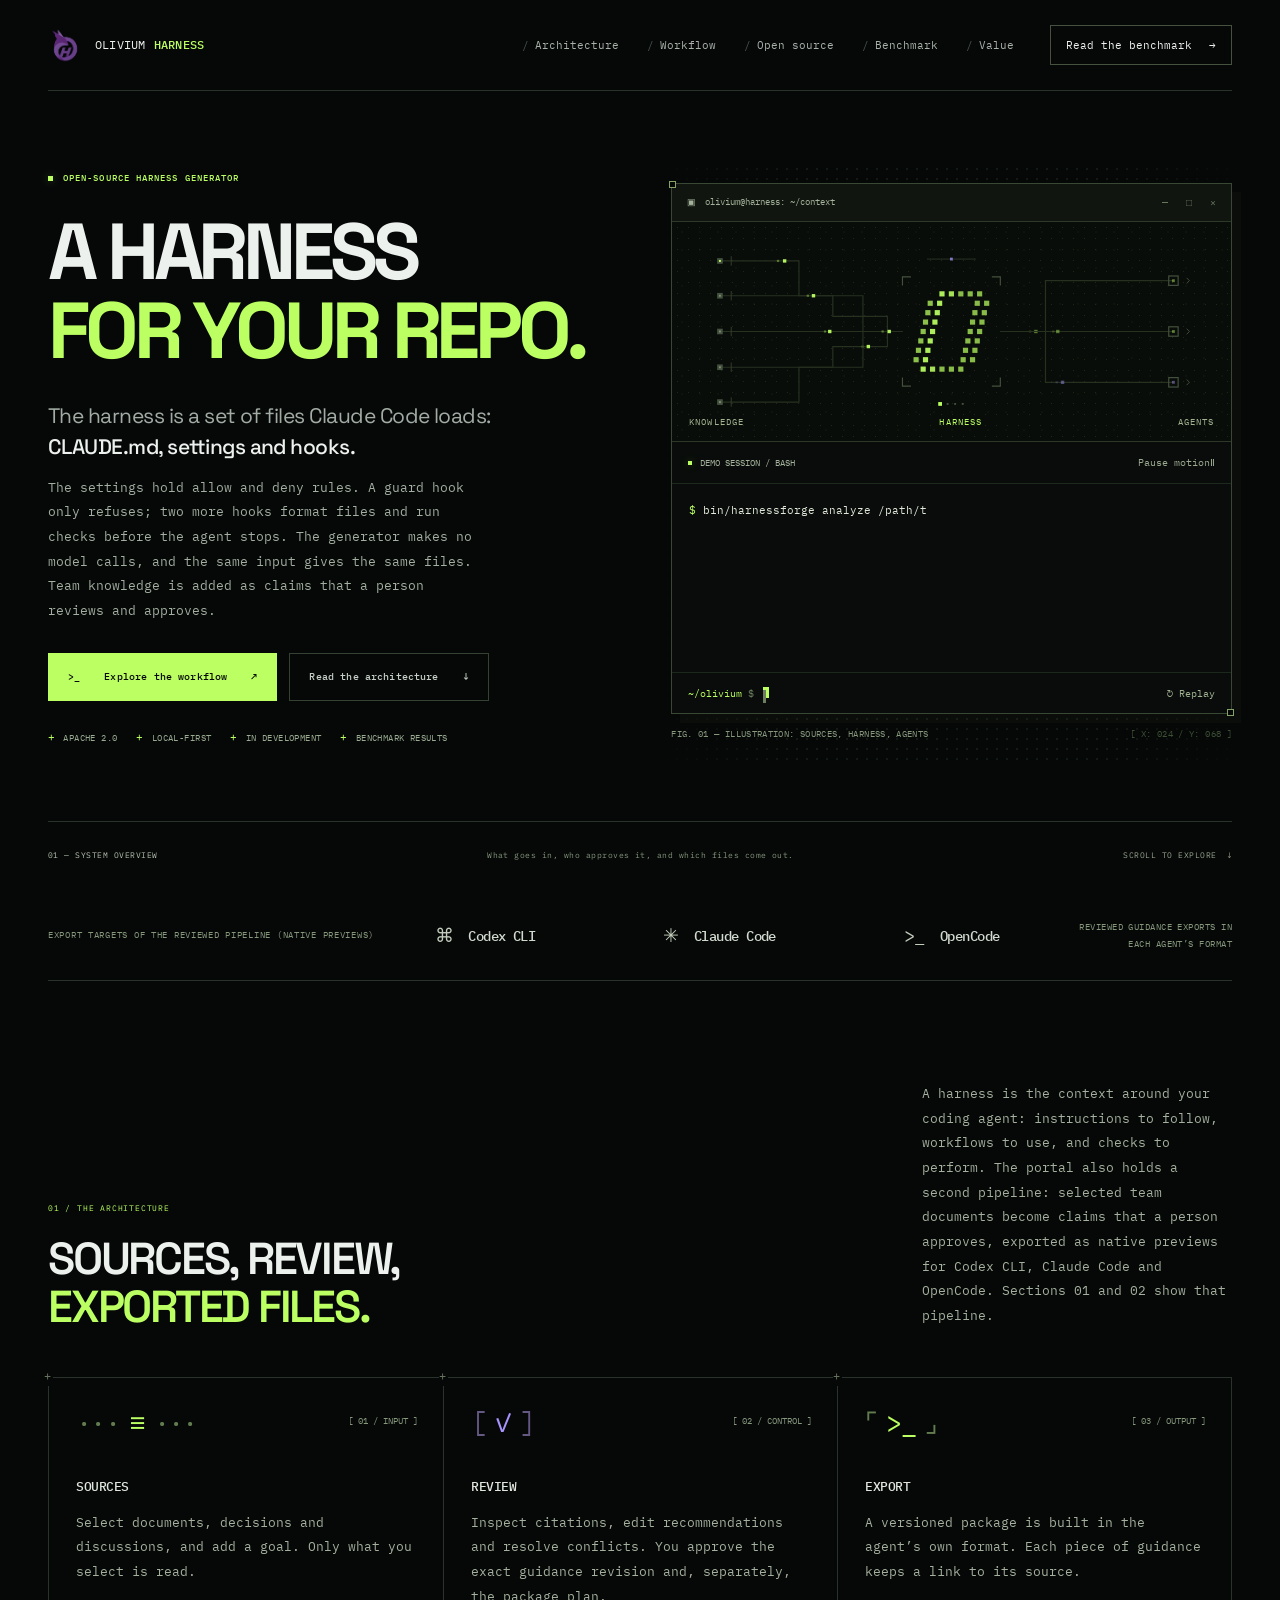
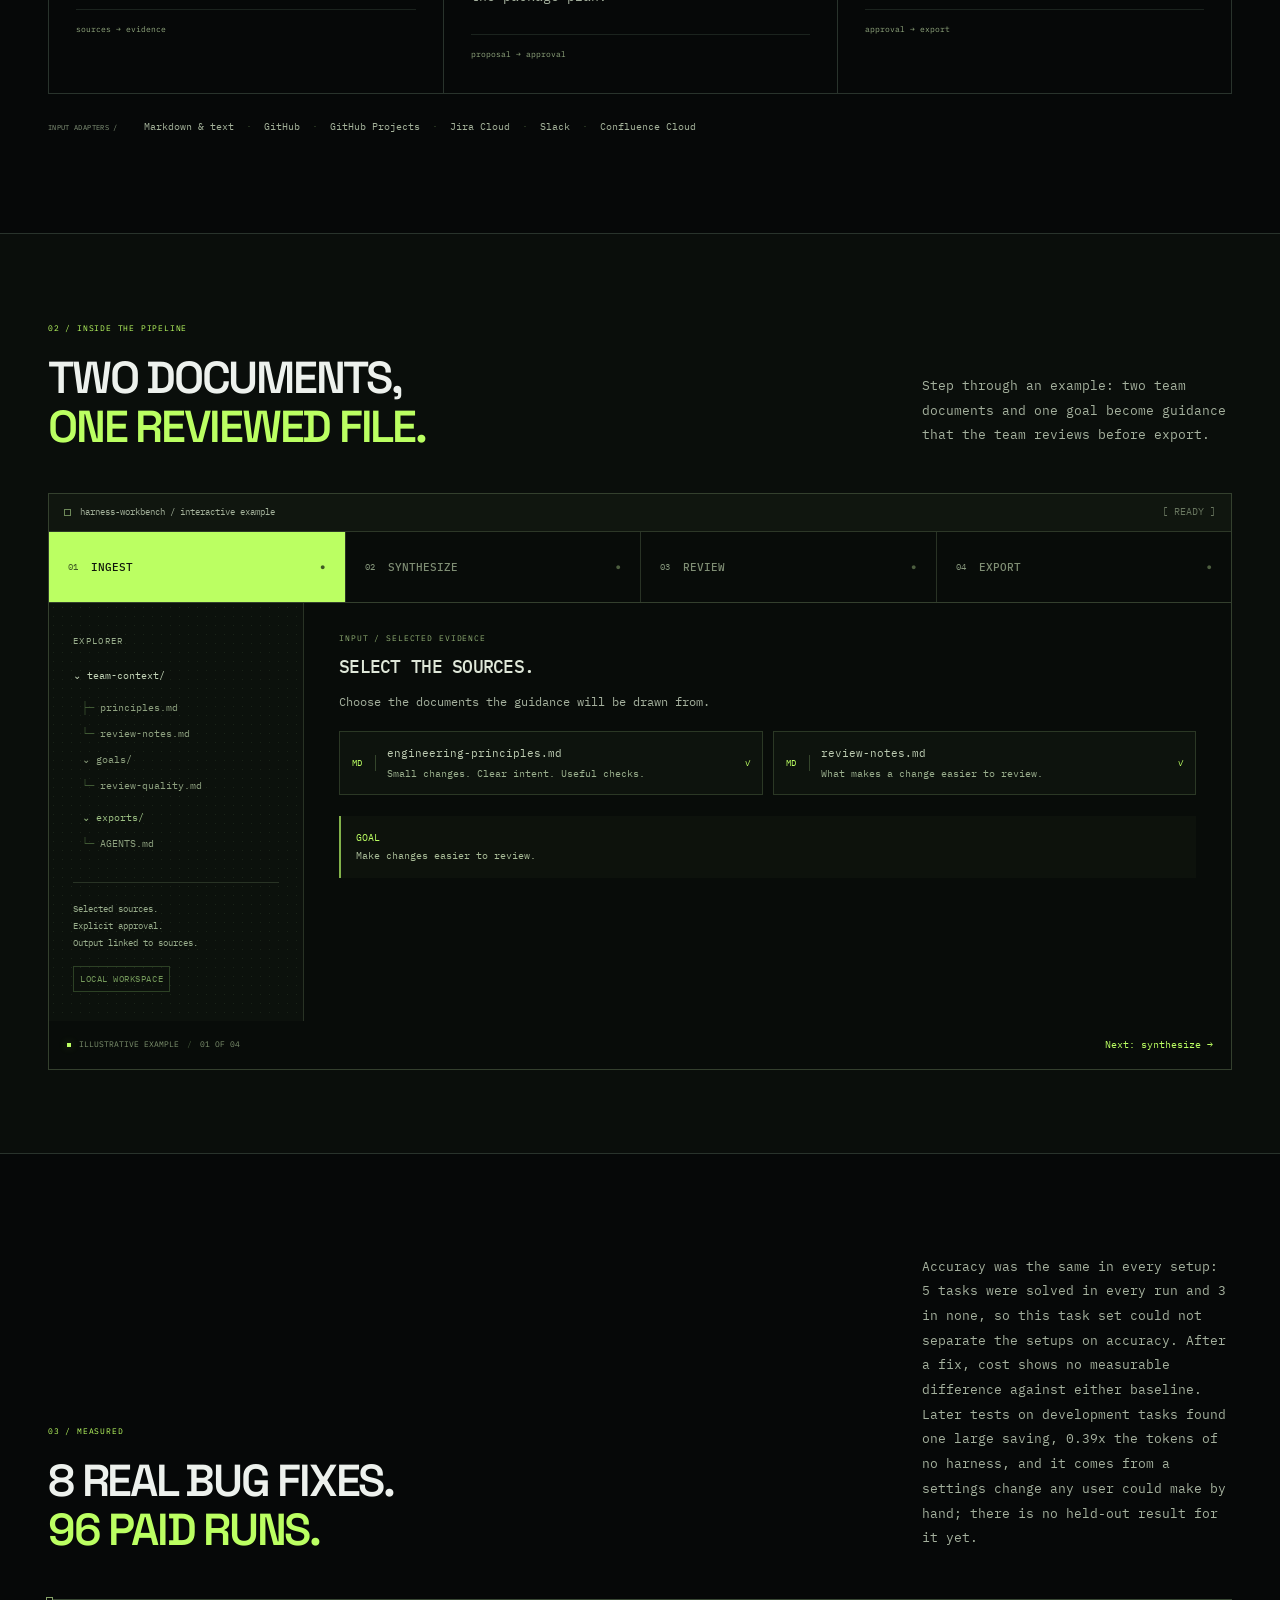
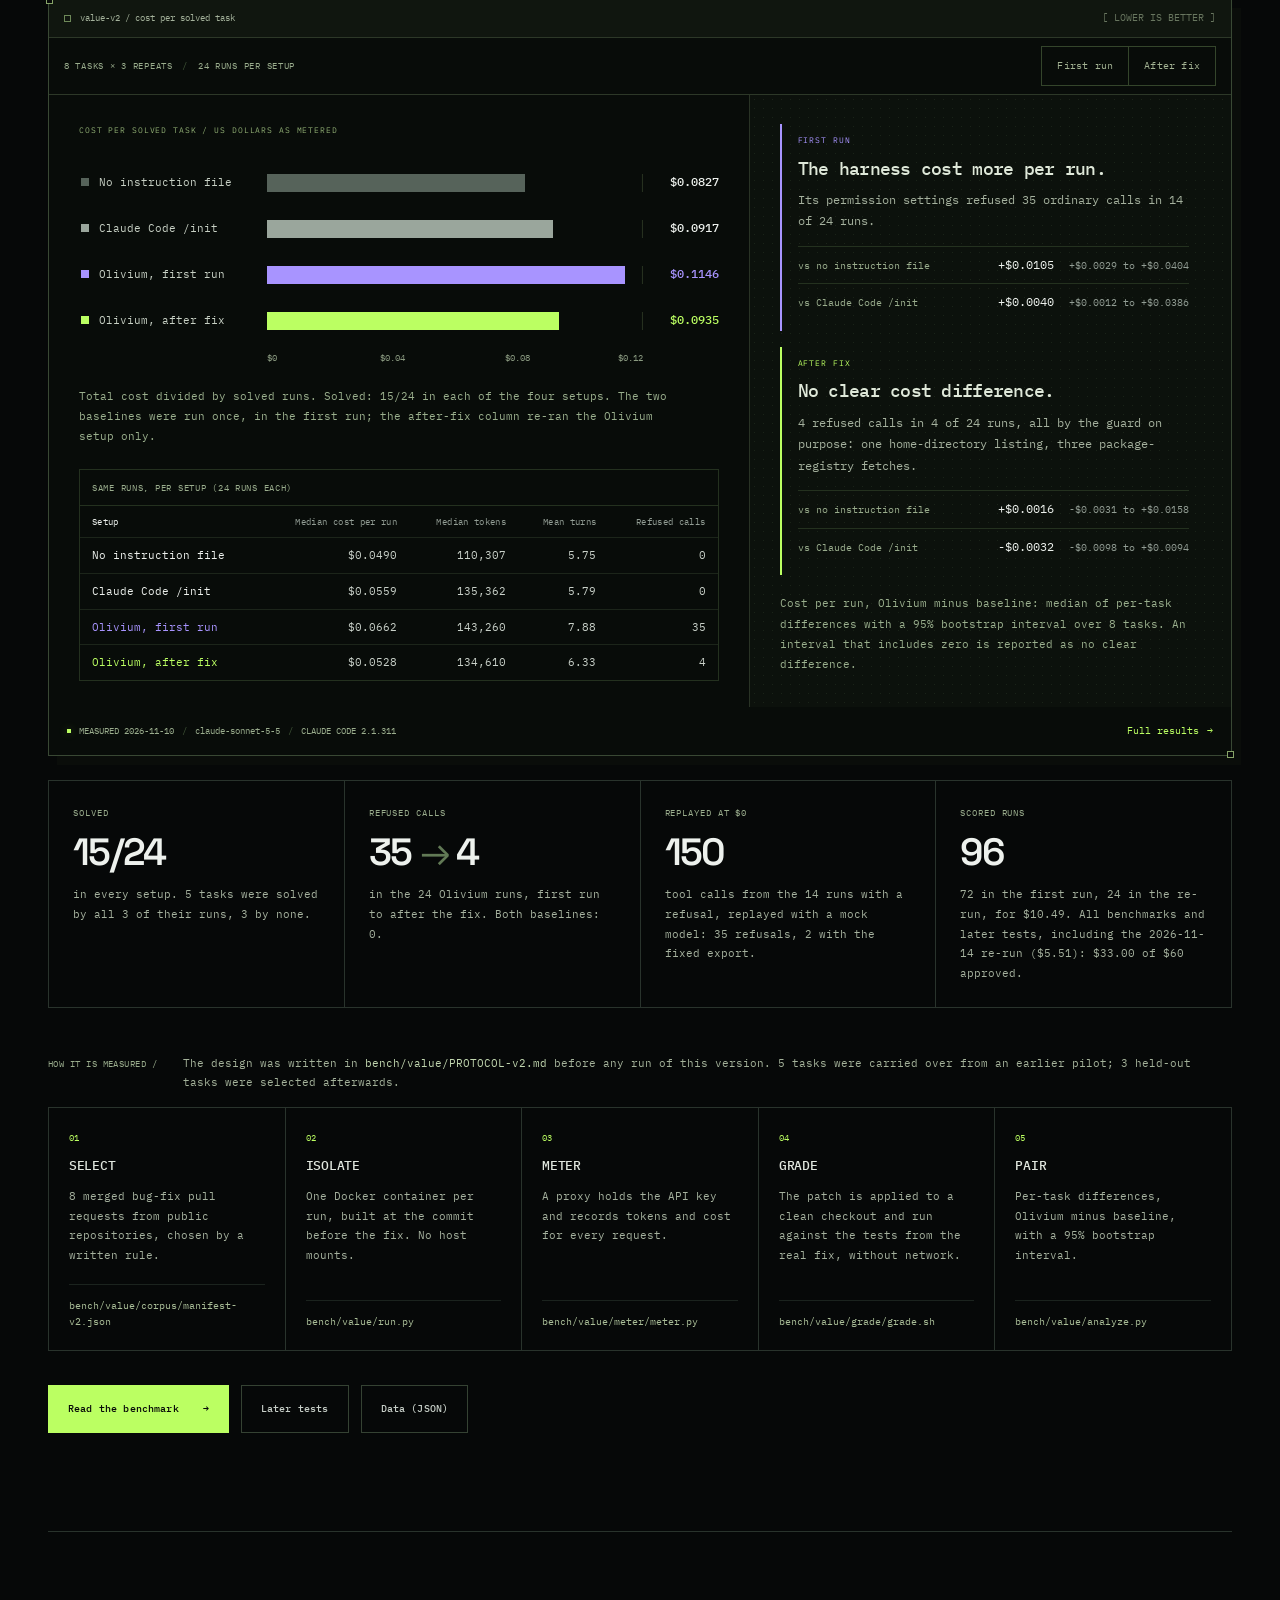
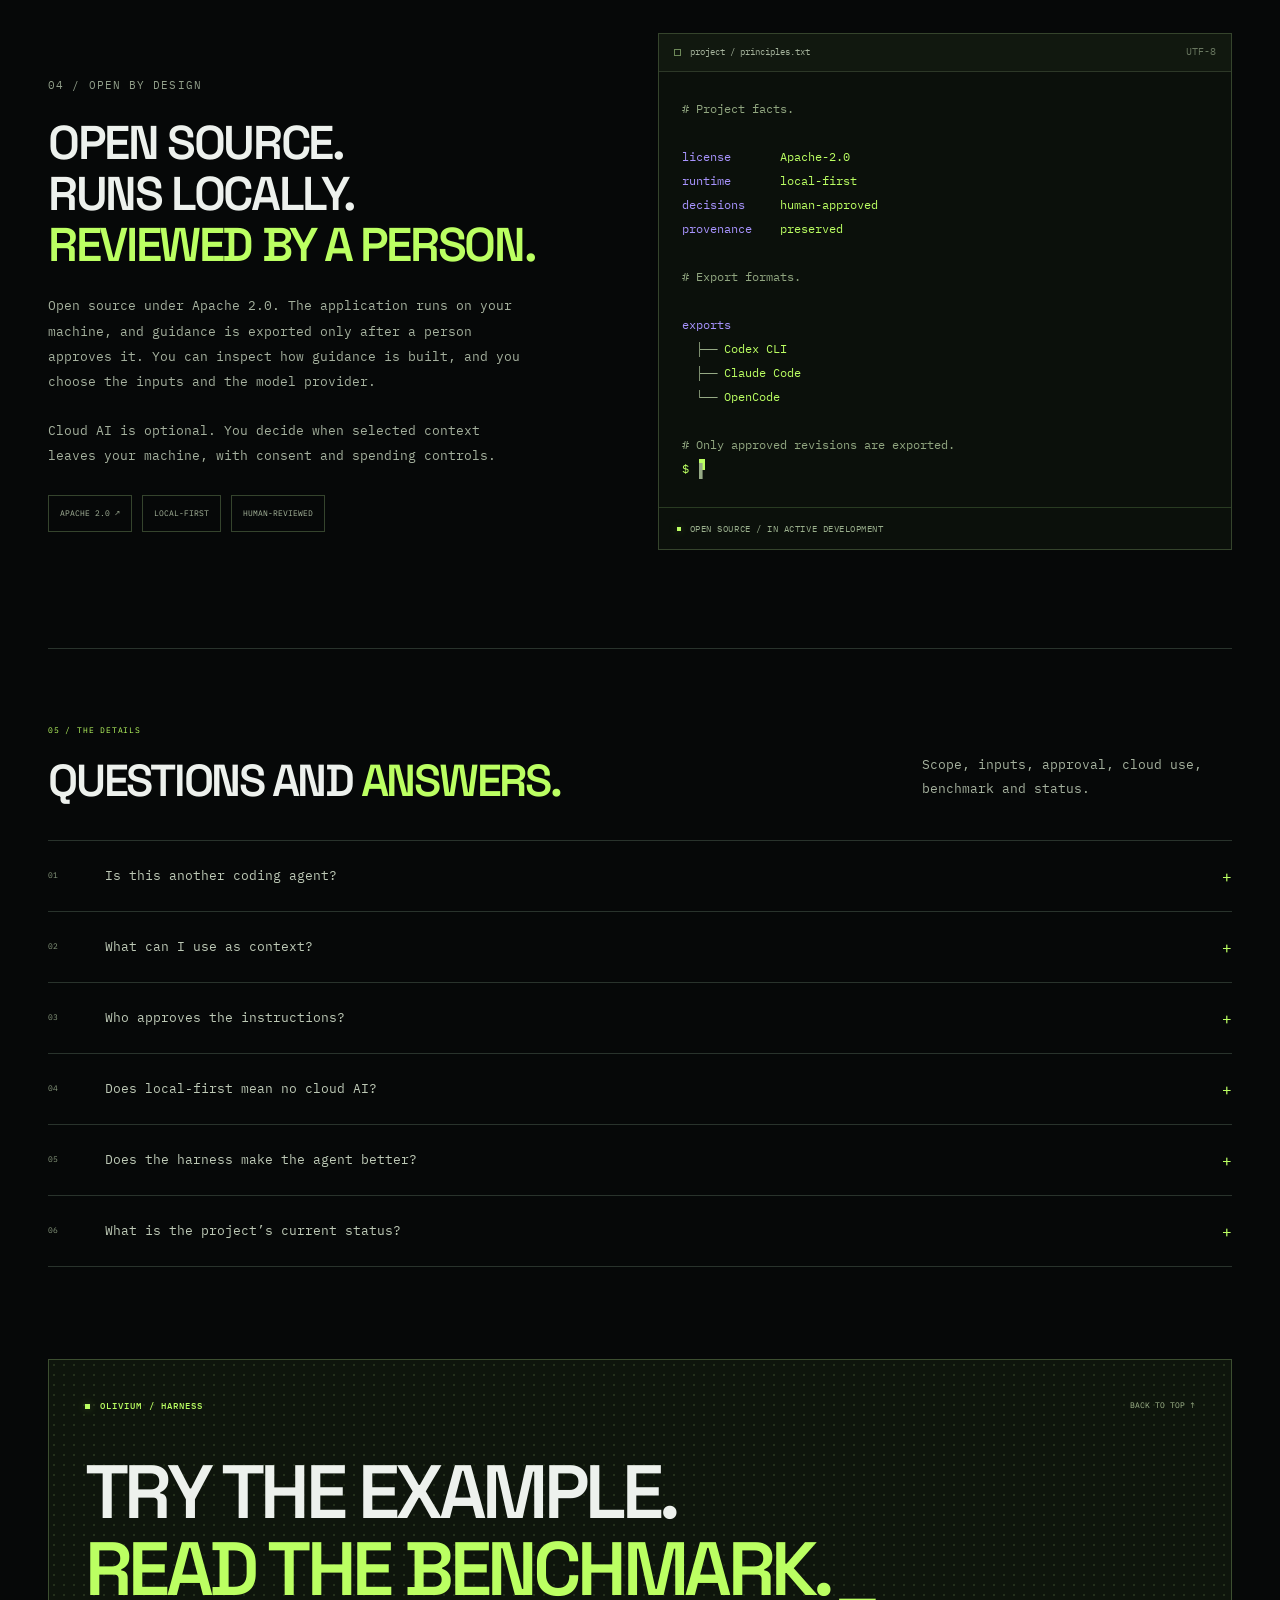
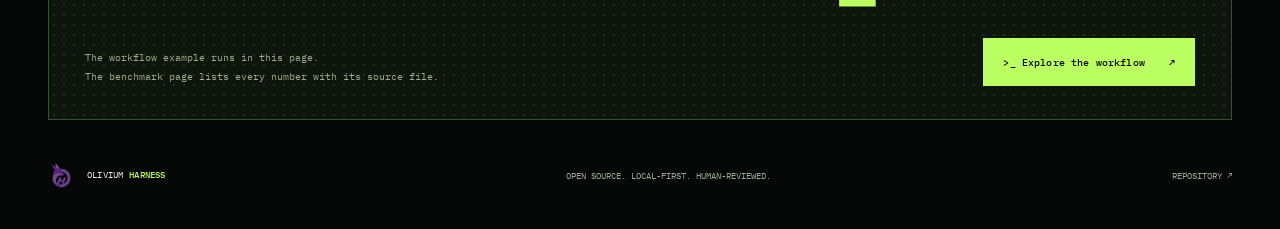
<file: index.html>
<!doctype html>
<html lang="en">
<head>
  <meta charset="utf-8">
  <meta name="viewport" content="width=device-width, initial-scale=1">
  <meta name="theme-color" content="#060808">
  <title>Olivium Harness: a Claude Code harness written from a git repository</title>
  <meta name="description" content="Olivium Harness reads a git repository and writes a Claude Code harness: CLAUDE.md, settings with allow and deny rules, a guard hook that only refuses, and format and before-stop hooks. No model calls. Apache 2.0.">
  <meta property="og:title" content="Olivium Harness: a Claude Code harness written from a git repository">
  <meta property="og:description" content="Reads a git repository and writes CLAUDE.md, settings and hooks for Claude Code. No model calls; the same input gives the same files. Open source, runs locally.">
  <meta property="og:type" content="website">
  <link rel="canonical" href="https://oudaykhaled.github.io/olivium-harness-site/">
  <meta property="og:url" content="https://oudaykhaled.github.io/olivium-harness-site/">
  <meta property="og:image" content="https://oudaykhaled.github.io/olivium-harness-site/assets/olivium-harness.png">
  <link rel="icon" type="image/png" href="assets/olivium-harness.png">
  <link rel="stylesheet" href="styles.css">
  <script src="motion.js" defer></script>
  <script src="app.js" defer></script>
</head>
<body>
  <a class="skip-link" href="#main">Skip to content</a>
  <header class="site-header shell">
    <a class="brand" href="#top" aria-label="Olivium Harness home"><img src="assets/olivium-harness.png" alt="" width="38" height="42"><span class="brand-text">OLIVIUM<strong>HARNESS</strong></span></a>
    <nav class="main-nav" aria-label="Main navigation"><a href="#architecture">Architecture</a><a href="#workflow">Workflow</a><a href="#open-source">Open source</a><a href="benchmark.html">Benchmark</a><a href="value.html">Value</a></nav>
    <a class="header-cta" href="benchmark.html">Read the benchmark <span aria-hidden="true">→</span></a>
  </header>
  <main id="main">
    <section class="hero shell" id="top" aria-labelledby="hero-title">
      <div class="hero-copy">
        <p class="eyebrow"><span class="live-dot" aria-hidden="true"></span> OPEN-SOURCE HARNESS GENERATOR</p>
        <h1 id="hero-title">A HARNESS<br><span>FOR YOUR REPO.</span></h1>
        <p class="hero-description">The harness is a set of files Claude Code loads: <strong>CLAUDE.md, settings and hooks.</strong></p>
        <p class="hero-support">The settings hold allow and deny rules. A guard hook only refuses; two more hooks format files and run checks before the agent stops. The generator makes no model calls, and the same input gives the same files. Team knowledge is added as claims that a person reviews and approves.</p>
        <div class="hero-actions"><a class="btn btn-primary" href="#workflow"><span aria-hidden="true">&gt;_</span> Explore the workflow <span aria-hidden="true">↗</span></a><a class="btn btn-ghost" href="#architecture">Read the architecture <span aria-hidden="true">↓</span></a></div>
        <div class="hero-meta"><a href="https://www.apache.org/licenses/LICENSE-2.0" target="_blank" rel="noopener noreferrer">APACHE 2.0 <span class="sr-only">license (opens in a new tab)</span></a><span>LOCAL-FIRST</span><span>IN DEVELOPMENT</span><a href="benchmark.html">BENCHMARK RESULTS</a></div>
      </div>
      <div class="hero-visual">
        <div class="machine-window">
          <div class="window-bar"><span class="window-title"><span aria-hidden="true">▣</span> olivium@harness: ~/context</span><span class="window-controls" aria-hidden="true">— &nbsp; □ &nbsp; ×</span></div>
          <div class="signal-field"><canvas id="signal-canvas" aria-hidden="true"></canvas><div class="signal-labels" aria-hidden="true"><span>KNOWLEDGE</span><span>HARNESS</span><span>AGENTS</span></div><span class="sr-only">An animated dot matrix gathers knowledge into an italic O monogram and routes it to three coding agents. Illustration only.</span></div>
          <div class="terminal"><div class="terminal-toolbar"><span><span class="live-dot" aria-hidden="true"></span> DEMO SESSION / BASH</span><button id="motion-toggle" type="button" aria-pressed="false">Pause motion <span aria-hidden="true">Ⅱ</span></button></div>
            <div class="terminal-log" id="hero-log" aria-label="Animated example session" role="img"></div>
            <div class="terminal-command"><span><span class="prompt">~/olivium</span> $ <span class="cursor" aria-hidden="true">▌</span></span><button id="replay-terminal" type="button">↻ Replay</button></div>
          </div>
        </div>
        <div class="visual-caption"><span>FIG. 01 — ILLUSTRATION: SOURCES, HARNESS, AGENTS</span><span class="visual-coordinate" aria-hidden="true">[ X: 024 / Y: 068 ]</span></div>
      </div>
    </section>
    <div class="hero-bottom shell"><span>01 — SYSTEM OVERVIEW</span><p>What goes in, who approves it, and which files come out.</p><a href="#architecture" aria-label="Scroll to architecture">SCROLL TO EXPLORE <span aria-hidden="true">↓</span></a></div>
    <div class="runtime-strip shell"><span class="label">EXPORT TARGETS OF THE REVIEWED PIPELINE (NATIVE PREVIEWS)</span><div class="runtime-names"><span><i aria-hidden="true">⌘</i> Codex CLI</span><span><i aria-hidden="true">✳</i> Claude Code</span><span><i aria-hidden="true">&gt;_</i> OpenCode</span></div><span class="runtime-note">REVIEWED GUIDANCE EXPORTS IN EACH AGENT’S FORMAT</span></div>

    <section class="section shell" id="architecture" aria-labelledby="architecture-title">
      <div class="section-top"><div><p class="section-index">01 / THE ARCHITECTURE</p><h2 id="architecture-title">SOURCES, REVIEW,<br><span>EXPORTED FILES.</span></h2></div><p>A harness is the context around your coding agent: instructions to follow, workflows to use, and checks to perform. The portal also holds a second pipeline: selected team documents become claims that a person approves, exported as native previews for Codex CLI, Claude Code and OpenCode. Sections 01 and 02 show that pipeline.</p></div>
      <div class="architecture-grid">
        <article class="arch-cell"><div class="arch-symbol" aria-hidden="true"><span>···</span><b>≡</b><span>···</span></div><span class="arch-index">[ 01 / INPUT ]</span><h3>SOURCES</h3><p>Select documents, decisions and discussions, and add a goal. Only what you select is read.</p><span class="code-tag">sources → evidence</span></article>
        <article class="arch-cell"><div class="arch-symbol" aria-hidden="true"><span>[</span><b>✓</b><span>]</span></div><span class="arch-index">[ 02 / CONTROL ]</span><h3>REVIEW</h3><p>Inspect citations, edit recommendations and resolve conflicts. You approve the exact guidance revision and, separately, the package plan.</p><span class="code-tag">proposal → approval</span></article>
        <article class="arch-cell"><div class="arch-symbol" aria-hidden="true"><span>⌜</span><b>&gt;_</b><span>⌟</span></div><span class="arch-index">[ 03 / OUTPUT ]</span><h3>EXPORT</h3><p>A versioned package is built in the agent’s own format. Each piece of guidance keeps a link to its source.</p><span class="code-tag">approval → export</span></article>
      </div>
      <div class="context-sources"><span>INPUT ADAPTERS /</span><p>Markdown & text <i>·</i> GitHub <i>·</i> GitHub Projects <i>·</i> Jira Cloud <i>·</i> Slack <i>·</i> Confluence Cloud</p></div>
    </section>

    <section class="pipeline-section" id="workflow" aria-labelledby="workflow-title"><div class="shell">
      <div class="section-top"><div><p class="section-index">02 / INSIDE THE PIPELINE</p><h2 id="workflow-title">TWO DOCUMENTS,<br><span>ONE REVIEWED FILE.</span></h2></div><p>Step through an example: two team documents and one goal become guidance that the team reviews before export.</p></div>
      <div class="pipeline-console"><div class="window-bar"><span class="window-title">harness-workbench / interactive example</span><span class="window-controls" aria-hidden="true">[ READY ]</span></div>
        <div class="pipeline-tabs" role="group" aria-label="Workflow stages"><button class="step active" data-step="0" aria-pressed="true" aria-controls="demo-panel"><span class="step-index">01</span><span class="step-label">INGEST</span><span class="step-status" aria-hidden="true">●</span></button><button class="step" data-step="1" aria-pressed="false" aria-controls="demo-panel"><span class="step-index">02</span><span class="step-label">SYNTHESIZE</span><span class="step-status" aria-hidden="true">●</span></button><button class="step" data-step="2" aria-pressed="false" aria-controls="demo-panel"><span class="step-index">03</span><span class="step-label">REVIEW</span><span class="step-status" aria-hidden="true">●</span></button><button class="step" data-step="3" aria-pressed="false" aria-controls="demo-panel"><span class="step-index">04</span><span class="step-label">EXPORT</span><span class="step-status" aria-hidden="true">●</span></button></div>
        <div class="pipeline-body"><aside class="pipeline-sidebar" aria-label="Example workspace"><p class="sidebar-title">EXPLORER</p><div class="file-tree"><div class="tree-item">⌄ team-context/</div><div class="tree-item tree-indent"><span aria-hidden="true">├─</span> principles.md</div><div class="tree-item tree-indent"><span aria-hidden="true">└─</span> review-notes.md</div><div class="tree-item">⌄ goals/</div><div class="tree-item tree-indent"><span aria-hidden="true">└─</span> review-quality.md</div><div class="tree-item tree-export">⌄ exports/</div><div class="tree-item tree-indent" id="tree-output"><span>└─</span> AGENTS.md</div></div><p class="sidebar-note">Selected sources.<br>Explicit approval.<br>Output linked to sources.</p><span class="sidebar-badge">LOCAL WORKSPACE</span></aside><div class="pipeline-detail" id="demo-panel" role="region" aria-label="Workflow example" aria-live="polite"></div></div>
        <div class="console-footer"><span><span class="live-dot" aria-hidden="true"></span> ILLUSTRATIVE EXAMPLE <i aria-hidden="true">/</i> <span id="stage-count">01 OF 04</span></span><button id="next-step" type="button">Next: synthesize <span aria-hidden="true">→</span></button></div>
      </div>
    </div></section>

    <section class="section shell bench-section" id="benchmark" aria-labelledby="benchmark-title">
      <div class="section-top"><div><p class="section-index">03 / MEASURED</p><h2 id="benchmark-title">8 REAL BUG FIXES.<br><span>96 PAID RUNS.</span></h2></div><p>Accuracy was the same in every setup: 5 tasks were solved in every run and 3 in none, so this task set could not separate the setups on accuracy. After a fix, cost shows no measurable difference against either baseline. Later tests on development tasks found one large saving, 0.39x the tokens of no harness, and it comes from a settings change any user could make by hand; there is no held-out result for it yet.</p></div>
      <div class="machine-window bench-window" id="bench-chart">
        <div class="window-bar"><span class="window-title">value-v2 / cost per solved task</span><span class="window-controls" aria-hidden="true">[ LOWER IS BETTER ]</span></div>
        <div class="bench-toolbar"><span>8 TASKS × 3 REPEATS <i aria-hidden="true">/</i> 24 RUNS PER SETUP</span><div class="bench-toggle" id="bench-toggle" role="group" aria-label="Olivium run to highlight" hidden><button type="button" data-run="first" aria-pressed="false">First run</button><button type="button" data-run="after" aria-pressed="false">After fix</button></div></div>
        <div class="bench-body">
          <div class="bench-plot">
            <p class="panel-kicker">COST PER SOLVED TASK / US DOLLARS AS METERED</p>
            <ul class="bench-bars">
              <li class="bench-bar" data-setup="none"><span class="bench-label"><i class="bench-key" aria-hidden="true"></i>No instruction file</span><span class="bench-track" aria-hidden="true"><span class="bench-fill" style="width:68.9%"></span></span><span class="bench-value">$0.0827</span></li>
              <li class="bench-bar" data-setup="generic"><span class="bench-label"><i class="bench-key" aria-hidden="true"></i>Claude Code /init</span><span class="bench-track" aria-hidden="true"><span class="bench-fill" style="width:76.4%"></span></span><span class="bench-value">$0.0917</span></li>
              <li class="bench-bar" data-setup="first"><span class="bench-label"><i class="bench-key" aria-hidden="true"></i>Olivium, first run</span><span class="bench-track" aria-hidden="true"><span class="bench-fill" style="width:95.5%"></span></span><span class="bench-value">$0.1146</span></li>
              <li class="bench-bar" data-setup="after"><span class="bench-label"><i class="bench-key" aria-hidden="true"></i>Olivium, after fix</span><span class="bench-track" aria-hidden="true"><span class="bench-fill" style="width:77.9%"></span></span><span class="bench-value">$0.0935</span></li>
            </ul>
            <div class="bench-axis" aria-hidden="true"><span></span><div><span>$0</span><span>$0.04</span><span>$0.08</span><span>$0.12</span></div><span></span></div>
            <p class="panel-note">Total cost divided by solved runs. Solved: 15/24 in each of the four setups. The two baselines were run once, in the first run; the after-fix column re-ran the Olivium setup only.</p>
            <p class="bench-scroll-hint">The table scrolls sideways.</p>
            <div class="bench-table-wrap" tabindex="0" role="region" aria-label="Per-setup results table">
              <table class="bench-table">
                <caption>Same runs, per setup (24 runs each)</caption>
                <thead><tr><th scope="col">Setup</th><th scope="col">Median cost per run</th><th scope="col">Median tokens</th><th scope="col">Mean turns</th><th scope="col">Refused calls</th></tr></thead>
                <tbody>
                  <tr data-setup="none"><th scope="row">No instruction file</th><td>$0.0490</td><td>110,307</td><td>5.75</td><td>0</td></tr>
                  <tr data-setup="generic"><th scope="row">Claude Code /init</th><td>$0.0559</td><td>135,362</td><td>5.79</td><td>0</td></tr>
                  <tr data-setup="first"><th scope="row">Olivium, first run</th><td>$0.0662</td><td>143,260</td><td>7.88</td><td>35</td></tr>
                  <tr data-setup="after"><th scope="row">Olivium, after fix</th><td>$0.0528</td><td>134,610</td><td>6.33</td><td>4</td></tr>
                </tbody>
              </table>
            </div>
          </div>
          <div class="bench-verdicts" id="bench-verdicts">
            <div class="bench-verdict" data-run="first">
              <p class="panel-kicker">FIRST RUN</p>
              <h3 class="panel-title">The harness cost more per run.</h3>
              <p class="bench-line">Its permission settings refused 35 ordinary calls in 14 of 24 runs.</p>
              <dl class="bench-delta"><div><dt>vs no instruction file</dt><dd>+$0.0105 <small>+$0.0029 to +$0.0404</small></dd></div><div><dt>vs Claude Code /init</dt><dd>+$0.0040 <small>+$0.0012 to +$0.0386</small></dd></div></dl>
            </div>
            <div class="bench-verdict" data-run="after">
              <p class="panel-kicker">AFTER FIX</p>
              <h3 class="panel-title">No clear cost difference.</h3>
              <p class="bench-line">4 refused calls in 4 of 24 runs, all by the guard on purpose: one home-directory listing, three package-registry fetches.</p>
              <dl class="bench-delta"><div><dt>vs no instruction file</dt><dd>+$0.0016 <small>-$0.0031 to +$0.0158</small></dd></div><div><dt>vs Claude Code /init</dt><dd>-$0.0032 <small>-$0.0098 to +$0.0094</small></dd></div></dl>
            </div>
            <p class="panel-note">Cost per run, Olivium minus baseline: median of per-task differences with a 95% bootstrap interval over 8 tasks. An interval that includes zero is reported as no clear difference.</p>
          </div>
        </div>
        <div class="console-footer"><span><span class="live-dot" aria-hidden="true"></span> MEASURED 2026-11-10 <i aria-hidden="true">/</i> claude-sonnet-5-5 <i aria-hidden="true">/</i> CLAUDE CODE 2.1.311</span><a href="benchmark.html#results">Full results <span aria-hidden="true">→</span></a></div>
      </div>
      <dl class="bench-stats">
        <div><dt>SOLVED</dt><dd><span class="bench-num">15/24</span><span class="bench-note">in every setup. 5 tasks were solved by all 3 of their runs, 3 by none.</span></dd></div>
        <div><dt>REFUSED CALLS</dt><dd><span class="bench-num">35 <i aria-hidden="true">→</i><span class="sr-only">to</span> 4</span><span class="bench-note">in the 24 Olivium runs, first run to after the fix. Both baselines: 0.</span></dd></div>
        <div><dt>REPLAYED AT $0</dt><dd><span class="bench-num">150</span><span class="bench-note">tool calls from the 14 runs with a refusal, replayed with a mock model: 35 refusals, 2 with the fixed export.</span></dd></div>
        <div><dt>SCORED RUNS</dt><dd><span class="bench-num">96</span><span class="bench-note">72 in the first run, 24 in the re-run, for $10.49. All benchmarks and later tests, including the 2026-11-14 re-run ($5.51): $33.00 of $60 approved.</span></dd></div>
      </dl>
      <div class="bench-method">
        <div class="context-sources"><span>HOW IT IS MEASURED /</span><p>The design was written in <code>bench/value/PROTOCOL-v2.md</code> before any run of this version. 5 tasks were carried over from an earlier pilot; 3 held-out tasks were selected afterwards.</p></div>
        <ol class="bench-steps">
          <li><span class="bench-step-index">01</span><h3>SELECT</h3><p>8 merged bug-fix pull requests from public repositories, chosen by a written rule.</p><code class="code-tag">bench/value/corpus/manifest-v2.json</code></li>
          <li><span class="bench-step-index">02</span><h3>ISOLATE</h3><p>One Docker container per run, built at the commit before the fix. No host mounts.</p><code class="code-tag">bench/value/run.py</code></li>
          <li><span class="bench-step-index">03</span><h3>METER</h3><p>A proxy holds the API key and records tokens and cost for every request.</p><code class="code-tag">bench/value/meter/meter.py</code></li>
          <li><span class="bench-step-index">04</span><h3>GRADE</h3><p>The patch is applied to a clean checkout and run against the tests from the real fix, without network.</p><code class="code-tag">bench/value/grade/grade.sh</code></li>
          <li><span class="bench-step-index">05</span><h3>PAIR</h3><p>Per-task differences, Olivium minus baseline, with a 95% bootstrap interval.</p><code class="code-tag">bench/value/analyze.py</code></li>
        </ol>
      </div>
      <div class="hero-actions bench-actions"><a class="btn btn-primary" href="benchmark.html">Read the benchmark <span aria-hidden="true">→</span></a><a class="btn btn-ghost" href="benchmark.html#later-tests">Later tests</a><a class="btn btn-ghost" href="assets/bench/data.json">Data (JSON)</a></div>
    </section>

    <section class="section shell" id="open-source" aria-labelledby="opensource-title"><div class="opensource-layout"><div class="opensource-copy"><p class="section-index">04 / OPEN BY DESIGN</p><h2 id="opensource-title">OPEN SOURCE.<br>RUNS LOCALLY.<br><span>REVIEWED BY A PERSON.</span></h2><p>Open source under Apache 2.0. The application runs on your machine, and guidance is exported only after a person approves it. You can inspect how guidance is built, and you choose the inputs and the model provider.</p><p>Cloud AI is optional. You decide when selected context leaves your machine, with consent and spending controls.</p><div class="license-tags"><a href="https://www.apache.org/licenses/LICENSE-2.0" target="_blank" rel="noopener noreferrer">APACHE 2.0 ↗<span class="sr-only"> (opens in a new tab)</span></a><span>LOCAL-FIRST</span><span>HUMAN-REVIEWED</span></div></div><div class="source-window"><div class="window-bar"><span class="window-title">project / principles.txt</span><span class="window-controls" aria-hidden="true">UTF-8</span></div><pre class="source-code"><span class="code-comment"># Project facts.</span>

<span class="code-key">license</span>       <span class="code-value">Apache-2.0</span>
<span class="code-key">runtime</span>       <span class="code-value">local-first</span>
<span class="code-key">decisions</span>     <span class="code-value">human-approved</span>
<span class="code-key">provenance</span>    <span class="code-value">preserved</span>

<span class="code-comment"># Export formats.</span>

<span class="code-key">exports</span>
  ├── <span class="code-value">Codex CLI</span>
  ├── <span class="code-value">Claude Code</span>
  └── <span class="code-value">OpenCode</span>

<span class="code-comment"># Only approved revisions are exported.</span>
<span class="code-prompt">$</span> <span class="cursor" aria-hidden="true">▌</span></pre><div class="source-footer"><span class="live-dot" aria-hidden="true"></span> OPEN SOURCE / IN ACTIVE DEVELOPMENT</div></div></div></section>

    <section class="faq-section shell" id="faq" aria-labelledby="faq-title"><div class="section-top"><div><p class="section-index">05 / THE DETAILS</p><h2 id="faq-title">QUESTIONS AND <span>ANSWERS.</span></h2></div><p>Scope, inputs, approval, cloud use, benchmark and status.</p></div><div class="faq-list">
      <details><summary><span class="faq-number">01</span> Is this another coding agent?<span class="faq-plus" aria-hidden="true">+</span></summary><p>No. Olivium Harness builds the instructions, settings and checks around your agent. The generator writes a Claude Code harness from a git repository. The reviewed pipeline exports approved guidance as native previews for Codex CLI, Claude Code and OpenCode.</p></details>
      <details><summary><span class="faq-number">02</span> What can I use as context?<span class="faq-plus" aria-hidden="true">+</span></summary><p>For the generator: a local git repository, its files and history. For the reviewed pipeline: selected Markdown or text documents; GitHub metadata, issues, pull-request descriptions and reviews; GitHub Projects; Jira Cloud issues; Slack threads; and Confluence Cloud pages. GitHub imports in that pipeline do not currently ingest repository source files. Current cross-source analysis uses two to four selected documents and one saved goal.</p></details>
      <details><summary><span class="faq-number">03</span> Who approves the instructions?<span class="faq-plus" aria-hidden="true">+</span></summary><p>You do. Recommendations include supporting evidence for review. You can edit, reject, and resolve conflicts before approving an exact revision. The package plan requires a separate approval before the harness is built.</p></details>
      <details><summary><span class="faq-number">04</span> Does local-first mean no cloud AI?<span class="faq-plus" aria-hidden="true">+</span></summary><p>Cloud AI is optional. If you choose a cloud model provider, selected context can leave your machine with your consent. Provider access and spending are controlled explicitly.</p></details>
      <details><summary><span class="faq-number">05</span> Does the harness make the agent better?<span class="faq-plus" aria-hidden="true">+</span></summary><p>Not measurably, in the one benchmark so far (one model, one agent, a first run and a re-run after a fix). On 8 real bug-fix tasks with claude-sonnet-5-5 and Claude Code 2.1.311, the agent solved 15 of 24 runs with no instruction file, with Claude Code’s <code>/init</code>, and with an Olivium harness. The first run cost more, because the harness’s own permission settings refused 35 ordinary calls. After a fix there is no clear cost difference against either baseline. Eight tasks, one model and one agent can show a direction or a problem; they cannot prove a general effect. <a href="benchmark.html">Read the benchmark</a>.</p></details>
      <details><summary><span class="faq-number">06</span> What is the project’s current status?<span class="faq-plus" aria-hidden="true">+</span></summary><p>Olivium Harness is an open-source tool under Apache 2.0, in active development. The source is on GitHub, linked in the footer. A public product release is not yet available. The animations on this page are illustrative. Export support is separate from validation of an agent’s live runtime.</p></details>
    </div></section>

    <section class="closing shell"><div class="closing-top"><p class="eyebrow"><span class="live-dot" aria-hidden="true"></span> OLIVIUM / HARNESS</p><a href="#top">BACK TO TOP ↑</a></div><h2>TRY THE EXAMPLE.<br><span>READ THE BENCHMARK.</span><span class="closing-cursor" aria-hidden="true">_</span></h2><div class="closing-bottom"><p>The workflow example runs in this page.<br>The <a href="benchmark.html">benchmark page</a> lists every number with its source file.</p><a class="btn btn-primary" href="#workflow" id="restart-example">&gt;_ Explore the workflow <span aria-hidden="true">↗</span></a></div></section>
  </main>
  <footer class="site-footer shell"><a class="brand" href="#top"><img src="assets/olivium-harness.png" alt="" width="26" height="30"><span class="brand-text">OLIVIUM<strong>HARNESS</strong></span></a><p>OPEN SOURCE. LOCAL-FIRST. HUMAN-REVIEWED.</p><a href="https://github.com/oudaykhaled/olivium-harness" target="_blank" rel="noopener noreferrer" >REPOSITORY ↗<span class="sr-only"> (opens in a new tab)</span></a></footer>
  <noscript><p class="noscript-note">Enable JavaScript to explore the animated example. Product information and the manual remain available above.</p></noscript>
</body>
</html>
</file>
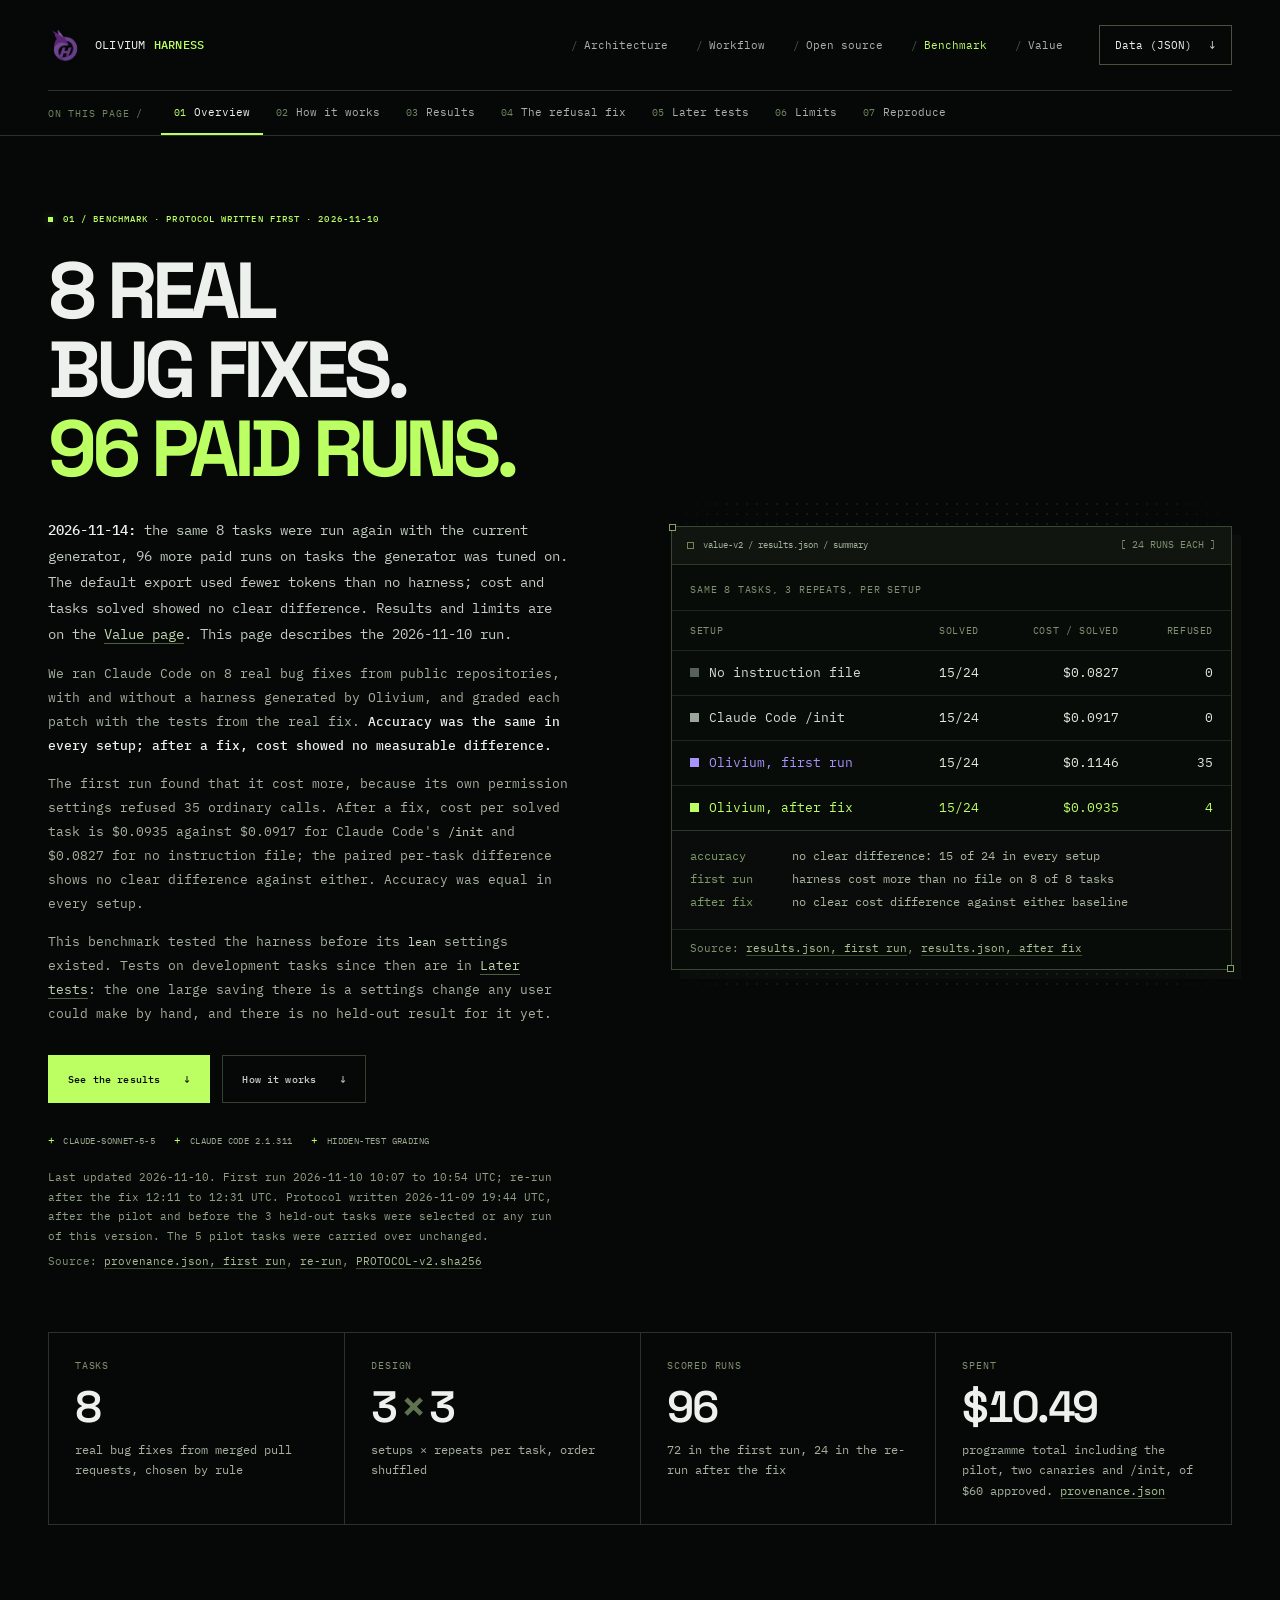
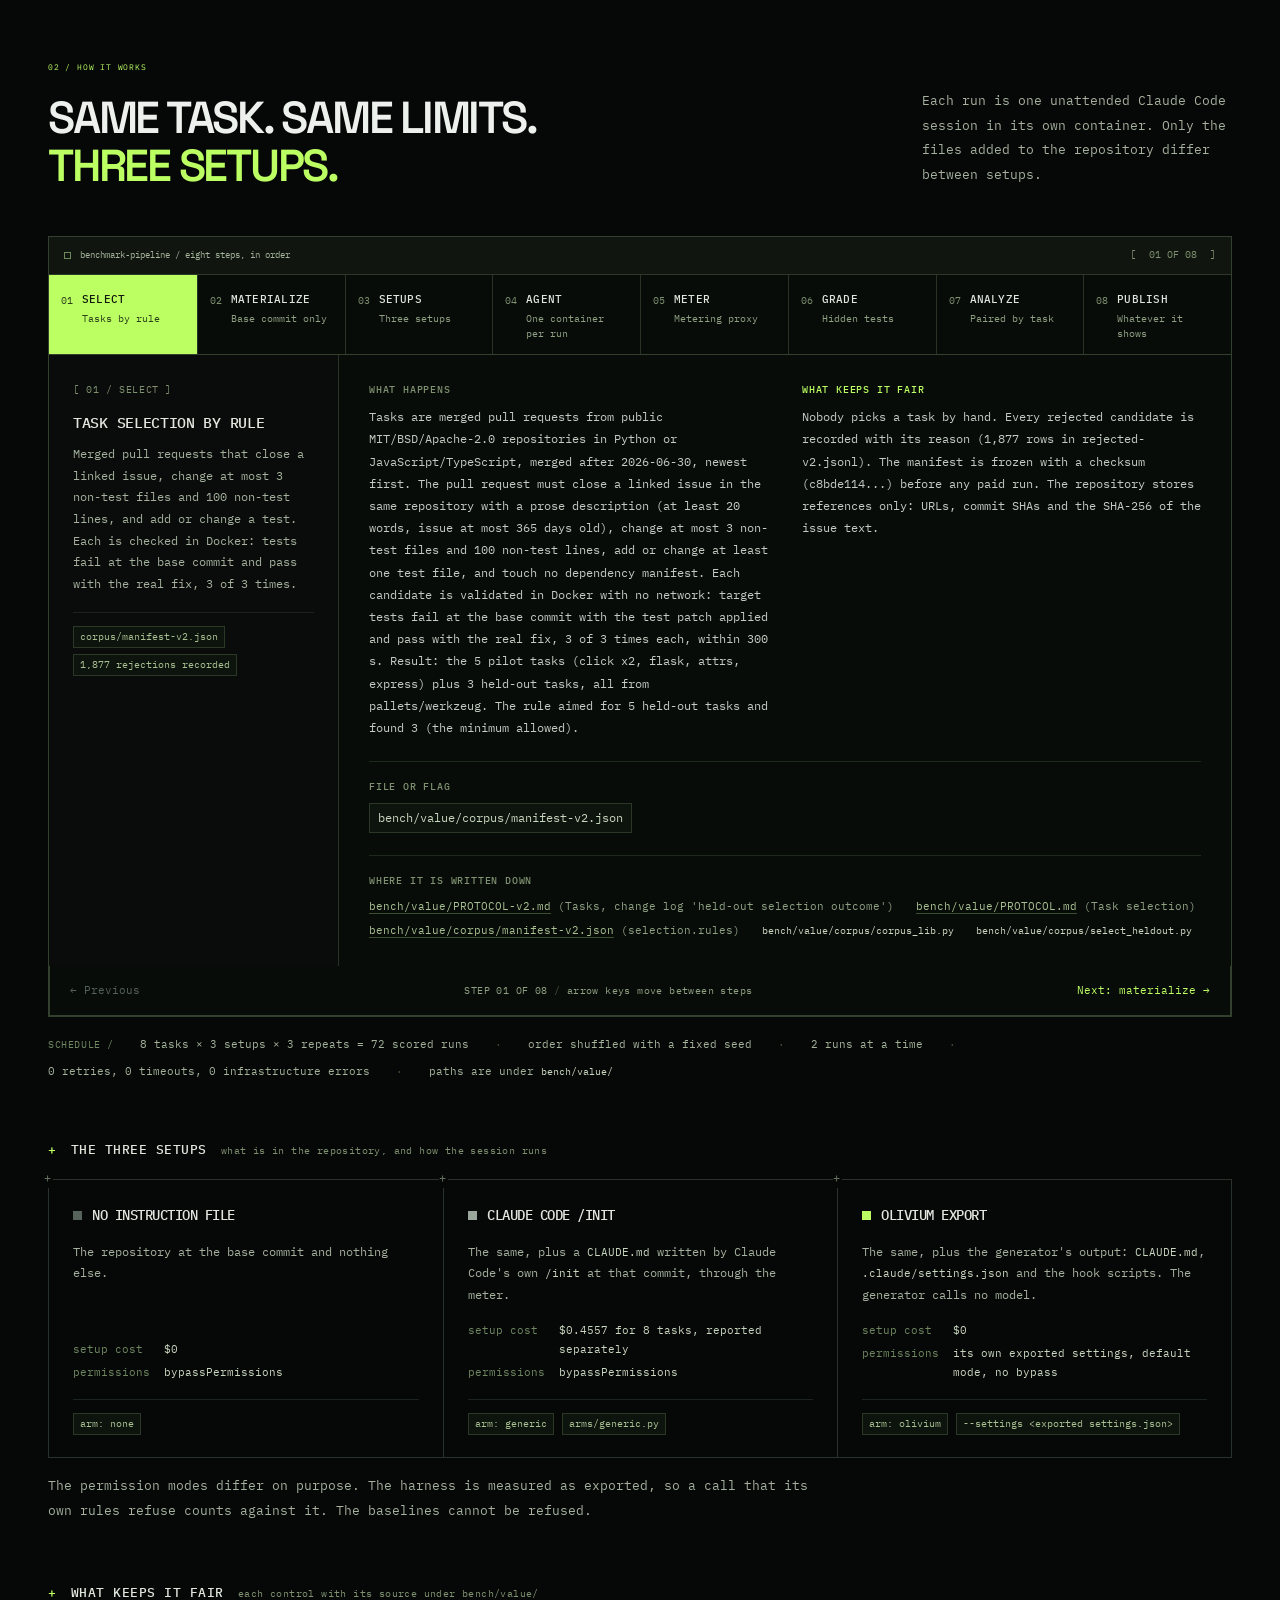
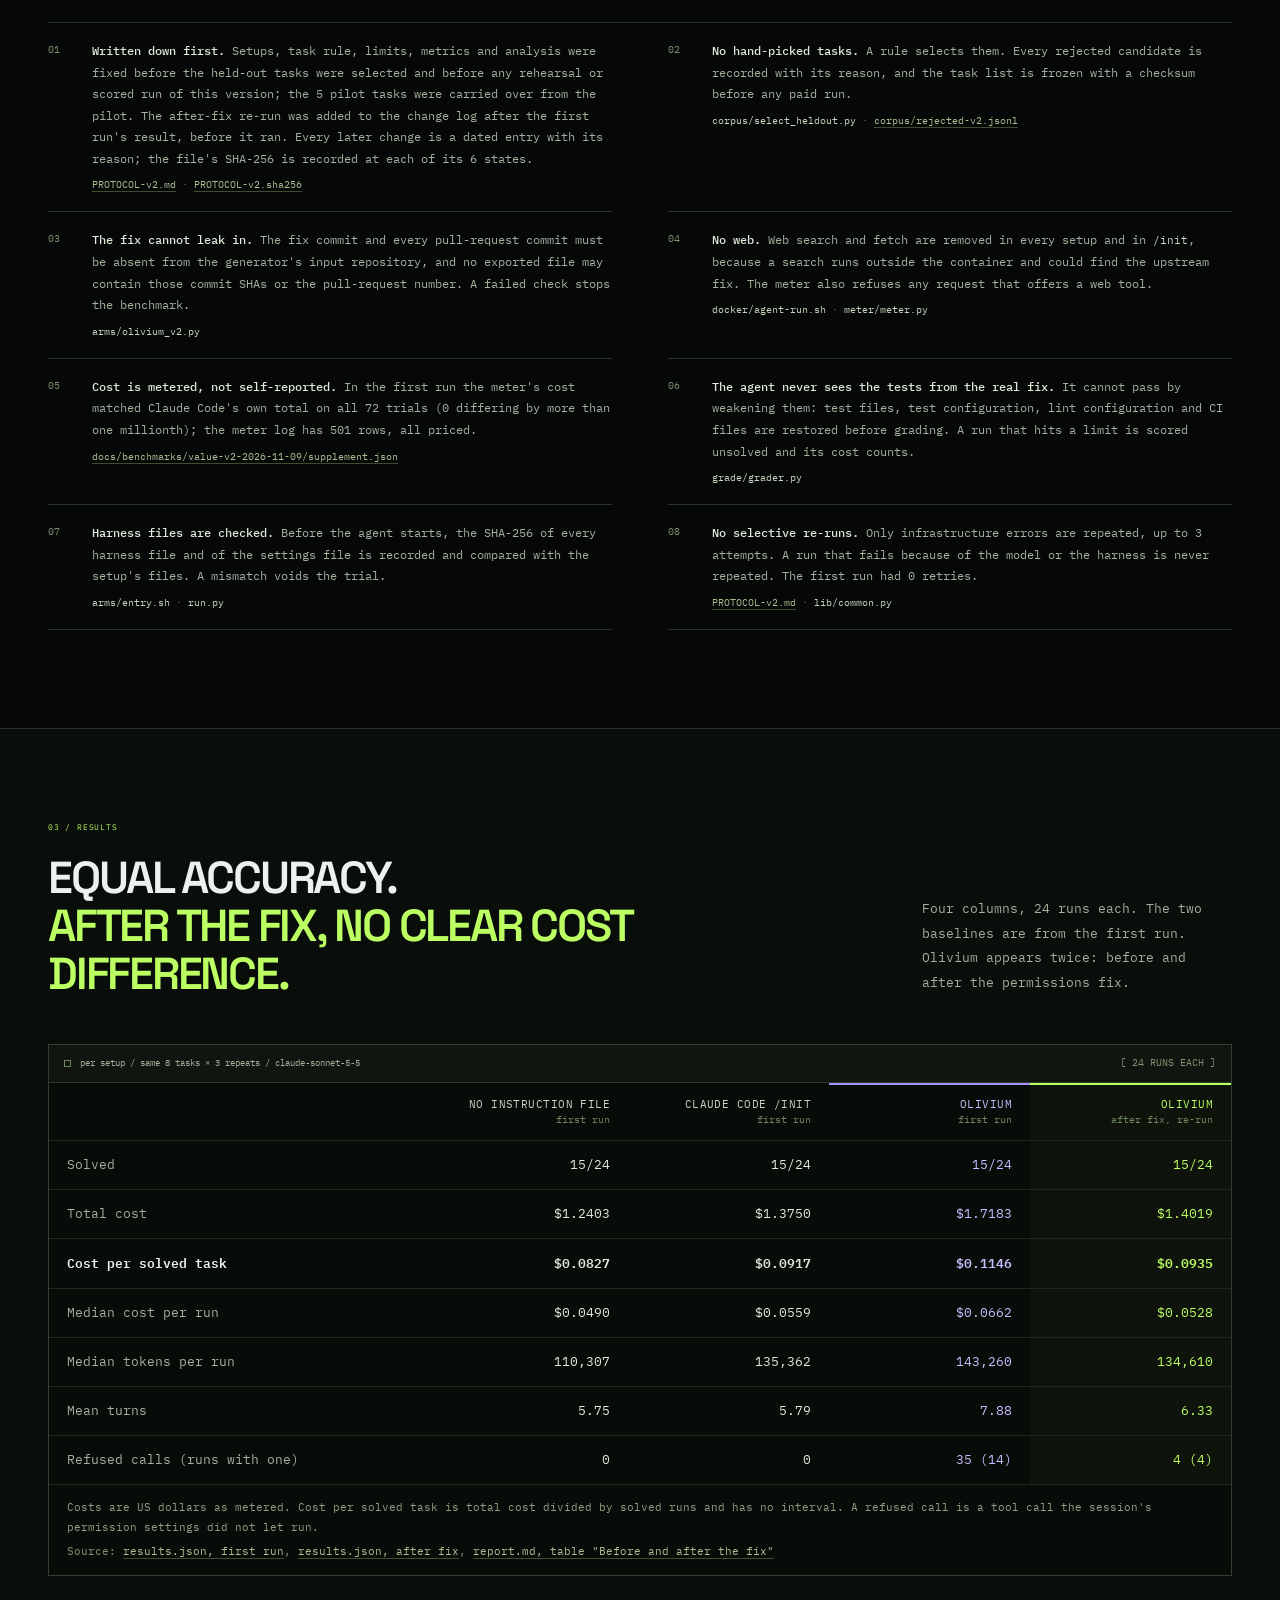
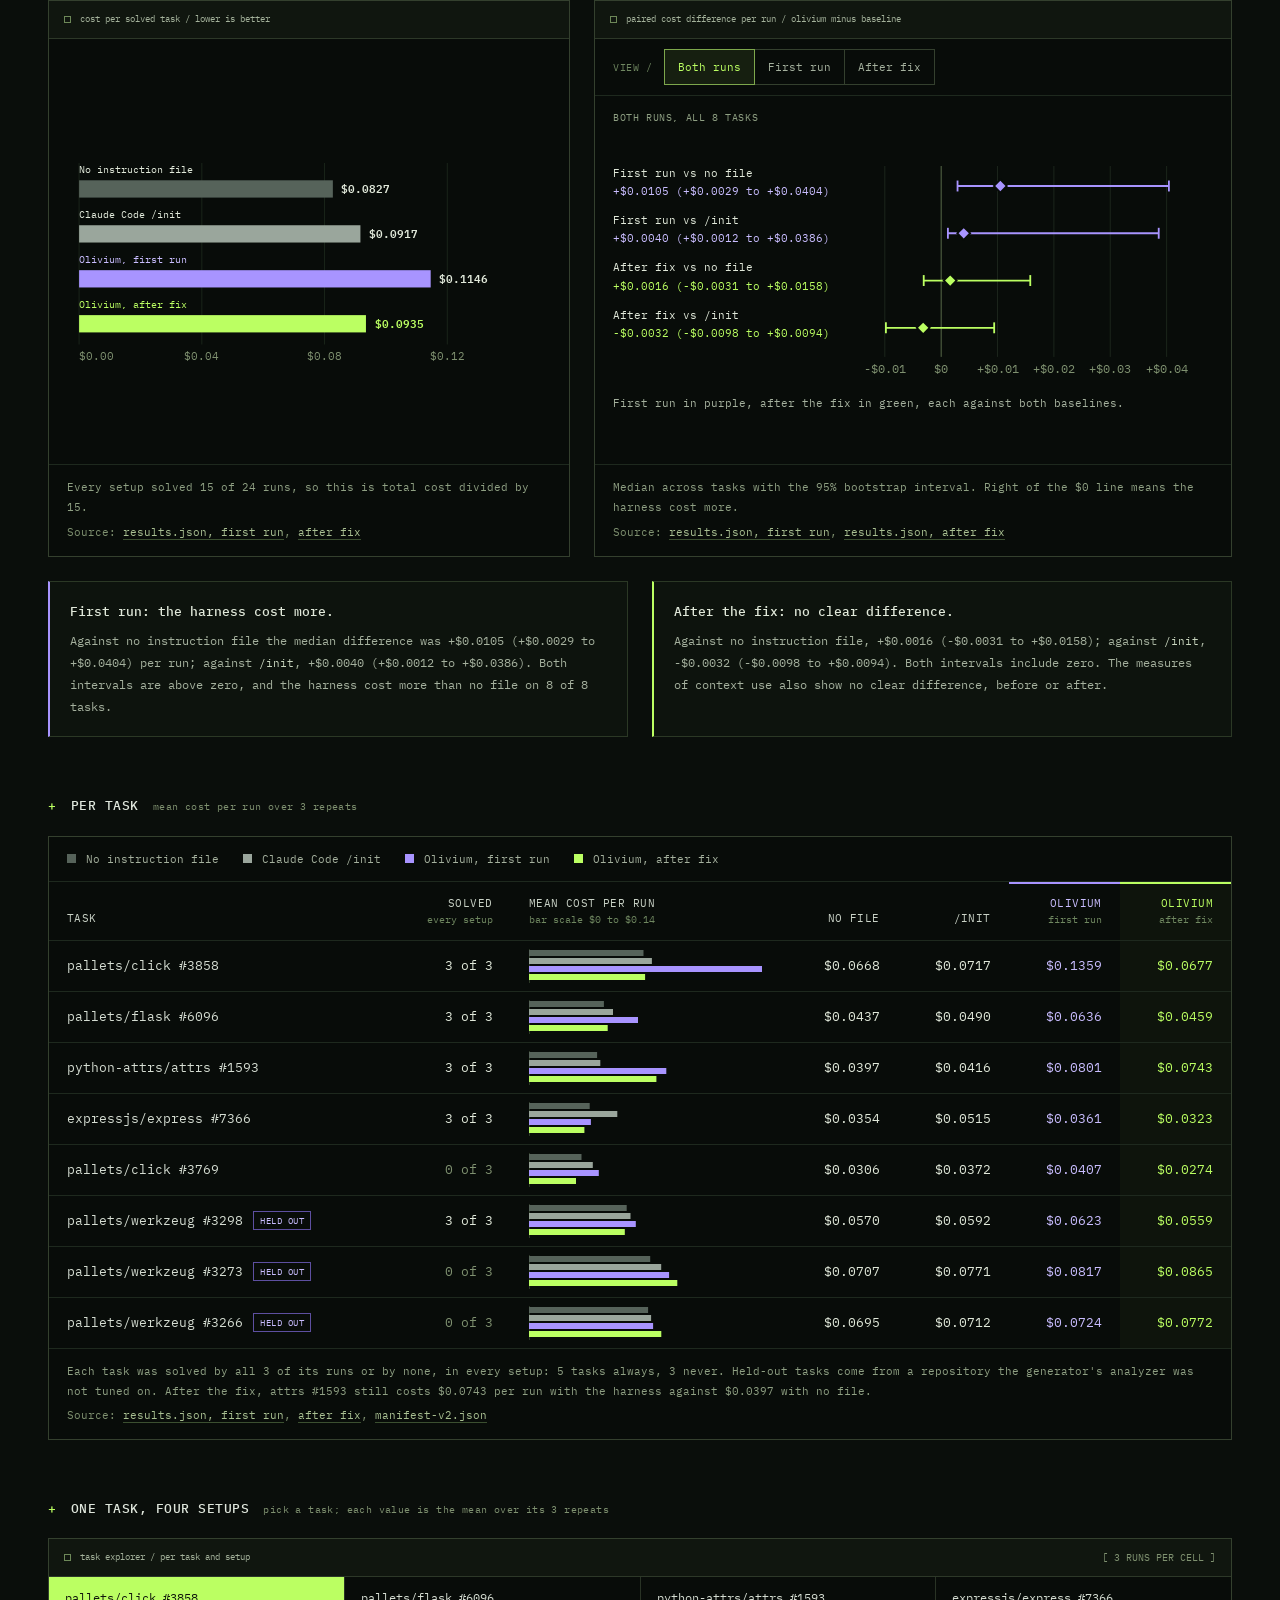
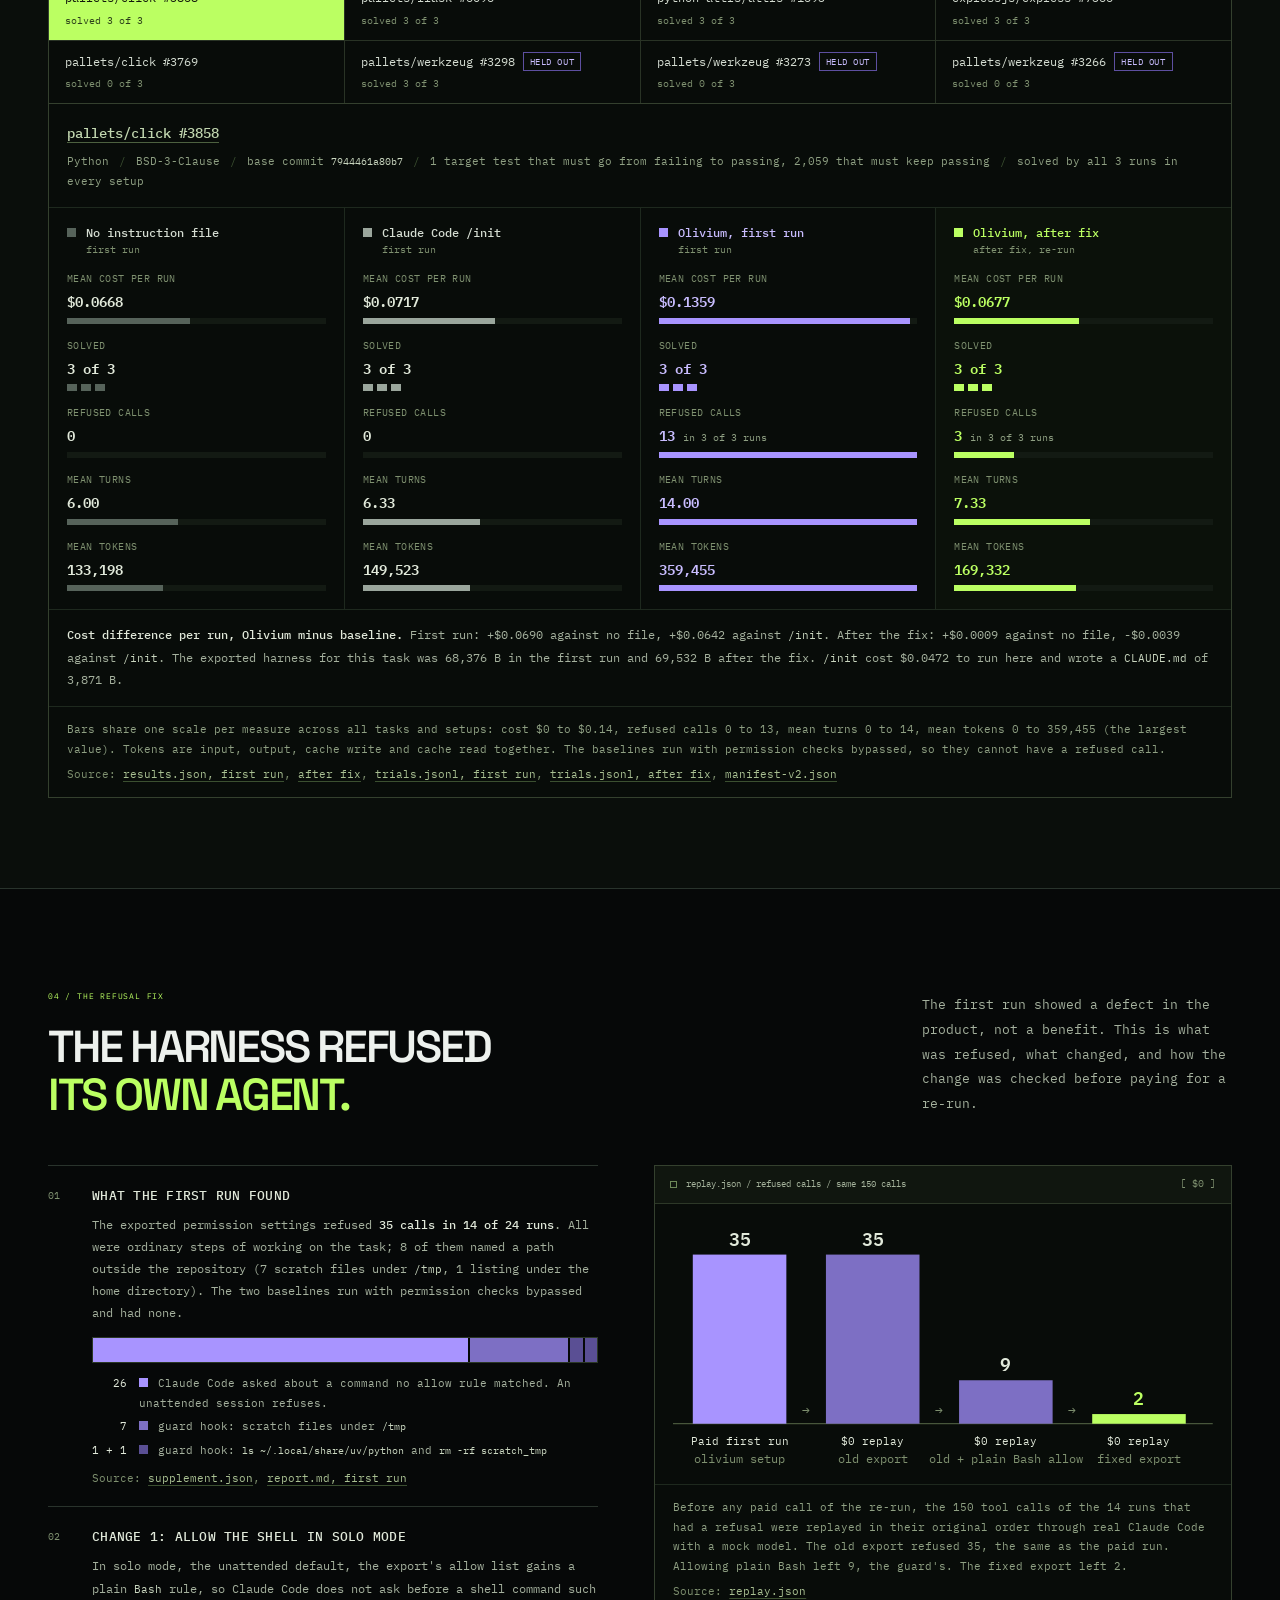
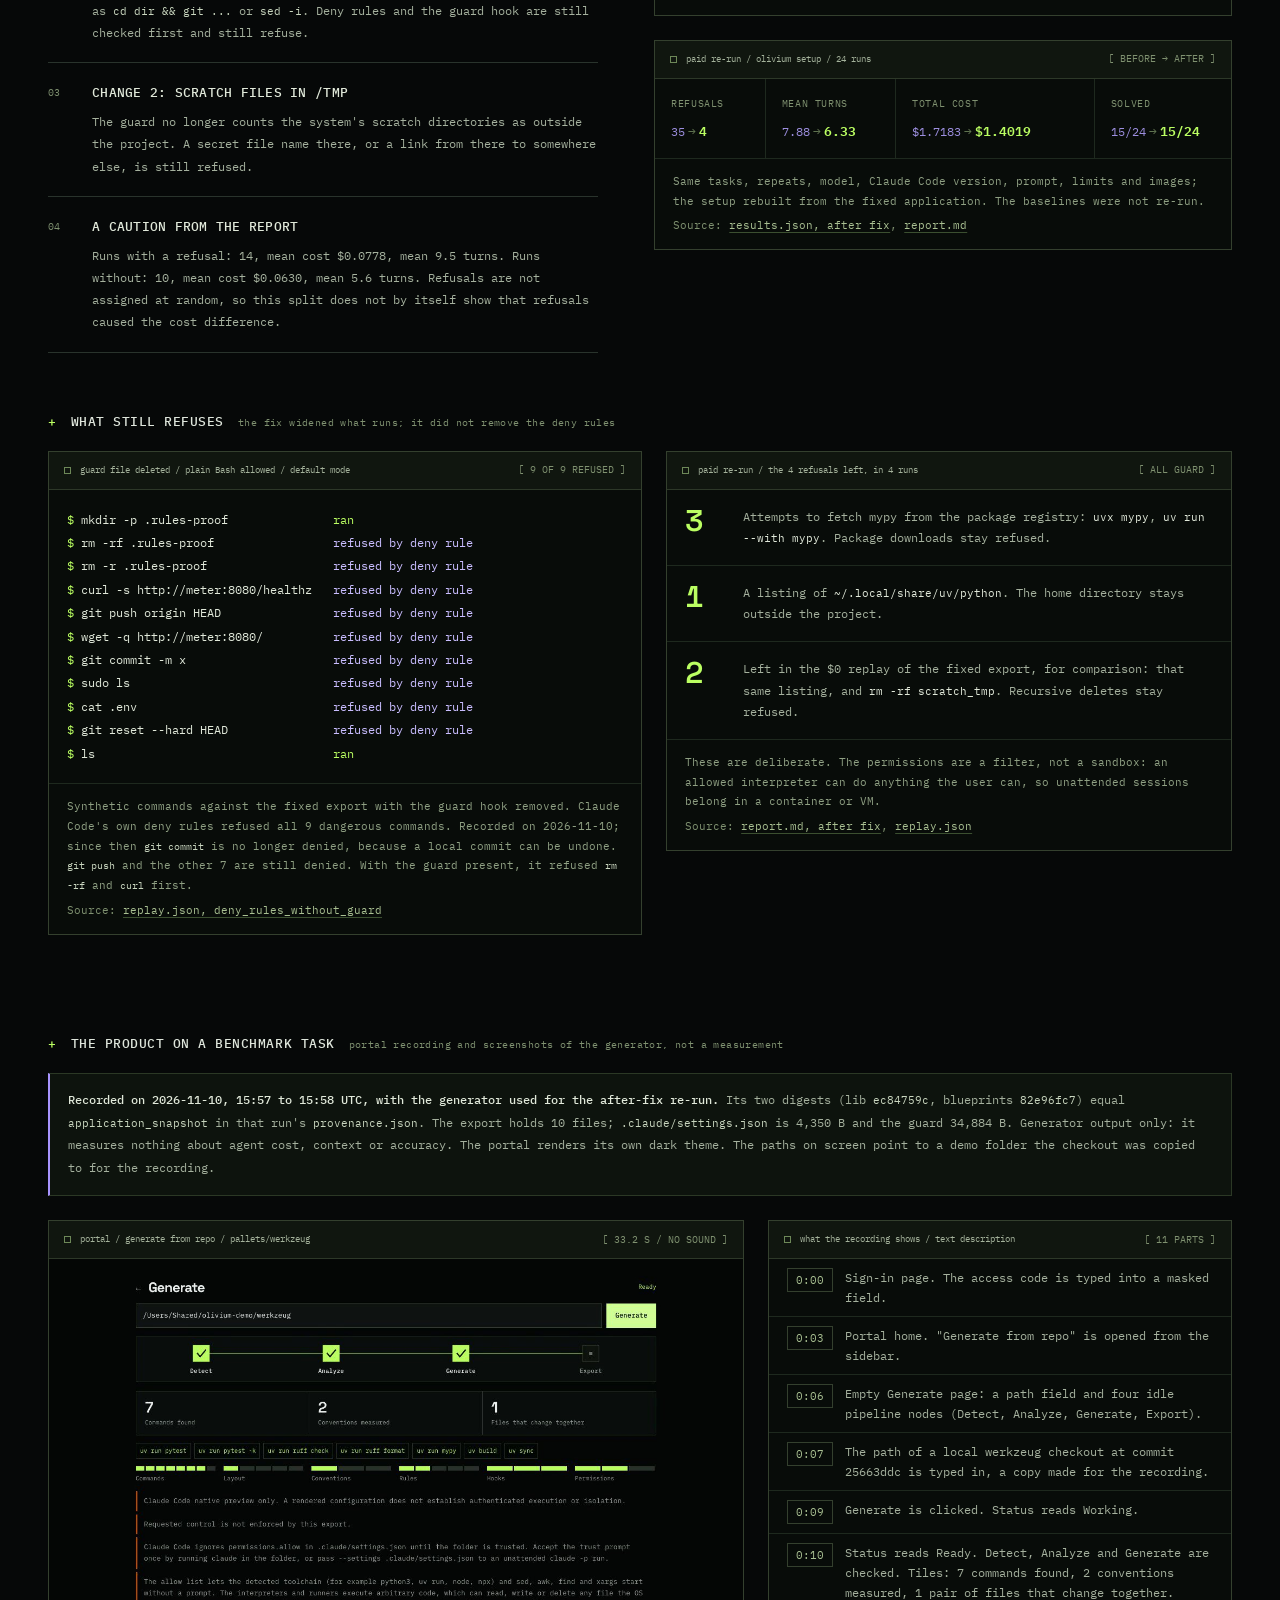
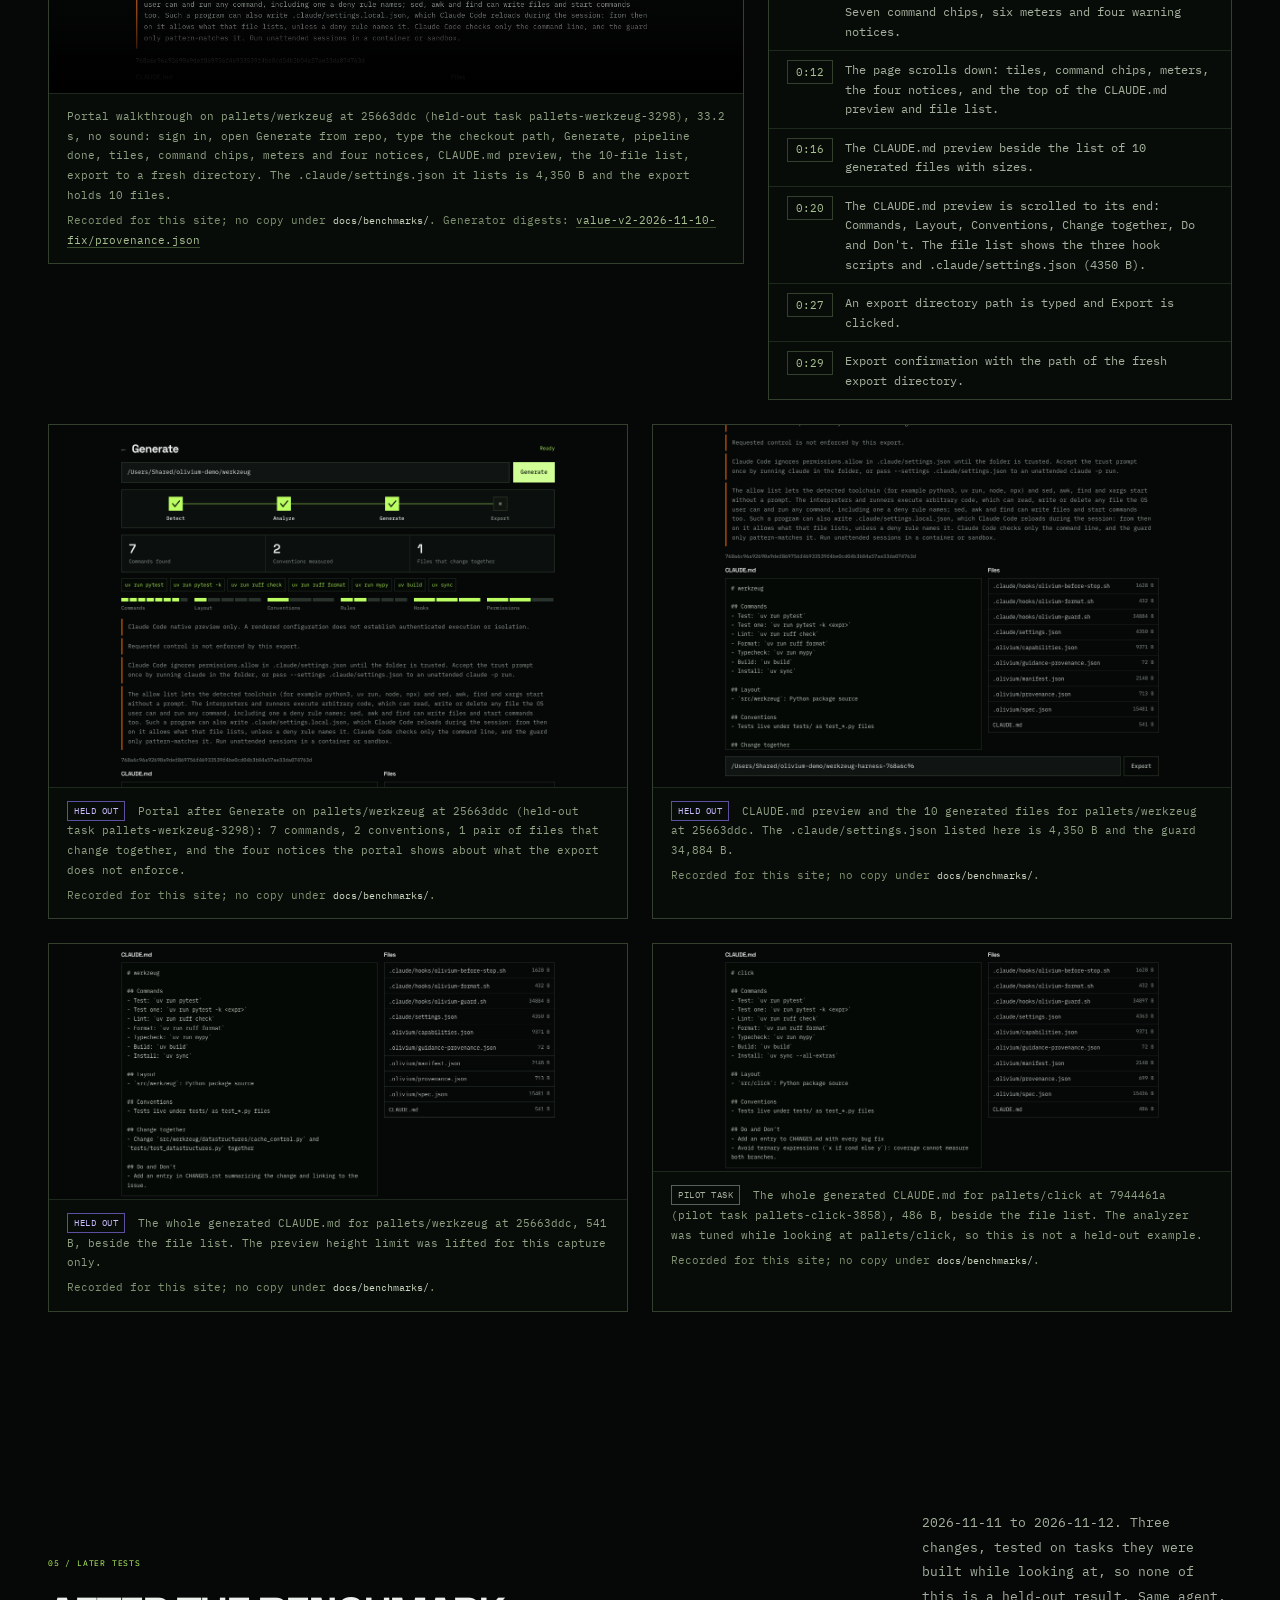
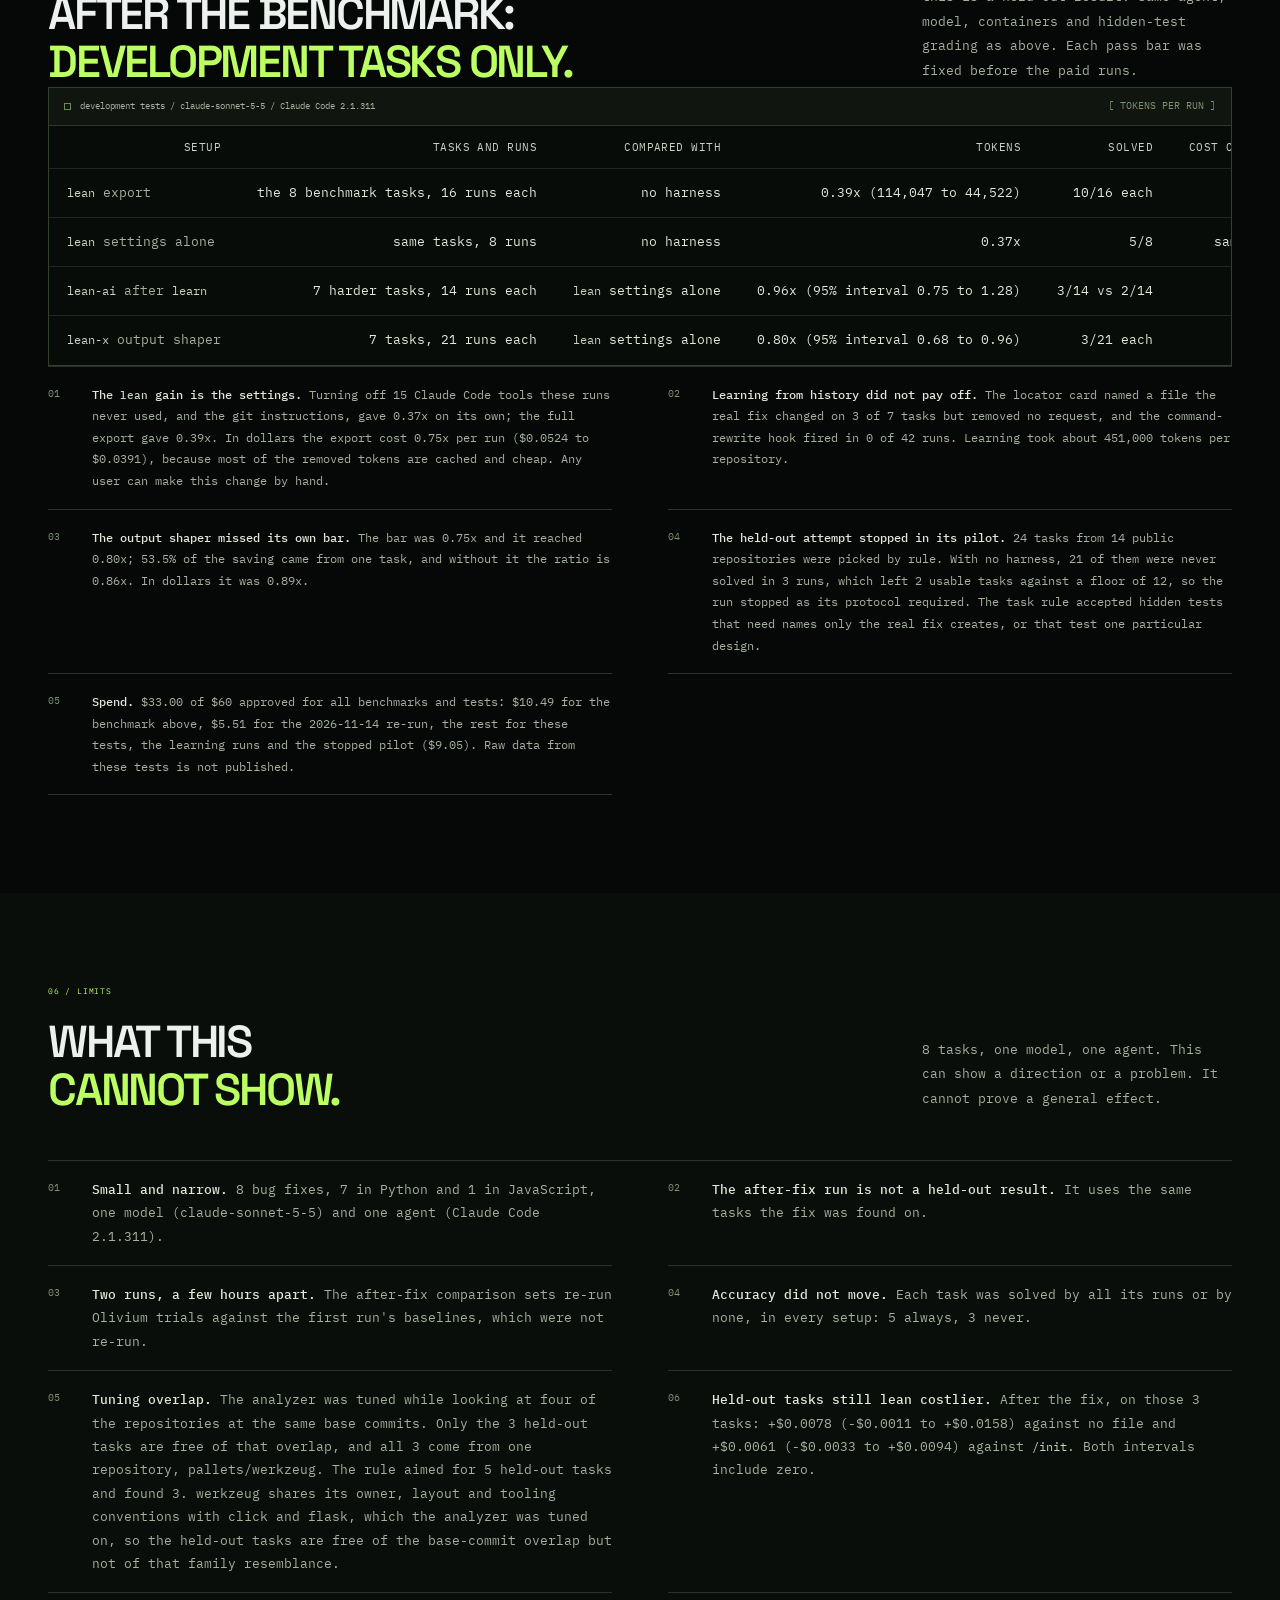
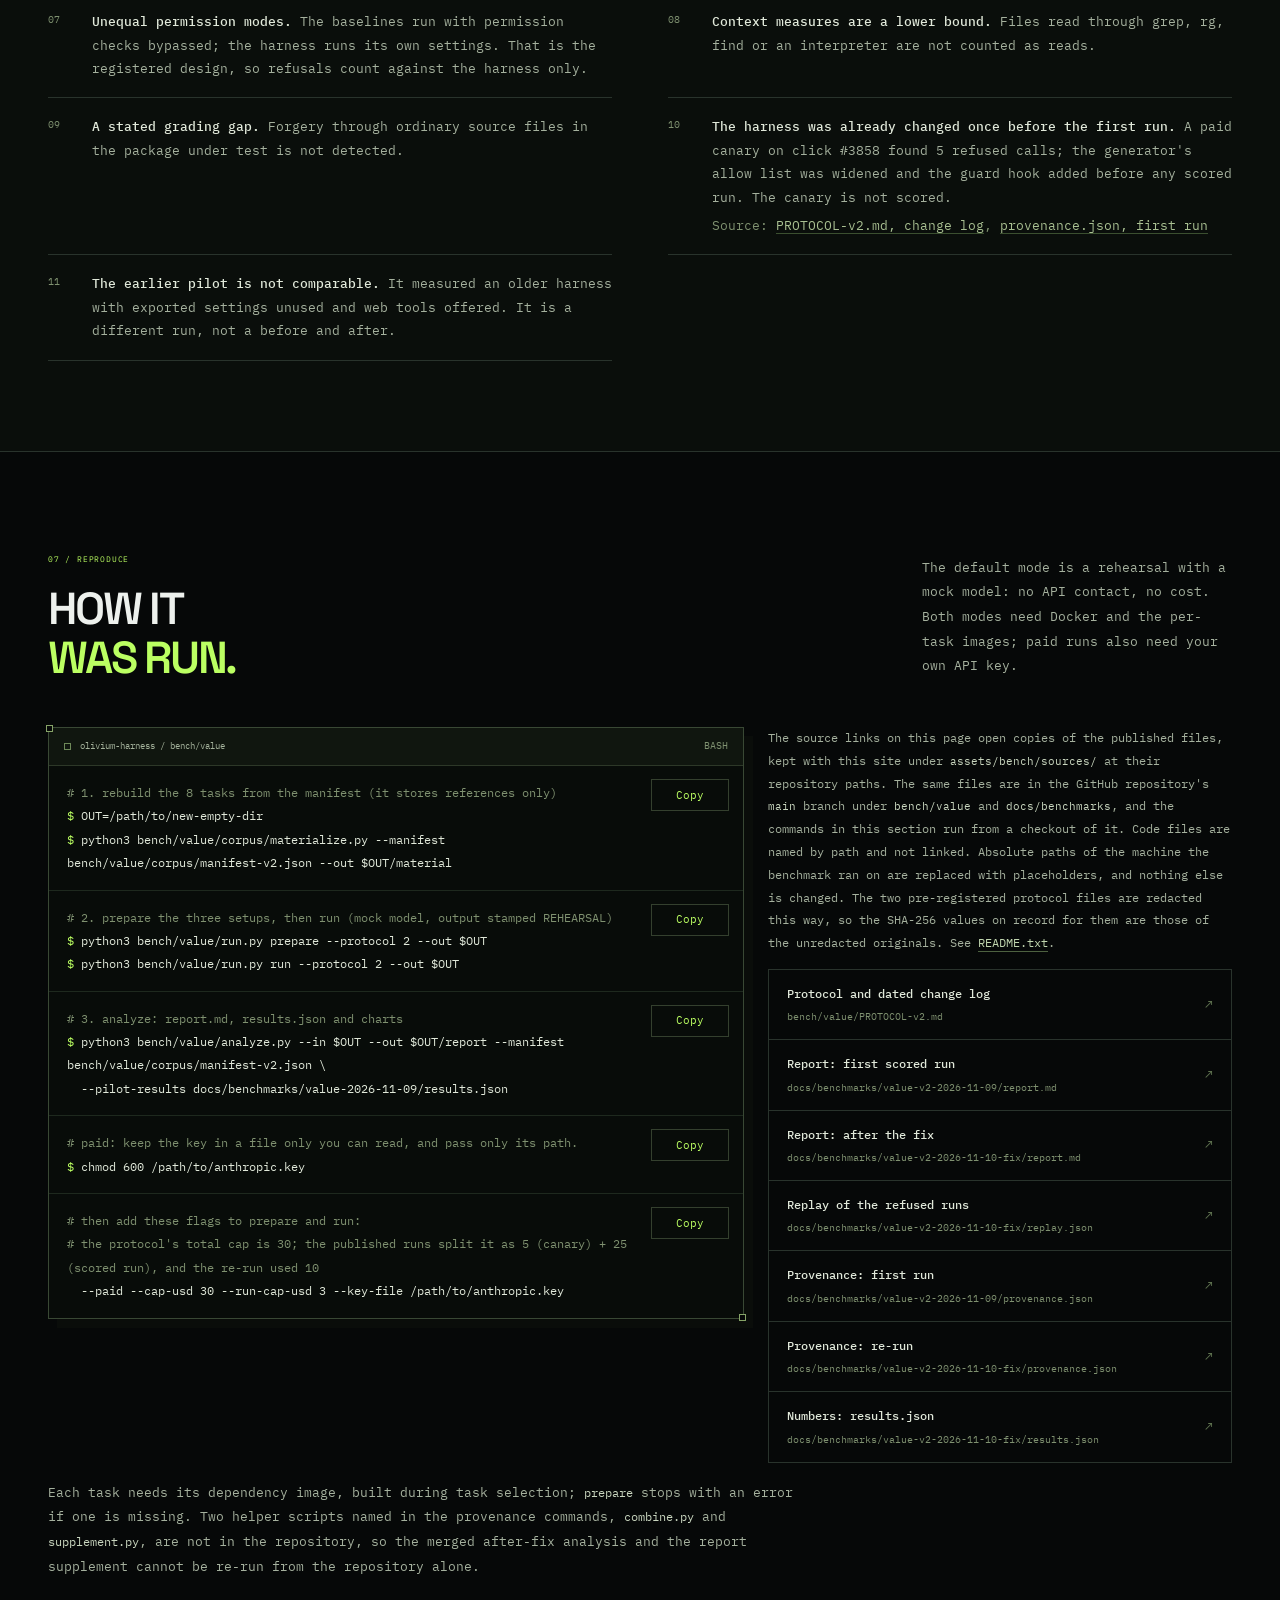
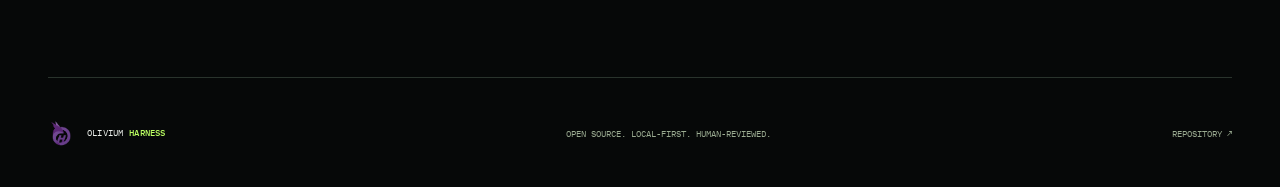
<file: benchmark.html>
<!doctype html>
<html lang="en">
<head>
  <meta charset="utf-8">
  <meta name="viewport" content="width=device-width, initial-scale=1">
  <meta name="theme-color" content="#060808">
  <title>Benchmark — Olivium Harness</title>
  <meta name="description" content="How the Olivium Harness benchmark works and what it found: 8 real bug fixes, three setups, 96 scored paid runs. Equal accuracy, no clear cost difference after a permissions fix.">
  <meta property="og:title" content="Benchmark — Olivium Harness">
  <meta property="og:description" content="8 real bug fixes, three setups, 96 scored paid runs. Method, results, limits and commands.">
  <meta property="og:type" content="website">
  <link rel="canonical" href="https://oudaykhaled.github.io/olivium-harness-site/benchmark.html">
  <meta property="og:url" content="https://oudaykhaled.github.io/olivium-harness-site/benchmark.html">
  <meta property="og:image" content="https://oudaykhaled.github.io/olivium-harness-site/assets/olivium-harness.png">
  <link rel="icon" type="image/png" href="assets/olivium-harness.png">
  <link rel="stylesheet" href="styles.css">
  <link rel="stylesheet" href="benchmark.css">
  <script src="benchmark.js" defer></script>
</head>
<body class="bm">
  <a class="skip-link" href="#main">Skip to content</a>
  <header class="site-header shell">
    <a class="brand" href="index.html#top" aria-label="Olivium Harness home"><img src="assets/olivium-harness.png" alt="" width="38" height="42"><span class="brand-text">OLIVIUM<strong>HARNESS</strong></span></a>
    <nav class="main-nav" aria-label="Main navigation"><a href="index.html#architecture">Architecture</a><a href="index.html#workflow">Workflow</a><a href="index.html#open-source">Open source</a><a href="benchmark.html" aria-current="page">Benchmark</a><a href="value.html">Value</a></nav>
    <a class="header-cta" href="assets/bench/data.json">Data (JSON) <span aria-hidden="true">↓</span></a>
  </header>
  <nav class="bm-toc" aria-label="Sections of this page"><div class="shell"><span class="bm-toc-label" aria-hidden="true">ON THIS PAGE /</span><ol><li><a href="#overview"><span>01</span>Overview</a></li><li><a href="#how-it-works"><span>02</span>How it works</a></li><li><a href="#results"><span>03</span>Results</a></li><li><a href="#refusal-fix"><span>04</span>The refusal fix</a></li><li><a href="#later-tests"><span>05</span>Later tests</a></li><li><a href="#limits"><span>06</span>Limits</a></li><li><a href="#reproduce"><span>07</span>Reproduce</a></li></ol></div></nav>
  <main id="main">

    <section class="hero shell bm-hero" id="overview" aria-labelledby="overview-title">
      <div class="hero-copy">
        <p class="eyebrow"><span class="live-dot" aria-hidden="true"></span> 01 / BENCHMARK · PROTOCOL WRITTEN FIRST · 2026-11-10</p>
        <h1 id="overview-title">8 REAL BUG FIXES.<br><span>96 PAID RUNS.</span></h1>
        <p class="bm-lede"><strong><time datetime="2026-11-14">2026-11-14</time>:</strong> the same 8 tasks were run again with the current generator, 96 more paid runs on tasks the generator was tuned on. The default export used fewer tokens than no harness; cost and tasks solved showed no clear difference. Results and limits are on the <a class="bm-link" href="value.html#rerun">Value page</a>. This page describes the 2026-11-10 run.</p>
        <p class="bm-lede">We ran Claude Code on 8 real bug fixes from public repositories, with and without a harness generated by Olivium, and graded each patch with the tests from the real fix. <strong>Accuracy was the same in every setup; after a fix, cost showed no measurable difference.</strong></p>
        <p class="bm-lede">The first run found that it cost more, because its own permission settings refused 35 ordinary calls. After a fix, cost per solved task is $0.0935 against $0.0917 for Claude Code's <code>/init</code> and $0.0827 for no instruction file; the paired per-task difference shows no clear difference against either. Accuracy was equal in every setup.</p>
        <p class="bm-lede">This benchmark tested the harness before its <code>lean</code> settings existed. Tests on development tasks since then are in <a class="bm-link" href="#later-tests">Later tests</a>: the one large saving there is a settings change any user could make by hand, and there is no held-out result for it yet.</p>
        <div class="hero-actions"><a class="btn btn-primary" href="#results">See the results <span aria-hidden="true">↓</span></a><a class="btn btn-ghost" href="#how-it-works">How it works <span aria-hidden="true">↓</span></a></div>
        <div class="hero-meta"><span>claude-sonnet-5-5</span><span>CLAUDE CODE 2.1.311</span><span>HIDDEN-TEST GRADING</span></div>
        <p class="bm-updated">Last updated <time datetime="2026-11-10">2026-11-10</time>. First run <time datetime="2026-11-10T10:07:30Z">2026-11-10 10:07</time> to <time datetime="2026-11-10T10:54:07Z">10:54 UTC</time>; re-run after the fix <time datetime="2026-11-10T12:11:13Z">12:11</time> to <time datetime="2026-11-10T12:31:56Z">12:31 UTC</time>. Protocol written <time datetime="2026-11-09T19:44:28Z">2026-11-09 19:44 UTC</time>, after the pilot and before the 3 held-out tasks were selected or any run of this version. The 5 pilot tasks were carried over unchanged. <span class="bm-srcs">Source: <a class="bm-srclink" href="assets/bench/sources/docs/benchmarks/value-v2-2026-11-09/provenance.json" target="_blank" rel="noopener noreferrer">provenance.json, first run<span class="sr-only"> (source file, opens in a new tab)</span></a>, <a class="bm-srclink" href="assets/bench/sources/docs/benchmarks/value-v2-2026-11-10-fix/provenance.json" target="_blank" rel="noopener noreferrer">re-run<span class="sr-only"> (source file, opens in a new tab)</span></a>, <a class="bm-srclink" href="assets/bench/sources/bench/value/PROTOCOL-v2.sha256" target="_blank" rel="noopener noreferrer">PROTOCOL-v2.sha256<span class="sr-only"> (source file, opens in a new tab)</span></a></span></p>
      </div>
      <div class="hero-visual">
        <div class="machine-window bm-window">
          <div class="window-bar"><span class="window-title">value-v2 / results.json / summary</span><span class="window-controls" aria-hidden="true">[ 24 RUNS EACH ]</span></div>
          <div class="bm-scroll" tabindex="0" role="region" aria-label="Result summary table">
          <table class="bm-summary">
            <caption>Same 8 tasks, 3 repeats, per setup</caption>
            <thead><tr><th scope="col">Setup</th><th scope="col">Solved</th><th scope="col">Cost / solved</th><th scope="col">Refused</th></tr></thead>
            <tbody>
<tr><th scope="row"><i class="bm-key" style="background:#56635a" aria-hidden="true"></i>No instruction file</th><td>15/24</td><td>$0.0827</td><td>0</td></tr>
<tr><th scope="row"><i class="bm-key" style="background:#9aa69c" aria-hidden="true"></i>Claude Code /init</th><td>15/24</td><td>$0.0917</td><td>0</td></tr>
<tr class="is-first"><th scope="row"><i class="bm-key" style="background:#a894ff" aria-hidden="true"></i>Olivium, first run</th><td>15/24</td><td>$0.1146</td><td>35</td></tr>
<tr class="is-after"><th scope="row"><i class="bm-key" style="background:#bbff62" aria-hidden="true"></i>Olivium, after fix</th><td>15/24</td><td>$0.0935</td><td>4</td></tr>
            </tbody>
          </table>
          </div>
          <ul class="bm-verdicts">
            <li><span>accuracy</span>no clear difference: 15 of 24 in every setup</li>
            <li><span>first run</span>harness cost more than no file on 8 of 8 tasks</li>
            <li><span>after fix</span>no clear cost difference against either baseline</li>
          </ul>
          <p class="bm-cap"><span class="bm-srcs">Source: <a class="bm-srclink" href="assets/bench/sources/docs/benchmarks/value-v2-2026-11-09/results.json" target="_blank" rel="noopener noreferrer">results.json, first run<span class="sr-only"> (source file, opens in a new tab)</span></a>, <a class="bm-srclink" href="assets/bench/sources/docs/benchmarks/value-v2-2026-11-10-fix/results.json" target="_blank" rel="noopener noreferrer">results.json, after fix<span class="sr-only"> (source file, opens in a new tab)</span></a></span></p>
        </div>
      </div>
      <dl class="bm-stats">
        <div><dt>Tasks</dt><dd><span class="bm-num">8</span><span class="bm-note">real bug fixes from merged pull requests, chosen by rule</span></dd></div>
        <div><dt>Design</dt><dd><span class="bm-num">3<i>×</i>3</span><span class="bm-note">setups × repeats per task, order shuffled</span></dd></div>
        <div><dt>Scored runs</dt><dd><span class="bm-num">96</span><span class="bm-note">72 in the first run, 24 in the re-run after the fix</span></dd></div>
        <div><dt>Spent</dt><dd><span class="bm-num">$10.49</span><span class="bm-note">programme total including the pilot, two canaries and /init, of $60 approved. <a class="bm-srclink" href="assets/bench/sources/docs/benchmarks/value-v2-2026-11-10-fix/provenance.json" target="_blank" rel="noopener noreferrer">provenance.json<span class="sr-only"> (source file, opens in a new tab)</span></a></span></dd></div>
      </dl>
    </section>

    <section class="section shell" id="how-it-works" aria-labelledby="how-title" style="padding-top:64px">
      <div class="section-top"><div><p class="section-index">02 / HOW IT WORKS</p><h2 id="how-title">SAME TASK. SAME LIMITS.<br><span>THREE SETUPS.</span></h2></div><p>Each run is one unattended Claude Code session in its own container. Only the files added to the repository differ between setups.</p></div>

      <div class="bm-frame bm-wb" id="pipeline" data-tabs data-equal style="margin-top:45px"><div class="window-bar"><span class="window-title">benchmark-pipeline / eight steps, in order</span><span class="window-controls" aria-hidden="true">[ <span data-count>08 STEPS</span> ]</span></div><div class="bm-wb-tabs" data-tablist aria-label="Benchmark pipeline, eight steps"><a class="bm-wb-tab" href="#step-1" data-tab data-name="select"><span class="step-index">01</span><span class="bm-wb-tabtext"><span class="step-label">SELECT</span><span class="bm-wb-tabtitle">Tasks by rule</span></span></a><a class="bm-wb-tab" href="#step-2" data-tab data-name="materialize"><span class="step-index">02</span><span class="bm-wb-tabtext"><span class="step-label">MATERIALIZE</span><span class="bm-wb-tabtitle">Base commit only</span></span></a><a class="bm-wb-tab" href="#step-3" data-tab data-name="setups"><span class="step-index">03</span><span class="bm-wb-tabtext"><span class="step-label">SETUPS</span><span class="bm-wb-tabtitle">Three setups</span></span></a><a class="bm-wb-tab" href="#step-4" data-tab data-name="agent"><span class="step-index">04</span><span class="bm-wb-tabtext"><span class="step-label">AGENT</span><span class="bm-wb-tabtitle">One container per run</span></span></a><a class="bm-wb-tab" href="#step-5" data-tab data-name="meter"><span class="step-index">05</span><span class="bm-wb-tabtext"><span class="step-label">METER</span><span class="bm-wb-tabtitle">Metering proxy</span></span></a><a class="bm-wb-tab" href="#step-6" data-tab data-name="grade"><span class="step-index">06</span><span class="bm-wb-tabtext"><span class="step-label">GRADE</span><span class="bm-wb-tabtitle">Hidden tests</span></span></a><a class="bm-wb-tab" href="#step-7" data-tab data-name="analyze"><span class="step-index">07</span><span class="bm-wb-tabtext"><span class="step-label">ANALYZE</span><span class="bm-wb-tabtitle">Paired by task</span></span></a><a class="bm-wb-tab" href="#step-8" data-tab data-name="publish"><span class="step-index">08</span><span class="bm-wb-tabtext"><span class="step-label">PUBLISH</span><span class="bm-wb-tabtitle">Whatever it shows</span></span></a></div><div class="bm-wb-panels"><article class="bm-wb-panel" id="step-1" data-panel><div class="bm-wb-side"><span class="bm-step">[ 01 / SELECT ]</span><h3 id="step-1-h">Task selection by rule</h3><p>Merged pull requests that close a linked issue, change at most 3 non-test files and 100 non-test lines, and add or change a test. Each is checked in Docker: tests fail at the base commit and pass with the real fix, 3 of 3 times.</p><span class="code-tag"><code>corpus/manifest-v2.json</code><code>1,877 rejections recorded</code></span></div><div class="bm-wb-main"><div class="bm-wb-block"><h4>What happens</h4><p>Tasks are merged pull requests from public MIT/BSD/Apache-2.0 repositories in Python or JavaScript/TypeScript, merged after 2026-06-30, newest first. The pull request must close a linked issue in the same repository with a prose description (at least 20 words, issue at most 365 days old), change at most 3 non-test files and 100 non-test lines, add or change at least one test file, and touch no dependency manifest. Each candidate is validated in Docker with no network: target tests fail at the base commit with the test patch applied and pass with the real fix, 3 of 3 times each, within 300 s. Result: the 5 pilot tasks (click x2, flask, attrs, express) plus 3 held-out tasks, all from pallets/werkzeug. The rule aimed for 5 held-out tasks and found 3 (the minimum allowed).</p></div><div class="bm-wb-block is-fair"><h4>What keeps it fair</h4><p>Nobody picks a task by hand. Every rejected candidate is recorded with its reason (1,877 rows in rejected-v2.jsonl). The manifest is frozen with a checksum (c8bde114...) before any paid run. The repository stores references only: URLs, commit SHAs and the SHA-256 of the issue text.</p></div><div class="bm-wb-block is-ref"><h4>File or flag</h4><p><code>bench/value/corpus/manifest-v2.json</code></p></div><div class="bm-wb-block is-src"><h4>Where it is written down</h4><ul><li><a class="bm-srclink" href="assets/bench/sources/bench/value/PROTOCOL-v2.md" target="_blank" rel="noopener noreferrer">bench/value/PROTOCOL-v2.md<span class="sr-only"> (source file, opens in a new tab)</span></a> (Tasks, change log &#x27;held-out selection outcome&#x27;)</li><li><a class="bm-srclink" href="assets/bench/sources/bench/value/PROTOCOL.md" target="_blank" rel="noopener noreferrer">bench/value/PROTOCOL.md<span class="sr-only"> (source file, opens in a new tab)</span></a> (Task selection)</li><li><a class="bm-srclink" href="assets/bench/sources/bench/value/corpus/manifest-v2.json" target="_blank" rel="noopener noreferrer">bench/value/corpus/manifest-v2.json<span class="sr-only"> (source file, opens in a new tab)</span></a> (selection.rules)</li><li><code class="bm-srcpath">bench/value/corpus/corpus_lib.py</code></li><li><code class="bm-srcpath">bench/value/corpus/select_heldout.py</code></li></ul></div></div></article><article class="bm-wb-panel" id="step-2" data-panel><div class="bm-wb-side"><span class="bm-step">[ 02 / MATERIALIZE ]</span><h3 id="step-2-h">Materialization at the base commit</h3><p>Each task is rebuilt at the commit before the fix. The generator gets a git repository holding only that commit and its ancestors: no tags, no remote, no fix.</p><span class="code-tag"><code>corpus/materialize.py</code><code>arms/olivium_v2.py</code><code>HEAD == base_sha</code></span></div><div class="bm-wb-main"><div class="bm-wb-block"><h4>What happens</h4><p>materialize.py rebuilds each task in a scratch directory from the manifest: issue.md (re-fetched and checked against issue_sha256), test.patch, gold.patch and repo/ (the tree at base_sha, the commit before the fix). For the generator, a fresh local git repository is built per task holding only base_sha and its ancestors: branch main only, no tags, no remote, reflogs expired, unreachable objects pruned.</p></div><div class="bm-wb-block is-fair"><h4>What keeps it fair</h4><p>A check before the arm is accepted: HEAD equals base_sha; the fix commit and every pull-request commit are absent; no exported file contains the fix SHA, a PR commit SHA (full or 12-character prefix) or the PR number as #NNNN. A failure stops the benchmark.</p></div><div class="bm-wb-block is-ref"><h4>File or flag</h4><p><code>bench/value/corpus/materialize.py --manifest bench/value/corpus/manifest-v2.json</code></p></div><div class="bm-wb-block is-src"><h4>Where it is written down</h4><ul><li><code class="bm-srcpath">bench/value/corpus/materialize.py</code></li><li><code class="bm-srcpath">bench/value/arms/olivium_v2.py</code> (build_truncated_repo, assert_no_post_base)</li><li><a class="bm-srclink" href="assets/bench/sources/bench/value/PROTOCOL-v2.md" target="_blank" rel="noopener noreferrer">bench/value/PROTOCOL-v2.md<span class="sr-only"> (source file, opens in a new tab)</span></a> (Generator input)</li></ul></div></div></article><article class="bm-wb-panel" id="step-3" data-panel><div class="bm-wb-side"><span class="bm-step">[ 03 / SETUPS ]</span><h3 id="step-3-h">Three setups (arms)</h3><p>The same snapshot three ways: no instruction file, a <code>CLAUDE.md</code> from Claude Code's own <code>/init</code>, or the unmodified Olivium export. Instruction files shipped with the repository are removed first.</p><span class="code-tag"><code>arms/entry.sh</code><code>arms/olivium_v2.py</code></span></div><div class="bm-wb-main"><div class="bm-wb-block"><h4>What happens</h4><p>none: the repository at the base commit, no instruction file. generic: the same plus a CLAUDE.md written by Claude Code&#x27;s own /init at that commit, through the meter (cost $0.4557 for 8 tasks, reported separately as setup). olivium: the same plus the unmodified output of <code>bin/harnessforge generate PATH --runtime claude_code --export DIR --json</code>: CLAUDE.md, .claude/settings.json, the hook scripts under .claude/hooks/ and .olivium/*. The generator parses repository files and git history, runs nothing from the repository and calls no model (setup $0).</p></div><div class="bm-wb-block is-fair"><h4>What keeps it fair</h4><p>Every setup starts from the same snapshot. entry.sh first removes any CLAUDE.md, AGENTS.md, copilot-instructions.md, .claude or .cursor shipped with the repository, at any depth. Before the agent starts it records the SHA-256 of every harness file and of the --settings file; the runner compares them with the arm&#x27;s files and scores the trial infra_error on any mismatch.</p></div><div class="bm-wb-block is-ref"><h4>File or flag</h4><p><code>bin/harnessforge generate PATH --runtime claude_code --export DIR --json</code></p></div><div class="bm-wb-block is-src"><h4>Where it is written down</h4><ul><li><a class="bm-srclink" href="assets/bench/sources/bench/value/PROTOCOL-v2.md" target="_blank" rel="noopener noreferrer">bench/value/PROTOCOL-v2.md<span class="sr-only"> (source file, opens in a new tab)</span></a> (Arms, change log &#x27;implementation&#x27;)</li><li><code class="bm-srcpath">bench/value/arms/entry.sh</code></li><li><code class="bm-srcpath">bench/value/arms/generic.py</code></li><li><code class="bm-srcpath">bench/value/arms/olivium_v2.py</code></li></ul></div></div></article><article class="bm-wb-panel" id="step-4" data-panel><div class="bm-wb-side"><span class="bm-step">[ 04 / AGENT ]</span><h3 id="step-4-h">Agent container</h3><p>Headless Claude Code with the issue text as the prompt. Limits: 60 turns, 1200 s, $3 per run. The container sits on an internal network whose only peer is the meter, and holds a dummy API key.</p><span class="code-tag"><code>lib/session.py</code><code>--disallowedTools WebSearch,WebFetch</code></span></div><div class="bm-wb-main"><div class="bm-wb-block"><h4>What happens</h4><p>Each run is one headless Claude Code 2.1.311 session (<code>claude -p --output-format stream-json</code>) with model claude-sonnet-5-5 in its own Docker container, created from a per-task image, files copied in with docker cp, no host mounts. Limits: 60 main-session turns, 1200 s (20 minutes), $3 per run; container limits 1500m memory, 2 CPUs, 512 processes. The container is on an internal Docker network whose only peer is the meter; it holds a dummy API key. The prompt is the issue title and body followed by &#x27;Fix this issue in the repository in the current directory.&#x27;</p></div><div class="bm-wb-block is-fair"><h4>What keeps it fair</h4><p>Same image, prompt, model, limits and UV_NO_SYNC=1 in every setup. WebSearch and WebFetch are removed in every setup and in /init (--disallowedTools), because a search runs on the API side, past the container&#x27;s isolation, and could find the upstream fix. Permission modes differ on purpose: none and generic run with bypassPermissions and one shared benchmark settings file; olivium runs its exported settings byte for byte (--settings) in default mode with no bypass, so a call its own rules refuse counts against it.</p></div><div class="bm-wb-block is-ref"><h4>File or flag</h4><p><code>claude -p --output-format stream-json (the Olivium setup adds --settings with its exported file)</code></p></div><div class="bm-wb-block is-src"><h4>Where it is written down</h4><ul><li><code class="bm-srcpath">bench/value/lib/session.py</code></li><li><code class="bm-srcpath">bench/value/docker/agent-run.sh</code></li><li><code class="bm-srcpath">bench/value/docker/net.sh</code></li><li><code class="bm-srcpath">bench/value/lib/common.py</code> (MODEL, MAX_TURNS, TIMEOUT_S, AGENT_LIMITS, PROMPT_SUFFIX)</li><li><code class="bm-srcpath">bench/value/run.py</code> (arm_run_config)</li><li><a class="bm-srclink" href="assets/bench/sources/bench/value/arms/benchmark-settings.json" target="_blank" rel="noopener noreferrer">bench/value/arms/benchmark-settings.json<span class="sr-only"> (source file, opens in a new tab)</span></a></li><li><a class="bm-srclink" href="assets/bench/sources/bench/value/PROTOCOL-v2.md" target="_blank" rel="noopener noreferrer">bench/value/PROTOCOL-v2.md<span class="sr-only"> (source file, opens in a new tab)</span></a> (How each arm runs, change log &#x27;web tools removed&#x27;)</li></ul></div></div></article><article class="bm-wb-panel" id="step-5" data-panel><div class="bm-wb-side"><span class="bm-step">[ 05 / METER ]</span><h3 id="step-5-h">Metering proxy</h3><p>A reverse proxy to the model API. It alone holds the API key, attributes every request to its run, prices the tokens from a price table and enforces a per-run cap and a total cap. It stops forwarding on anything it cannot price.</p><span class="code-tag"><code>meter/meter.py</code><code>--refuse-web-tools</code></span></div><div class="bm-wb-main"><div class="bm-wb-block"><h4>What happens</h4><p>The meter is a reverse proxy to the Anthropic Messages API. It alone holds the API key, injects it when forwarding, attributes each request to its run id (/run/&lt;run_id&gt;/...), reads token usage from the API responses and prices it from a price table (claude-sonnet-5-5: $2 input, $10 output, $2.50 5-minute cache write, $0.10 cache read per million tokens). It enforces a per-run cap and a total cap and appends every request to requests.jsonl. The default mode is a mock model that contacts no API.</p></div><div class="bm-wb-block is-fair"><h4>What keeps it fair</h4><p>Fail-closed: an unknown model, an unwritable log or a 200 response without readable usage stops forwarding. With --refuse-web-tools it refuses any request that offers a web search or fetch server tool. The log never holds headers, bodies or the key. In the first run the meter&#x27;s cost equalled Claude Code&#x27;s own total_cost_usd on every trial (0 mismatches above one millionth); 501 meter rows, all live, none offering a web or server tool.</p></div><div class="bm-wb-block is-ref"><h4>File or flag</h4><p><code>bench/value/meter/meter.py --refuse-web-tools</code></p></div><div class="bm-wb-block is-src"><h4>Where it is written down</h4><ul><li><code class="bm-srcpath">bench/value/meter/meter.py</code></li><li><a class="bm-srclink" href="assets/bench/sources/bench/value/meter/prices.json" target="_blank" rel="noopener noreferrer">bench/value/meter/prices.json<span class="sr-only"> (source file, opens in a new tab)</span></a></li><li><code class="bm-srcpath">bench/value/lib/meterctl.py</code></li><li><a class="bm-srclink" href="assets/bench/sources/docs/benchmarks/value-v2-2026-11-09/supplement.json" target="_blank" rel="noopener noreferrer">docs/benchmarks/value-v2-2026-11-09/supplement.json<span class="sr-only"> (source file, opens in a new tab)</span></a> (full_run.integrity, full_run.meter)</li></ul></div></div></article><article class="bm-wb-panel" id="step-6" data-panel><div class="bm-wb-side"><span class="bm-step">[ 06 / GRADE ]</span><h3 id="step-6-h">Grading with hidden tests</h3><p>The patch is applied to a clean checkout in a fresh container with no network. Test files and test configuration the agent touched are restored, then the real tests from the pull request run. Solved means every target test passes and nothing regresses.</p><span class="code-tag"><code>grade/grade.sh</code><code>--network none</code></span></div><div class="bm-wb-main"><div class="bm-wb-block"><h4>What happens</h4><p>The agent&#x27;s patch is extracted (excluding CLAUDE.md, .claude/ and .olivium/) and applied to a clean checkout at the base commit in a fresh container started with --network none. Every test file, test configuration, lint configuration and CI file the agent touched is then restored or removed, the real test patch from the pull request is applied, and lint and the tests run. Solved means every fail-to-pass test passes and no pass-to-pass test regresses; the repository&#x27;s linter result is recorded separately.</p></div><div class="bm-wb-block is-fair"><h4>What keeps it fair</h4><p>The agent never sees the real test patch. Restoring test files and configuration means an agent cannot pass by weakening the tests; root-level modules that could shadow the test runner are also restored. A run that hits a limit is scored unsolved and its cost counts. Stated gap: forgery through ordinary source files in the package under test is not detected.</p></div><div class="bm-wb-block is-ref"><h4>File or flag</h4><p><code>bench/value/grade/grade.sh (container started with --network none)</code></p></div><div class="bm-wb-block is-src"><h4>Where it is written down</h4><ul><li><code class="bm-srcpath">bench/value/grade/grade.sh</code></li><li><code class="bm-srcpath">bench/value/grade/grader.py</code></li><li><a class="bm-srclink" href="assets/bench/sources/bench/value/PROTOCOL.md" target="_blank" rel="noopener noreferrer">bench/value/PROTOCOL.md<span class="sr-only"> (source file, opens in a new tab)</span></a> (Metrics, change log &#x27;Grading also restores test configuration&#x27;, &#x27;Grading also removes test-runner shadows&#x27;)</li><li><a class="bm-srclink" href="assets/bench/sources/bench/value/PROTOCOL-v2.md" target="_blank" rel="noopener noreferrer">bench/value/PROTOCOL-v2.md<span class="sr-only"> (source file, opens in a new tab)</span></a> (Environment and run procedure)</li></ul></div></div></article><article class="bm-wb-panel" id="step-7" data-panel><div class="bm-wb-side"><span class="bm-step">[ 07 / ANALYZE ]</span><h3 id="step-7-h">Analysis</h3><p>For each task the 3 repeats of a setup are averaged. The difference is Olivium minus the other setup. Reported: the median across tasks with a 95% bootstrap interval (10,000 resamples). An interval that includes zero is reported as no clear difference.</p><span class="code-tag"><code>analyze.py</code><code>seed 20261108</code></span></div><div class="bm-wb-main"><div class="bm-wb-block"><h4>What happens</h4><p>Three questions: fewer tokens and lower cost; better context (files read outside the real fix, turns and tool calls before the first edit to a file the real fix changed); more accurate (solved, regressions, lint). For each task the 3 repeats of each setup are averaged. The difference is olivium minus the other setup for that task. The headline is the median of those differences across tasks, with a 95% percentile bootstrap interval: tasks resampled with replacement 10,000 times, seed 20261108. Cost per solved task is the setup&#x27;s total cost divided by its solved runs and has no interval.</p></div><div class="bm-wb-block is-fair"><h4>What keeps it fair</h4><p>An interval that includes zero is reported as no clear difference. Held-out tasks are also reported separately. Every report section carries the line: &#x27;8 tasks, one model, one agent. This can show a direction or a problem. It cannot prove a general effect.&#x27; Numbers reach other documents only from results.json.</p></div><div class="bm-wb-block is-ref"><h4>File or flag</h4><p><code>bench/value/analyze.py (seed 20261108, 10,000 resamples)</code></p></div><div class="bm-wb-block is-src"><h4>Where it is written down</h4><ul><li><code class="bm-srcpath">bench/value/analyze.py</code> (SEED, RESAMPLES, bootstrap_interval)</li><li><a class="bm-srclink" href="assets/bench/sources/bench/value/PROTOCOL-v2.md" target="_blank" rel="noopener noreferrer">bench/value/PROTOCOL-v2.md<span class="sr-only"> (source file, opens in a new tab)</span></a> (Metrics and analysis)</li><li><a class="bm-srclink" href="assets/bench/sources/docs/benchmarks/value-v2-2026-11-09/report.md" target="_blank" rel="noopener noreferrer">docs/benchmarks/value-v2-2026-11-09/report.md<span class="sr-only"> (source file, opens in a new tab)</span></a> (Method)</li></ul></div></div></article><article class="bm-wb-panel" id="step-8" data-panel><div class="bm-wb-side"><span class="bm-step">[ 08 / PUBLISH ]</span><h3 id="step-8-h">What is published</h3><p>Report, numbers, charts, per-trial summaries, the meter log, the schedule and a provenance file with commands, digests and spend. No third-party source, issue text, patches or transcripts are published.</p><span class="code-tag"><code>docs/benchmarks/</code><code>provenance.json</code></span></div><div class="bm-wb-main"><div class="bm-wb-block"><h4>What happens</h4><p>Under docs/benchmarks: report.md, results.json, charts, per-trial summaries (trace, grade, state, harness check, meter rows), the meter log, the schedule and provenance.json with commands, digests, spend and checksums.</p></div><div class="bm-wb-block is-fair"><h4>What keeps it fair</h4><p>No third-party source, issue text, test patches, agent patches or transcripts are published; refused commands in the first run are cut to their leading program words and paths. Mock output is stamped REHEARSAL and stays in the scratch directory.</p></div><div class="bm-wb-block is-ref"><h4>File or flag</h4><p><code>docs/benchmarks/value-v2-2026-11-09/ and docs/benchmarks/value-v2-2026-11-10-fix/</code></p></div><div class="bm-wb-block is-src"><h4>Where it is written down</h4><ul><li><a class="bm-srclink" href="assets/bench/sources/docs/benchmarks/value-v2-2026-11-09/provenance.json" target="_blank" rel="noopener noreferrer">docs/benchmarks/value-v2-2026-11-09/provenance.json<span class="sr-only"> (source file, opens in a new tab)</span></a> (excluded_from_this_directory)</li><li><a class="bm-srclink" href="assets/bench/sources/docs/benchmarks/value-v2-2026-11-10-fix/provenance.json" target="_blank" rel="noopener noreferrer">docs/benchmarks/value-v2-2026-11-10-fix/provenance.json<span class="sr-only"> (source file, opens in a new tab)</span></a></li><li><a class="bm-srclink" href="assets/bench/sources/bench/value/PROTOCOL-v2.md" target="_blank" rel="noopener noreferrer">bench/value/PROTOCOL-v2.md<span class="sr-only"> (source file, opens in a new tab)</span></a> (Publication)</li></ul></div></div></article></div><div class="console-footer bm-wb-foot" data-js-only hidden><button type="button" data-prev><span aria-hidden="true">&larr;</span> Previous</button><span class="bm-wb-hint">STEP <span data-count>01 OF 08</span><span class="bm-wb-keys"><i aria-hidden="true"> / </i>arrow keys move between steps</span></span><button type="button" data-next><span data-next-label>Next</span> <span aria-hidden="true">&rarr;</span></button></div></div>
      <div class="bm-schedule"><span>SCHEDULE /</span><span>8 tasks × 3 setups × 3 repeats = 72 scored runs</span><i>·</i><span>order shuffled with a fixed seed</span><i>·</i><span>2 runs at a time</span><i>·</i><span>0 retries, 0 timeouts, 0 infrastructure errors</span><i>·</i><span>paths are under <code>bench/value/</code></span></div>

      <h3 class="bm-sub">The three setups <small>what is in the repository, and how the session runs</small></h3>
      <div class="bm-arms">
        <article class="arch-cell"><h3><i class="bm-key" style="background:#56635a" aria-hidden="true"></i>No instruction file</h3><p>The repository at the base commit and nothing else.</p><dl><dt>setup cost</dt><dd>$0</dd><dt>permissions</dt><dd>bypassPermissions</dd></dl><span class="code-tag"><code>arm: none</code></span></article>
        <article class="arch-cell"><h3><i class="bm-key" style="background:#9aa69c" aria-hidden="true"></i>Claude Code /init</h3><p>The same, plus a <code>CLAUDE.md</code> written by Claude Code's own <code>/init</code> at that commit, through the meter.</p><dl><dt>setup cost</dt><dd>$0.4557 for 8 tasks, reported separately</dd><dt>permissions</dt><dd>bypassPermissions</dd></dl><span class="code-tag"><code>arm: generic</code><code>arms/generic.py</code></span></article>
        <article class="arch-cell"><h3><i class="bm-key" style="background:#bbff62" aria-hidden="true"></i>Olivium export</h3><p>The same, plus the generator's output: <code>CLAUDE.md</code>, <code>.claude/settings.json</code> and the hook scripts. The generator calls no model.</p><dl><dt>setup cost</dt><dd>$0</dd><dt>permissions</dt><dd>its own exported settings, default mode, no bypass</dd></dl><span class="code-tag"><code>arm: olivium</code><code>--settings &lt;exported settings.json&gt;</code></span></article>
      </div>
      <p class="bm-p" style="margin-top:16px">The permission modes differ on purpose. The harness is measured as exported, so a call that its own rules refuse counts against it. The baselines cannot be refused.</p>

      <h3 class="bm-sub">What keeps it fair <small>each control with its source under bench/value/</small></h3>
      <ul class="bm-list">
        <li><strong>Written down first.</strong> Setups, task rule, limits, metrics and analysis were fixed before the held-out tasks were selected and before any rehearsal or scored run of this version; the 5 pilot tasks were carried over from the pilot. The after-fix re-run was added to the change log after the first run's result, before it ran. Every later change is a dated entry with its reason; the file's SHA-256 is recorded at each of its 6 states.<span class="bm-src"><a class="bm-srclink" href="assets/bench/sources/bench/value/PROTOCOL-v2.md" target="_blank" rel="noopener noreferrer">PROTOCOL-v2.md<span class="sr-only"> (source file, opens in a new tab)</span></a> · <a class="bm-srclink" href="assets/bench/sources/bench/value/PROTOCOL-v2.sha256" target="_blank" rel="noopener noreferrer">PROTOCOL-v2.sha256<span class="sr-only"> (source file, opens in a new tab)</span></a></span></li>
        <li><strong>No hand-picked tasks.</strong> A rule selects them. Every rejected candidate is recorded with its reason, and the task list is frozen with a checksum before any paid run.<span class="bm-src"><code class="bm-srcpath">corpus/select_heldout.py</code> · <a class="bm-srclink" href="assets/bench/sources/bench/value/corpus/rejected-v2.jsonl" target="_blank" rel="noopener noreferrer">corpus/rejected-v2.jsonl<span class="sr-only"> (source file, opens in a new tab)</span></a></span></li>
        <li><strong>The fix cannot leak in.</strong> The fix commit and every pull-request commit must be absent from the generator's input repository, and no exported file may contain those commit SHAs or the pull-request number. A failed check stops the benchmark.<span class="bm-src"><code class="bm-srcpath">arms/olivium_v2.py</code></span></li>
        <li><strong>No web.</strong> Web search and fetch are removed in every setup and in <code>/init</code>, because a search runs outside the container and could find the upstream fix. The meter also refuses any request that offers a web tool.<span class="bm-src"><code class="bm-srcpath">docker/agent-run.sh</code> · <code class="bm-srcpath">meter/meter.py</code></span></li>
        <li><strong>Cost is metered, not self-reported.</strong> In the first run the meter's cost matched Claude Code's own total on all 72 trials (0 differing by more than one millionth); the meter log has 501 rows, all priced.<span class="bm-src"><a class="bm-srclink" href="assets/bench/sources/docs/benchmarks/value-v2-2026-11-09/supplement.json" target="_blank" rel="noopener noreferrer">docs/benchmarks/value-v2-2026-11-09/supplement.json<span class="sr-only"> (source file, opens in a new tab)</span></a></span></li>
        <li><strong>The agent never sees the tests from the real fix.</strong> It cannot pass by weakening them: test files, test configuration, lint configuration and CI files are restored before grading. A run that hits a limit is scored unsolved and its cost counts.<span class="bm-src"><code class="bm-srcpath">grade/grader.py</code></span></li>
        <li><strong>Harness files are checked.</strong> Before the agent starts, the SHA-256 of every harness file and of the settings file is recorded and compared with the setup's files. A mismatch voids the trial.<span class="bm-src"><code class="bm-srcpath">arms/entry.sh</code> · <code class="bm-srcpath">run.py</code></span></li>
        <li><strong>No selective re-runs.</strong> Only infrastructure errors are repeated, up to 3 attempts. A run that fails because of the model or the harness is never repeated. The first run had 0 retries.<span class="bm-src"><a class="bm-srclink" href="assets/bench/sources/bench/value/PROTOCOL-v2.md" target="_blank" rel="noopener noreferrer">PROTOCOL-v2.md<span class="sr-only"> (source file, opens in a new tab)</span></a> · <code class="bm-srcpath">lib/common.py</code></span></li>
      </ul>
    </section>

    <section class="bm-band" id="results" aria-labelledby="results-title"><div class="shell">
      <div class="section-top"><div><p class="section-index">03 / RESULTS</p><h2 id="results-title">EQUAL ACCURACY.<br><span>AFTER THE FIX, NO CLEAR COST DIFFERENCE.</span></h2></div><p>Four columns, 24 runs each. The two baselines are from the first run. Olivium appears twice: before and after the permissions fix.</p></div>

      <div class="bm-frame" style="margin-top:45px">
        <div class="window-bar"><span class="window-title">per setup / same 8 tasks × 3 repeats / claude-sonnet-5-5</span><span class="window-controls" aria-hidden="true">[ 24 RUNS EACH ]</span></div>
        <div class="bm-scroll" tabindex="0" role="region" aria-label="Headline results table">
        <table class="bm-table bm-results">
          <caption class="sr-only">Results per setup, 24 runs each</caption>
          <colgroup><col style="width:32%"><col span="4" style="width:17%"></colgroup>
          <thead><tr><th scope="col"><span class="sr-only">Measure</span></th><th scope="col"><span class="bm-full">No instruction file</span><span class="bm-short" aria-hidden="true">None</span><small>first run</small></th><th scope="col"><span class="bm-full">Claude Code /init</span><span class="bm-short" aria-hidden="true">/init</span><small>first run</small></th><th scope="col" class="is-first"><span class="bm-full">Olivium</span><span class="bm-short" aria-hidden="true">First</span><small>first run</small></th><th scope="col" class="is-after"><span class="bm-full">Olivium</span><span class="bm-short" aria-hidden="true">After</span><small>after fix, re-run</small></th></tr></thead>
          <tbody>
<tr><th scope="row">Solved</th><td>15/24</td><td>15/24</td><td class="is-first">15/24</td><td class="is-after">15/24</td></tr>
<tr><th scope="row">Total cost</th><td>$1.2403</td><td>$1.3750</td><td class="is-first">$1.7183</td><td class="is-after">$1.4019</td></tr>
<tr class="is-key"><th scope="row">Cost per solved task</th><td>$0.0827</td><td>$0.0917</td><td class="is-first">$0.1146</td><td class="is-after">$0.0935</td></tr>
<tr><th scope="row">Median cost per run</th><td>$0.0490</td><td>$0.0559</td><td class="is-first">$0.0662</td><td class="is-after">$0.0528</td></tr>
<tr><th scope="row">Median tokens per run</th><td>110,307</td><td>135,362</td><td class="is-first">143,260</td><td class="is-after">134,610</td></tr>
<tr><th scope="row">Mean turns</th><td>5.75</td><td>5.79</td><td class="is-first">7.88</td><td class="is-after">6.33</td></tr>
<tr><th scope="row">Refused calls (runs with one)</th><td>0</td><td>0</td><td class="is-first">35 (14)</td><td class="is-after">4 (4)</td></tr>
          </tbody>
        </table>
        </div>
        <p class="bm-cap"><span class="bm-mobile-note">Columns: no instruction file, Claude Code /init, Olivium first run, Olivium after the fix. </span>Costs are US dollars as metered. Cost per solved task is total cost divided by solved runs and has no interval. A refused call is a tool call the session's permission settings did not let run. <span class="bm-srcs">Source: <a class="bm-srclink" href="assets/bench/sources/docs/benchmarks/value-v2-2026-11-09/results.json" target="_blank" rel="noopener noreferrer">results.json, first run<span class="sr-only"> (source file, opens in a new tab)</span></a>, <a class="bm-srclink" href="assets/bench/sources/docs/benchmarks/value-v2-2026-11-10-fix/results.json" target="_blank" rel="noopener noreferrer">results.json, after fix<span class="sr-only"> (source file, opens in a new tab)</span></a>, <a class="bm-srclink" href="assets/bench/sources/docs/benchmarks/value-v2-2026-11-10-fix/report.md" target="_blank" rel="noopener noreferrer">report.md, table &quot;Before and after the fix&quot;<span class="sr-only"> (source file, opens in a new tab)</span></a></span></p>
      </div>

      <div class="bm-charts">
        <figure class="bm-frame" style="margin:0">
          <div class="window-bar"><span class="window-title">cost per solved task / lower is better</span></div>
          <div class="bm-scroll bm-chart-pad" tabindex="0" role="region" aria-label="Chart: cost per solved task">
<svg class="bm-chart bm-wide" viewBox="0 0 560 262" role="group" aria-labelledby="cps-t cps-d">
<title id="cps-t">Cost per solved task, by setup</title>
<desc id="cps-d">No instruction file $0.0827; Claude Code /init $0.0917; Olivium, first run $0.1146; Olivium, after fix $0.0935</desc>
<line class="grid" x1="14.0" y1="22" x2="14.0" y2="232"/>
<text class="t-dim" x="14.0" y="250" text-anchor="start">$0.00</text>
<line class="grid" x1="156.0" y1="22" x2="156.0" y2="232"/>
<text class="t-dim" x="156.0" y="250" text-anchor="middle">$0.04</text>
<line class="grid" x1="298.0" y1="22" x2="298.0" y2="232"/>
<text class="t-dim" x="298.0" y="250" text-anchor="middle">$0.08</text>
<line class="grid" x1="440.0" y1="22" x2="440.0" y2="232"/>
<text class="t-dim" x="440.0" y="250" text-anchor="middle">$0.12</text>
<text class="t-ink" x="14" y="34">No instruction file</text>
<rect x="14" y="42" width="293.6" height="20" fill="#56635a" data-tip="No instruction file: $0.0827 per solved task ($1.2403 over 15 solved runs)" data-tip-focus role="img" aria-label="No instruction file: $0.0827 per solved task ($1.2403 over 15 solved runs)"/>
<text class="t-val" x="317.6" y="57">$0.0827</text>
<text class="t-ink" x="14" y="86">Claude Code /init</text>
<rect x="14" y="94" width="325.5" height="20" fill="#9aa69c" data-tip="Claude Code /init: $0.0917 per solved task ($1.3750 over 15 solved runs)" data-tip-focus role="img" aria-label="Claude Code /init: $0.0917 per solved task ($1.3750 over 15 solved runs)"/>
<text class="t-val" x="349.5" y="109">$0.0917</text>
<text class="t-purple" x="14" y="138">Olivium, first run</text>
<rect x="14" y="146" width="406.8" height="20" fill="#a894ff" data-tip="Olivium, first run: $0.1146 per solved task ($1.7183 over 15 solved runs)" data-tip-focus role="img" aria-label="Olivium, first run: $0.1146 per solved task ($1.7183 over 15 solved runs)"/>
<text class="t-val" x="430.8" y="161">$0.1146</text>
<text class="t-green" x="14" y="190">Olivium, after fix</text>
<rect x="14" y="198" width="331.9" height="20" fill="#bbff62" data-tip="Olivium, after fix: $0.0935 per solved task ($1.4019 over 15 solved runs)" data-tip-focus role="img" aria-label="Olivium, after fix: $0.0935 per solved task ($1.4019 over 15 solved runs)"/>
<text class="t-val t-green" x="355.9" y="213">$0.0935</text>
</svg>
<svg class="bm-chart bm-narrow" viewBox="0 0 340 236" role="img" aria-label="Cost per solved task, by setup. No instruction file $0.0827; Claude Code /init $0.0917; Olivium, first run $0.1146; Olivium, after fix $0.0935">
<text class="t-ink" x="0" y="16">No instruction file</text>
<rect x="0" y="25" width="180.4" height="20" fill="#56635a" data-tip="No instruction file: $0.0827 per solved task ($1.2403 over 15 solved runs)"/>
<text class="t-val" x="190.4" y="40">$0.0827</text>
<text class="t-ink" x="0" y="74">Claude Code /init</text>
<rect x="0" y="83" width="200.0" height="20" fill="#9aa69c" data-tip="Claude Code /init: $0.0917 per solved task ($1.3750 over 15 solved runs)"/>
<text class="t-val" x="210.0" y="98">$0.0917</text>
<text class="t-purple" x="0" y="132">Olivium, first run</text>
<rect x="0" y="141" width="250.0" height="20" fill="#a894ff" data-tip="Olivium, first run: $0.1146 per solved task ($1.7183 over 15 solved runs)"/>
<text class="t-val" x="260.0" y="156">$0.1146</text>
<text class="t-green" x="0" y="190">Olivium, after fix</text>
<rect x="0" y="199" width="204.0" height="20" fill="#bbff62" data-tip="Olivium, after fix: $0.0935 per solved task ($1.4019 over 15 solved runs)"/>
<text class="t-val t-green" x="214.0" y="214">$0.0935</text>
</svg>
          </div>
          <figcaption class="bm-cap">Every setup solved 15 of 24 runs, so this is total cost divided by 15. <span class="bm-srcs">Source: <a class="bm-srclink" href="assets/bench/sources/docs/benchmarks/value-v2-2026-11-09/results.json" target="_blank" rel="noopener noreferrer">results.json, first run<span class="sr-only"> (source file, opens in a new tab)</span></a>, <a class="bm-srclink" href="assets/bench/sources/docs/benchmarks/value-v2-2026-11-10-fix/results.json" target="_blank" rel="noopener noreferrer">after fix<span class="sr-only"> (source file, opens in a new tab)</span></a></span></figcaption>
        </figure>
        <figure class="bm-frame bm-pd" id="paired" data-tabs data-equal style="margin:0">
          <div class="window-bar"><span class="window-title">paired cost difference per run / olivium minus baseline</span></div>
          <div class="bm-seg" data-tablist aria-label="Paired cost difference: which run"><span class="bm-seg-label" aria-hidden="true">VIEW /</span><a class="bm-seg-btn" href="#pd-both" data-tab>Both runs</a><a class="bm-seg-btn" href="#pd-first" data-tab>First run</a><a class="bm-seg-btn" href="#pd-after" data-tab>After fix</a></div>
          <div class="bm-pd-panel" id="pd-both" data-panel><p class="bm-pd-title">Both runs, all 8 tasks</p><div class="bm-scroll bm-chart-pad" tabindex="0" role="region" aria-label="Chart: paired cost differences with 95% intervals, both runs">
<svg class="bm-chart bm-wide" viewBox="0 0 660 262" role="group" aria-labelledby="pd-both-t pd-both-d">
<title id="pd-both-t">Paired per-task cost difference per run, Olivium minus baseline</title>
<desc id="pd-both-d">First run vs no file: median +$0.0105, 95% interval +$0.0029 to +$0.0404; First run vs /init: median +$0.0040, 95% interval +$0.0012 to +$0.0386; After fix vs no file: median +$0.0016, 95% interval -$0.0031 to +$0.0158; After fix vs /init: median -$0.0032, 95% interval -$0.0098 to +$0.0094</desc>
<line class="grid" x1="299.0" y1="22" x2="299.0" y2="232"/>
<text class="t-dim" x="299.0" y="250" text-anchor="middle">-$0.01</text>
<line class="zero" x1="361.0" y1="22" x2="361.0" y2="232"/>
<text class="t-dim" x="361.0" y="250" text-anchor="middle">$0</text>
<line class="grid" x1="423.0" y1="22" x2="423.0" y2="232"/>
<text class="t-dim" x="423.0" y="250" text-anchor="middle">+$0.01</text>
<line class="grid" x1="485.0" y1="22" x2="485.0" y2="232"/>
<text class="t-dim" x="485.0" y="250" text-anchor="middle">+$0.02</text>
<line class="grid" x1="547.0" y1="22" x2="547.0" y2="232"/>
<text class="t-dim" x="547.0" y="250" text-anchor="middle">+$0.03</text>
<line class="grid" x1="609.0" y1="22" x2="609.0" y2="232"/>
<text class="t-dim" x="609.0" y="250" text-anchor="middle">+$0.04</text>
<text class="t-ink" x="0" y="34">First run vs no file</text>
<text class="t-purple" x="0" y="54" style="font-size:12px">+$0.0105 (+$0.0029 to +$0.0404)</text>
<line x1="379.0" y1="44" x2="611.5" y2="44" stroke="#a894ff" stroke-width="2"/>
<line x1="379.0" y1="38" x2="379.0" y2="50" stroke="#a894ff" stroke-width="2"/>
<line x1="611.5" y1="38" x2="611.5" y2="50" stroke="#a894ff" stroke-width="2"/>
<rect x="421.1" y="39" width="10" height="10" fill="#a894ff" stroke="#080c09" stroke-width="2" transform="rotate(45 426.1 44)"/>
<rect class="bm-hit" x="371.0" y="30" width="248.5" height="28" fill="transparent" data-tip="First run vs no file: median +$0.0105, 95% interval +$0.0029 to +$0.0404, 8 tasks. Olivium cost more per run." data-tip-focus role="img" aria-label="First run vs no file: median +$0.0105, 95% interval +$0.0029 to +$0.0404, 8 tasks. Olivium cost more per run."/>
<text class="t-ink" x="0" y="86">First run vs /init</text>
<text class="t-purple" x="0" y="106" style="font-size:12px">+$0.0040 (+$0.0012 to +$0.0386)</text>
<line x1="368.4" y1="96" x2="600.3" y2="96" stroke="#a894ff" stroke-width="2"/>
<line x1="368.4" y1="90" x2="368.4" y2="102" stroke="#a894ff" stroke-width="2"/>
<line x1="600.3" y1="90" x2="600.3" y2="102" stroke="#a894ff" stroke-width="2"/>
<rect x="380.8" y="91" width="10" height="10" fill="#a894ff" stroke="#080c09" stroke-width="2" transform="rotate(45 385.8 96)"/>
<rect class="bm-hit" x="360.4" y="82" width="247.9" height="28" fill="transparent" data-tip="First run vs /init: median +$0.0040, 95% interval +$0.0012 to +$0.0386, 8 tasks. Olivium cost more per run." data-tip-focus role="img" aria-label="First run vs /init: median +$0.0040, 95% interval +$0.0012 to +$0.0386, 8 tasks. Olivium cost more per run."/>
<text class="t-ink" x="0" y="138">After fix vs no file</text>
<text class="t-green" x="0" y="158" style="font-size:12px">+$0.0016 (-$0.0031 to +$0.0158)</text>
<line x1="341.8" y1="148" x2="459.0" y2="148" stroke="#bbff62" stroke-width="2"/>
<line x1="341.8" y1="142" x2="341.8" y2="154" stroke="#bbff62" stroke-width="2"/>
<line x1="459.0" y1="142" x2="459.0" y2="154" stroke="#bbff62" stroke-width="2"/>
<rect x="365.9" y="143" width="10" height="10" fill="#bbff62" stroke="#080c09" stroke-width="2" transform="rotate(45 370.9 148)"/>
<rect class="bm-hit" x="333.8" y="134" width="133.2" height="28" fill="transparent" data-tip="After fix vs no file: median +$0.0016, 95% interval -$0.0031 to +$0.0158, 8 tasks. No clear difference." data-tip-focus role="img" aria-label="After fix vs no file: median +$0.0016, 95% interval -$0.0031 to +$0.0158, 8 tasks. No clear difference."/>
<text class="t-ink" x="0" y="190">After fix vs /init</text>
<text class="t-green" x="0" y="210" style="font-size:12px">-$0.0032 (-$0.0098 to +$0.0094)</text>
<line x1="300.2" y1="200" x2="419.3" y2="200" stroke="#bbff62" stroke-width="2"/>
<line x1="300.2" y1="194" x2="300.2" y2="206" stroke="#bbff62" stroke-width="2"/>
<line x1="419.3" y1="194" x2="419.3" y2="206" stroke="#bbff62" stroke-width="2"/>
<rect x="336.2" y="195" width="10" height="10" fill="#bbff62" stroke="#080c09" stroke-width="2" transform="rotate(45 341.2 200)"/>
<rect class="bm-hit" x="292.2" y="186" width="135.0" height="28" fill="transparent" data-tip="After fix vs /init: median -$0.0032, 95% interval -$0.0098 to +$0.0094, 8 tasks. No clear difference." data-tip-focus role="img" aria-label="After fix vs /init: median -$0.0032, 95% interval -$0.0098 to +$0.0094, 8 tasks. No clear difference."/>
</svg>
<svg class="bm-chart bm-narrow" viewBox="0 0 340 304" role="img" aria-label="Paired per-task cost difference per run, Olivium minus baseline. First run vs no file: median +$0.0105, 95% interval +$0.0029 to +$0.0404; First run vs /init: median +$0.0040, 95% interval +$0.0012 to +$0.0386; After fix vs no file: median +$0.0016, 95% interval -$0.0031 to +$0.0158; After fix vs /init: median -$0.0032, 95% interval -$0.0098 to +$0.0094">
<line class="grid" x1="27.2" y1="4" x2="27.2" y2="278"/>
<text class="t-dim" x="27.2" y="296" text-anchor="middle">-$0.01</text>
<line class="zero" x1="83.2" y1="4" x2="83.2" y2="278"/>
<text class="t-dim" x="83.2" y="296" text-anchor="middle">$0</text>
<line class="grid" x1="139.2" y1="4" x2="139.2" y2="278"/>
<text class="t-dim" x="139.2" y="296" text-anchor="middle">+$0.01</text>
<line class="grid" x1="195.2" y1="4" x2="195.2" y2="278"/>
<text class="t-dim" x="195.2" y="296" text-anchor="middle">+$0.02</text>
<line class="grid" x1="251.2" y1="4" x2="251.2" y2="278"/>
<text class="t-dim" x="251.2" y="296" text-anchor="middle">+$0.03</text>
<line class="grid" x1="307.2" y1="4" x2="307.2" y2="278"/>
<text class="t-dim" x="307.2" y="296" text-anchor="middle">+$0.04</text>
<rect x="0" y="4" width="340" height="38" fill="#080c09" opacity=".86"/>
<text class="t-ink" x="0" y="18">First run vs no file</text>
<text class="t-purple" x="0" y="35">+$0.0105 (+$0.0029 to +$0.0404)</text>
<line x1="99.4" y1="56" x2="309.4" y2="56" stroke="#a894ff" stroke-width="2"/>
<line x1="99.4" y1="50" x2="99.4" y2="62" stroke="#a894ff" stroke-width="2"/>
<line x1="309.4" y1="50" x2="309.4" y2="62" stroke="#a894ff" stroke-width="2"/>
<rect x="137.0" y="51" width="10" height="10" fill="#a894ff" stroke="#080c09" stroke-width="2" transform="rotate(45 142.0 56)"/>
<rect x="0" y="70" width="340" height="38" fill="#080c09" opacity=".86"/>
<text class="t-ink" x="0" y="84">First run vs /init</text>
<text class="t-purple" x="0" y="101">+$0.0040 (+$0.0012 to +$0.0386)</text>
<line x1="89.9" y1="122" x2="299.4" y2="122" stroke="#a894ff" stroke-width="2"/>
<line x1="89.9" y1="116" x2="89.9" y2="128" stroke="#a894ff" stroke-width="2"/>
<line x1="299.4" y1="116" x2="299.4" y2="128" stroke="#a894ff" stroke-width="2"/>
<rect x="100.6" y="117" width="10" height="10" fill="#a894ff" stroke="#080c09" stroke-width="2" transform="rotate(45 105.6 122)"/>
<rect x="0" y="136" width="340" height="38" fill="#080c09" opacity=".86"/>
<text class="t-ink" x="0" y="150">After fix vs no file</text>
<text class="t-green" x="0" y="167">+$0.0016 (-$0.0031 to +$0.0158)</text>
<line x1="65.8" y1="188" x2="171.7" y2="188" stroke="#bbff62" stroke-width="2"/>
<line x1="65.8" y1="182" x2="65.8" y2="194" stroke="#bbff62" stroke-width="2"/>
<line x1="171.7" y1="182" x2="171.7" y2="194" stroke="#bbff62" stroke-width="2"/>
<rect x="87.2" y="183" width="10" height="10" fill="#bbff62" stroke="#080c09" stroke-width="2" transform="rotate(45 92.2 188)"/>
<rect x="0" y="202" width="340" height="38" fill="#080c09" opacity=".86"/>
<text class="t-ink" x="0" y="216">After fix vs /init</text>
<text class="t-green" x="0" y="233">-$0.0032 (-$0.0098 to +$0.0094)</text>
<line x1="28.3" y1="254" x2="135.8" y2="254" stroke="#bbff62" stroke-width="2"/>
<line x1="28.3" y1="248" x2="28.3" y2="260" stroke="#bbff62" stroke-width="2"/>
<line x1="135.8" y1="248" x2="135.8" y2="260" stroke="#bbff62" stroke-width="2"/>
<rect x="60.3" y="249" width="10" height="10" fill="#bbff62" stroke="#080c09" stroke-width="2" transform="rotate(45 65.3 254)"/>
</svg>
          </div><p class="bm-pd-read">First run in purple, after the fix in green, each against both baselines.</p></div><div class="bm-pd-panel" id="pd-first" data-panel><p class="bm-pd-title">First run: all 8 tasks, then the 3 held-out tasks</p><div class="bm-scroll bm-chart-pad" tabindex="0" role="region" aria-label="Chart: paired cost differences with 95% intervals, first run">
<svg class="bm-chart bm-wide" viewBox="0 0 660 262" role="group" aria-labelledby="pd-first-t pd-first-d">
<title id="pd-first-t">Paired per-task cost difference per run, Olivium minus baseline</title>
<desc id="pd-first-d">All 8 tasks vs no file: median +$0.0105, 95% interval +$0.0029 to +$0.0404; All 8 tasks vs /init: median +$0.0040, 95% interval +$0.0012 to +$0.0386; Held-out 3 tasks vs no file: median +$0.0053, 95% interval +$0.0029 to +$0.0110; Held-out 3 tasks vs /init: median +$0.0032, 95% interval +$0.0012 to +$0.0045</desc>
<line class="grid" x1="299.0" y1="22" x2="299.0" y2="232"/>
<text class="t-dim" x="299.0" y="250" text-anchor="middle">-$0.01</text>
<line class="zero" x1="361.0" y1="22" x2="361.0" y2="232"/>
<text class="t-dim" x="361.0" y="250" text-anchor="middle">$0</text>
<line class="grid" x1="423.0" y1="22" x2="423.0" y2="232"/>
<text class="t-dim" x="423.0" y="250" text-anchor="middle">+$0.01</text>
<line class="grid" x1="485.0" y1="22" x2="485.0" y2="232"/>
<text class="t-dim" x="485.0" y="250" text-anchor="middle">+$0.02</text>
<line class="grid" x1="547.0" y1="22" x2="547.0" y2="232"/>
<text class="t-dim" x="547.0" y="250" text-anchor="middle">+$0.03</text>
<line class="grid" x1="609.0" y1="22" x2="609.0" y2="232"/>
<text class="t-dim" x="609.0" y="250" text-anchor="middle">+$0.04</text>
<text class="t-ink" x="0" y="34">All 8 tasks vs no file</text>
<text class="t-purple" x="0" y="54" style="font-size:12px">+$0.0105 (+$0.0029 to +$0.0404)</text>
<line x1="379.0" y1="44" x2="611.5" y2="44" stroke="#a894ff" stroke-width="2"/>
<line x1="379.0" y1="38" x2="379.0" y2="50" stroke="#a894ff" stroke-width="2"/>
<line x1="611.5" y1="38" x2="611.5" y2="50" stroke="#a894ff" stroke-width="2"/>
<rect x="421.1" y="39" width="10" height="10" fill="#a894ff" stroke="#080c09" stroke-width="2" transform="rotate(45 426.1 44)"/>
<rect class="bm-hit" x="371.0" y="30" width="248.5" height="28" fill="transparent" data-tip="All 8 tasks vs no file: median +$0.0105, 95% interval +$0.0029 to +$0.0404, 8 tasks. Olivium cost more per run." data-tip-focus role="img" aria-label="All 8 tasks vs no file: median +$0.0105, 95% interval +$0.0029 to +$0.0404, 8 tasks. Olivium cost more per run."/>
<text class="t-ink" x="0" y="86">All 8 tasks vs /init</text>
<text class="t-purple" x="0" y="106" style="font-size:12px">+$0.0040 (+$0.0012 to +$0.0386)</text>
<line x1="368.4" y1="96" x2="600.3" y2="96" stroke="#a894ff" stroke-width="2"/>
<line x1="368.4" y1="90" x2="368.4" y2="102" stroke="#a894ff" stroke-width="2"/>
<line x1="600.3" y1="90" x2="600.3" y2="102" stroke="#a894ff" stroke-width="2"/>
<rect x="380.8" y="91" width="10" height="10" fill="#a894ff" stroke="#080c09" stroke-width="2" transform="rotate(45 385.8 96)"/>
<rect class="bm-hit" x="360.4" y="82" width="247.9" height="28" fill="transparent" data-tip="All 8 tasks vs /init: median +$0.0040, 95% interval +$0.0012 to +$0.0386, 8 tasks. Olivium cost more per run." data-tip-focus role="img" aria-label="All 8 tasks vs /init: median +$0.0040, 95% interval +$0.0012 to +$0.0386, 8 tasks. Olivium cost more per run."/>
<text class="t-ink" x="0" y="138">Held-out 3 tasks vs no file</text>
<text class="t-purple" x="0" y="158" style="font-size:12px">+$0.0053 (+$0.0029 to +$0.0110)</text>
<line x1="379.0" y1="148" x2="429.2" y2="148" stroke="#a894ff" stroke-width="2"/>
<line x1="379.0" y1="142" x2="379.0" y2="154" stroke="#a894ff" stroke-width="2"/>
<line x1="429.2" y1="142" x2="429.2" y2="154" stroke="#a894ff" stroke-width="2"/>
<rect x="388.9" y="143" width="10" height="10" fill="#a894ff" stroke="#080c09" stroke-width="2" transform="rotate(45 393.9 148)"/>
<rect class="bm-hit" x="371.0" y="134" width="66.2" height="28" fill="transparent" data-tip="Held-out 3 tasks vs no file: median +$0.0053, 95% interval +$0.0029 to +$0.0110, 3 tasks. Olivium cost more per run." data-tip-focus role="img" aria-label="Held-out 3 tasks vs no file: median +$0.0053, 95% interval +$0.0029 to +$0.0110, 3 tasks. Olivium cost more per run."/>
<text class="t-ink" x="0" y="190">Held-out 3 tasks vs /init</text>
<text class="t-purple" x="0" y="210" style="font-size:12px">+$0.0032 (+$0.0012 to +$0.0045)</text>
<line x1="368.4" y1="200" x2="388.9" y2="200" stroke="#a894ff" stroke-width="2"/>
<line x1="368.4" y1="194" x2="368.4" y2="206" stroke="#a894ff" stroke-width="2"/>
<line x1="388.9" y1="194" x2="388.9" y2="206" stroke="#a894ff" stroke-width="2"/>
<rect x="375.8" y="195" width="10" height="10" fill="#a894ff" stroke="#080c09" stroke-width="2" transform="rotate(45 380.8 200)"/>
<rect class="bm-hit" x="360.4" y="186" width="36.5" height="28" fill="transparent" data-tip="Held-out 3 tasks vs /init: median +$0.0032, 95% interval +$0.0012 to +$0.0045, 3 tasks. Olivium cost more per run." data-tip-focus role="img" aria-label="Held-out 3 tasks vs /init: median +$0.0032, 95% interval +$0.0012 to +$0.0045, 3 tasks. Olivium cost more per run."/>
</svg>
<svg class="bm-chart bm-narrow" viewBox="0 0 340 304" role="img" aria-label="Paired per-task cost difference per run, Olivium minus baseline. All 8 tasks vs no file: median +$0.0105, 95% interval +$0.0029 to +$0.0404; All 8 tasks vs /init: median +$0.0040, 95% interval +$0.0012 to +$0.0386; Held-out 3 tasks vs no file: median +$0.0053, 95% interval +$0.0029 to +$0.0110; Held-out 3 tasks vs /init: median +$0.0032, 95% interval +$0.0012 to +$0.0045">
<line class="grid" x1="27.2" y1="4" x2="27.2" y2="278"/>
<text class="t-dim" x="27.2" y="296" text-anchor="middle">-$0.01</text>
<line class="zero" x1="83.2" y1="4" x2="83.2" y2="278"/>
<text class="t-dim" x="83.2" y="296" text-anchor="middle">$0</text>
<line class="grid" x1="139.2" y1="4" x2="139.2" y2="278"/>
<text class="t-dim" x="139.2" y="296" text-anchor="middle">+$0.01</text>
<line class="grid" x1="195.2" y1="4" x2="195.2" y2="278"/>
<text class="t-dim" x="195.2" y="296" text-anchor="middle">+$0.02</text>
<line class="grid" x1="251.2" y1="4" x2="251.2" y2="278"/>
<text class="t-dim" x="251.2" y="296" text-anchor="middle">+$0.03</text>
<line class="grid" x1="307.2" y1="4" x2="307.2" y2="278"/>
<text class="t-dim" x="307.2" y="296" text-anchor="middle">+$0.04</text>
<rect x="0" y="4" width="340" height="38" fill="#080c09" opacity=".86"/>
<text class="t-ink" x="0" y="18">All 8 tasks vs no file</text>
<text class="t-purple" x="0" y="35">+$0.0105 (+$0.0029 to +$0.0404)</text>
<line x1="99.4" y1="56" x2="309.4" y2="56" stroke="#a894ff" stroke-width="2"/>
<line x1="99.4" y1="50" x2="99.4" y2="62" stroke="#a894ff" stroke-width="2"/>
<line x1="309.4" y1="50" x2="309.4" y2="62" stroke="#a894ff" stroke-width="2"/>
<rect x="137.0" y="51" width="10" height="10" fill="#a894ff" stroke="#080c09" stroke-width="2" transform="rotate(45 142.0 56)"/>
<rect x="0" y="70" width="340" height="38" fill="#080c09" opacity=".86"/>
<text class="t-ink" x="0" y="84">All 8 tasks vs /init</text>
<text class="t-purple" x="0" y="101">+$0.0040 (+$0.0012 to +$0.0386)</text>
<line x1="89.9" y1="122" x2="299.4" y2="122" stroke="#a894ff" stroke-width="2"/>
<line x1="89.9" y1="116" x2="89.9" y2="128" stroke="#a894ff" stroke-width="2"/>
<line x1="299.4" y1="116" x2="299.4" y2="128" stroke="#a894ff" stroke-width="2"/>
<rect x="100.6" y="117" width="10" height="10" fill="#a894ff" stroke="#080c09" stroke-width="2" transform="rotate(45 105.6 122)"/>
<rect x="0" y="136" width="340" height="38" fill="#080c09" opacity=".86"/>
<text class="t-ink" x="0" y="150">Held-out 3 tasks vs no file</text>
<text class="t-purple" x="0" y="167">+$0.0053 (+$0.0029 to +$0.0110)</text>
<line x1="99.4" y1="188" x2="144.8" y2="188" stroke="#a894ff" stroke-width="2"/>
<line x1="99.4" y1="182" x2="99.4" y2="194" stroke="#a894ff" stroke-width="2"/>
<line x1="144.8" y1="182" x2="144.8" y2="194" stroke="#a894ff" stroke-width="2"/>
<rect x="107.9" y="183" width="10" height="10" fill="#a894ff" stroke="#080c09" stroke-width="2" transform="rotate(45 112.9 188)"/>
<rect x="0" y="202" width="340" height="38" fill="#080c09" opacity=".86"/>
<text class="t-ink" x="0" y="216">Held-out 3 tasks vs /init</text>
<text class="t-purple" x="0" y="233">+$0.0032 (+$0.0012 to +$0.0045)</text>
<line x1="89.9" y1="254" x2="108.4" y2="254" stroke="#a894ff" stroke-width="2"/>
<line x1="89.9" y1="248" x2="89.9" y2="260" stroke="#a894ff" stroke-width="2"/>
<line x1="108.4" y1="248" x2="108.4" y2="260" stroke="#a894ff" stroke-width="2"/>
<rect x="96.1" y="249" width="10" height="10" fill="#a894ff" stroke="#080c09" stroke-width="2" transform="rotate(45 101.1 254)"/>
</svg>
          </div><p class="bm-pd-read">All four intervals are above zero: in the first run the harness cost more per run, both across the 8 tasks and across the 3 held-out tasks (median of per-task differences). Per task: more than no file on 8 of 8, more than <code>/init</code> on 7 of 8.</p></div><div class="bm-pd-panel" id="pd-after" data-panel><p class="bm-pd-title">After the fix: all 8 tasks, then the 3 held-out tasks</p><div class="bm-scroll bm-chart-pad" tabindex="0" role="region" aria-label="Chart: paired cost differences with 95% intervals, after fix">
<svg class="bm-chart bm-wide" viewBox="0 0 660 262" role="group" aria-labelledby="pd-after-t pd-after-d">
<title id="pd-after-t">Paired per-task cost difference per run, Olivium minus baseline</title>
<desc id="pd-after-d">All 8 tasks vs no file: median +$0.0016, 95% interval -$0.0031 to +$0.0158; All 8 tasks vs /init: median -$0.0032, 95% interval -$0.0098 to +$0.0094; Held-out 3 tasks vs no file: median +$0.0078, 95% interval -$0.0011 to +$0.0158; Held-out 3 tasks vs /init: median +$0.0061, 95% interval -$0.0033 to +$0.0094</desc>
<line class="grid" x1="299.0" y1="22" x2="299.0" y2="232"/>
<text class="t-dim" x="299.0" y="250" text-anchor="middle">-$0.01</text>
<line class="zero" x1="361.0" y1="22" x2="361.0" y2="232"/>
<text class="t-dim" x="361.0" y="250" text-anchor="middle">$0</text>
<line class="grid" x1="423.0" y1="22" x2="423.0" y2="232"/>
<text class="t-dim" x="423.0" y="250" text-anchor="middle">+$0.01</text>
<line class="grid" x1="485.0" y1="22" x2="485.0" y2="232"/>
<text class="t-dim" x="485.0" y="250" text-anchor="middle">+$0.02</text>
<line class="grid" x1="547.0" y1="22" x2="547.0" y2="232"/>
<text class="t-dim" x="547.0" y="250" text-anchor="middle">+$0.03</text>
<line class="grid" x1="609.0" y1="22" x2="609.0" y2="232"/>
<text class="t-dim" x="609.0" y="250" text-anchor="middle">+$0.04</text>
<text class="t-ink" x="0" y="34">All 8 tasks vs no file</text>
<text class="t-green" x="0" y="54" style="font-size:12px">+$0.0016 (-$0.0031 to +$0.0158)</text>
<line x1="341.8" y1="44" x2="459.0" y2="44" stroke="#bbff62" stroke-width="2"/>
<line x1="341.8" y1="38" x2="341.8" y2="50" stroke="#bbff62" stroke-width="2"/>
<line x1="459.0" y1="38" x2="459.0" y2="50" stroke="#bbff62" stroke-width="2"/>
<rect x="365.9" y="39" width="10" height="10" fill="#bbff62" stroke="#080c09" stroke-width="2" transform="rotate(45 370.9 44)"/>
<rect class="bm-hit" x="333.8" y="30" width="133.2" height="28" fill="transparent" data-tip="All 8 tasks vs no file: median +$0.0016, 95% interval -$0.0031 to +$0.0158, 8 tasks. No clear difference." data-tip-focus role="img" aria-label="All 8 tasks vs no file: median +$0.0016, 95% interval -$0.0031 to +$0.0158, 8 tasks. No clear difference."/>
<text class="t-ink" x="0" y="86">All 8 tasks vs /init</text>
<text class="t-green" x="0" y="106" style="font-size:12px">-$0.0032 (-$0.0098 to +$0.0094)</text>
<line x1="300.2" y1="96" x2="419.3" y2="96" stroke="#bbff62" stroke-width="2"/>
<line x1="300.2" y1="90" x2="300.2" y2="102" stroke="#bbff62" stroke-width="2"/>
<line x1="419.3" y1="90" x2="419.3" y2="102" stroke="#bbff62" stroke-width="2"/>
<rect x="336.2" y="91" width="10" height="10" fill="#bbff62" stroke="#080c09" stroke-width="2" transform="rotate(45 341.2 96)"/>
<rect class="bm-hit" x="292.2" y="82" width="135.0" height="28" fill="transparent" data-tip="All 8 tasks vs /init: median -$0.0032, 95% interval -$0.0098 to +$0.0094, 8 tasks. No clear difference." data-tip-focus role="img" aria-label="All 8 tasks vs /init: median -$0.0032, 95% interval -$0.0098 to +$0.0094, 8 tasks. No clear difference."/>
<text class="t-ink" x="0" y="138">Held-out 3 tasks vs no file</text>
<text class="t-green" x="0" y="158" style="font-size:12px">+$0.0078 (-$0.0011 to +$0.0158)</text>
<line x1="354.2" y1="148" x2="459.0" y2="148" stroke="#bbff62" stroke-width="2"/>
<line x1="354.2" y1="142" x2="354.2" y2="154" stroke="#bbff62" stroke-width="2"/>
<line x1="459.0" y1="142" x2="459.0" y2="154" stroke="#bbff62" stroke-width="2"/>
<rect x="404.4" y="143" width="10" height="10" fill="#bbff62" stroke="#080c09" stroke-width="2" transform="rotate(45 409.4 148)"/>
<rect class="bm-hit" x="346.2" y="134" width="120.8" height="28" fill="transparent" data-tip="Held-out 3 tasks vs no file: median +$0.0078, 95% interval -$0.0011 to +$0.0158, 3 tasks. No clear difference." data-tip-focus role="img" aria-label="Held-out 3 tasks vs no file: median +$0.0078, 95% interval -$0.0011 to +$0.0158, 3 tasks. No clear difference."/>
<text class="t-ink" x="0" y="190">Held-out 3 tasks vs /init</text>
<text class="t-green" x="0" y="210" style="font-size:12px">+$0.0061 (-$0.0033 to +$0.0094)</text>
<line x1="340.5" y1="200" x2="419.3" y2="200" stroke="#bbff62" stroke-width="2"/>
<line x1="340.5" y1="194" x2="340.5" y2="206" stroke="#bbff62" stroke-width="2"/>
<line x1="419.3" y1="194" x2="419.3" y2="206" stroke="#bbff62" stroke-width="2"/>
<rect x="393.8" y="195" width="10" height="10" fill="#bbff62" stroke="#080c09" stroke-width="2" transform="rotate(45 398.8 200)"/>
<rect class="bm-hit" x="332.5" y="186" width="94.7" height="28" fill="transparent" data-tip="Held-out 3 tasks vs /init: median +$0.0061, 95% interval -$0.0033 to +$0.0094, 3 tasks. No clear difference." data-tip-focus role="img" aria-label="Held-out 3 tasks vs /init: median +$0.0061, 95% interval -$0.0033 to +$0.0094, 3 tasks. No clear difference."/>
</svg>
<svg class="bm-chart bm-narrow" viewBox="0 0 340 304" role="img" aria-label="Paired per-task cost difference per run, Olivium minus baseline. All 8 tasks vs no file: median +$0.0016, 95% interval -$0.0031 to +$0.0158; All 8 tasks vs /init: median -$0.0032, 95% interval -$0.0098 to +$0.0094; Held-out 3 tasks vs no file: median +$0.0078, 95% interval -$0.0011 to +$0.0158; Held-out 3 tasks vs /init: median +$0.0061, 95% interval -$0.0033 to +$0.0094">
<line class="grid" x1="27.2" y1="4" x2="27.2" y2="278"/>
<text class="t-dim" x="27.2" y="296" text-anchor="middle">-$0.01</text>
<line class="zero" x1="83.2" y1="4" x2="83.2" y2="278"/>
<text class="t-dim" x="83.2" y="296" text-anchor="middle">$0</text>
<line class="grid" x1="139.2" y1="4" x2="139.2" y2="278"/>
<text class="t-dim" x="139.2" y="296" text-anchor="middle">+$0.01</text>
<line class="grid" x1="195.2" y1="4" x2="195.2" y2="278"/>
<text class="t-dim" x="195.2" y="296" text-anchor="middle">+$0.02</text>
<line class="grid" x1="251.2" y1="4" x2="251.2" y2="278"/>
<text class="t-dim" x="251.2" y="296" text-anchor="middle">+$0.03</text>
<line class="grid" x1="307.2" y1="4" x2="307.2" y2="278"/>
<text class="t-dim" x="307.2" y="296" text-anchor="middle">+$0.04</text>
<rect x="0" y="4" width="340" height="38" fill="#080c09" opacity=".86"/>
<text class="t-ink" x="0" y="18">All 8 tasks vs no file</text>
<text class="t-green" x="0" y="35">+$0.0016 (-$0.0031 to +$0.0158)</text>
<line x1="65.8" y1="56" x2="171.7" y2="56" stroke="#bbff62" stroke-width="2"/>
<line x1="65.8" y1="50" x2="65.8" y2="62" stroke="#bbff62" stroke-width="2"/>
<line x1="171.7" y1="50" x2="171.7" y2="62" stroke="#bbff62" stroke-width="2"/>
<rect x="87.2" y="51" width="10" height="10" fill="#bbff62" stroke="#080c09" stroke-width="2" transform="rotate(45 92.2 56)"/>
<rect x="0" y="70" width="340" height="38" fill="#080c09" opacity=".86"/>
<text class="t-ink" x="0" y="84">All 8 tasks vs /init</text>
<text class="t-green" x="0" y="101">-$0.0032 (-$0.0098 to +$0.0094)</text>
<line x1="28.3" y1="122" x2="135.8" y2="122" stroke="#bbff62" stroke-width="2"/>
<line x1="28.3" y1="116" x2="28.3" y2="128" stroke="#bbff62" stroke-width="2"/>
<line x1="135.8" y1="116" x2="135.8" y2="128" stroke="#bbff62" stroke-width="2"/>
<rect x="60.3" y="117" width="10" height="10" fill="#bbff62" stroke="#080c09" stroke-width="2" transform="rotate(45 65.3 122)"/>
<rect x="0" y="136" width="340" height="38" fill="#080c09" opacity=".86"/>
<text class="t-ink" x="0" y="150">Held-out 3 tasks vs no file</text>
<text class="t-green" x="0" y="167">+$0.0078 (-$0.0011 to +$0.0158)</text>
<line x1="77.0" y1="188" x2="171.7" y2="188" stroke="#bbff62" stroke-width="2"/>
<line x1="77.0" y1="182" x2="77.0" y2="194" stroke="#bbff62" stroke-width="2"/>
<line x1="171.7" y1="182" x2="171.7" y2="194" stroke="#bbff62" stroke-width="2"/>
<rect x="121.9" y="183" width="10" height="10" fill="#bbff62" stroke="#080c09" stroke-width="2" transform="rotate(45 126.9 188)"/>
<rect x="0" y="202" width="340" height="38" fill="#080c09" opacity=".86"/>
<text class="t-ink" x="0" y="216">Held-out 3 tasks vs /init</text>
<text class="t-green" x="0" y="233">+$0.0061 (-$0.0033 to +$0.0094)</text>
<line x1="64.7" y1="254" x2="135.8" y2="254" stroke="#bbff62" stroke-width="2"/>
<line x1="64.7" y1="248" x2="64.7" y2="260" stroke="#bbff62" stroke-width="2"/>
<line x1="135.8" y1="248" x2="135.8" y2="260" stroke="#bbff62" stroke-width="2"/>
<rect x="112.4" y="249" width="10" height="10" fill="#bbff62" stroke="#080c09" stroke-width="2" transform="rotate(45 117.4 254)"/>
</svg>
          </div><p class="bm-pd-read">All four intervals include zero: no clear difference. The held-out medians are above zero.</p></div>
          <figcaption class="bm-cap">Median across tasks with the 95% bootstrap interval. Right of the $0 line means the harness cost more. <span class="bm-srcs">Source: <a class="bm-srclink" href="assets/bench/sources/docs/benchmarks/value-v2-2026-11-09/results.json" target="_blank" rel="noopener noreferrer">results.json, first run<span class="sr-only"> (source file, opens in a new tab)</span></a>, <a class="bm-srclink" href="assets/bench/sources/docs/benchmarks/value-v2-2026-11-10-fix/results.json" target="_blank" rel="noopener noreferrer">results.json, after fix<span class="sr-only"> (source file, opens in a new tab)</span></a></span></figcaption>
        </figure>
      </div>

      <ul class="bm-findings">
        <li><b>First run: the harness cost more.</b>Against no instruction file the median difference was +$0.0105 (+$0.0029 to +$0.0404) per run; against <code>/init</code>, +$0.0040 (+$0.0012 to +$0.0386). Both intervals are above zero, and the harness cost more than no file on 8 of 8 tasks.</li>
        <li class="is-after"><b>After the fix: no clear difference.</b>Against no instruction file, +$0.0016 (-$0.0031 to +$0.0158); against <code>/init</code>, -$0.0032 (-$0.0098 to +$0.0094). Both intervals include zero. The measures of context use also show no clear difference, before or after.</li>
      </ul>

      <h3 class="bm-sub">Per task <small>mean cost per run over 3 repeats</small></h3>
      <div class="bm-frame">
        <ul class="bm-legend" aria-label="Bar colours"><li><i class="bm-key" style="background:#56635a" aria-hidden="true"></i>No instruction file</li><li><i class="bm-key" style="background:#9aa69c" aria-hidden="true"></i>Claude Code /init</li><li><i class="bm-key" style="background:#a894ff" aria-hidden="true"></i>Olivium, first run</li><li><i class="bm-key" style="background:#bbff62" aria-hidden="true"></i>Olivium, after fix</li></ul>
        <div class="bm-scroll" tabindex="0" role="region" aria-label="Per-task cost table">
        <table class="bm-table bm-tasks">
          <caption class="sr-only">Per task: solved runs and mean cost per run, by setup</caption>
          <thead><tr><th scope="col" style="text-align:left">Task</th><th scope="col">Solved<small>every setup</small></th><th scope="col" class="bm-bars-col" style="text-align:left">Mean cost per run<small>bar scale $0 to $0.14</small></th><th scope="col"><span class="bm-full">No file</span><span class="bm-short" aria-hidden="true">None</span></th><th scope="col">/init</th><th scope="col" class="is-first"><span class="bm-full">Olivium</span><span class="bm-short" aria-hidden="true">First</span><small>first run</small></th><th scope="col" class="is-after"><span class="bm-full">Olivium</span><span class="bm-short" aria-hidden="true">After</span><small>after fix</small></th></tr></thead>
          <tbody>
<tr><th scope="row"><a href="https://github.com/pallets/click/pull/3858" target="_blank" rel="noopener noreferrer"><span class="bm-owner">pallets/</span>click #3858<span class="sr-only"> (pull request, opens in a new tab)</span></a></th><td class="bm-solved">3 of 3</td><td class="bm-bars bm-bars-col"><svg viewBox="0 0 240 34" role="img" aria-label="Mean cost per run for pallets/click #3858: No instruction file $0.0668, Claude Code /init $0.0717, Olivium, first run $0.1359, Olivium, after fix $0.0677"><line x1="0.5" y1="0" x2="0.5" y2="34" stroke="#2b3825"/><rect x="0" y="1" width="114.5" height="6" fill="#56635a" data-task="pallets-click-3858" data-setup="none"/><rect x="0" y="9" width="122.9" height="6" fill="#9aa69c" data-task="pallets-click-3858" data-setup="generic"/><rect x="0" y="17" width="233.0" height="6" fill="#a894ff" data-task="pallets-click-3858" data-setup="olivium_first"/><rect x="0" y="25" width="116.1" height="6" fill="#bbff62" data-task="pallets-click-3858" data-setup="olivium_after_fix"/></svg></td><td>$0.0668</td><td>$0.0717</td><td class="is-first">$0.1359</td><td class="is-after">$0.0677</td></tr>
<tr><th scope="row"><a href="https://github.com/pallets/flask/pull/6096" target="_blank" rel="noopener noreferrer"><span class="bm-owner">pallets/</span>flask #6096<span class="sr-only"> (pull request, opens in a new tab)</span></a></th><td class="bm-solved">3 of 3</td><td class="bm-bars bm-bars-col"><svg viewBox="0 0 240 34" role="img" aria-label="Mean cost per run for pallets/flask #6096: No instruction file $0.0437, Claude Code /init $0.0490, Olivium, first run $0.0636, Olivium, after fix $0.0459"><line x1="0.5" y1="0" x2="0.5" y2="34" stroke="#2b3825"/><rect x="0" y="1" width="74.9" height="6" fill="#56635a" data-task="pallets-flask-6096" data-setup="none"/><rect x="0" y="9" width="84.0" height="6" fill="#9aa69c" data-task="pallets-flask-6096" data-setup="generic"/><rect x="0" y="17" width="109.0" height="6" fill="#a894ff" data-task="pallets-flask-6096" data-setup="olivium_first"/><rect x="0" y="25" width="78.7" height="6" fill="#bbff62" data-task="pallets-flask-6096" data-setup="olivium_after_fix"/></svg></td><td>$0.0437</td><td>$0.0490</td><td class="is-first">$0.0636</td><td class="is-after">$0.0459</td></tr>
<tr><th scope="row"><a href="https://github.com/python-attrs/attrs/pull/1593" target="_blank" rel="noopener noreferrer"><span class="bm-owner">python-attrs/</span>attrs #1593<span class="sr-only"> (pull request, opens in a new tab)</span></a></th><td class="bm-solved">3 of 3</td><td class="bm-bars bm-bars-col"><svg viewBox="0 0 240 34" role="img" aria-label="Mean cost per run for python-attrs/attrs #1593: No instruction file $0.0397, Claude Code /init $0.0416, Olivium, first run $0.0801, Olivium, after fix $0.0743"><line x1="0.5" y1="0" x2="0.5" y2="34" stroke="#2b3825"/><rect x="0" y="1" width="68.1" height="6" fill="#56635a" data-task="python-attrs-attrs-1593" data-setup="none"/><rect x="0" y="9" width="71.3" height="6" fill="#9aa69c" data-task="python-attrs-attrs-1593" data-setup="generic"/><rect x="0" y="17" width="137.3" height="6" fill="#a894ff" data-task="python-attrs-attrs-1593" data-setup="olivium_first"/><rect x="0" y="25" width="127.4" height="6" fill="#bbff62" data-task="python-attrs-attrs-1593" data-setup="olivium_after_fix"/></svg></td><td>$0.0397</td><td>$0.0416</td><td class="is-first">$0.0801</td><td class="is-after">$0.0743</td></tr>
<tr><th scope="row"><a href="https://github.com/expressjs/express/pull/7366" target="_blank" rel="noopener noreferrer"><span class="bm-owner">expressjs/</span>express #7366<span class="sr-only"> (pull request, opens in a new tab)</span></a></th><td class="bm-solved">3 of 3</td><td class="bm-bars bm-bars-col"><svg viewBox="0 0 240 34" role="img" aria-label="Mean cost per run for expressjs/express #7366: No instruction file $0.0354, Claude Code /init $0.0515, Olivium, first run $0.0361, Olivium, after fix $0.0323"><line x1="0.5" y1="0" x2="0.5" y2="34" stroke="#2b3825"/><rect x="0" y="1" width="60.7" height="6" fill="#56635a" data-task="expressjs-express-7366" data-setup="none"/><rect x="0" y="9" width="88.3" height="6" fill="#9aa69c" data-task="expressjs-express-7366" data-setup="generic"/><rect x="0" y="17" width="61.9" height="6" fill="#a894ff" data-task="expressjs-express-7366" data-setup="olivium_first"/><rect x="0" y="25" width="55.4" height="6" fill="#bbff62" data-task="expressjs-express-7366" data-setup="olivium_after_fix"/></svg></td><td>$0.0354</td><td>$0.0515</td><td class="is-first">$0.0361</td><td class="is-after">$0.0323</td></tr>
<tr><th scope="row"><a href="https://github.com/pallets/click/pull/3769" target="_blank" rel="noopener noreferrer"><span class="bm-owner">pallets/</span>click #3769<span class="sr-only"> (pull request, opens in a new tab)</span></a></th><td class="bm-solved is-none">0 of 3</td><td class="bm-bars bm-bars-col"><svg viewBox="0 0 240 34" role="img" aria-label="Mean cost per run for pallets/click #3769: No instruction file $0.0306, Claude Code /init $0.0372, Olivium, first run $0.0407, Olivium, after fix $0.0274"><line x1="0.5" y1="0" x2="0.5" y2="34" stroke="#2b3825"/><rect x="0" y="1" width="52.5" height="6" fill="#56635a" data-task="pallets-click-3769" data-setup="none"/><rect x="0" y="9" width="63.8" height="6" fill="#9aa69c" data-task="pallets-click-3769" data-setup="generic"/><rect x="0" y="17" width="69.8" height="6" fill="#a894ff" data-task="pallets-click-3769" data-setup="olivium_first"/><rect x="0" y="25" width="47.0" height="6" fill="#bbff62" data-task="pallets-click-3769" data-setup="olivium_after_fix"/></svg></td><td>$0.0306</td><td>$0.0372</td><td class="is-first">$0.0407</td><td class="is-after">$0.0274</td></tr>
<tr><th scope="row"><a href="https://github.com/pallets/werkzeug/pull/3298" target="_blank" rel="noopener noreferrer"><span class="bm-owner">pallets/</span>werkzeug #3298<span class="sr-only"> (pull request, opens in a new tab)</span></a><span class="bm-tag">HELD OUT</span></th><td class="bm-solved">3 of 3</td><td class="bm-bars bm-bars-col"><svg viewBox="0 0 240 34" role="img" aria-label="Mean cost per run for pallets/werkzeug #3298: No instruction file $0.0570, Claude Code /init $0.0592, Olivium, first run $0.0623, Olivium, after fix $0.0559"><line x1="0.5" y1="0" x2="0.5" y2="34" stroke="#2b3825"/><rect x="0" y="1" width="97.7" height="6" fill="#56635a" data-task="pallets-werkzeug-3298" data-setup="none"/><rect x="0" y="9" width="101.5" height="6" fill="#9aa69c" data-task="pallets-werkzeug-3298" data-setup="generic"/><rect x="0" y="17" width="106.8" height="6" fill="#a894ff" data-task="pallets-werkzeug-3298" data-setup="olivium_first"/><rect x="0" y="25" width="95.8" height="6" fill="#bbff62" data-task="pallets-werkzeug-3298" data-setup="olivium_after_fix"/></svg></td><td>$0.0570</td><td>$0.0592</td><td class="is-first">$0.0623</td><td class="is-after">$0.0559</td></tr>
<tr><th scope="row"><a href="https://github.com/pallets/werkzeug/pull/3273" target="_blank" rel="noopener noreferrer"><span class="bm-owner">pallets/</span>werkzeug #3273<span class="sr-only"> (pull request, opens in a new tab)</span></a><span class="bm-tag">HELD OUT</span></th><td class="bm-solved is-none">0 of 3</td><td class="bm-bars bm-bars-col"><svg viewBox="0 0 240 34" role="img" aria-label="Mean cost per run for pallets/werkzeug #3273: No instruction file $0.0707, Claude Code /init $0.0771, Olivium, first run $0.0817, Olivium, after fix $0.0865"><line x1="0.5" y1="0" x2="0.5" y2="34" stroke="#2b3825"/><rect x="0" y="1" width="121.2" height="6" fill="#56635a" data-task="pallets-werkzeug-3273" data-setup="none"/><rect x="0" y="9" width="132.2" height="6" fill="#9aa69c" data-task="pallets-werkzeug-3273" data-setup="generic"/><rect x="0" y="17" width="140.1" height="6" fill="#a894ff" data-task="pallets-werkzeug-3273" data-setup="olivium_first"/><rect x="0" y="25" width="148.3" height="6" fill="#bbff62" data-task="pallets-werkzeug-3273" data-setup="olivium_after_fix"/></svg></td><td>$0.0707</td><td>$0.0771</td><td class="is-first">$0.0817</td><td class="is-after">$0.0865</td></tr>
<tr><th scope="row"><a href="https://github.com/pallets/werkzeug/pull/3266" target="_blank" rel="noopener noreferrer"><span class="bm-owner">pallets/</span>werkzeug #3266<span class="sr-only"> (pull request, opens in a new tab)</span></a><span class="bm-tag">HELD OUT</span></th><td class="bm-solved is-none">0 of 3</td><td class="bm-bars bm-bars-col"><svg viewBox="0 0 240 34" role="img" aria-label="Mean cost per run for pallets/werkzeug #3266: No instruction file $0.0695, Claude Code /init $0.0712, Olivium, first run $0.0724, Olivium, after fix $0.0772"><line x1="0.5" y1="0" x2="0.5" y2="34" stroke="#2b3825"/><rect x="0" y="1" width="119.1" height="6" fill="#56635a" data-task="pallets-werkzeug-3266" data-setup="none"/><rect x="0" y="9" width="122.1" height="6" fill="#9aa69c" data-task="pallets-werkzeug-3266" data-setup="generic"/><rect x="0" y="17" width="124.1" height="6" fill="#a894ff" data-task="pallets-werkzeug-3266" data-setup="olivium_first"/><rect x="0" y="25" width="132.3" height="6" fill="#bbff62" data-task="pallets-werkzeug-3266" data-setup="olivium_after_fix"/></svg></td><td>$0.0695</td><td>$0.0712</td><td class="is-first">$0.0724</td><td class="is-after">$0.0772</td></tr>
          </tbody>
        </table>
        </div>
        <p class="bm-cap"><span class="bm-mobile-note">Columns: solved, then mean cost per run with no file, /init, Olivium first run, Olivium after the fix. </span>Each task was solved by all 3 of its runs or by none, in every setup: 5 tasks always, 3 never. Held-out tasks come from a repository the generator's analyzer was not tuned on. After the fix, attrs #1593 still costs $0.0743 per run with the harness against $0.0397 with no file. <span class="bm-srcs">Source: <a class="bm-srclink" href="assets/bench/sources/docs/benchmarks/value-v2-2026-11-09/results.json" target="_blank" rel="noopener noreferrer">results.json, first run<span class="sr-only"> (source file, opens in a new tab)</span></a>, <a class="bm-srclink" href="assets/bench/sources/docs/benchmarks/value-v2-2026-11-10-fix/results.json" target="_blank" rel="noopener noreferrer">after fix<span class="sr-only"> (source file, opens in a new tab)</span></a>, <a class="bm-srclink" href="assets/bench/sources/bench/value/corpus/manifest-v2.json" target="_blank" rel="noopener noreferrer">manifest-v2.json<span class="sr-only"> (source file, opens in a new tab)</span></a></span></p>
      </div>

      <h3 class="bm-sub" id="task-explorer">One task, four setups <small>pick a task; each value is the mean over its 3 repeats</small></h3>
      <div class="bm-frame bm-ex" data-tabs>
        <div class="window-bar"><span class="window-title">task explorer / per task and setup</span><span class="window-controls" aria-hidden="true">[ 3 RUNS PER CELL ]</span></div>
        <div class="bm-ex-tabs" data-tablist aria-label="Task"><a class="bm-ex-tab" href="#task-pallets-click-3858" data-tab><span class="bm-ex-tabname"><span class="bm-owner">pallets/</span>click #3858</span><span class="bm-ex-tabsolved">solved 3 of 3</span></a><a class="bm-ex-tab" href="#task-pallets-flask-6096" data-tab><span class="bm-ex-tabname"><span class="bm-owner">pallets/</span>flask #6096</span><span class="bm-ex-tabsolved">solved 3 of 3</span></a><a class="bm-ex-tab" href="#task-python-attrs-attrs-1593" data-tab><span class="bm-ex-tabname"><span class="bm-owner">python-attrs/</span>attrs #1593</span><span class="bm-ex-tabsolved">solved 3 of 3</span></a><a class="bm-ex-tab" href="#task-expressjs-express-7366" data-tab><span class="bm-ex-tabname"><span class="bm-owner">expressjs/</span>express #7366</span><span class="bm-ex-tabsolved">solved 3 of 3</span></a><a class="bm-ex-tab" href="#task-pallets-click-3769" data-tab><span class="bm-ex-tabname"><span class="bm-owner">pallets/</span>click #3769</span><span class="bm-ex-tabsolved">solved 0 of 3</span></a><a class="bm-ex-tab" href="#task-pallets-werkzeug-3298" data-tab><span class="bm-ex-tabname"><span class="bm-owner">pallets/</span>werkzeug #3298</span><span class="bm-tag">HELD OUT</span><span class="bm-ex-tabsolved">solved 3 of 3</span></a><a class="bm-ex-tab" href="#task-pallets-werkzeug-3273" data-tab><span class="bm-ex-tabname"><span class="bm-owner">pallets/</span>werkzeug #3273</span><span class="bm-tag">HELD OUT</span><span class="bm-ex-tabsolved">solved 0 of 3</span></a><a class="bm-ex-tab" href="#task-pallets-werkzeug-3266" data-tab><span class="bm-ex-tabname"><span class="bm-owner">pallets/</span>werkzeug #3266</span><span class="bm-tag">HELD OUT</span><span class="bm-ex-tabsolved">solved 0 of 3</span></a></div>
        <div class="bm-ex-panels"><article class="bm-ex-panel" id="task-pallets-click-3858" data-panel><header class="bm-ex-head"><h4><a class="bm-link" href="https://github.com/pallets/click/pull/3858" target="_blank" rel="noopener noreferrer">pallets/click #3858<span class="sr-only"> (pull request, opens in a new tab)</span></a></h4><p>Python <i aria-hidden="true">/</i> BSD-3-Clause <i aria-hidden="true">/</i> base commit <code>7944461a80b7</code> <i aria-hidden="true">/</i> 1 target test that must go from failing to passing, 2,059 that must keep passing <i aria-hidden="true">/</i> solved by all 3 runs in every setup</p></header><div class="bm-ex-grid"><section class="bm-ex-card is-none" aria-label="No instruction file" data-task="pallets-click-3858" data-setup="none"><h5><i class="bm-key" style="background:#56635a" aria-hidden="true"></i>No instruction file<small>first run</small></h5><dl><div><dt>Mean cost per run</dt><dd><b>$0.0668</b><span class="bm-bar" aria-hidden="true"><i style="width:47.7%;background:#56635a"></i></span></dd></div><div><dt>Solved</dt><dd><b>3 of 3</b><span class="bm-pips" aria-hidden="true"><i style="background:#56635a;border-color:#56635a"></i><i style="background:#56635a;border-color:#56635a"></i><i style="background:#56635a;border-color:#56635a"></i></span></dd></div><div><dt>Refused calls</dt><dd><b>0</b><span class="bm-bar" aria-hidden="true"><i style="width:0.0%;background:#56635a"></i></span></dd></div><div><dt>Mean turns</dt><dd><b>6.00</b><span class="bm-bar" aria-hidden="true"><i style="width:42.9%;background:#56635a"></i></span></dd></div><div><dt>Mean tokens</dt><dd><b>133,198</b><span class="bm-bar" aria-hidden="true"><i style="width:37.1%;background:#56635a"></i></span></dd></div></dl></section><section class="bm-ex-card is-generic" aria-label="Claude Code /init" data-task="pallets-click-3858" data-setup="generic"><h5><i class="bm-key" style="background:#9aa69c" aria-hidden="true"></i>Claude Code /init<small>first run</small></h5><dl><div><dt>Mean cost per run</dt><dd><b>$0.0717</b><span class="bm-bar" aria-hidden="true"><i style="width:51.2%;background:#9aa69c"></i></span></dd></div><div><dt>Solved</dt><dd><b>3 of 3</b><span class="bm-pips" aria-hidden="true"><i style="background:#9aa69c;border-color:#9aa69c"></i><i style="background:#9aa69c;border-color:#9aa69c"></i><i style="background:#9aa69c;border-color:#9aa69c"></i></span></dd></div><div><dt>Refused calls</dt><dd><b>0</b><span class="bm-bar" aria-hidden="true"><i style="width:0.0%;background:#9aa69c"></i></span></dd></div><div><dt>Mean turns</dt><dd><b>6.33</b><span class="bm-bar" aria-hidden="true"><i style="width:45.2%;background:#9aa69c"></i></span></dd></div><div><dt>Mean tokens</dt><dd><b>149,523</b><span class="bm-bar" aria-hidden="true"><i style="width:41.6%;background:#9aa69c"></i></span></dd></div></dl></section><section class="bm-ex-card is-olivium_first" aria-label="Olivium, first run" data-task="pallets-click-3858" data-setup="olivium_first"><h5><i class="bm-key" style="background:#a894ff" aria-hidden="true"></i>Olivium, first run<small>first run</small></h5><dl><div><dt>Mean cost per run</dt><dd><b>$0.1359</b><span class="bm-bar" aria-hidden="true"><i style="width:97.1%;background:#a894ff"></i></span></dd></div><div><dt>Solved</dt><dd><b>3 of 3</b><span class="bm-pips" aria-hidden="true"><i style="background:#a894ff;border-color:#a894ff"></i><i style="background:#a894ff;border-color:#a894ff"></i><i style="background:#a894ff;border-color:#a894ff"></i></span></dd></div><div><dt>Refused calls</dt><dd><b>13 <small>in 3 of 3 runs</small></b><span class="bm-bar" aria-hidden="true"><i style="width:100.0%;background:#a894ff"></i></span></dd></div><div><dt>Mean turns</dt><dd><b>14.00</b><span class="bm-bar" aria-hidden="true"><i style="width:100.0%;background:#a894ff"></i></span></dd></div><div><dt>Mean tokens</dt><dd><b>359,455</b><span class="bm-bar" aria-hidden="true"><i style="width:100.0%;background:#a894ff"></i></span></dd></div></dl></section><section class="bm-ex-card is-olivium_after_fix" aria-label="Olivium, after fix" data-task="pallets-click-3858" data-setup="olivium_after_fix"><h5><i class="bm-key" style="background:#bbff62" aria-hidden="true"></i>Olivium, after fix<small>after fix, re-run</small></h5><dl><div><dt>Mean cost per run</dt><dd><b>$0.0677</b><span class="bm-bar" aria-hidden="true"><i style="width:48.4%;background:#bbff62"></i></span></dd></div><div><dt>Solved</dt><dd><b>3 of 3</b><span class="bm-pips" aria-hidden="true"><i style="background:#bbff62;border-color:#bbff62"></i><i style="background:#bbff62;border-color:#bbff62"></i><i style="background:#bbff62;border-color:#bbff62"></i></span></dd></div><div><dt>Refused calls</dt><dd><b>3 <small>in 3 of 3 runs</small></b><span class="bm-bar" aria-hidden="true"><i style="width:23.1%;background:#bbff62"></i></span></dd></div><div><dt>Mean turns</dt><dd><b>7.33</b><span class="bm-bar" aria-hidden="true"><i style="width:52.4%;background:#bbff62"></i></span></dd></div><div><dt>Mean tokens</dt><dd><b>169,332</b><span class="bm-bar" aria-hidden="true"><i style="width:47.1%;background:#bbff62"></i></span></dd></div></dl></section></div><p class="bm-ex-diff"><b>Cost difference per run, Olivium minus baseline.</b> First run: +$0.0690 against no file, +$0.0642 against <code>/init</code>. After the fix: +$0.0009 against no file, -$0.0039 against <code>/init</code>. The exported harness for this task was 68,376 B in the first run and 69,532 B after the fix. <code>/init</code> cost $0.0472 to run here and wrote a <code>CLAUDE.md</code> of 3,871 B.</p></article>
<article class="bm-ex-panel" id="task-pallets-flask-6096" data-panel><header class="bm-ex-head"><h4><a class="bm-link" href="https://github.com/pallets/flask/pull/6096" target="_blank" rel="noopener noreferrer">pallets/flask #6096<span class="sr-only"> (pull request, opens in a new tab)</span></a></h4><p>Python <i aria-hidden="true">/</i> BSD-3-Clause <i aria-hidden="true">/</i> base commit <code>514fc6b3e840</code> <i aria-hidden="true">/</i> 2 target tests that must go from failing to passing, 491 that must keep passing <i aria-hidden="true">/</i> solved by all 3 runs in every setup</p></header><div class="bm-ex-grid"><section class="bm-ex-card is-none" aria-label="No instruction file" data-task="pallets-flask-6096" data-setup="none"><h5><i class="bm-key" style="background:#56635a" aria-hidden="true"></i>No instruction file<small>first run</small></h5><dl><div><dt>Mean cost per run</dt><dd><b>$0.0437</b><span class="bm-bar" aria-hidden="true"><i style="width:31.2%;background:#56635a"></i></span></dd></div><div><dt>Solved</dt><dd><b>3 of 3</b><span class="bm-pips" aria-hidden="true"><i style="background:#56635a;border-color:#56635a"></i><i style="background:#56635a;border-color:#56635a"></i><i style="background:#56635a;border-color:#56635a"></i></span></dd></div><div><dt>Refused calls</dt><dd><b>0</b><span class="bm-bar" aria-hidden="true"><i style="width:0.0%;background:#56635a"></i></span></dd></div><div><dt>Mean turns</dt><dd><b>6.33</b><span class="bm-bar" aria-hidden="true"><i style="width:45.2%;background:#56635a"></i></span></dd></div><div><dt>Mean tokens</dt><dd><b>115,406</b><span class="bm-bar" aria-hidden="true"><i style="width:32.1%;background:#56635a"></i></span></dd></div></dl></section><section class="bm-ex-card is-generic" aria-label="Claude Code /init" data-task="pallets-flask-6096" data-setup="generic"><h5><i class="bm-key" style="background:#9aa69c" aria-hidden="true"></i>Claude Code /init<small>first run</small></h5><dl><div><dt>Mean cost per run</dt><dd><b>$0.0490</b><span class="bm-bar" aria-hidden="true"><i style="width:35.0%;background:#9aa69c"></i></span></dd></div><div><dt>Solved</dt><dd><b>3 of 3</b><span class="bm-pips" aria-hidden="true"><i style="background:#9aa69c;border-color:#9aa69c"></i><i style="background:#9aa69c;border-color:#9aa69c"></i><i style="background:#9aa69c;border-color:#9aa69c"></i></span></dd></div><div><dt>Refused calls</dt><dd><b>0</b><span class="bm-bar" aria-hidden="true"><i style="width:0.0%;background:#9aa69c"></i></span></dd></div><div><dt>Mean turns</dt><dd><b>6.33</b><span class="bm-bar" aria-hidden="true"><i style="width:45.2%;background:#9aa69c"></i></span></dd></div><div><dt>Mean tokens</dt><dd><b>128,202</b><span class="bm-bar" aria-hidden="true"><i style="width:35.7%;background:#9aa69c"></i></span></dd></div></dl></section><section class="bm-ex-card is-olivium_first" aria-label="Olivium, first run" data-task="pallets-flask-6096" data-setup="olivium_first"><h5><i class="bm-key" style="background:#a894ff" aria-hidden="true"></i>Olivium, first run<small>first run</small></h5><dl><div><dt>Mean cost per run</dt><dd><b>$0.0636</b><span class="bm-bar" aria-hidden="true"><i style="width:45.4%;background:#a894ff"></i></span></dd></div><div><dt>Solved</dt><dd><b>3 of 3</b><span class="bm-pips" aria-hidden="true"><i style="background:#a894ff;border-color:#a894ff"></i><i style="background:#a894ff;border-color:#a894ff"></i><i style="background:#a894ff;border-color:#a894ff"></i></span></dd></div><div><dt>Refused calls</dt><dd><b>5 <small>in 3 of 3 runs</small></b><span class="bm-bar" aria-hidden="true"><i style="width:38.5%;background:#a894ff"></i></span></dd></div><div><dt>Mean turns</dt><dd><b>8.67</b><span class="bm-bar" aria-hidden="true"><i style="width:61.9%;background:#a894ff"></i></span></dd></div><div><dt>Mean tokens</dt><dd><b>173,018</b><span class="bm-bar" aria-hidden="true"><i style="width:48.1%;background:#a894ff"></i></span></dd></div></dl></section><section class="bm-ex-card is-olivium_after_fix" aria-label="Olivium, after fix" data-task="pallets-flask-6096" data-setup="olivium_after_fix"><h5><i class="bm-key" style="background:#bbff62" aria-hidden="true"></i>Olivium, after fix<small>after fix, re-run</small></h5><dl><div><dt>Mean cost per run</dt><dd><b>$0.0459</b><span class="bm-bar" aria-hidden="true"><i style="width:32.8%;background:#bbff62"></i></span></dd></div><div><dt>Solved</dt><dd><b>3 of 3</b><span class="bm-pips" aria-hidden="true"><i style="background:#bbff62;border-color:#bbff62"></i><i style="background:#bbff62;border-color:#bbff62"></i><i style="background:#bbff62;border-color:#bbff62"></i></span></dd></div><div><dt>Refused calls</dt><dd><b>0</b><span class="bm-bar" aria-hidden="true"><i style="width:0.0%;background:#bbff62"></i></span></dd></div><div><dt>Mean turns</dt><dd><b>7.33</b><span class="bm-bar" aria-hidden="true"><i style="width:52.4%;background:#bbff62"></i></span></dd></div><div><dt>Mean tokens</dt><dd><b>143,189</b><span class="bm-bar" aria-hidden="true"><i style="width:39.8%;background:#bbff62"></i></span></dd></div></dl></section></div><p class="bm-ex-diff"><b>Cost difference per run, Olivium minus baseline.</b> First run: +$0.0199 against no file, +$0.0146 against <code>/init</code>. After the fix: +$0.0022 against no file, -$0.0030 against <code>/init</code>. The exported harness for this task was 67,442 B in the first run and 68,598 B after the fix. <code>/init</code> cost $0.0536 to run here and wrote a <code>CLAUDE.md</code> of 2,809 B.</p></article>
<article class="bm-ex-panel" id="task-python-attrs-attrs-1593" data-panel><header class="bm-ex-head"><h4><a class="bm-link" href="https://github.com/python-attrs/attrs/pull/1593" target="_blank" rel="noopener noreferrer">python-attrs/attrs #1593<span class="sr-only"> (pull request, opens in a new tab)</span></a></h4><p>Python <i aria-hidden="true">/</i> MIT <i aria-hidden="true">/</i> base commit <code>6851ab593cd2</code> <i aria-hidden="true">/</i> 1 target test that must go from failing to passing, 1,384 that must keep passing <i aria-hidden="true">/</i> solved by all 3 runs in every setup</p></header><div class="bm-ex-grid"><section class="bm-ex-card is-none" aria-label="No instruction file" data-task="python-attrs-attrs-1593" data-setup="none"><h5><i class="bm-key" style="background:#56635a" aria-hidden="true"></i>No instruction file<small>first run</small></h5><dl><div><dt>Mean cost per run</dt><dd><b>$0.0397</b><span class="bm-bar" aria-hidden="true"><i style="width:28.4%;background:#56635a"></i></span></dd></div><div><dt>Solved</dt><dd><b>3 of 3</b><span class="bm-pips" aria-hidden="true"><i style="background:#56635a;border-color:#56635a"></i><i style="background:#56635a;border-color:#56635a"></i><i style="background:#56635a;border-color:#56635a"></i></span></dd></div><div><dt>Refused calls</dt><dd><b>0</b><span class="bm-bar" aria-hidden="true"><i style="width:0.0%;background:#56635a"></i></span></dd></div><div><dt>Mean turns</dt><dd><b>6.00</b><span class="bm-bar" aria-hidden="true"><i style="width:42.9%;background:#56635a"></i></span></dd></div><div><dt>Mean tokens</dt><dd><b>110,511</b><span class="bm-bar" aria-hidden="true"><i style="width:30.7%;background:#56635a"></i></span></dd></div></dl></section><section class="bm-ex-card is-generic" aria-label="Claude Code /init" data-task="python-attrs-attrs-1593" data-setup="generic"><h5><i class="bm-key" style="background:#9aa69c" aria-hidden="true"></i>Claude Code /init<small>first run</small></h5><dl><div><dt>Mean cost per run</dt><dd><b>$0.0416</b><span class="bm-bar" aria-hidden="true"><i style="width:29.7%;background:#9aa69c"></i></span></dd></div><div><dt>Solved</dt><dd><b>3 of 3</b><span class="bm-pips" aria-hidden="true"><i style="background:#9aa69c;border-color:#9aa69c"></i><i style="background:#9aa69c;border-color:#9aa69c"></i><i style="background:#9aa69c;border-color:#9aa69c"></i></span></dd></div><div><dt>Refused calls</dt><dd><b>0</b><span class="bm-bar" aria-hidden="true"><i style="width:0.0%;background:#9aa69c"></i></span></dd></div><div><dt>Mean turns</dt><dd><b>5.00</b><span class="bm-bar" aria-hidden="true"><i style="width:35.7%;background:#9aa69c"></i></span></dd></div><div><dt>Mean tokens</dt><dd><b>99,783</b><span class="bm-bar" aria-hidden="true"><i style="width:27.8%;background:#9aa69c"></i></span></dd></div></dl></section><section class="bm-ex-card is-olivium_first" aria-label="Olivium, first run" data-task="python-attrs-attrs-1593" data-setup="olivium_first"><h5><i class="bm-key" style="background:#a894ff" aria-hidden="true"></i>Olivium, first run<small>first run</small></h5><dl><div><dt>Mean cost per run</dt><dd><b>$0.0801</b><span class="bm-bar" aria-hidden="true"><i style="width:57.2%;background:#a894ff"></i></span></dd></div><div><dt>Solved</dt><dd><b>3 of 3</b><span class="bm-pips" aria-hidden="true"><i style="background:#a894ff;border-color:#a894ff"></i><i style="background:#a894ff;border-color:#a894ff"></i><i style="background:#a894ff;border-color:#a894ff"></i></span></dd></div><div><dt>Refused calls</dt><dd><b>10 <small>in 3 of 3 runs</small></b><span class="bm-bar" aria-hidden="true"><i style="width:76.9%;background:#a894ff"></i></span></dd></div><div><dt>Mean turns</dt><dd><b>11.33</b><span class="bm-bar" aria-hidden="true"><i style="width:80.9%;background:#a894ff"></i></span></dd></div><div><dt>Mean tokens</dt><dd><b>262,004</b><span class="bm-bar" aria-hidden="true"><i style="width:72.9%;background:#a894ff"></i></span></dd></div></dl></section><section class="bm-ex-card is-olivium_after_fix" aria-label="Olivium, after fix" data-task="python-attrs-attrs-1593" data-setup="olivium_after_fix"><h5><i class="bm-key" style="background:#bbff62" aria-hidden="true"></i>Olivium, after fix<small>after fix, re-run</small></h5><dl><div><dt>Mean cost per run</dt><dd><b>$0.0743</b><span class="bm-bar" aria-hidden="true"><i style="width:53.1%;background:#bbff62"></i></span></dd></div><div><dt>Solved</dt><dd><b>3 of 3</b><span class="bm-pips" aria-hidden="true"><i style="background:#bbff62;border-color:#bbff62"></i><i style="background:#bbff62;border-color:#bbff62"></i><i style="background:#bbff62;border-color:#bbff62"></i></span></dd></div><div><dt>Refused calls</dt><dd><b>1 <small>in 1 of 3 runs</small></b><span class="bm-bar" aria-hidden="true"><i style="width:7.7%;background:#bbff62"></i></span></dd></div><div><dt>Mean turns</dt><dd><b>8.00</b><span class="bm-bar" aria-hidden="true"><i style="width:57.1%;background:#bbff62"></i></span></dd></div><div><dt>Mean tokens</dt><dd><b>178,841</b><span class="bm-bar" aria-hidden="true"><i style="width:49.8%;background:#bbff62"></i></span></dd></div></dl></section></div><p class="bm-ex-diff"><b>Cost difference per run, Olivium minus baseline.</b> First run: +$0.0404 against no file, +$0.0386 against <code>/init</code>. After the fix: +$0.0347 against no file, +$0.0328 against <code>/init</code>. The exported harness for this task was 73,592 B in the first run and 74,748 B after the fix. <code>/init</code> cost $0.0774 to run here and wrote a <code>CLAUDE.md</code> of 3,863 B.</p></article>
<article class="bm-ex-panel" id="task-expressjs-express-7366" data-panel><header class="bm-ex-head"><h4><a class="bm-link" href="https://github.com/expressjs/express/pull/7366" target="_blank" rel="noopener noreferrer">expressjs/express #7366<span class="sr-only"> (pull request, opens in a new tab)</span></a></h4><p>JavaScript <i aria-hidden="true">/</i> MIT <i aria-hidden="true">/</i> base commit <code>ba006766fb96</code> <i aria-hidden="true">/</i> 1 target test that must go from failing to passing, 1,251 that must keep passing <i aria-hidden="true">/</i> solved by all 3 runs in every setup</p></header><div class="bm-ex-grid"><section class="bm-ex-card is-none" aria-label="No instruction file" data-task="expressjs-express-7366" data-setup="none"><h5><i class="bm-key" style="background:#56635a" aria-hidden="true"></i>No instruction file<small>first run</small></h5><dl><div><dt>Mean cost per run</dt><dd><b>$0.0354</b><span class="bm-bar" aria-hidden="true"><i style="width:25.3%;background:#56635a"></i></span></dd></div><div><dt>Solved</dt><dd><b>3 of 3</b><span class="bm-pips" aria-hidden="true"><i style="background:#56635a;border-color:#56635a"></i><i style="background:#56635a;border-color:#56635a"></i><i style="background:#56635a;border-color:#56635a"></i></span></dd></div><div><dt>Refused calls</dt><dd><b>0</b><span class="bm-bar" aria-hidden="true"><i style="width:0.0%;background:#56635a"></i></span></dd></div><div><dt>Mean turns</dt><dd><b>6.33</b><span class="bm-bar" aria-hidden="true"><i style="width:45.2%;background:#56635a"></i></span></dd></div><div><dt>Mean tokens</dt><dd><b>117,841</b><span class="bm-bar" aria-hidden="true"><i style="width:32.8%;background:#56635a"></i></span></dd></div></dl></section><section class="bm-ex-card is-generic" aria-label="Claude Code /init" data-task="expressjs-express-7366" data-setup="generic"><h5><i class="bm-key" style="background:#9aa69c" aria-hidden="true"></i>Claude Code /init<small>first run</small></h5><dl><div><dt>Mean cost per run</dt><dd><b>$0.0515</b><span class="bm-bar" aria-hidden="true"><i style="width:36.8%;background:#9aa69c"></i></span></dd></div><div><dt>Solved</dt><dd><b>3 of 3</b><span class="bm-pips" aria-hidden="true"><i style="background:#9aa69c;border-color:#9aa69c"></i><i style="background:#9aa69c;border-color:#9aa69c"></i><i style="background:#9aa69c;border-color:#9aa69c"></i></span></dd></div><div><dt>Refused calls</dt><dd><b>0</b><span class="bm-bar" aria-hidden="true"><i style="width:0.0%;background:#9aa69c"></i></span></dd></div><div><dt>Mean turns</dt><dd><b>6.33</b><span class="bm-bar" aria-hidden="true"><i style="width:45.2%;background:#9aa69c"></i></span></dd></div><div><dt>Mean tokens</dt><dd><b>127,930</b><span class="bm-bar" aria-hidden="true"><i style="width:35.6%;background:#9aa69c"></i></span></dd></div></dl></section><section class="bm-ex-card is-olivium_first" aria-label="Olivium, first run" data-task="expressjs-express-7366" data-setup="olivium_first"><h5><i class="bm-key" style="background:#a894ff" aria-hidden="true"></i>Olivium, first run<small>first run</small></h5><dl><div><dt>Mean cost per run</dt><dd><b>$0.0361</b><span class="bm-bar" aria-hidden="true"><i style="width:25.8%;background:#a894ff"></i></span></dd></div><div><dt>Solved</dt><dd><b>3 of 3</b><span class="bm-pips" aria-hidden="true"><i style="background:#a894ff;border-color:#a894ff"></i><i style="background:#a894ff;border-color:#a894ff"></i><i style="background:#a894ff;border-color:#a894ff"></i></span></dd></div><div><dt>Refused calls</dt><dd><b>2 <small>in 2 of 3 runs</small></b><span class="bm-bar" aria-hidden="true"><i style="width:15.4%;background:#a894ff"></i></span></dd></div><div><dt>Mean turns</dt><dd><b>6.00</b><span class="bm-bar" aria-hidden="true"><i style="width:42.9%;background:#a894ff"></i></span></dd></div><div><dt>Mean tokens</dt><dd><b>113,139</b><span class="bm-bar" aria-hidden="true"><i style="width:31.5%;background:#a894ff"></i></span></dd></div></dl></section><section class="bm-ex-card is-olivium_after_fix" aria-label="Olivium, after fix" data-task="expressjs-express-7366" data-setup="olivium_after_fix"><h5><i class="bm-key" style="background:#bbff62" aria-hidden="true"></i>Olivium, after fix<small>after fix, re-run</small></h5><dl><div><dt>Mean cost per run</dt><dd><b>$0.0323</b><span class="bm-bar" aria-hidden="true"><i style="width:23.1%;background:#bbff62"></i></span></dd></div><div><dt>Solved</dt><dd><b>3 of 3</b><span class="bm-pips" aria-hidden="true"><i style="background:#bbff62;border-color:#bbff62"></i><i style="background:#bbff62;border-color:#bbff62"></i><i style="background:#bbff62;border-color:#bbff62"></i></span></dd></div><div><dt>Refused calls</dt><dd><b>0</b><span class="bm-bar" aria-hidden="true"><i style="width:0.0%;background:#bbff62"></i></span></dd></div><div><dt>Mean turns</dt><dd><b>5.33</b><span class="bm-bar" aria-hidden="true"><i style="width:38.1%;background:#bbff62"></i></span></dd></div><div><dt>Mean tokens</dt><dd><b>100,691</b><span class="bm-bar" aria-hidden="true"><i style="width:28.0%;background:#bbff62"></i></span></dd></div></dl></section></div><p class="bm-ex-diff"><b>Cost difference per run, Olivium minus baseline.</b> First run: +$0.0007 against no file, -$0.0154 against <code>/init</code>. After the fix: -$0.0031 against no file, -$0.0192 against <code>/init</code>. The exported harness for this task was 65,159 B in the first run and 66,315 B after the fix. <code>/init</code> cost $0.0459 to run here and wrote a <code>CLAUDE.md</code> of 2,667 B.</p></article>
<article class="bm-ex-panel" id="task-pallets-click-3769" data-panel><header class="bm-ex-head"><h4><a class="bm-link" href="https://github.com/pallets/click/pull/3769" target="_blank" rel="noopener noreferrer">pallets/click #3769<span class="sr-only"> (pull request, opens in a new tab)</span></a></h4><p>Python <i aria-hidden="true">/</i> BSD-3-Clause <i aria-hidden="true">/</i> base commit <code>8b44edfff7d9</code> <i aria-hidden="true">/</i> 6 target tests that must go from failing to passing, 1,963 that must keep passing <i aria-hidden="true">/</i> solved by no run in any setup</p></header><div class="bm-ex-grid"><section class="bm-ex-card is-none" aria-label="No instruction file" data-task="pallets-click-3769" data-setup="none"><h5><i class="bm-key" style="background:#56635a" aria-hidden="true"></i>No instruction file<small>first run</small></h5><dl><div><dt>Mean cost per run</dt><dd><b>$0.0306</b><span class="bm-bar" aria-hidden="true"><i style="width:21.9%;background:#56635a"></i></span></dd></div><div><dt>Solved</dt><dd><b>0 of 3</b><span class="bm-pips" aria-hidden="true"><i></i><i></i><i></i></span></dd></div><div><dt>Refused calls</dt><dd><b>0</b><span class="bm-bar" aria-hidden="true"><i style="width:0.0%;background:#56635a"></i></span></dd></div><div><dt>Mean turns</dt><dd><b>4.00</b><span class="bm-bar" aria-hidden="true"><i style="width:28.6%;background:#56635a"></i></span></dd></div><div><dt>Mean tokens</dt><dd><b>72,538</b><span class="bm-bar" aria-hidden="true"><i style="width:20.2%;background:#56635a"></i></span></dd></div></dl></section><section class="bm-ex-card is-generic" aria-label="Claude Code /init" data-task="pallets-click-3769" data-setup="generic"><h5><i class="bm-key" style="background:#9aa69c" aria-hidden="true"></i>Claude Code /init<small>first run</small></h5><dl><div><dt>Mean cost per run</dt><dd><b>$0.0372</b><span class="bm-bar" aria-hidden="true"><i style="width:26.6%;background:#9aa69c"></i></span></dd></div><div><dt>Solved</dt><dd><b>0 of 3</b><span class="bm-pips" aria-hidden="true"><i></i><i></i><i></i></span></dd></div><div><dt>Refused calls</dt><dd><b>0</b><span class="bm-bar" aria-hidden="true"><i style="width:0.0%;background:#9aa69c"></i></span></dd></div><div><dt>Mean turns</dt><dd><b>5.33</b><span class="bm-bar" aria-hidden="true"><i style="width:38.1%;background:#9aa69c"></i></span></dd></div><div><dt>Mean tokens</dt><dd><b>107,293</b><span class="bm-bar" aria-hidden="true"><i style="width:29.8%;background:#9aa69c"></i></span></dd></div></dl></section><section class="bm-ex-card is-olivium_first" aria-label="Olivium, first run" data-task="pallets-click-3769" data-setup="olivium_first"><h5><i class="bm-key" style="background:#a894ff" aria-hidden="true"></i>Olivium, first run<small>first run</small></h5><dl><div><dt>Mean cost per run</dt><dd><b>$0.0407</b><span class="bm-bar" aria-hidden="true"><i style="width:29.1%;background:#a894ff"></i></span></dd></div><div><dt>Solved</dt><dd><b>0 of 3</b><span class="bm-pips" aria-hidden="true"><i></i><i></i><i></i></span></dd></div><div><dt>Refused calls</dt><dd><b>4 <small>in 2 of 3 runs</small></b><span class="bm-bar" aria-hidden="true"><i style="width:30.8%;background:#a894ff"></i></span></dd></div><div><dt>Mean turns</dt><dd><b>5.67</b><span class="bm-bar" aria-hidden="true"><i style="width:40.5%;background:#a894ff"></i></span></dd></div><div><dt>Mean tokens</dt><dd><b>110,324</b><span class="bm-bar" aria-hidden="true"><i style="width:30.7%;background:#a894ff"></i></span></dd></div></dl></section><section class="bm-ex-card is-olivium_after_fix" aria-label="Olivium, after fix" data-task="pallets-click-3769" data-setup="olivium_after_fix"><h5><i class="bm-key" style="background:#bbff62" aria-hidden="true"></i>Olivium, after fix<small>after fix, re-run</small></h5><dl><div><dt>Mean cost per run</dt><dd><b>$0.0274</b><span class="bm-bar" aria-hidden="true"><i style="width:19.6%;background:#bbff62"></i></span></dd></div><div><dt>Solved</dt><dd><b>0 of 3</b><span class="bm-pips" aria-hidden="true"><i></i><i></i><i></i></span></dd></div><div><dt>Refused calls</dt><dd><b>0</b><span class="bm-bar" aria-hidden="true"><i style="width:0.0%;background:#bbff62"></i></span></dd></div><div><dt>Mean turns</dt><dd><b>4.00</b><span class="bm-bar" aria-hidden="true"><i style="width:28.6%;background:#bbff62"></i></span></dd></div><div><dt>Mean tokens</dt><dd><b>75,951</b><span class="bm-bar" aria-hidden="true"><i style="width:21.1%;background:#bbff62"></i></span></dd></div></dl></section></div><p class="bm-ex-diff"><b>Cost difference per run, Olivium minus baseline.</b> First run: +$0.0100 against no file, +$0.0035 against <code>/init</code>. After the fix: -$0.0033 against no file, -$0.0098 against <code>/init</code>. The exported harness for this task was 68,310 B in the first run and 69,466 B after the fix. <code>/init</code> cost $0.0572 to run here and wrote a <code>CLAUDE.md</code> of 3,761 B.</p></article>
<article class="bm-ex-panel" id="task-pallets-werkzeug-3298" data-panel><header class="bm-ex-head"><h4><a class="bm-link" href="https://github.com/pallets/werkzeug/pull/3298" target="_blank" rel="noopener noreferrer">pallets/werkzeug #3298<span class="sr-only"> (pull request, opens in a new tab)</span></a><span class="bm-tag">HELD OUT</span></h4><p>Python <i aria-hidden="true">/</i> BSD-3-Clause <i aria-hidden="true">/</i> base commit <code>25663ddc2958</code> <i aria-hidden="true">/</i> 1 target test that must go from failing to passing, 1,031 that must keep passing <i aria-hidden="true">/</i> solved by all 3 runs in every setup</p></header><div class="bm-ex-grid"><section class="bm-ex-card is-none" aria-label="No instruction file" data-task="pallets-werkzeug-3298" data-setup="none"><h5><i class="bm-key" style="background:#56635a" aria-hidden="true"></i>No instruction file<small>first run</small></h5><dl><div><dt>Mean cost per run</dt><dd><b>$0.0570</b><span class="bm-bar" aria-hidden="true"><i style="width:40.7%;background:#56635a"></i></span></dd></div><div><dt>Solved</dt><dd><b>3 of 3</b><span class="bm-pips" aria-hidden="true"><i style="background:#56635a;border-color:#56635a"></i><i style="background:#56635a;border-color:#56635a"></i><i style="background:#56635a;border-color:#56635a"></i></span></dd></div><div><dt>Refused calls</dt><dd><b>0</b><span class="bm-bar" aria-hidden="true"><i style="width:0.0%;background:#56635a"></i></span></dd></div><div><dt>Mean turns</dt><dd><b>6.00</b><span class="bm-bar" aria-hidden="true"><i style="width:42.9%;background:#56635a"></i></span></dd></div><div><dt>Mean tokens</dt><dd><b>124,957</b><span class="bm-bar" aria-hidden="true"><i style="width:34.8%;background:#56635a"></i></span></dd></div></dl></section><section class="bm-ex-card is-generic" aria-label="Claude Code /init" data-task="pallets-werkzeug-3298" data-setup="generic"><h5><i class="bm-key" style="background:#9aa69c" aria-hidden="true"></i>Claude Code /init<small>first run</small></h5><dl><div><dt>Mean cost per run</dt><dd><b>$0.0592</b><span class="bm-bar" aria-hidden="true"><i style="width:42.3%;background:#9aa69c"></i></span></dd></div><div><dt>Solved</dt><dd><b>3 of 3</b><span class="bm-pips" aria-hidden="true"><i style="background:#9aa69c;border-color:#9aa69c"></i><i style="background:#9aa69c;border-color:#9aa69c"></i><i style="background:#9aa69c;border-color:#9aa69c"></i></span></dd></div><div><dt>Refused calls</dt><dd><b>0</b><span class="bm-bar" aria-hidden="true"><i style="width:0.0%;background:#9aa69c"></i></span></dd></div><div><dt>Mean turns</dt><dd><b>4.67</b><span class="bm-bar" aria-hidden="true"><i style="width:33.4%;background:#9aa69c"></i></span></dd></div><div><dt>Mean tokens</dt><dd><b>103,786</b><span class="bm-bar" aria-hidden="true"><i style="width:28.9%;background:#9aa69c"></i></span></dd></div></dl></section><section class="bm-ex-card is-olivium_first" aria-label="Olivium, first run" data-task="pallets-werkzeug-3298" data-setup="olivium_first"><h5><i class="bm-key" style="background:#a894ff" aria-hidden="true"></i>Olivium, first run<small>first run</small></h5><dl><div><dt>Mean cost per run</dt><dd><b>$0.0623</b><span class="bm-bar" aria-hidden="true"><i style="width:44.5%;background:#a894ff"></i></span></dd></div><div><dt>Solved</dt><dd><b>3 of 3</b><span class="bm-pips" aria-hidden="true"><i style="background:#a894ff;border-color:#a894ff"></i><i style="background:#a894ff;border-color:#a894ff"></i><i style="background:#a894ff;border-color:#a894ff"></i></span></dd></div><div><dt>Refused calls</dt><dd><b>0</b><span class="bm-bar" aria-hidden="true"><i style="width:0.0%;background:#a894ff"></i></span></dd></div><div><dt>Mean turns</dt><dd><b>5.33</b><span class="bm-bar" aria-hidden="true"><i style="width:38.1%;background:#a894ff"></i></span></dd></div><div><dt>Mean tokens</dt><dd><b>116,460</b><span class="bm-bar" aria-hidden="true"><i style="width:32.4%;background:#a894ff"></i></span></dd></div></dl></section><section class="bm-ex-card is-olivium_after_fix" aria-label="Olivium, after fix" data-task="pallets-werkzeug-3298" data-setup="olivium_after_fix"><h5><i class="bm-key" style="background:#bbff62" aria-hidden="true"></i>Olivium, after fix<small>after fix, re-run</small></h5><dl><div><dt>Mean cost per run</dt><dd><b>$0.0559</b><span class="bm-bar" aria-hidden="true"><i style="width:39.9%;background:#bbff62"></i></span></dd></div><div><dt>Solved</dt><dd><b>3 of 3</b><span class="bm-pips" aria-hidden="true"><i style="background:#bbff62;border-color:#bbff62"></i><i style="background:#bbff62;border-color:#bbff62"></i><i style="background:#bbff62;border-color:#bbff62"></i></span></dd></div><div><dt>Refused calls</dt><dd><b>0</b><span class="bm-bar" aria-hidden="true"><i style="width:0.0%;background:#bbff62"></i></span></dd></div><div><dt>Mean turns</dt><dd><b>5.33</b><span class="bm-bar" aria-hidden="true"><i style="width:38.1%;background:#bbff62"></i></span></dd></div><div><dt>Mean tokens</dt><dd><b>115,159</b><span class="bm-bar" aria-hidden="true"><i style="width:32.0%;background:#bbff62"></i></span></dd></div></dl></section></div><p class="bm-ex-diff"><b>Cost difference per run, Olivium minus baseline.</b> First run: +$0.0053 against no file, +$0.0032 against <code>/init</code>. After the fix: -$0.0011 against no file, -$0.0033 against <code>/init</code>. The exported harness for this task was 68,464 B in the first run and 69,620 B after the fix. <code>/init</code> cost $0.0544 to run here and wrote a <code>CLAUDE.md</code> of 3,638 B.</p></article>
<article class="bm-ex-panel" id="task-pallets-werkzeug-3273" data-panel><header class="bm-ex-head"><h4><a class="bm-link" href="https://github.com/pallets/werkzeug/pull/3273" target="_blank" rel="noopener noreferrer">pallets/werkzeug #3273<span class="sr-only"> (pull request, opens in a new tab)</span></a><span class="bm-tag">HELD OUT</span></h4><p>Python <i aria-hidden="true">/</i> BSD-3-Clause <i aria-hidden="true">/</i> base commit <code>a33190bffb7f</code> <i aria-hidden="true">/</i> 1 target test that must go from failing to passing, 1,023 that must keep passing <i aria-hidden="true">/</i> solved by no run in any setup</p></header><div class="bm-ex-grid"><section class="bm-ex-card is-none" aria-label="No instruction file" data-task="pallets-werkzeug-3273" data-setup="none"><h5><i class="bm-key" style="background:#56635a" aria-hidden="true"></i>No instruction file<small>first run</small></h5><dl><div><dt>Mean cost per run</dt><dd><b>$0.0707</b><span class="bm-bar" aria-hidden="true"><i style="width:50.5%;background:#56635a"></i></span></dd></div><div><dt>Solved</dt><dd><b>0 of 3</b><span class="bm-pips" aria-hidden="true"><i></i><i></i><i></i></span></dd></div><div><dt>Refused calls</dt><dd><b>0</b><span class="bm-bar" aria-hidden="true"><i style="width:0.0%;background:#56635a"></i></span></dd></div><div><dt>Mean turns</dt><dd><b>5.33</b><span class="bm-bar" aria-hidden="true"><i style="width:38.1%;background:#56635a"></i></span></dd></div><div><dt>Mean tokens</dt><dd><b>113,362</b><span class="bm-bar" aria-hidden="true"><i style="width:31.5%;background:#56635a"></i></span></dd></div></dl></section><section class="bm-ex-card is-generic" aria-label="Claude Code /init" data-task="pallets-werkzeug-3273" data-setup="generic"><h5><i class="bm-key" style="background:#9aa69c" aria-hidden="true"></i>Claude Code /init<small>first run</small></h5><dl><div><dt>Mean cost per run</dt><dd><b>$0.0771</b><span class="bm-bar" aria-hidden="true"><i style="width:55.1%;background:#9aa69c"></i></span></dd></div><div><dt>Solved</dt><dd><b>0 of 3</b><span class="bm-pips" aria-hidden="true"><i></i><i></i><i></i></span></dd></div><div><dt>Refused calls</dt><dd><b>0</b><span class="bm-bar" aria-hidden="true"><i style="width:0.0%;background:#9aa69c"></i></span></dd></div><div><dt>Mean turns</dt><dd><b>6.00</b><span class="bm-bar" aria-hidden="true"><i style="width:42.9%;background:#9aa69c"></i></span></dd></div><div><dt>Mean tokens</dt><dd><b>135,542</b><span class="bm-bar" aria-hidden="true"><i style="width:37.7%;background:#9aa69c"></i></span></dd></div></dl></section><section class="bm-ex-card is-olivium_first" aria-label="Olivium, first run" data-task="pallets-werkzeug-3273" data-setup="olivium_first"><h5><i class="bm-key" style="background:#a894ff" aria-hidden="true"></i>Olivium, first run<small>first run</small></h5><dl><div><dt>Mean cost per run</dt><dd><b>$0.0817</b><span class="bm-bar" aria-hidden="true"><i style="width:58.4%;background:#a894ff"></i></span></dd></div><div><dt>Solved</dt><dd><b>0 of 3</b><span class="bm-pips" aria-hidden="true"><i></i><i></i><i></i></span></dd></div><div><dt>Refused calls</dt><dd><b>0</b><span class="bm-bar" aria-hidden="true"><i style="width:0.0%;background:#a894ff"></i></span></dd></div><div><dt>Mean turns</dt><dd><b>5.67</b><span class="bm-bar" aria-hidden="true"><i style="width:40.5%;background:#a894ff"></i></span></dd></div><div><dt>Mean tokens</dt><dd><b>126,660</b><span class="bm-bar" aria-hidden="true"><i style="width:35.2%;background:#a894ff"></i></span></dd></div></dl></section><section class="bm-ex-card is-olivium_after_fix" aria-label="Olivium, after fix" data-task="pallets-werkzeug-3273" data-setup="olivium_after_fix"><h5><i class="bm-key" style="background:#bbff62" aria-hidden="true"></i>Olivium, after fix<small>after fix, re-run</small></h5><dl><div><dt>Mean cost per run</dt><dd><b>$0.0865</b><span class="bm-bar" aria-hidden="true"><i style="width:61.8%;background:#bbff62"></i></span></dd></div><div><dt>Solved</dt><dd><b>0 of 3</b><span class="bm-pips" aria-hidden="true"><i></i><i></i><i></i></span></dd></div><div><dt>Refused calls</dt><dd><b>0</b><span class="bm-bar" aria-hidden="true"><i style="width:0.0%;background:#bbff62"></i></span></dd></div><div><dt>Mean turns</dt><dd><b>6.33</b><span class="bm-bar" aria-hidden="true"><i style="width:45.2%;background:#bbff62"></i></span></dd></div><div><dt>Mean tokens</dt><dd><b>142,257</b><span class="bm-bar" aria-hidden="true"><i style="width:39.6%;background:#bbff62"></i></span></dd></div></dl></section></div><p class="bm-ex-diff"><b>Cost difference per run, Olivium minus baseline.</b> First run: +$0.0110 against no file, +$0.0045 against <code>/init</code>. After the fix: +$0.0158 against no file, +$0.0094 against <code>/init</code>. The exported harness for this task was 67,680 B in the first run and 68,836 B after the fix. <code>/init</code> cost $0.0659 to run here and wrote a <code>CLAUDE.md</code> of 3,180 B.</p></article>
<article class="bm-ex-panel" id="task-pallets-werkzeug-3266" data-panel><header class="bm-ex-head"><h4><a class="bm-link" href="https://github.com/pallets/werkzeug/pull/3266" target="_blank" rel="noopener noreferrer">pallets/werkzeug #3266<span class="sr-only"> (pull request, opens in a new tab)</span></a><span class="bm-tag">HELD OUT</span></h4><p>Python <i aria-hidden="true">/</i> BSD-3-Clause <i aria-hidden="true">/</i> base commit <code>0005c79e09ba</code> <i aria-hidden="true">/</i> 30 target tests that must go from failing to passing, 1,014 that must keep passing <i aria-hidden="true">/</i> solved by no run in any setup</p></header><div class="bm-ex-grid"><section class="bm-ex-card is-none" aria-label="No instruction file" data-task="pallets-werkzeug-3266" data-setup="none"><h5><i class="bm-key" style="background:#56635a" aria-hidden="true"></i>No instruction file<small>first run</small></h5><dl><div><dt>Mean cost per run</dt><dd><b>$0.0695</b><span class="bm-bar" aria-hidden="true"><i style="width:49.6%;background:#56635a"></i></span></dd></div><div><dt>Solved</dt><dd><b>0 of 3</b><span class="bm-pips" aria-hidden="true"><i></i><i></i><i></i></span></dd></div><div><dt>Refused calls</dt><dd><b>0</b><span class="bm-bar" aria-hidden="true"><i style="width:0.0%;background:#56635a"></i></span></dd></div><div><dt>Mean turns</dt><dd><b>6.00</b><span class="bm-bar" aria-hidden="true"><i style="width:42.9%;background:#56635a"></i></span></dd></div><div><dt>Mean tokens</dt><dd><b>131,040</b><span class="bm-bar" aria-hidden="true"><i style="width:36.5%;background:#56635a"></i></span></dd></div></dl></section><section class="bm-ex-card is-generic" aria-label="Claude Code /init" data-task="pallets-werkzeug-3266" data-setup="generic"><h5><i class="bm-key" style="background:#9aa69c" aria-hidden="true"></i>Claude Code /init<small>first run</small></h5><dl><div><dt>Mean cost per run</dt><dd><b>$0.0712</b><span class="bm-bar" aria-hidden="true"><i style="width:50.9%;background:#9aa69c"></i></span></dd></div><div><dt>Solved</dt><dd><b>0 of 3</b><span class="bm-pips" aria-hidden="true"><i></i><i></i><i></i></span></dd></div><div><dt>Refused calls</dt><dd><b>0</b><span class="bm-bar" aria-hidden="true"><i style="width:0.0%;background:#9aa69c"></i></span></dd></div><div><dt>Mean turns</dt><dd><b>6.33</b><span class="bm-bar" aria-hidden="true"><i style="width:45.2%;background:#9aa69c"></i></span></dd></div><div><dt>Mean tokens</dt><dd><b>148,338</b><span class="bm-bar" aria-hidden="true"><i style="width:41.3%;background:#9aa69c"></i></span></dd></div></dl></section><section class="bm-ex-card is-olivium_first" aria-label="Olivium, first run" data-task="pallets-werkzeug-3266" data-setup="olivium_first"><h5><i class="bm-key" style="background:#a894ff" aria-hidden="true"></i>Olivium, first run<small>first run</small></h5><dl><div><dt>Mean cost per run</dt><dd><b>$0.0724</b><span class="bm-bar" aria-hidden="true"><i style="width:51.7%;background:#a894ff"></i></span></dd></div><div><dt>Solved</dt><dd><b>0 of 3</b><span class="bm-pips" aria-hidden="true"><i></i><i></i><i></i></span></dd></div><div><dt>Refused calls</dt><dd><b>1 <small>in 1 of 3 runs</small></b><span class="bm-bar" aria-hidden="true"><i style="width:7.7%;background:#a894ff"></i></span></dd></div><div><dt>Mean turns</dt><dd><b>6.33</b><span class="bm-bar" aria-hidden="true"><i style="width:45.2%;background:#a894ff"></i></span></dd></div><div><dt>Mean tokens</dt><dd><b>143,676</b><span class="bm-bar" aria-hidden="true"><i style="width:40.0%;background:#a894ff"></i></span></dd></div></dl></section><section class="bm-ex-card is-olivium_after_fix" aria-label="Olivium, after fix" data-task="pallets-werkzeug-3266" data-setup="olivium_after_fix"><h5><i class="bm-key" style="background:#bbff62" aria-hidden="true"></i>Olivium, after fix<small>after fix, re-run</small></h5><dl><div><dt>Mean cost per run</dt><dd><b>$0.0772</b><span class="bm-bar" aria-hidden="true"><i style="width:55.1%;background:#bbff62"></i></span></dd></div><div><dt>Solved</dt><dd><b>0 of 3</b><span class="bm-pips" aria-hidden="true"><i></i><i></i><i></i></span></dd></div><div><dt>Refused calls</dt><dd><b>0</b><span class="bm-bar" aria-hidden="true"><i style="width:0.0%;background:#bbff62"></i></span></dd></div><div><dt>Mean turns</dt><dd><b>7.00</b><span class="bm-bar" aria-hidden="true"><i style="width:50.0%;background:#bbff62"></i></span></dd></div><div><dt>Mean tokens</dt><dd><b>164,932</b><span class="bm-bar" aria-hidden="true"><i style="width:45.9%;background:#bbff62"></i></span></dd></div></dl></section></div><p class="bm-ex-diff"><b>Cost difference per run, Olivium minus baseline.</b> First run: +$0.0029 against no file, +$0.0012 against <code>/init</code>. After the fix: +$0.0078 against no file, +$0.0061 against <code>/init</code>. The exported harness for this task was 67,680 B in the first run and 68,836 B after the fix. <code>/init</code> cost $0.0542 to run here and wrote a <code>CLAUDE.md</code> of 3,452 B.</p></article></div>
        <p class="bm-cap">Bars share one scale per measure across all tasks and setups: cost $0 to $0.14, refused calls 0 to 13, mean turns 0 to 14, mean tokens 0 to 359,455 (the largest value). Tokens are input, output, cache write and cache read together. The baselines run with permission checks bypassed, so they cannot have a refused call. <span class="bm-srcs">Source: <a class="bm-srclink" href="assets/bench/sources/docs/benchmarks/value-v2-2026-11-09/results.json" target="_blank" rel="noopener noreferrer">results.json, first run<span class="sr-only"> (source file, opens in a new tab)</span></a>, <a class="bm-srclink" href="assets/bench/sources/docs/benchmarks/value-v2-2026-11-10-fix/results.json" target="_blank" rel="noopener noreferrer">after fix<span class="sr-only"> (source file, opens in a new tab)</span></a>, <a class="bm-srclink" href="assets/bench/sources/docs/benchmarks/value-v2-2026-11-09/runs/trials.jsonl" target="_blank" rel="noopener noreferrer">trials.jsonl, first run<span class="sr-only"> (source file, opens in a new tab)</span></a>, <a class="bm-srclink" href="assets/bench/sources/docs/benchmarks/value-v2-2026-11-10-fix/runs/trials.jsonl" target="_blank" rel="noopener noreferrer">trials.jsonl, after fix<span class="sr-only"> (source file, opens in a new tab)</span></a>, <a class="bm-srclink" href="assets/bench/sources/bench/value/corpus/manifest-v2.json" target="_blank" rel="noopener noreferrer">manifest-v2.json<span class="sr-only"> (source file, opens in a new tab)</span></a></span></p>
      </div>
    </div></section>

    <section class="section shell" id="refusal-fix" aria-labelledby="fix-title">
      <div class="section-top"><div><p class="section-index">04 / THE REFUSAL FIX</p><h2 id="fix-title">THE HARNESS REFUSED<br><span>ITS OWN AGENT.</span></h2></div><p>The first run showed a defect in the product, not a benefit. This is what was refused, what changed, and how the change was checked before paying for a re-run.</p></div>

      <div class="bm-story">
        <ol class="bm-steps">
          <li><span>01</span><div><h3>What the first run found</h3>The exported permission settings refused <strong>35 calls in 14 of 24 runs</strong>. All were ordinary steps of working on the task; 8 of them named a path outside the repository (7 scratch files under <code>/tmp</code>, 1 listing under the home directory). The two baselines run with permission checks bypassed and had none.
            <div class="bm-split" role="img" aria-label="35 refusals: 26 Claude Code asks, 7 guard refusals of scratch files under /tmp, 1 guard refusal of a home directory listing, 1 guard refusal of rm -rf"><span style="width:74.286%;background:#a894ff" data-tip="26 of 35: Claude Code asked about a command no allow rule matched; an unattended session refuses"></span><span style="width:20.000%;background:#7d6fc4" data-tip="7 of 35: guard hook, scratch files under /tmp"></span><span style="width:2.857%;background:#5a4f94" data-tip="1 of 35: guard hook, ls ~/.local/share/uv/python"></span><span style="width:2.857%;background:#5a4f94" data-tip="1 of 35: guard hook, rm -rf scratch_tmp"></span></div>
            <dl class="bm-splitkey"><dt>26</dt><dd><i class="bm-key" style="background:#a894ff" aria-hidden="true"></i>Claude Code asked about a command no allow rule matched. An unattended session refuses.</dd><dt>7</dt><dd><i class="bm-key" style="background:#7d6fc4" aria-hidden="true"></i>guard hook: scratch files under <code>/tmp</code></dd><dt>1 + 1</dt><dd><i class="bm-key" style="background:#5a4f94" aria-hidden="true"></i>guard hook: <code>ls ~/.local/share/uv/python</code> and <code>rm -rf scratch_tmp</code></dd></dl>
            <p class="bm-inline-src"><span class="bm-srcs">Source: <a class="bm-srclink" href="assets/bench/sources/docs/benchmarks/value-v2-2026-11-09/supplement.json" target="_blank" rel="noopener noreferrer">supplement.json<span class="sr-only"> (source file, opens in a new tab)</span></a>, <a class="bm-srclink" href="assets/bench/sources/docs/benchmarks/value-v2-2026-11-09/report.md" target="_blank" rel="noopener noreferrer">report.md, first run<span class="sr-only"> (source file, opens in a new tab)</span></a></span></p>
          </div></li>
          <li><span>02</span><div><h3>Change 1: allow the shell in solo mode</h3>In solo mode, the unattended default, the export's allow list gains a plain <code>Bash</code> rule, so Claude Code does not ask before a shell command such as <code>cd dir &amp;&amp; git ...</code> or <code>sed -i</code>. Deny rules and the guard hook are still checked first and still refuse.</div></li>
          <li><span>03</span><div><h3>Change 2: scratch files in /tmp</h3>The guard no longer counts the system's scratch directories as outside the project. A secret file name there, or a link from there to somewhere else, is still refused.</div></li>
          <li><span>04</span><div><h3>A caution from the report</h3>Runs with a refusal: 14, mean cost $0.0778, mean 9.5 turns. Runs without: 10, mean cost $0.0630, mean 5.6 turns. Refusals are not assigned at random, so this split does not by itself show that refusals caused the cost difference.</div></li>
        </ol>

        <div>
          <figure class="bm-frame" style="margin:0">
            <div class="window-bar"><span class="window-title">replay.json / refused calls / same 150 calls</span><span class="window-controls" aria-hidden="true">[ $0 ]</span></div>
            <div class="bm-scroll bm-chart-pad" tabindex="0" role="region" aria-label="Chart: refused calls in the replay">
<svg class="bm-chart bm-wide" viewBox="0 0 600 278" role="group" aria-labelledby="rp-t rp-d">
<title id="rp-t">Refused calls when the same 150 calls are replayed</title>
<desc id="rp-d">Paid first run, olivium setup: 35 refused; $0 replay, old export: 35 refused; $0 replay, old + plain Bash allow: 9 refused; $0 replay, fixed export: 2 refused</desc>
<line class="zero" x1="0" y1="222" x2="600" y2="222"/>
<rect x="22" y="34.0" width="104" height="188.0" fill="#a894ff" data-tip="Paid first run: 35 refused of the 150 calls. The 14 runs as they happened, with the first-run export." data-tip-focus role="img" aria-label="Paid first run: 35 refused of the 150 calls. The 14 runs as they happened, with the first-run export."/>
<text class="t-val" x="74" y="24.0" text-anchor="middle" style="font-size:20px">35</text>
<text class="t-ink" x="74" y="246" text-anchor="middle">Paid first run</text>
<text class="t-dim" x="74" y="266" text-anchor="middle">olivium setup</text>
<rect x="170" y="34.0" width="104" height="188.0" fill="#7d6fc4" data-tip="Replay, old export: 35 refused of the 150 calls. Same refusals as the paid run: the replay reproduces it." data-tip-focus role="img" aria-label="Replay, old export: 35 refused of the 150 calls. Same refusals as the paid run: the replay reproduces it."/>
<text class="t-val" x="222" y="24.0" text-anchor="middle" style="font-size:20px">35</text>
<text class="t-ink" x="222" y="246" text-anchor="middle">$0 replay</text>
<text class="t-dim" x="222" y="266" text-anchor="middle">old export</text>
<text class="t-dim" x="148" y="212.0" text-anchor="middle" style="font-size:15px">&#8594;</text>
<rect x="318" y="173.7" width="104" height="48.3" fill="#7d6fc4" data-tip="Old export plus a plain Bash allow: 9 refused of the 150 calls. What is left is the guard hook&#x27;s 9 refusals." data-tip-focus role="img" aria-label="Old export plus a plain Bash allow: 9 refused of the 150 calls. What is left is the guard hook&#x27;s 9 refusals."/>
<text class="t-val" x="370" y="163.7" text-anchor="middle" style="font-size:20px">9</text>
<text class="t-ink" x="370" y="246" text-anchor="middle">$0 replay</text>
<text class="t-dim" x="370" y="266" text-anchor="middle">old + plain Bash allow</text>
<text class="t-dim" x="296" y="212.0" text-anchor="middle" style="font-size:15px">&#8594;</text>
<rect x="466" y="211.3" width="104" height="10.7" fill="#bbff62" data-tip="Fixed export: 2 refused of the 150 calls. Both remaining refusals are deliberate." data-tip-focus role="img" aria-label="Fixed export: 2 refused of the 150 calls. Both remaining refusals are deliberate."/>
<text class="t-val t-green" x="518" y="201.3" text-anchor="middle" style="font-size:20px">2</text>
<text class="t-ink" x="518" y="246" text-anchor="middle">$0 replay</text>
<text class="t-dim" x="518" y="266" text-anchor="middle">fixed export</text>
<text class="t-dim" x="444" y="212.0" text-anchor="middle" style="font-size:15px">&#8594;</text>
</svg>
<svg class="bm-chart bm-narrow" viewBox="0 0 340 236" role="img" aria-label="Refused calls when the same 150 calls are replayed. Paid first run, olivium setup: 35 refused; $0 replay, old export: 35 refused; $0 replay, old + plain Bash allow: 9 refused; $0 replay, fixed export: 2 refused">
<text class="t-ink" x="0" y="16">Paid first run <tspan class="t-dim">/ olivium setup</tspan></text>
<rect x="0" y="25" width="270.0" height="20" fill="#a894ff" data-tip="Paid first run: 35 refused of the 150 calls. The 14 runs as they happened, with the first-run export."/>
<text class="t-val" x="280.0" y="41" style="font-size:16px">35</text>
<text class="t-ink" x="0" y="74">$0 replay <tspan class="t-dim">/ old export</tspan></text>
<rect x="0" y="83" width="270.0" height="20" fill="#7d6fc4" data-tip="Replay, old export: 35 refused of the 150 calls. Same refusals as the paid run: the replay reproduces it."/>
<text class="t-val" x="280.0" y="99" style="font-size:16px">35</text>
<text class="t-ink" x="0" y="132">$0 replay <tspan class="t-dim">/ old + plain Bash allow</tspan></text>
<rect x="0" y="141" width="69.4" height="20" fill="#7d6fc4" data-tip="Old export plus a plain Bash allow: 9 refused of the 150 calls. What is left is the guard hook&#x27;s 9 refusals."/>
<text class="t-val" x="79.4" y="157" style="font-size:16px">9</text>
<text class="t-ink" x="0" y="190">$0 replay <tspan class="t-dim">/ fixed export</tspan></text>
<rect x="0" y="199" width="15.4" height="20" fill="#bbff62" data-tip="Fixed export: 2 refused of the 150 calls. Both remaining refusals are deliberate."/>
<text class="t-val t-green" x="25.4" y="215" style="font-size:16px">2</text>
</svg>
            </div>
            <figcaption class="bm-cap">Before any paid call of the re-run, the 150 tool calls of the 14 runs that had a refusal were replayed in their original order through real Claude Code with a mock model. The old export refused 35, the same as the paid run. Allowing plain Bash left 9, the guard's. The fixed export left 2. <span class="bm-srcs">Source: <a class="bm-srclink" href="assets/bench/sources/docs/benchmarks/value-v2-2026-11-10-fix/replay.json" target="_blank" rel="noopener noreferrer">replay.json<span class="sr-only"> (source file, opens in a new tab)</span></a></span></figcaption>
          </figure>
          <figure class="bm-frame" style="margin:24px 0 0">
            <div class="window-bar"><span class="window-title">paid re-run / olivium setup / 24 runs</span><span class="window-controls" aria-hidden="true">[ BEFORE → AFTER ]</span></div>
            <dl class="bm-delta" style="border-top:0">
              <div><dt>Refusals</dt><dd><s>35</s><i>→</i>4</dd></div>
              <div><dt>Mean turns</dt><dd><s>7.88</s><i>→</i>6.33</dd></div>
              <div><dt>Total cost</dt><dd><s>$1.7183</s><i>→</i>$1.4019</dd></div>
              <div><dt>Solved</dt><dd><s>15/24</s><i>→</i>15/24</dd></div>
            </dl>
            <figcaption class="bm-cap">Same tasks, repeats, model, Claude Code version, prompt, limits and images; the setup rebuilt from the fixed application. The baselines were not re-run. <span class="bm-srcs">Source: <a class="bm-srclink" href="assets/bench/sources/docs/benchmarks/value-v2-2026-11-10-fix/results.json" target="_blank" rel="noopener noreferrer">results.json, after fix<span class="sr-only"> (source file, opens in a new tab)</span></a>, <a class="bm-srclink" href="assets/bench/sources/docs/benchmarks/value-v2-2026-11-10-fix/report.md" target="_blank" rel="noopener noreferrer">report.md<span class="sr-only"> (source file, opens in a new tab)</span></a></span></figcaption>
          </figure>
        </div>
      </div>

      <h3 class="bm-sub">What still refuses <small>the fix widened what runs; it did not remove the deny rules</small></h3>
      <div class="bm-proof">
        <figure class="bm-frame" style="margin:0">
          <div class="window-bar"><span class="window-title">guard file deleted / plain Bash allowed / default mode</span><span class="window-controls" aria-hidden="true">[ 9 OF 9 REFUSED ]</span></div>
          <div class="bm-scroll" tabindex="0" role="region" aria-label="Deny-rule proof: commands and outcomes"><pre class="bm-term"><span class="p">$</span> <span class="k">mkdir -p .rules-proof</span>               <span class="ok">ran</span>
<span class="p">$</span> <span class="k">rm -rf .rules-proof</span>                 <span class="no">refused by deny rule</span>
<span class="p">$</span> <span class="k">rm -r .rules-proof</span>                  <span class="no">refused by deny rule</span>
<span class="p">$</span> <span class="k">curl -s http://meter:8080/healthz</span>   <span class="no">refused by deny rule</span>
<span class="p">$</span> <span class="k">git push origin HEAD</span>                <span class="no">refused by deny rule</span>
<span class="p">$</span> <span class="k">wget -q http://meter:8080/</span>          <span class="no">refused by deny rule</span>
<span class="p">$</span> <span class="k">git commit -m x</span>                     <span class="no">refused by deny rule</span>
<span class="p">$</span> <span class="k">sudo ls</span>                             <span class="no">refused by deny rule</span>
<span class="p">$</span> <span class="k">cat .env</span>                            <span class="no">refused by deny rule</span>
<span class="p">$</span> <span class="k">git reset --hard HEAD</span>               <span class="no">refused by deny rule</span>
<span class="p">$</span> <span class="k">ls</span>                                  <span class="ok">ran</span></pre></div>
          <figcaption class="bm-cap">Synthetic commands against the fixed export with the guard hook removed. Claude Code's own deny rules refused all 9 dangerous commands. Recorded on 2026-11-10; since then <code>git commit</code> is no longer denied, because a local commit can be undone. <code>git push</code> and the other 7 are still denied. With the guard present, it refused <code>rm -rf</code> and <code>curl</code> first. <span class="bm-srcs">Source: <a class="bm-srclink" href="assets/bench/sources/docs/benchmarks/value-v2-2026-11-10-fix/replay.json" target="_blank" rel="noopener noreferrer">replay.json, deny_rules_without_guard<span class="sr-only"> (source file, opens in a new tab)</span></a></span></figcaption>
        </figure>
        <figure class="bm-frame" style="margin:0">
          <div class="window-bar"><span class="window-title">paid re-run / the 4 refusals left, in 4 runs</span><span class="window-controls" aria-hidden="true">[ ALL GUARD ]</span></div>
          <ul class="bm-left">
            <li><b>3</b><span>Attempts to fetch mypy from the package registry: <code>uvx mypy</code>, <code>uv run --with mypy</code>. Package downloads stay refused.</span></li>
            <li><b>1</b><span>A listing of <code>~/.local/share/uv/python</code>. The home directory stays outside the project.</span></li>
            <li><b>2</b><span>Left in the $0 replay of the fixed export, for comparison: that same listing, and <code>rm -rf scratch_tmp</code>. Recursive deletes stay refused.</span></li>
          </ul>
          <figcaption class="bm-cap">These are deliberate. The permissions are a filter, not a sandbox: an allowed interpreter can do anything the user can, so unattended sessions belong in a container or VM. <span class="bm-srcs">Source: <a class="bm-srclink" href="assets/bench/sources/docs/benchmarks/value-v2-2026-11-10-fix/report.md" target="_blank" rel="noopener noreferrer">report.md, after fix<span class="sr-only"> (source file, opens in a new tab)</span></a>, <a class="bm-srclink" href="assets/bench/sources/docs/benchmarks/value-v2-2026-11-10-fix/replay.json" target="_blank" rel="noopener noreferrer">replay.json<span class="sr-only"> (source file, opens in a new tab)</span></a></span></figcaption>
        </figure>
      </div>
    </section>

    <section class="section shell bm-product" id="product" aria-labelledby="product-title" data-toc-parent="refusal-fix">
      <h2 class="bm-sub" id="product-title">The product on a benchmark task <small>portal recording and screenshots of the generator, not a measurement</small></h2>
      <p class="bm-p bm-caveat"><strong>Recorded on 2026-11-10, 15:57 to 15:58 UTC, with the generator used for the after-fix re-run.</strong> Its two digests (lib <code>ec84759c</code>, blueprints <code>82e96fc7</code>) equal <code>application_snapshot</code> in that run&#x27;s <code>provenance.json</code>. The export holds 10 files; <code>.claude/settings.json</code> is 4,350 B and the guard 34,884 B. Generator output only: it measures nothing about agent cost, context or accuracy. The portal renders its own dark theme. The paths on screen point to a demo folder the checkout was copied to for the recording.</p>
      <div class="bm-media">
        <figure class="bm-frame bm-video" style="margin:0">
          <div class="window-bar"><span class="window-title">portal / generate from repo / pallets/werkzeug</span><span class="window-controls" aria-hidden="true">[ 33.2 S / NO SOUND ]</span></div>
          <video controls preload="none" playsinline muted width="1280" height="800" poster="assets/bench/portal-werkzeug-3298-after-fix-poster.jpg" aria-label="Screen recording of the portal generating a harness for pallets/werkzeug at commit 25663ddc." aria-describedby="product-video-text">
            <source src="assets/bench/portal-werkzeug-3298-after-fix.webm" type="video/webm">
            <source src="assets/bench/portal-werkzeug-3298-after-fix.mp4" type="video/mp4">
            <track kind="descriptions" src="assets/bench/portal-werkzeug-3298-after-fix.vtt" srclang="en" label="What the recording shows">
            <a href="assets/bench/portal-werkzeug-3298-after-fix.mp4">Download the recording (MP4)</a>
          </video>
          <figcaption class="bm-cap" id="product-video-text">Portal walkthrough on pallets/werkzeug at 25663ddc (held-out task pallets-werkzeug-3298), 33.2 s, no sound: sign in, open Generate from repo, type the checkout path, Generate, pipeline done, tiles, command chips, meters and four notices, CLAUDE.md preview, the 10-file list, export to a fresh directory. The .claude/settings.json it lists is 4,350 B and the export holds 10 files. <span class="bm-srcs">Recorded for this site; no copy under <code class="bm-srcpath">docs/benchmarks/</code>. Generator digests: <a class="bm-srclink" href="assets/bench/sources/docs/benchmarks/value-v2-2026-11-10-fix/provenance.json" target="_blank" rel="noopener noreferrer">value-v2-2026-11-10-fix/provenance.json<span class="sr-only"> (source file, opens in a new tab)</span></a></span></figcaption>
        </figure>
        <div class="bm-frame">
          <div class="window-bar"><span class="window-title">what the recording shows / text description</span><span class="window-controls" aria-hidden="true">[ 11 PARTS ]</span></div>
          <ol class="bm-chapters"><li data-start="0" data-end="2.9"><span class="bm-time">0:00</span><span>Sign-in page. The access code is typed into a masked field.</span></li><li data-start="2.9" data-end="6.1"><span class="bm-time">0:03</span><span>Portal home. &quot;Generate from repo&quot; is opened from the sidebar.</span></li><li data-start="6.1" data-end="7.2"><span class="bm-time">0:06</span><span>Empty Generate page: a path field and four idle pipeline nodes (Detect, Analyze, Generate, Export).</span></li><li data-start="7.2" data-end="9.1"><span class="bm-time">0:07</span><span>The path of a local werkzeug checkout at commit 25663ddc is typed in, a copy made for the recording.</span></li><li data-start="9.1" data-end="9.9"><span class="bm-time">0:09</span><span>Generate is clicked. Status reads Working.</span></li><li data-start="9.9" data-end="12.4"><span class="bm-time">0:10</span><span>Status reads Ready. Detect, Analyze and Generate are checked. Tiles: 7 commands found, 2 conventions measured, 1 pair of files that change together. Seven command chips, six meters and four warning notices.</span></li><li data-start="12.4" data-end="16.3"><span class="bm-time">0:12</span><span>The page scrolls down: tiles, command chips, meters, the four notices, and the top of the CLAUDE.md preview and file list.</span></li><li data-start="16.3" data-end="19.8"><span class="bm-time">0:16</span><span>The CLAUDE.md preview beside the list of 10 generated files with sizes.</span></li><li data-start="19.8" data-end="27"><span class="bm-time">0:20</span><span>The CLAUDE.md preview is scrolled to its end: Commands, Layout, Conventions, Change together, Do and Don&#x27;t. The file list shows the three hook scripts and .claude/settings.json (4350 B).</span></li><li data-start="27" data-end="28.8"><span class="bm-time">0:27</span><span>An export directory path is typed and Export is clicked.</span></li><li data-start="28.8" data-end="33.2"><span class="bm-time">0:29</span><span>Export confirmation with the path of the fresh export directory.</span></li></ol>
        </div>
      </div>
      <ul class="bm-gallery" aria-label="Portal screenshots"><li><figure class="bm-frame"><a class="bm-shot" href="assets/bench/werkzeug-3298-ready.png"><img src="assets/bench/werkzeug-3298-ready.png" width="1280" height="800" alt="Portal Generate page, status Ready, for pallets/werkzeug: three of four pipeline nodes checked, tiles reading 7 commands, 2 conventions, 1 files that change together, seven command chips, six meters, four warning notices." loading="lazy" decoding="async"><span class="sr-only"> (open at full size)</span></a><figcaption class="bm-cap"><span class="bm-tag">HELD OUT</span> Portal after Generate on pallets/werkzeug at 25663ddc (held-out task pallets-werkzeug-3298): 7 commands, 2 conventions, 1 pair of files that change together, and the four notices the portal shows about what the export does not enforce. <span class="bm-srcs">Recorded for this site; no copy under <code class="bm-srcpath">docs/benchmarks/</code>.</span></figcaption></figure></li><li><figure class="bm-frame"><a class="bm-shot" href="assets/bench/werkzeug-3298-files.png"><img src="assets/bench/werkzeug-3298-files.png" width="1280" height="800" alt="Portal showing the generated CLAUDE.md preview for werkzeug beside a list of 10 generated files with sizes, and an export path field." loading="lazy" decoding="async"><span class="sr-only"> (open at full size)</span></a><figcaption class="bm-cap"><span class="bm-tag">HELD OUT</span> CLAUDE.md preview and the 10 generated files for pallets/werkzeug at 25663ddc. The .claude/settings.json listed here is 4,350 B and the guard 34,884 B. <span class="bm-srcs">Recorded for this site; no copy under <code class="bm-srcpath">docs/benchmarks/</code>.</span></figcaption></figure></li><li><figure class="bm-frame"><a class="bm-shot" href="assets/bench/werkzeug-3298-claude-md.png"><img src="assets/bench/werkzeug-3298-claude-md.png" width="1280" height="563" alt="The whole generated CLAUDE.md for werkzeug: Commands (7), Layout, Conventions, Change together, Do and Don&#x27;t, beside the file list." loading="lazy" decoding="async"><span class="sr-only"> (open at full size)</span></a><figcaption class="bm-cap"><span class="bm-tag">HELD OUT</span> The whole generated CLAUDE.md for pallets/werkzeug at 25663ddc, 541 B, beside the file list. The preview height limit was lifted for this capture only. <span class="bm-srcs">Recorded for this site; no copy under <code class="bm-srcpath">docs/benchmarks/</code>.</span></figcaption></figure></li><li><figure class="bm-frame"><a class="bm-shot" href="assets/bench/click-3858-claude-md.png"><img src="assets/bench/click-3858-claude-md.png" width="1280" height="502" alt="The whole generated CLAUDE.md for click: Commands (7), Layout, Conventions, Do and Don&#x27;t, beside the file list." loading="lazy" decoding="async"><span class="sr-only"> (open at full size)</span></a><figcaption class="bm-cap"><span class="bm-tag is-pilot">PILOT TASK</span> The whole generated CLAUDE.md for pallets/click at 7944461a (pilot task pallets-click-3858), 486 B, beside the file list. The analyzer was tuned while looking at pallets/click, so this is not a held-out example. <span class="bm-srcs">Recorded for this site; no copy under <code class="bm-srcpath">docs/benchmarks/</code>.</span></figcaption></figure></li></ul>
    </section>

    <section class="section shell" id="later-tests" aria-labelledby="later-title">
      <div class="section-top"><div><p class="section-index">05 / LATER TESTS</p><h2 id="later-title">AFTER THE BENCHMARK:<br><span>DEVELOPMENT TASKS ONLY.</span></h2></div><p>2026-11-11 to 2026-11-12. Three changes, tested on tasks they were built while looking at, so none of this is a held-out result. Same agent, model, containers and hidden-test grading as above. Each pass bar was fixed before the paid runs.</p></div>
      <div class="bm-frame">
        <div class="window-bar"><span class="window-title">development tests / claude-sonnet-5-5 / Claude Code 2.1.311</span><span class="window-controls" aria-hidden="true">[ TOKENS PER RUN ]</span></div>
        <div class="bm-scroll" tabindex="0" role="region" aria-label="Development test results table">
        <table class="bm-table">
          <caption class="sr-only">Development tests after the benchmark</caption>
          <thead><tr><th scope="col">Setup</th><th scope="col">Tasks and runs</th><th scope="col">Compared with</th><th scope="col">Tokens</th><th scope="col">Solved</th><th scope="col">Cost of test</th></tr></thead>
          <tbody>
<tr><th scope="row"><code>lean</code> export</th><td>the 8 benchmark tasks, 16 runs each</td><td>no harness</td><td>0.39x (114,047 to 44,522)</td><td>10/16 each</td><td>$1.76</td></tr>
<tr><th scope="row"><code>lean</code> settings alone</th><td>same tasks, 8 runs</td><td>no harness</td><td>0.37x</td><td>5/8</td><td>same run</td></tr>
<tr><th scope="row"><code>lean-ai</code> after <code>learn</code></th><td>7 harder tasks, 14 runs each</td><td><code>lean</code> settings alone</td><td>0.96x (95% interval 0.75 to 1.28)</td><td>3/14 vs 2/14</td><td>$3.14</td></tr>
<tr><th scope="row"><code>lean-x</code> output shaper</th><td>7 tasks, 21 runs each</td><td><code>lean</code> settings alone</td><td>0.80x (95% interval 0.68 to 0.96)</td><td>3/21 each</td><td>$2.18</td></tr>
          </tbody>
        </table>
        </div>
      </div>
      <ul class="bm-list">
        <li><strong>The <code>lean</code> gain is the settings.</strong> Turning off 15 Claude Code tools these runs never used, and the git instructions, gave 0.37x on its own; the full export gave 0.39x. In dollars the export cost 0.75x per run ($0.0524 to $0.0391), because most of the removed tokens are cached and cheap. Any user can make this change by hand.</li>
        <li><strong>Learning from history did not pay off.</strong> The locator card named a file the real fix changed on 3 of 7 tasks but removed no request, and the command-rewrite hook fired in 0 of 42 runs. Learning took about 451,000 tokens per repository.</li>
        <li><strong>The output shaper missed its own bar.</strong> The bar was 0.75x and it reached 0.80x; 53.5% of the saving came from one task, and without it the ratio is 0.86x. In dollars it was 0.89x.</li>
        <li><strong>The held-out attempt stopped in its pilot.</strong> 24 tasks from 14 public repositories were picked by rule. With no harness, 21 of them were never solved in 3 runs, which left 2 usable tasks against a floor of 12, so the run stopped as its protocol required. The task rule accepted hidden tests that need names only the real fix creates, or that test one particular design.</li>
        <li><strong>Spend.</strong> $33.00 of $60 approved for all benchmarks and tests: $10.49 for the benchmark above, $5.51 for the 2026-11-14 re-run, the rest for these tests, the learning runs and the stopped pilot ($9.05). Raw data from these tests is not published.</li>
      </ul>
    </section>

    <section class="bm-band bm-limits" id="limits" aria-labelledby="limits-title"><div class="shell">
      <div class="section-top"><div><p class="section-index">06 / LIMITS</p><h2 id="limits-title">WHAT THIS<br><span>CANNOT SHOW.</span></h2></div><p>8 tasks, one model, one agent. This can show a direction or a problem. It cannot prove a general effect.</p></div>
      <ul class="bm-list">
        <li><strong>Small and narrow.</strong> 8 bug fixes, 7 in Python and 1 in JavaScript, one model (claude-sonnet-5-5) and one agent (Claude Code 2.1.311).</li>
        <li><strong>The after-fix run is not a held-out result.</strong> It uses the same tasks the fix was found on.</li>
        <li><strong>Two runs, a few hours apart.</strong> The after-fix comparison sets re-run Olivium trials against the first run's baselines, which were not re-run.</li>
        <li><strong>Accuracy did not move.</strong> Each task was solved by all its runs or by none, in every setup: 5 always, 3 never.</li>
        <li><strong>Tuning overlap.</strong> The analyzer was tuned while looking at four of the repositories at the same base commits. Only the 3 held-out tasks are free of that overlap, and all 3 come from one repository, pallets/werkzeug. The rule aimed for 5 held-out tasks and found 3. werkzeug shares its owner, layout and tooling conventions with click and flask, which the analyzer was tuned on, so the held-out tasks are free of the base-commit overlap but not of that family resemblance.</li>
        <li><strong>Held-out tasks still lean costlier.</strong> After the fix, on those 3 tasks: +$0.0078 (-$0.0011 to +$0.0158) against no file and +$0.0061 (-$0.0033 to +$0.0094) against <code>/init</code>. Both intervals include zero.</li>
        <li><strong>Unequal permission modes.</strong> The baselines run with permission checks bypassed; the harness runs its own settings. That is the registered design, so refusals count against the harness only.</li>
        <li><strong>Context measures are a lower bound.</strong> Files read through grep, rg, find or an interpreter are not counted as reads.</li>
        <li><strong>A stated grading gap.</strong> Forgery through ordinary source files in the package under test is not detected.</li>
        <li><strong>The harness was already changed once before the first run.</strong> A paid canary on click #3858 found 5 refused calls; the generator's allow list was widened and the guard hook added before any scored run. The canary is not scored. <span class="bm-srcs">Source: <a class="bm-srclink" href="assets/bench/sources/bench/value/PROTOCOL-v2.md" target="_blank" rel="noopener noreferrer">PROTOCOL-v2.md, change log<span class="sr-only"> (source file, opens in a new tab)</span></a>, <a class="bm-srclink" href="assets/bench/sources/docs/benchmarks/value-v2-2026-11-09/provenance.json" target="_blank" rel="noopener noreferrer">provenance.json, first run<span class="sr-only"> (source file, opens in a new tab)</span></a></span></li>
        <li><strong>The earlier pilot is not comparable.</strong> It measured an older harness with exported settings unused and web tools offered. It is a different run, not a before and after.</li>
      </ul>
    </div></section>

    <section class="section shell" id="reproduce" aria-labelledby="repro-title">
      <div class="section-top"><div><p class="section-index">07 / REPRODUCE</p><h2 id="repro-title">HOW IT<br><span>WAS RUN.</span></h2></div><p>The default mode is a rehearsal with a mock model: no API contact, no cost. Both modes need Docker and the per-task images; paid runs also need your own API key.</p></div>
      <div class="bm-repro">
        <div class="machine-window bm-window">
          <div class="window-bar"><span class="window-title">olivium-harness / bench/value</span><span class="window-controls" aria-hidden="true">BASH</span></div>
          <div class="bm-cmds" role="group" aria-label="Commands to reproduce the benchmark"><div class="bm-cmd" data-copy-label="step 1: rebuild the tasks"><pre class="bm-term"><span class="c"># 1. rebuild the 8 tasks from the manifest (it stores references only)</span>
<span class="p">$</span> <span class="k">OUT=/path/to/new-empty-dir</span>
<span class="p">$</span> <span class="k">python3 bench/value/corpus/materialize.py --manifest bench/value/corpus/manifest-v2.json --out $OUT/material</span></pre></div><div class="bm-cmd" data-copy-label="step 2: prepare and run"><pre class="bm-term"><span class="c"># 2. prepare the three setups, then run (mock model, output stamped REHEARSAL)</span>
<span class="p">$</span> <span class="k">python3 bench/value/run.py prepare --protocol 2 --out $OUT</span>
<span class="p">$</span> <span class="k">python3 bench/value/run.py run --protocol 2 --out $OUT</span></pre></div><div class="bm-cmd" data-copy-label="step 3: analyze"><pre class="bm-term"><span class="c"># 3. analyze: report.md, results.json and charts</span>
<span class="p">$</span> <span class="k">python3 bench/value/analyze.py --in $OUT --out $OUT/report --manifest bench/value/corpus/manifest-v2.json \
  --pilot-results docs/benchmarks/value-2026-11-09/results.json</span></pre></div><div class="bm-cmd" data-copy-label="the key file permission command"><pre class="bm-term"><span class="c"># paid: keep the key in a file only you can read, and pass only its path.</span>
<span class="p">$</span> <span class="k">chmod 600 /path/to/anthropic.key</span></pre></div><div class="bm-cmd" data-copy-label="the paid-run flags"><pre class="bm-term"><span class="c"># then add these flags to prepare and run:</span>
<span class="c"># the protocol's total cap is 30; the published runs split it as 5 (canary) + 25 (scored run), and the re-run used 10</span>
<span class="k">  --paid --cap-usd 30 --run-cap-usd 3 --key-file /path/to/anthropic.key</span></pre></div></div>
        </div>
        <div>
          <p class="bm-p bm-linknote">The source links on this page open copies of the published files, kept with this site under <code>assets/bench/sources/</code> at their repository paths. The same files are in the GitHub repository&#x27;s <code>main</code> branch under <code>bench/value</code> and <code>docs/benchmarks</code>, and the commands in this section run from a checkout of it. Code files are named by path and not linked. Absolute paths of the machine the benchmark ran on are replaced with placeholders, and nothing else is changed. The two pre-registered protocol files are redacted this way, so the SHA-256 values on record for them are those of the unredacted originals. See <a class="bm-link" href="assets/bench/sources/README.txt">README.txt</a>.</p>
          <ul class="bm-links"><li><a href="assets/bench/sources/bench/value/PROTOCOL-v2.md" target="_blank" rel="noopener noreferrer"><b>Protocol and dated change log</b><small>bench/value/PROTOCOL-v2.md</small><span aria-hidden="true">&#8599;</span><span class="sr-only"> (opens in a new tab)</span></a></li><li><a href="assets/bench/sources/docs/benchmarks/value-v2-2026-11-09/report.md" target="_blank" rel="noopener noreferrer"><b>Report: first scored run</b><small>docs/benchmarks/value-v2-2026-11-09/report.md</small><span aria-hidden="true">&#8599;</span><span class="sr-only"> (opens in a new tab)</span></a></li><li><a href="assets/bench/sources/docs/benchmarks/value-v2-2026-11-10-fix/report.md" target="_blank" rel="noopener noreferrer"><b>Report: after the fix</b><small>docs/benchmarks/value-v2-2026-11-10-fix/report.md</small><span aria-hidden="true">&#8599;</span><span class="sr-only"> (opens in a new tab)</span></a></li><li><a href="assets/bench/sources/docs/benchmarks/value-v2-2026-11-10-fix/replay.json" target="_blank" rel="noopener noreferrer"><b>Replay of the refused runs</b><small>docs/benchmarks/value-v2-2026-11-10-fix/replay.json</small><span aria-hidden="true">&#8599;</span><span class="sr-only"> (opens in a new tab)</span></a></li><li><a href="assets/bench/sources/docs/benchmarks/value-v2-2026-11-09/provenance.json" target="_blank" rel="noopener noreferrer"><b>Provenance: first run</b><small>docs/benchmarks/value-v2-2026-11-09/provenance.json</small><span aria-hidden="true">&#8599;</span><span class="sr-only"> (opens in a new tab)</span></a></li><li><a href="assets/bench/sources/docs/benchmarks/value-v2-2026-11-10-fix/provenance.json" target="_blank" rel="noopener noreferrer"><b>Provenance: re-run</b><small>docs/benchmarks/value-v2-2026-11-10-fix/provenance.json</small><span aria-hidden="true">&#8599;</span><span class="sr-only"> (opens in a new tab)</span></a></li><li><a href="assets/bench/sources/docs/benchmarks/value-v2-2026-11-10-fix/results.json" target="_blank" rel="noopener noreferrer"><b>Numbers: results.json</b><small>docs/benchmarks/value-v2-2026-11-10-fix/results.json</small><span aria-hidden="true">&#8599;</span><span class="sr-only"> (opens in a new tab)</span></a></li></ul>
        </div>
      </div>
      <p class="bm-p bm-notes">Each task needs its dependency image, built during task selection; <code>prepare</code> stops with an error if one is missing. Two helper scripts named in the provenance commands, <code>combine.py</code> and <code>supplement.py</code>, are not in the repository, so the merged after-fix analysis and the report supplement cannot be re-run from the repository alone.</p>
    </section>
  </main>
  <footer class="site-footer shell"><a class="brand" href="index.html#top"><img src="assets/olivium-harness.png" alt="" width="26" height="30"><span class="brand-text">OLIVIUM<strong>HARNESS</strong></span></a><p>OPEN SOURCE. LOCAL-FIRST. HUMAN-REVIEWED.</p><a href="https://github.com/oudaykhaled/olivium-harness" target="_blank" rel="noopener noreferrer" >REPOSITORY ↗<span class="sr-only"> (opens in a new tab)</span></a></footer>
<script type="application/json" id="bench-data">{"generated":"2026-11-10","source":"assets/bench/data.json (per_task, meta.setups_labels)","setup_labels":{"none":"No instruction file","generic":"Claude Code /init","olivium_first":"Olivium, first run","olivium_after_fix":"Olivium, after fix"},"tasks":{"pallets-click-3858":{"label":"pallets/click #3858","held_out":false,"setups":{"none":{"cost":"$0.0668","solved":"3 of 3","refused":"0","turns":"6.00","tokens":"133,198"},"generic":{"cost":"$0.0717","solved":"3 of 3","refused":"0","turns":"6.33","tokens":"149,523"},"olivium_first":{"cost":"$0.1359","solved":"3 of 3","refused":"13","turns":"14.00","tokens":"359,455"},"olivium_after_fix":{"cost":"$0.0677","solved":"3 of 3","refused":"3","turns":"7.33","tokens":"169,332"}}},"pallets-flask-6096":{"label":"pallets/flask #6096","held_out":false,"setups":{"none":{"cost":"$0.0437","solved":"3 of 3","refused":"0","turns":"6.33","tokens":"115,406"},"generic":{"cost":"$0.0490","solved":"3 of 3","refused":"0","turns":"6.33","tokens":"128,202"},"olivium_first":{"cost":"$0.0636","solved":"3 of 3","refused":"5","turns":"8.67","tokens":"173,018"},"olivium_after_fix":{"cost":"$0.0459","solved":"3 of 3","refused":"0","turns":"7.33","tokens":"143,189"}}},"python-attrs-attrs-1593":{"label":"python-attrs/attrs #1593","held_out":false,"setups":{"none":{"cost":"$0.0397","solved":"3 of 3","refused":"0","turns":"6.00","tokens":"110,511"},"generic":{"cost":"$0.0416","solved":"3 of 3","refused":"0","turns":"5.00","tokens":"99,783"},"olivium_first":{"cost":"$0.0801","solved":"3 of 3","refused":"10","turns":"11.33","tokens":"262,004"},"olivium_after_fix":{"cost":"$0.0743","solved":"3 of 3","refused":"1","turns":"8.00","tokens":"178,841"}}},"expressjs-express-7366":{"label":"expressjs/express #7366","held_out":false,"setups":{"none":{"cost":"$0.0354","solved":"3 of 3","refused":"0","turns":"6.33","tokens":"117,841"},"generic":{"cost":"$0.0515","solved":"3 of 3","refused":"0","turns":"6.33","tokens":"127,930"},"olivium_first":{"cost":"$0.0361","solved":"3 of 3","refused":"2","turns":"6.00","tokens":"113,139"},"olivium_after_fix":{"cost":"$0.0323","solved":"3 of 3","refused":"0","turns":"5.33","tokens":"100,691"}}},"pallets-click-3769":{"label":"pallets/click #3769","held_out":false,"setups":{"none":{"cost":"$0.0306","solved":"0 of 3","refused":"0","turns":"4.00","tokens":"72,538"},"generic":{"cost":"$0.0372","solved":"0 of 3","refused":"0","turns":"5.33","tokens":"107,293"},"olivium_first":{"cost":"$0.0407","solved":"0 of 3","refused":"4","turns":"5.67","tokens":"110,324"},"olivium_after_fix":{"cost":"$0.0274","solved":"0 of 3","refused":"0","turns":"4.00","tokens":"75,951"}}},"pallets-werkzeug-3298":{"label":"pallets/werkzeug #3298","held_out":true,"setups":{"none":{"cost":"$0.0570","solved":"3 of 3","refused":"0","turns":"6.00","tokens":"124,957"},"generic":{"cost":"$0.0592","solved":"3 of 3","refused":"0","turns":"4.67","tokens":"103,786"},"olivium_first":{"cost":"$0.0623","solved":"3 of 3","refused":"0","turns":"5.33","tokens":"116,460"},"olivium_after_fix":{"cost":"$0.0559","solved":"3 of 3","refused":"0","turns":"5.33","tokens":"115,159"}}},"pallets-werkzeug-3273":{"label":"pallets/werkzeug #3273","held_out":true,"setups":{"none":{"cost":"$0.0707","solved":"0 of 3","refused":"0","turns":"5.33","tokens":"113,362"},"generic":{"cost":"$0.0771","solved":"0 of 3","refused":"0","turns":"6.00","tokens":"135,542"},"olivium_first":{"cost":"$0.0817","solved":"0 of 3","refused":"0","turns":"5.67","tokens":"126,660"},"olivium_after_fix":{"cost":"$0.0865","solved":"0 of 3","refused":"0","turns":"6.33","tokens":"142,257"}}},"pallets-werkzeug-3266":{"label":"pallets/werkzeug #3266","held_out":true,"setups":{"none":{"cost":"$0.0695","solved":"0 of 3","refused":"0","turns":"6.00","tokens":"131,040"},"generic":{"cost":"$0.0712","solved":"0 of 3","refused":"0","turns":"6.33","tokens":"148,338"},"olivium_first":{"cost":"$0.0724","solved":"0 of 3","refused":"1","turns":"6.33","tokens":"143,676"},"olivium_after_fix":{"cost":"$0.0772","solved":"0 of 3","refused":"0","turns":"7.00","tokens":"164,932"}}}}}</script>
</body>
</html>
</file>
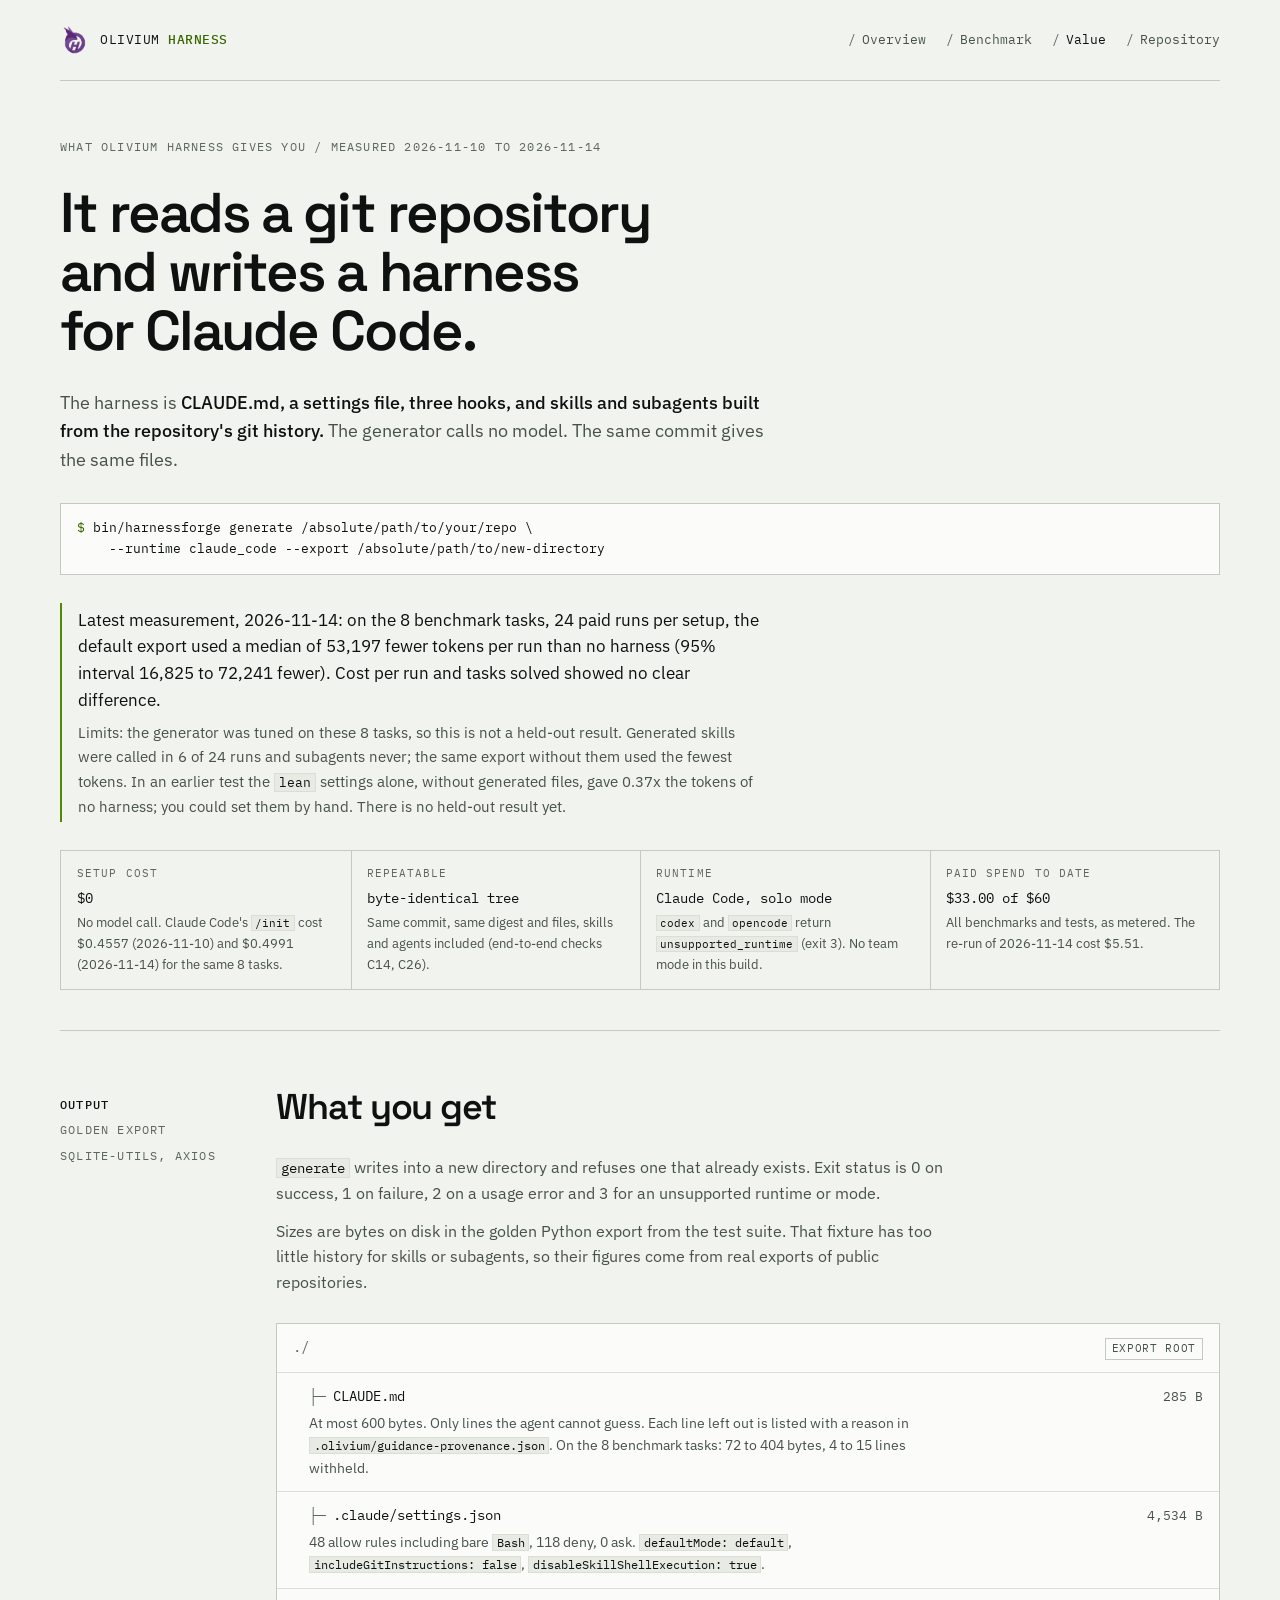
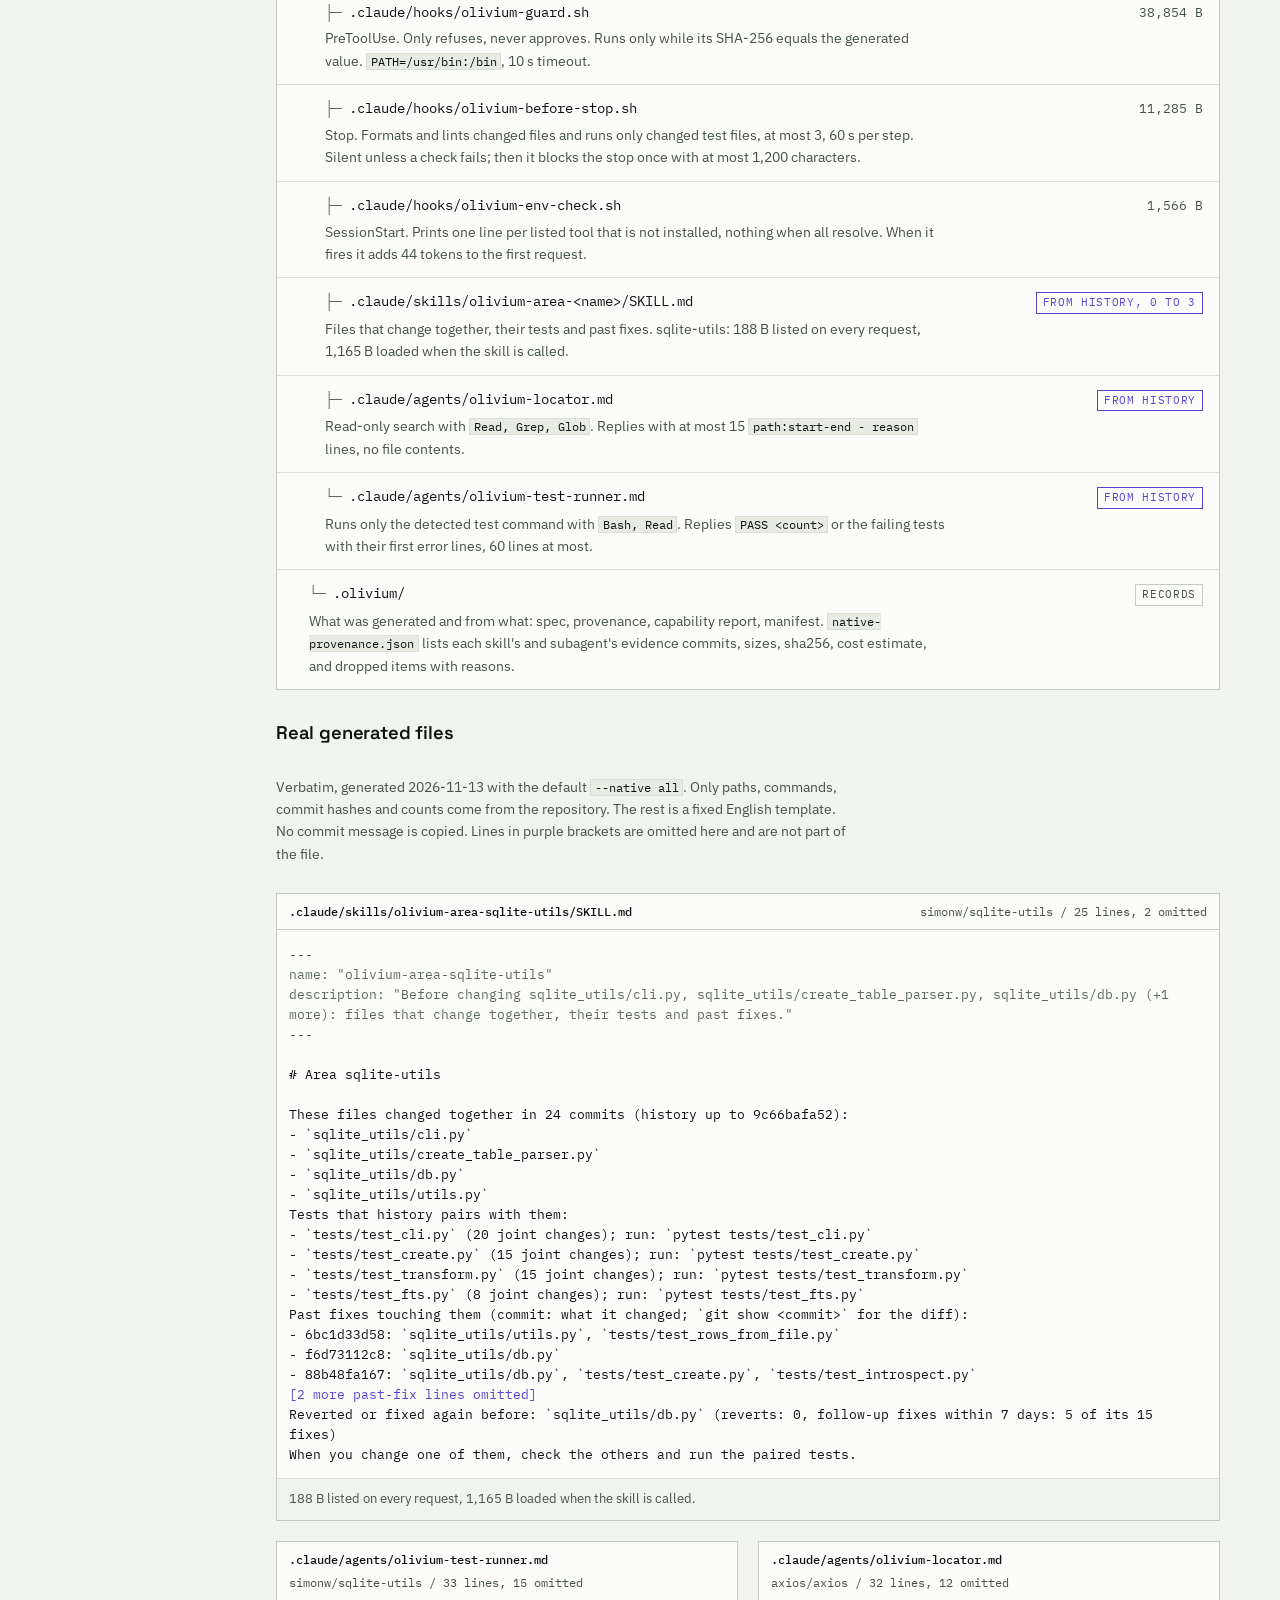
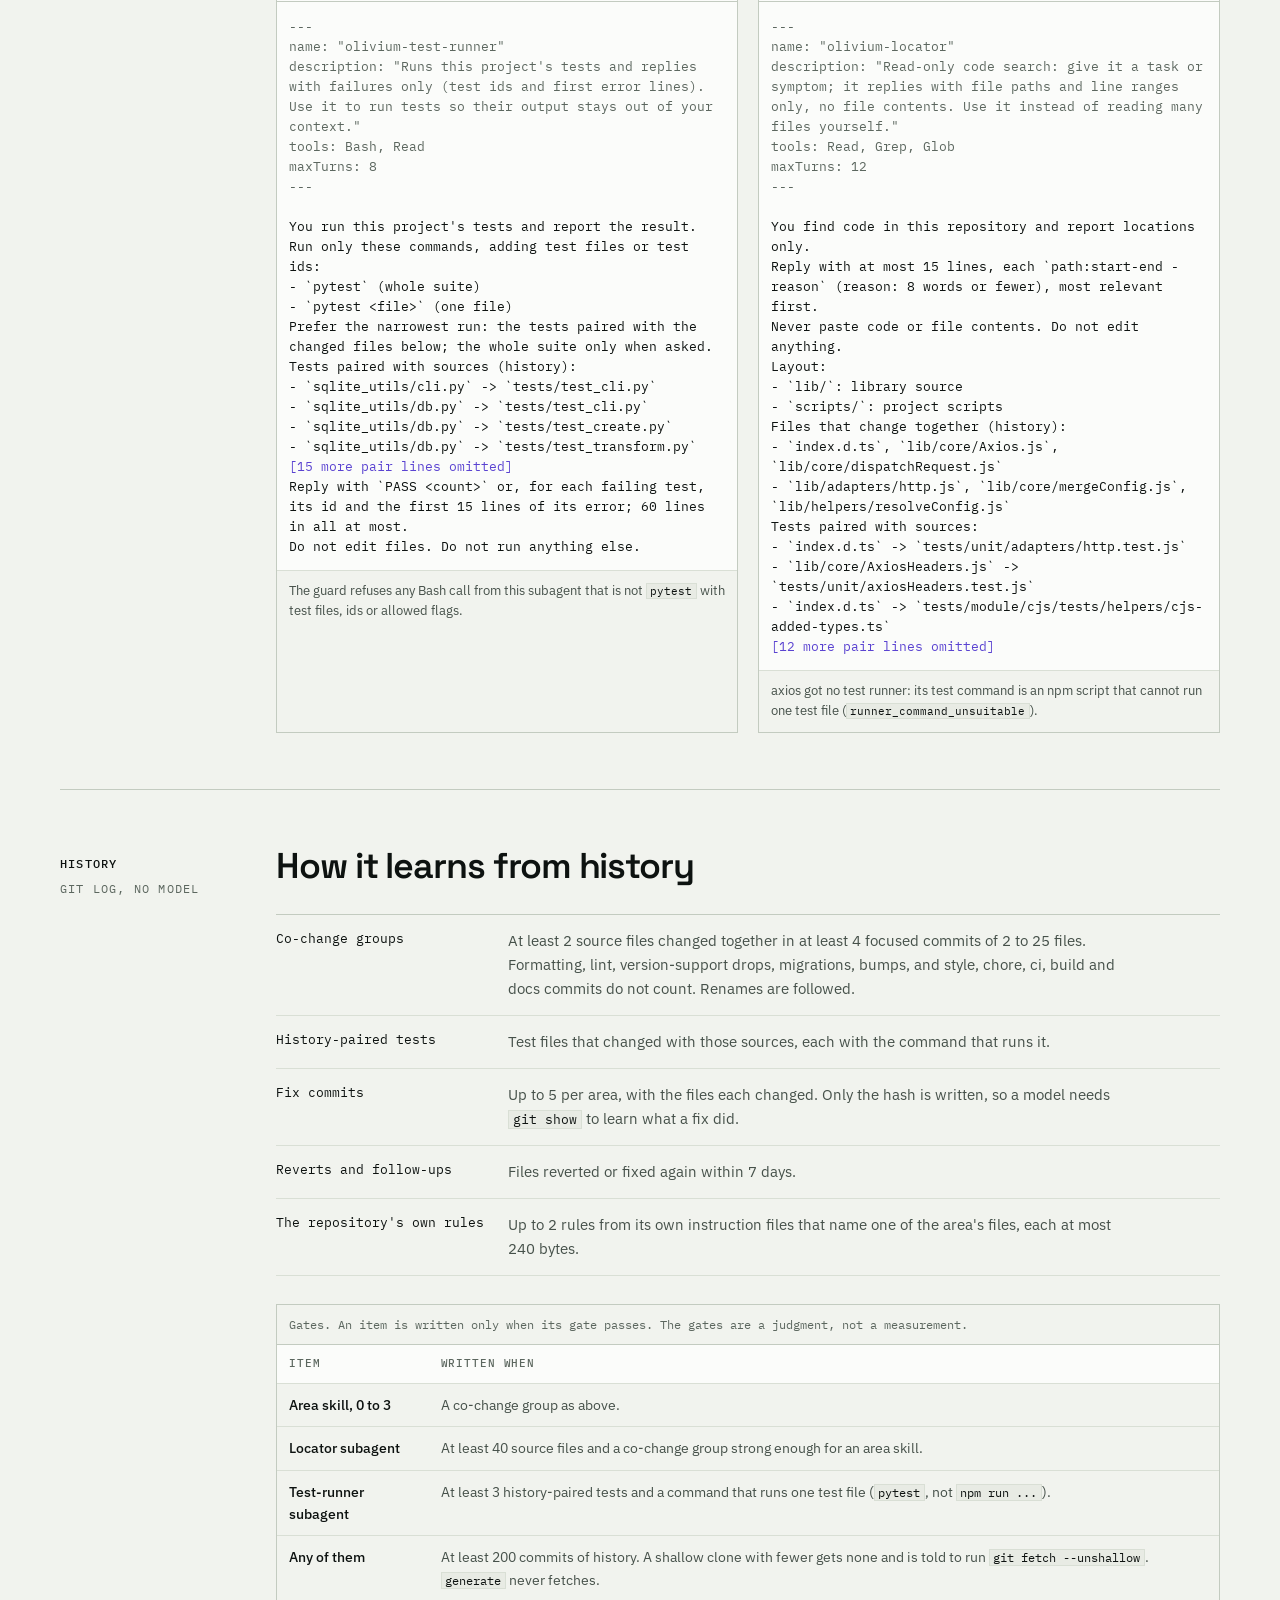
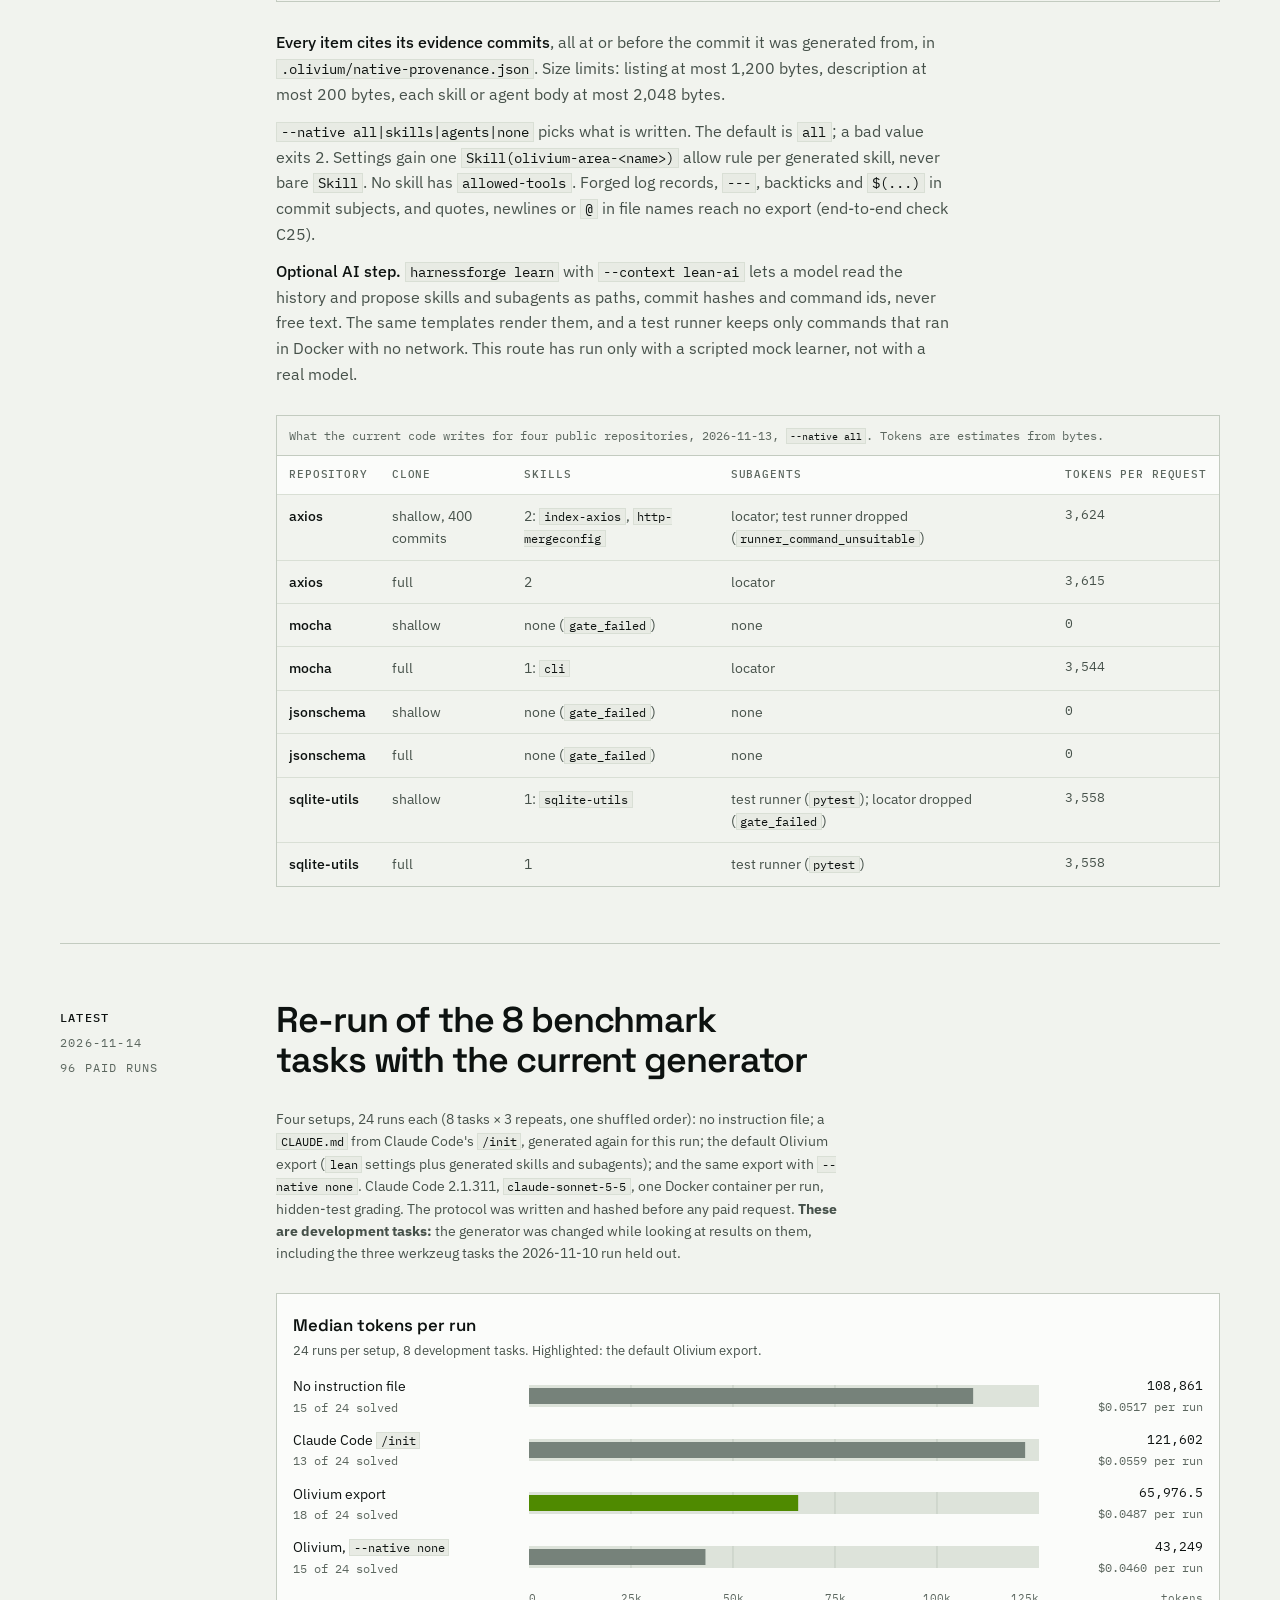
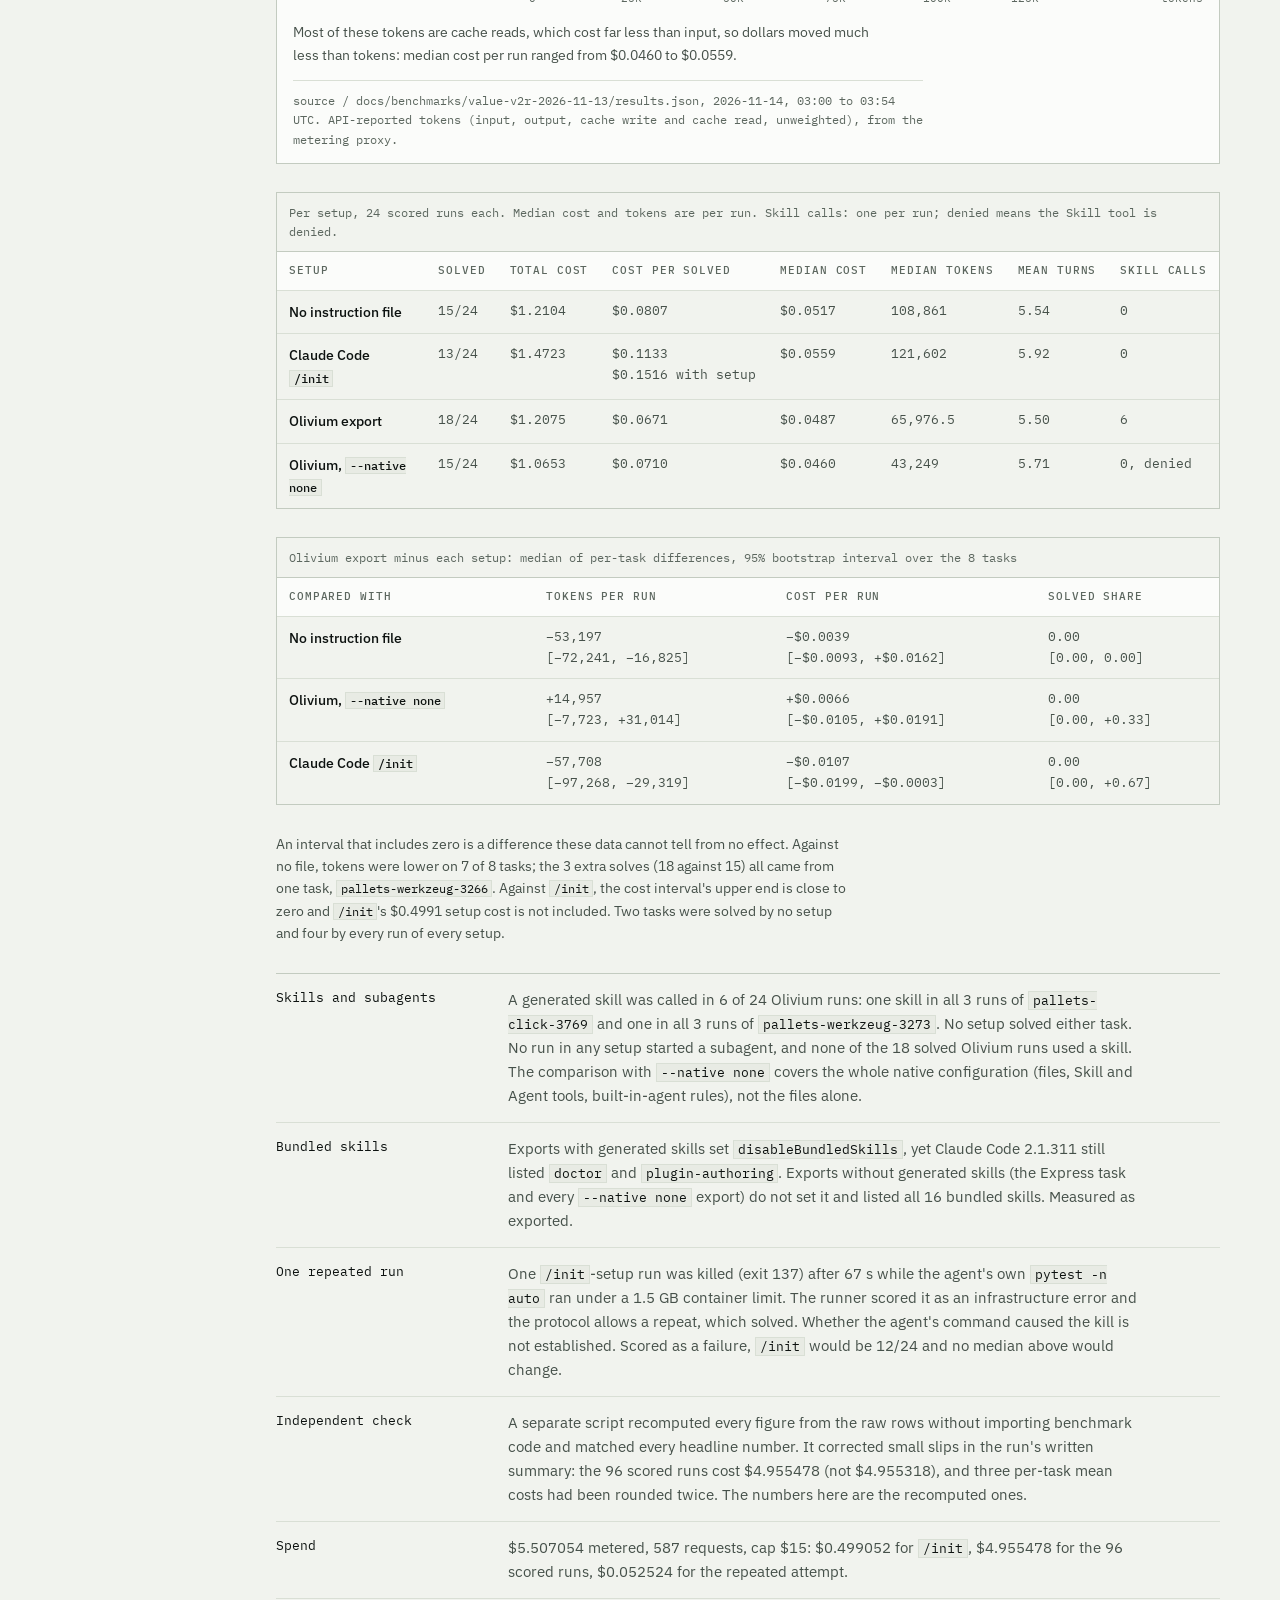
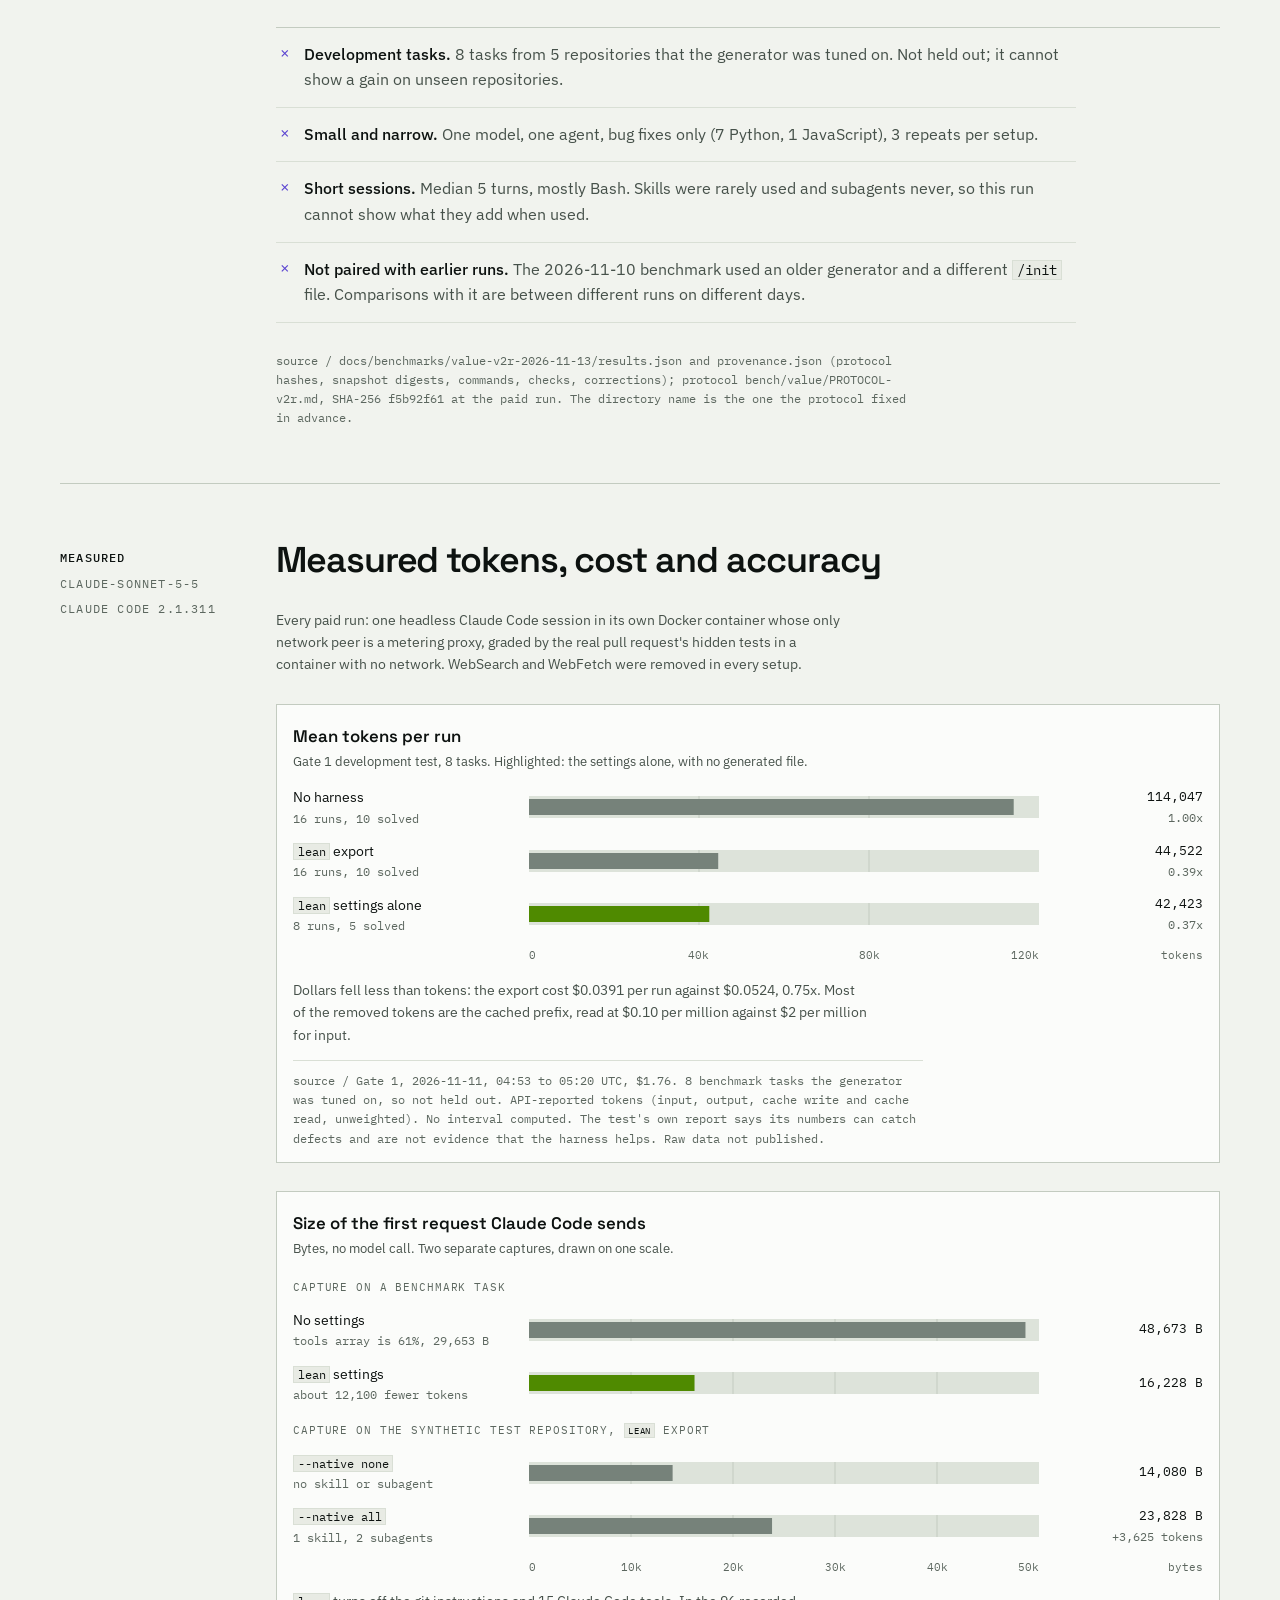
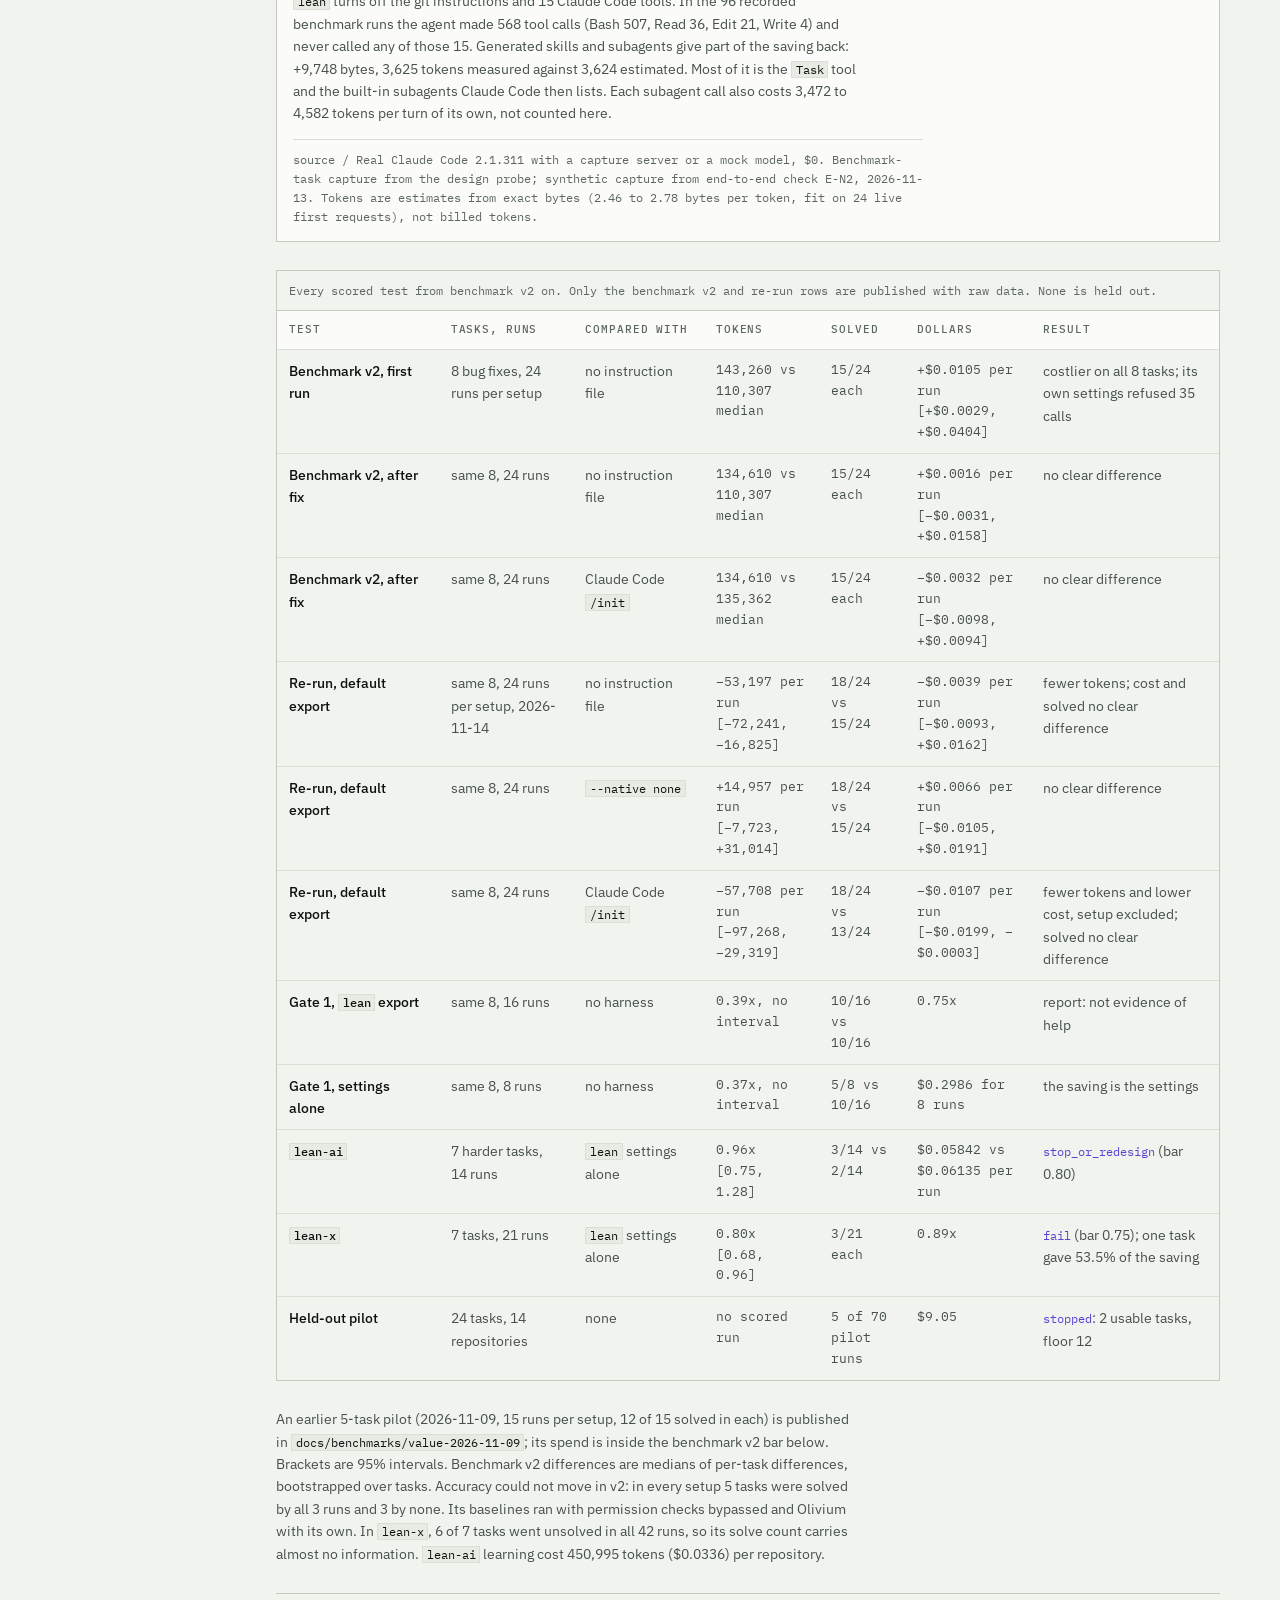
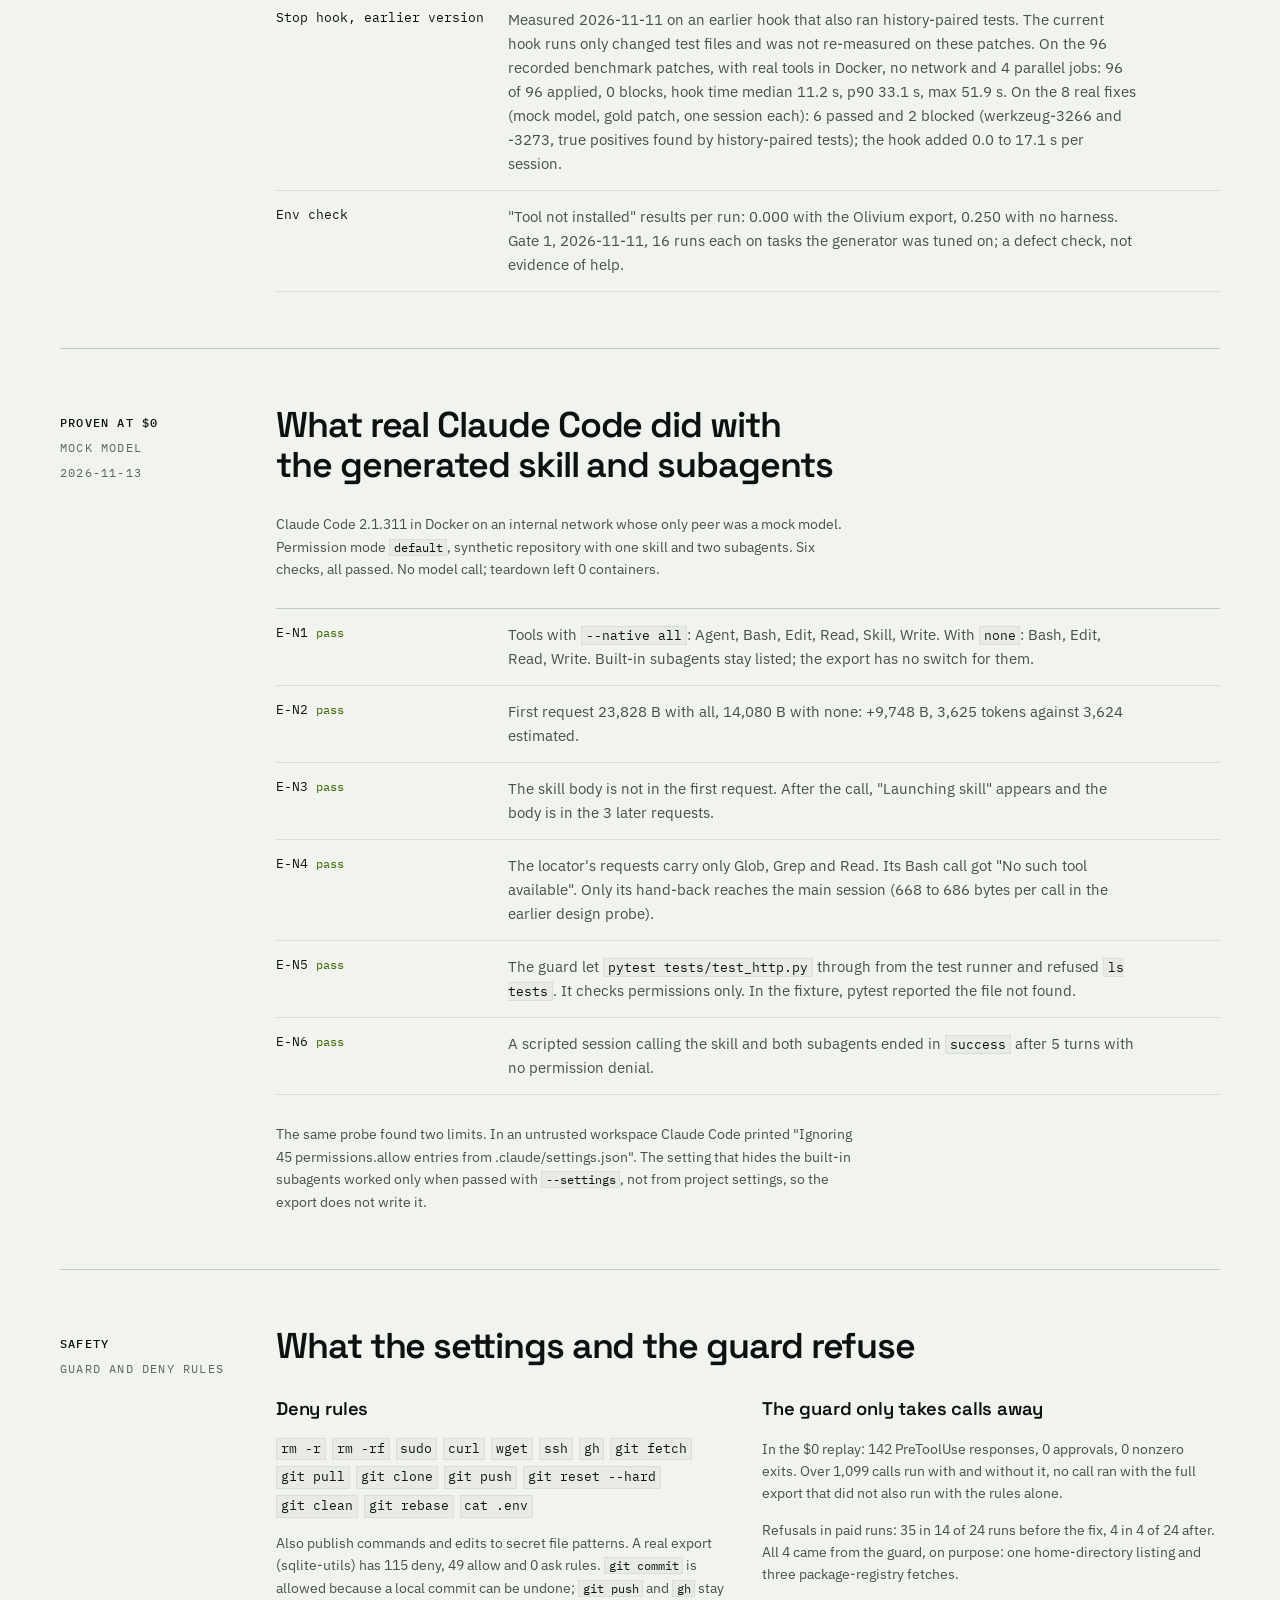
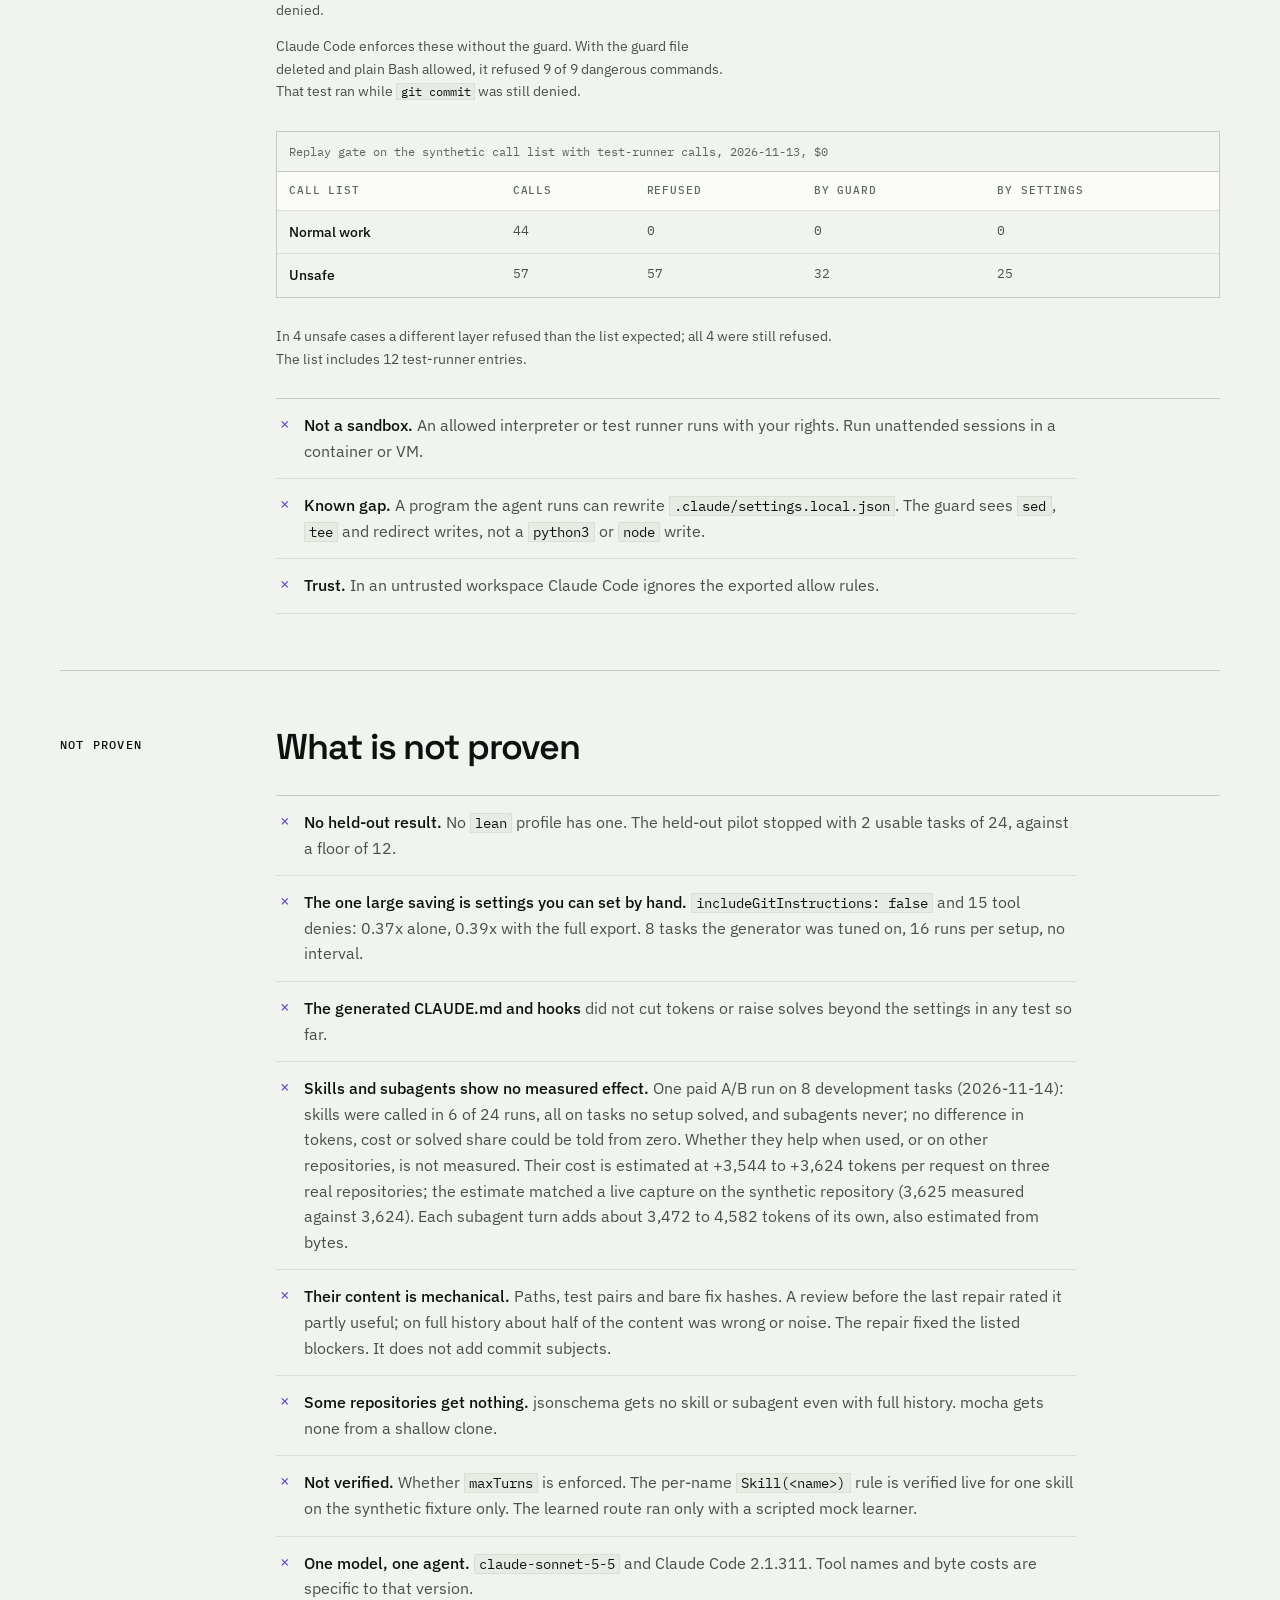
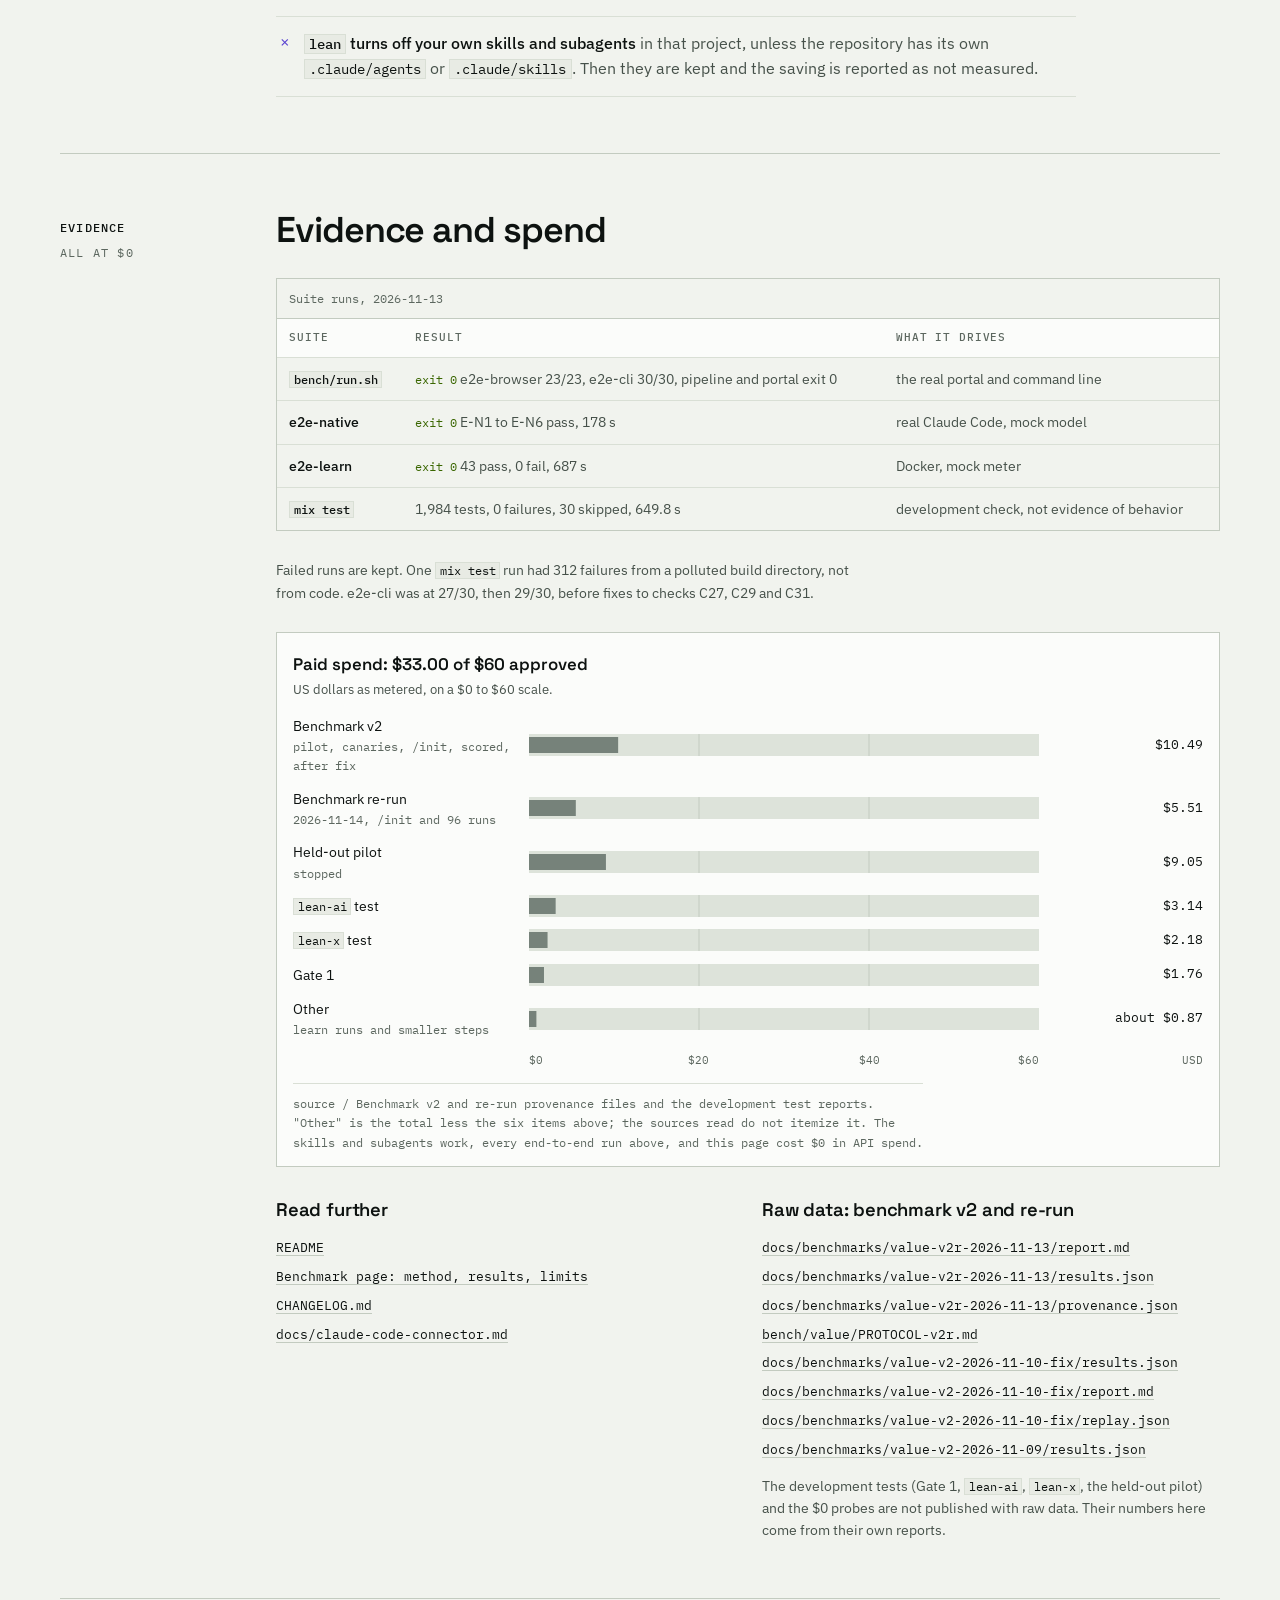
<file: value.html>
<!doctype html>
<html lang="en">
<head>
  <meta charset="utf-8">
  <meta name="viewport" content="width=device-width, initial-scale=1, viewport-fit=cover">
  <title>Olivium Harness Value</title>
  <meta name="description" content="What Olivium Harness writes for a Claude Code repository, what was measured, what was proven at $0 in real Claude Code, and what is not proven yet. Every number has a source.">
  <meta name="theme-color" content="#060808">
  <meta property="og:title" content="Olivium Harness Value">
  <meta property="og:description" content="The files Olivium Harness generates, the measured token and cost results with their limits, and what is not proven yet.">
  <meta property="og:type" content="website">
  <link rel="canonical" href="https://oudaykhaled.github.io/olivium-harness-site/value.html">
  <meta property="og:url" content="https://oudaykhaled.github.io/olivium-harness-site/value.html">
  <meta property="og:image" content="https://oudaykhaled.github.io/olivium-harness-site/assets/olivium-harness.png">
  <link rel="icon" type="image/png" href="assets/olivium-harness.png">
<style>
/* Layout: a ledger. A mono label gutter on the left names each entry; the harness files read like a terminal listing; every figure carries its source line. */
:root {
  color-scheme: dark;
  --bg: #060808;
  --panel: #0b0f0e;
  --raise: #101514;
  --ink: #edf1ed;
  --muted: #9ba69d;
  --subtle: #7a867c;
  --line: #29332c;
  --line-soft: #1b231e;
  --accent: #bbff62;
  --accent-text: #bbff62;
  --on-accent: #060808;
  --purple: #a894ff;
  --bar: #6b7a6f;
  --grid: #1f2822;
  --code: #080c09;
  --display: 'Space Grotesk', 'Helvetica Neue', Arial, sans-serif;
  --sans: 'IBM Plex Sans', 'Helvetica Neue', Arial, sans-serif;
  --mono: 'IBM Plex Mono', ui-monospace, 'SFMono-Regular', Menlo, Consolas, monospace;
}
@media (prefers-color-scheme: light) {
  :root:not([data-theme="dark"]) {
    color-scheme: light;
    --bg: #f1f3ee; --panel: #e8ebe4; --raise: #fbfcfa; --ink: #0d1210; --muted: #46514a; --subtle: #5c675f;
    --line: #c3cbc0; --line-soft: #d9dfd5; --accent: #4f8a00; --accent-text: #3a6600; --on-accent: #ffffff;
    --purple: #5a43d1; --bar: #76827a; --grid: #dde3da; --code: #fbfcfa;
  }
}
:root[data-theme="light"] {
  color-scheme: light;
  --bg: #f1f3ee; --panel: #e8ebe4; --raise: #fbfcfa; --ink: #0d1210; --muted: #46514a; --subtle: #5c675f;
  --line: #c3cbc0; --line-soft: #d9dfd5; --accent: #4f8a00; --accent-text: #3a6600; --on-accent: #ffffff;
  --purple: #5a43d1; --bar: #76827a; --grid: #dde3da; --code: #fbfcfa;
}

* { box-sizing: border-box; }
body { margin: 0; background: var(--bg); color: var(--ink); font-family: var(--sans); font-size: 16px; line-height: 1.6; -webkit-font-smoothing: antialiased; }
::selection { background: var(--accent); color: var(--on-accent); }
h1, h2, h3, p, ul, ol, dl, dd, figure { margin: 0; }
h1, h2, h3 { font-family: var(--display); text-wrap: balance; font-weight: 600; }
ul, ol { padding: 0; list-style: none; }
img { max-width: 100%; display: block; }
code, pre, .mono { font-family: var(--mono); }
code { font-size: .86em; color: var(--ink); background: var(--panel); border: 1px solid var(--line-soft); padding: 0 .3em; overflow-wrap: break-word; }
a { color: var(--ink); text-decoration: underline; text-decoration-color: var(--line); text-underline-offset: 3px; }
a:hover { color: var(--accent-text); text-decoration-color: var(--accent-text); }
a:focus-visible, summary:focus-visible, .scroll:focus-visible { outline: 2px solid var(--accent-text); outline-offset: 3px; }
.sr-only { position: absolute; width: 1px; height: 1px; padding: 0; margin: -1px; overflow: hidden; clip: rect(0 0 0 0); white-space: nowrap; border: 0; }
.skip { position: absolute; left: 16px; top: -100px; background: var(--accent); color: var(--on-accent); padding: 10px 16px; font-family: var(--mono); font-size: 13px; z-index: 5; }
.skip:focus { top: 12px; }

/* One outer wrapper owns the side gutter. */
.page { padding-left: max(16px, env(safe-area-inset-left, 0px)); padding-right: max(16px, env(safe-area-inset-right, 0px)); padding-block: 0 24px; }
.page > * { max-width: 1160px; margin-inline: auto; }
@media (min-width: 900px) {
  .page { padding-left: max(40px, env(safe-area-inset-left, 0px)); padding-right: max(40px, env(safe-area-inset-right, 0px)); }
}

/* Header */
.top { display: flex; flex-wrap: wrap; align-items: center; justify-content: space-between; gap: 8px 24px; padding-block: 20px; border-bottom: 1px solid var(--line); }
.brand { display: inline-flex; align-items: center; gap: 10px; text-decoration: none; font-family: var(--mono); font-size: 13px; letter-spacing: .04em; }
.brand img { width: 30px; height: 30px; object-fit: contain; }
.brand b { color: var(--accent-text); font-weight: 500; }
.nav { display: flex; flex-wrap: wrap; gap: 4px 20px; font-family: var(--mono); font-size: 13px; }
.nav a { text-decoration: none; color: var(--muted); display: inline-flex; min-height: 40px; align-items: center; }
.nav a::before { content: '/'; color: var(--subtle); margin-right: 6px; }
.nav a[aria-current="page"] { color: var(--ink); }
.nav a:hover { color: var(--accent-text); }

/* Hero */
.hero { padding-block: 56px 40px; border-bottom: 1px solid var(--line); display: grid; gap: 28px; }
.kicker { font-family: var(--mono); font-size: 12px; letter-spacing: .1em; text-transform: uppercase; color: var(--subtle); }
.hero h1 { font-size: clamp(2rem, 4.6vw, 3.5rem); line-height: 1.05; letter-spacing: -.035em; max-width: 21ch; }
.hero .lede { font-size: 1.125rem; color: var(--muted); max-width: 64ch; }
.hero .lede strong { color: var(--ink); font-weight: 500; }
.cmd { font-family: var(--mono); font-size: 13px; background: var(--code); border: 1px solid var(--line); padding: 14px 16px; overflow-x: auto; white-space: pre; color: var(--ink); }
.cmd .p { color: var(--accent-text); }
.headline { border-left: 2px solid var(--accent); padding: 4px 0 4px 16px; max-width: 70ch; }
.headline p { font-size: 1.05rem; }
.headline p + p { margin-top: 6px; color: var(--muted); font-size: .95rem; }
.spec { display: grid; grid-template-columns: repeat(auto-fit, minmax(220px, 1fr)); border: 1px solid var(--line); }
.spec > div { padding: 14px 16px; border-right: 1px solid var(--line); border-bottom: 1px solid var(--line); margin: 0 -1px -1px 0; min-width: 0; }
.spec dt { font-family: var(--mono); font-size: 11px; letter-spacing: .1em; text-transform: uppercase; color: var(--subtle); }
.spec dd { font-family: var(--mono); font-size: 14px; margin-top: 4px; }
.spec dd small { display: block; font-family: var(--sans); font-size: 13px; color: var(--muted); margin-top: 4px; }

/* Ledger sections */
.sec { display: grid; gap: 16px 40px; padding-block: 56px; border-bottom: 1px solid var(--line); }
@media (min-width: 900px) { .sec { grid-template-columns: 11rem minmax(0, 1fr); } }
.sec-label { font-family: var(--mono); font-size: 12px; letter-spacing: .1em; text-transform: uppercase; color: var(--subtle); display: flex; flex-direction: column; gap: 6px; padding-top: 8px; }
.sec-label b { color: var(--ink); font-weight: 500; }
.sec-body { min-width: 0; display: grid; gap: 28px; }
.sec h2 { font-size: clamp(1.6rem, 2.8vw, 2.25rem); line-height: 1.12; letter-spacing: -.03em; }
.sec h3 { font-size: 1.15rem; letter-spacing: -.01em; }
.prose { max-width: 68ch; display: grid; gap: 12px; color: var(--muted); }
.prose strong { color: var(--ink); font-weight: 500; }
.note { font-size: 14px; color: var(--muted); max-width: 72ch; }
.src { font-family: var(--mono); font-size: 12px; color: var(--subtle); line-height: 1.6; max-width: 90ch; }
.src::before { content: 'source / '; color: var(--subtle); }

/* File tree */
.tree { border: 1px solid var(--line); background: var(--code); }
.tree li { padding: 12px 16px; border-bottom: 1px solid var(--line-soft); display: grid; gap: 4px; }
.tree li:last-child { border-bottom: 0; }
.t-row { display: flex; flex-wrap: wrap; align-items: baseline; justify-content: space-between; gap: 4px 16px; font-family: var(--mono); font-size: 14px; }
.t-path { overflow-wrap: anywhere; min-width: 0; }
.t-path i { font-style: normal; color: var(--subtle); white-space: pre; }
.t-size { font-family: var(--mono); font-size: 13px; color: var(--muted); font-variant-numeric: tabular-nums; white-space: nowrap; }
.tree p { font-size: 14px; color: var(--muted); max-width: 78ch; }
.tree .d1 { padding-left: 32px; }
.tree .d2 { padding-left: 48px; }
.tag { font-family: var(--mono); font-size: 11px; letter-spacing: .06em; text-transform: uppercase; border: 1px solid var(--line); color: var(--muted); padding: 1px 6px; white-space: nowrap; }
.tag.hist { border-color: var(--purple); color: var(--purple); }
.tag.ok { border-color: var(--accent-text); color: var(--accent-text); }

/* Excerpts */
.excerpts { display: grid; gap: 20px; }
@media (min-width: 1100px) { .excerpts { grid-template-columns: minmax(0, 1fr) minmax(0, 1fr); } .excerpts .wide { grid-column: 1 / -1; } }
.file { border: 1px solid var(--line); min-width: 0; display: flex; flex-direction: column; }
.file-bar { display: flex; flex-wrap: wrap; gap: 4px 12px; justify-content: space-between; padding: 8px 12px; background: var(--raise); border-bottom: 1px solid var(--line); font-family: var(--mono); font-size: 12px; color: var(--muted); }
.file-bar b { color: var(--ink); font-weight: 500; overflow-wrap: anywhere; }
.scroll { overflow-x: auto; min-width: 0; }
.file pre { margin: 0; padding: 14px 12px; font-size: 12.5px; line-height: 1.6; background: var(--code); color: var(--ink); white-space: pre-wrap; overflow-wrap: break-word; tab-size: 2; }
.file pre .fm { color: var(--subtle); }
.file pre .om { color: var(--purple); }
.file figcaption { padding: 10px 12px; font-size: 13px; color: var(--muted); border-top: 1px solid var(--line-soft); }

/* Definition rows */
.rows { border-top: 1px solid var(--line); }
.rows > div { display: grid; gap: 4px 24px; padding-block: 14px; border-bottom: 1px solid var(--line-soft); }
@media (min-width: 700px) { .rows > div { grid-template-columns: 13rem minmax(0, 1fr); } }
.rows dt { font-family: var(--mono); font-size: 13px; color: var(--ink); }
.rows dd { color: var(--muted); font-size: 15px; max-width: 70ch; }
.rows dd strong { color: var(--ink); font-weight: 500; }

/* Tables */
/* The caption sits outside the table so it never scrolls or clips. Below the table's own width, wide tables stack into one block per row. */
.tbl { border: 1px solid var(--line); min-width: 0; container: tbl / inline-size; }
.cap { padding: 10px 12px; font-family: var(--mono); font-size: 12px; color: var(--subtle); border-bottom: 1px solid var(--line); }
.table-wrap { overflow-x: auto; min-width: 0; }
table { border-collapse: collapse; width: 100%; font-size: 14px; }
th, td { text-align: left; vertical-align: top; padding: 10px 12px; border-bottom: 1px solid var(--line-soft); }
thead th { font-family: var(--mono); font-size: 11px; font-weight: 500; letter-spacing: .08em; text-transform: uppercase; color: var(--subtle); background: var(--raise); white-space: nowrap; }
tbody th { font-weight: 500; color: var(--ink); }
td { color: var(--muted); }
td.n { font-variant-numeric: tabular-nums; font-family: var(--mono); font-size: 13px; white-space: nowrap; }
.t-wrap td.n { white-space: normal; }
.t-wrap tbody th { min-width: 10rem; }
tbody tr:last-child > * { border-bottom: 0; }
.t-wide { min-width: 860px; }
.t-mid { min-width: 620px; }
@container tbl (max-width: 480px) { thead th { white-space: normal; } th, td { padding: 8px 10px; } }
@container tbl (max-width: 859px) { .t-wide { min-width: 0; } .t-wide.stack, .t-wide.stack tbody, .t-wide.stack tr, .t-wide.stack th, .t-wide.stack td { display: block; } }
@container tbl (max-width: 619px) { .t-mid { min-width: 0; } .t-mid.stack, .t-mid.stack tbody, .t-mid.stack tr, .t-mid.stack th, .t-mid.stack td { display: block; } }
@container tbl (max-width: 859px) {
  .t-wide.stack thead { position: absolute; width: 1px; height: 1px; overflow: hidden; clip: rect(0 0 0 0); white-space: nowrap; }
  .t-wide.stack tr { padding: 12px; border-bottom: 1px solid var(--line-soft); }
  .t-wide.stack tbody tr:last-child { border-bottom: 0; }
  .t-wide.stack tbody th { padding: 0 0 6px; border: 0; min-width: 0; }
  .t-wide.stack td { position: relative; padding: 3px 0 3px calc(7.5rem + 12px); border: 0; white-space: normal; }
  .t-wide.stack td::before { position: absolute; left: 0; top: 3px; width: 7.5rem; content: attr(data-label); font-family: var(--mono); font-size: 11px; letter-spacing: .06em; text-transform: uppercase; color: var(--subtle); padding-top: 2px; }
}
@container tbl (max-width: 619px) {
  .t-mid.stack thead { position: absolute; width: 1px; height: 1px; overflow: hidden; clip: rect(0 0 0 0); white-space: nowrap; }
  .t-mid.stack tr { padding: 12px; border-bottom: 1px solid var(--line-soft); }
  .t-mid.stack tbody tr:last-child { border-bottom: 0; }
  .t-mid.stack tbody th { padding: 0 0 6px; border: 0; }
  .t-mid.stack td { position: relative; padding: 3px 0 3px calc(7.5rem + 12px); border: 0; }
  .t-mid.stack td::before { position: absolute; left: 0; top: 3px; width: 7.5rem; content: attr(data-label); font-family: var(--mono); font-size: 11px; letter-spacing: .06em; text-transform: uppercase; color: var(--subtle); padding-top: 2px; }
}
.res { font-family: var(--mono); font-size: 12px; white-space: nowrap; }
.res.fail { color: var(--purple); }
.res.pass { color: var(--accent-text); }

/* Charts: per-row SVG tracks share one linear scale per chart. */
.chart { border: 1px solid var(--line); padding: 18px 16px 14px; display: grid; gap: 14px; background: var(--code); min-width: 0; }
.chart-title { font-family: var(--display); font-size: 1.05rem; font-weight: 600; }
.chart-sub { font-size: 13px; color: var(--muted); margin-top: 2px; }
.bars { display: grid; gap: 12px; }
.bar-group { font-family: var(--mono); font-size: 11px; letter-spacing: .08em; text-transform: uppercase; color: var(--subtle); padding-top: 6px; }
.bar { display: grid; grid-template-columns: minmax(0, 1fr) 7.5rem; gap: 4px 12px; align-items: center; }
@media (min-width: 700px) { .bar { grid-template-columns: 14rem minmax(0, 1fr) 9.5rem; } }
.bar-label { font-size: 14px; grid-column: 1 / -1; }
@media (min-width: 700px) { .bar-label { grid-column: auto; } }
.bar-label small { display: block; font-family: var(--mono); font-size: 12px; color: var(--subtle); }
.bar svg { display: block; width: 100%; height: 22px; overflow: visible; }
.bar svg .trk { fill: var(--grid); }
.bar svg .tick { stroke: var(--line); stroke-width: 1; }
.bar svg .mark { fill: var(--bar); }
.bar.hl svg .mark { fill: var(--accent); }
.bar:hover svg .mark { fill: var(--muted); }
.bar.hl:hover svg .mark { fill: var(--accent); }
.bar-val { font-family: var(--mono); font-size: 13px; font-variant-numeric: tabular-nums; white-space: nowrap; text-align: right; }
.bar-val small { display: block; color: var(--subtle); font-size: 12px; }
.axis { display: grid; grid-template-columns: minmax(0, 1fr) 7.5rem; gap: 12px; font-family: var(--mono); font-size: 11px; color: var(--subtle); font-variant-numeric: tabular-nums; }
@media (min-width: 700px) { .axis { grid-template-columns: 14rem minmax(0, 1fr) 9.5rem; } .axis::before { content: ''; } }
.axis-scale { position: relative; height: 16px; }
.axis-scale span { position: absolute; top: 0; transform: translateX(-50%); white-space: nowrap; }
.axis-scale span:first-child { transform: none; }
.axis-scale span:last-child { transform: translateX(-100%); }
.axis-unit { text-align: right; }
.chart .src { border-top: 1px solid var(--line-soft); padding-top: 10px; }

/* Lists of limits */
.limits { display: grid; gap: 0; border-top: 1px solid var(--line); }
.limits li { padding: 14px 0 14px 28px; border-bottom: 1px solid var(--line-soft); position: relative; color: var(--muted); max-width: 80ch; }
.limits li::before { content: '\00d7'; position: absolute; left: 4px; top: 12px; font-family: var(--mono); color: var(--purple); }
.limits li strong { color: var(--ink); font-weight: 500; }
.chips { display: flex; flex-wrap: wrap; gap: 6px; }
.chips code { font-size: 13px; }
.cols { display: grid; gap: 28px; }
@media (min-width: 1000px) { .cols { grid-template-columns: minmax(0, 1fr) minmax(0, 1fr); } }
.cols > * { min-width: 0; display: grid; gap: 14px; align-content: start; }
.links { display: grid; gap: 8px; font-family: var(--mono); font-size: 13px; }
.links a { overflow-wrap: anywhere; }

.foot { display: flex; flex-wrap: wrap; justify-content: space-between; align-items: center; gap: 12px 24px; padding-block: 28px; font-family: var(--mono); font-size: 12px; color: var(--subtle); }
.foot nav { display: flex; flex-wrap: wrap; gap: 4px 20px; }
.foot a { color: var(--muted); }

@media (prefers-reduced-motion: no-preference) {
  a, .bar svg .mark { transition: color .15s ease, fill .15s ease, text-decoration-color .15s ease; }
}
</style>
<link rel="preconnect" href="https://fonts.googleapis.com">
<link rel="preconnect" href="https://fonts.gstatic.com" crossorigin>
<link rel="stylesheet" href="https://fonts.googleapis.com/css2?family=IBM+Plex+Mono:wght@400;500&family=IBM+Plex+Sans:wght@400;500&family=Space+Grotesk:wght@500;600&display=swap">
</head>
<body>
<a class="skip" href="#main">Skip to content</a>
<div class="page">

<header class="top">
  <a class="brand" href="index.html" aria-label="Olivium Harness home"><img src="assets/olivium-harness.png" alt="" width="30" height="30"><span>OLIVIUM <b>HARNESS</b></span></a>
  <nav class="nav" aria-label="Main navigation">
    <a href="index.html">Overview</a>
    <a href="benchmark.html">Benchmark</a>
    <a href="value.html" aria-current="page">Value</a>
    <a href="https://github.com/oudaykhaled/olivium-harness">Repository</a>
  </nav>
</header>

<main id="main">

<section class="hero" aria-labelledby="hero-h">
  <p class="kicker">What Olivium Harness gives you / measured 2026-11-10 to 2026-11-14</p>
  <h1 id="hero-h">It reads a git repository and writes a harness for Claude Code.</h1>
  <p class="lede">The harness is <strong>CLAUDE.md, a settings file, three hooks, and skills and subagents built from the repository's git history.</strong> The generator calls no model. The same commit gives the same files.</p>
  <div class="cmd" role="region" aria-label="Command" tabindex="0"><span class="p">$</span> bin/harnessforge generate /absolute/path/to/your/repo \
    --runtime claude_code --export /absolute/path/to/new-directory</div>
  <div class="headline">
    <p>Latest measurement, 2026-11-14: on the 8 benchmark tasks, 24 paid runs per setup, the default export used a median of 53,197 fewer tokens per run than no harness (95% interval 16,825 to 72,241 fewer). Cost per run and tasks solved showed no clear difference.</p>
    <p>Limits: the generator was tuned on these 8 tasks, so this is not a held-out result. Generated skills were called in 6 of 24 runs and subagents never; the same export without them used the fewest tokens. In an earlier test the <code>lean</code> settings alone, without generated files, gave 0.37x the tokens of no harness; you could set them by hand. There is no held-out result yet.</p>
  </div>
  <dl class="spec">
    <div><dt>Setup cost</dt><dd>$0<small>No model call. Claude Code's <code>/init</code> cost $0.4557 (2026-11-10) and $0.4991 (2026-11-14) for the same 8 tasks.</small></dd></div>
    <div><dt>Repeatable</dt><dd>byte-identical tree<small>Same commit, same digest and files, skills and agents included (end-to-end checks C14, C26).</small></dd></div>
    <div><dt>Runtime</dt><dd>Claude Code, solo mode<small><code>codex</code> and <code>opencode</code> return <code>unsupported_runtime</code> (exit 3). No team mode in this build.</small></dd></div>
    <div><dt>Paid spend to date</dt><dd>$33.00 of $60<small>All benchmarks and tests, as metered. The re-run of 2026-11-14 cost $5.51.</small></dd></div>
  </dl>
</section>

<section class="sec" id="files" aria-labelledby="files-h">
  <div class="sec-label"><b>Output</b><span>golden export</span><span>sqlite-utils, axios</span></div>
  <div class="sec-body">
    <h2 id="files-h">What you get</h2>
    <div class="prose">
      <p><code>generate</code> writes into a new directory and refuses one that already exists. Exit status is 0 on success, 1 on failure, 2 on a usage error and 3 for an unsupported runtime or mode.</p>
      <p>Sizes are bytes on disk in the golden Python export from the test suite. That fixture has too little history for skills or subagents, so their figures come from real exports of public repositories.</p>
    </div>

    <ul class="tree" aria-label="Generated files">
      <li><div class="t-row"><span class="t-path"><i>./</i></span><span class="tag">export root</span></div></li>
      <li class="d1"><div class="t-row"><span class="t-path"><i>├─ </i>CLAUDE.md</span><span class="t-size">285 B</span></div>
        <p>At most 600 bytes. Only lines the agent cannot guess. Each line left out is listed with a reason in <code>.olivium/guidance-provenance.json</code>. On the 8 benchmark tasks: 72 to 404 bytes, 4 to 15 lines withheld.</p></li>
      <li class="d1"><div class="t-row"><span class="t-path"><i>├─ </i>.claude/settings.json</span><span class="t-size">4,534 B</span></div>
        <p>48 allow rules including bare <code>Bash</code>, 118 deny, 0 ask. <code>defaultMode: default</code>, <code>includeGitInstructions: false</code>, <code>disableSkillShellExecution: true</code>.</p></li>
      <li class="d2"><div class="t-row"><span class="t-path"><i>├─ </i>.claude/hooks/olivium-guard.sh</span><span class="t-size">38,854 B</span></div>
        <p>PreToolUse. Only refuses, never approves. Runs only while its SHA-256 equals the generated value. <code>PATH=/usr/bin:/bin</code>, 10 s timeout.</p></li>
      <li class="d2"><div class="t-row"><span class="t-path"><i>├─ </i>.claude/hooks/olivium-before-stop.sh</span><span class="t-size">11,285 B</span></div>
        <p>Stop. Formats and lints changed files and runs only changed test files, at most 3, 60 s per step. Silent unless a check fails; then it blocks the stop once with at most 1,200 characters.</p></li>
      <li class="d2"><div class="t-row"><span class="t-path"><i>├─ </i>.claude/hooks/olivium-env-check.sh</span><span class="t-size">1,566 B</span></div>
        <p>SessionStart. Prints one line per listed tool that is not installed, nothing when all resolve. When it fires it adds 44 tokens to the first request.</p></li>
      <li class="d2"><div class="t-row"><span class="t-path"><i>├─ </i>.claude/skills/olivium-area-&lt;name&gt;/SKILL.md</span><span class="tag hist">from history, 0 to 3</span></div>
        <p>Files that change together, their tests and past fixes. sqlite-utils: 188 B listed on every request, 1,165 B loaded when the skill is called.</p></li>
      <li class="d2"><div class="t-row"><span class="t-path"><i>├─ </i>.claude/agents/olivium-locator.md</span><span class="tag hist">from history</span></div>
        <p>Read-only search with <code>Read, Grep, Glob</code>. Replies with at most 15 <code>path:start-end - reason</code> lines, no file contents.</p></li>
      <li class="d2"><div class="t-row"><span class="t-path"><i>└─ </i>.claude/agents/olivium-test-runner.md</span><span class="tag hist">from history</span></div>
        <p>Runs only the detected test command with <code>Bash, Read</code>. Replies <code>PASS &lt;count&gt;</code> or the failing tests with their first error lines, 60 lines at most.</p></li>
      <li class="d1"><div class="t-row"><span class="t-path"><i>└─ </i>.olivium/</span><span class="tag">records</span></div>
        <p>What was generated and from what: spec, provenance, capability report, manifest. <code>native-provenance.json</code> lists each skill's and subagent's evidence commits, sizes, sha256, cost estimate, and dropped items with reasons.</p></li>
    </ul>

    <h3>Real generated files</h3>
    <p class="note">Verbatim, generated 2026-11-13 with the default <code>--native all</code>. Only paths, commands, commit hashes and counts come from the repository. The rest is a fixed English template. No commit message is copied. Lines in purple brackets are omitted here and are not part of the file.</p>
    <div class="excerpts">
      <figure class="file wide">
        <div class="file-bar"><b>.claude/skills/olivium-area-sqlite-utils/SKILL.md</b><span>simonw/sqlite-utils / 25 lines, 2 omitted</span></div>
        <div class="scroll" role="region" aria-label="SKILL.md excerpt" tabindex="0"><pre><span class="fm">---
name: "olivium-area-sqlite-utils"
description: "Before changing sqlite_utils/cli.py, sqlite_utils/create_table_parser.py, sqlite_utils/db.py (+1 more): files that change together, their tests and past fixes."
---</span>

# Area sqlite-utils

These files changed together in 24 commits (history up to 9c66bafa52):
- `sqlite_utils/cli.py`
- `sqlite_utils/create_table_parser.py`
- `sqlite_utils/db.py`
- `sqlite_utils/utils.py`
Tests that history pairs with them:
- `tests/test_cli.py` (20 joint changes); run: `pytest tests/test_cli.py`
- `tests/test_create.py` (15 joint changes); run: `pytest tests/test_create.py`
- `tests/test_transform.py` (15 joint changes); run: `pytest tests/test_transform.py`
- `tests/test_fts.py` (8 joint changes); run: `pytest tests/test_fts.py`
Past fixes touching them (commit: what it changed; `git show &lt;commit&gt;` for the diff):
- 6bc1d33d58: `sqlite_utils/utils.py`, `tests/test_rows_from_file.py`
- f6d73112c8: `sqlite_utils/db.py`
- 88b48fa167: `sqlite_utils/db.py`, `tests/test_create.py`, `tests/test_introspect.py`
<span class="om">[2 more past-fix lines omitted]</span>
Reverted or fixed again before: `sqlite_utils/db.py` (reverts: 0, follow-up fixes within 7 days: 5 of its 15 fixes)
When you change one of them, check the others and run the paired tests.</pre></div>
        <figcaption>188 B listed on every request, 1,165 B loaded when the skill is called.</figcaption>
      </figure>
      <figure class="file">
        <div class="file-bar"><b>.claude/agents/olivium-test-runner.md</b><span>simonw/sqlite-utils / 33 lines, 15 omitted</span></div>
        <div class="scroll" role="region" aria-label="Test-runner subagent excerpt" tabindex="0"><pre><span class="fm">---
name: "olivium-test-runner"
description: "Runs this project's tests and replies with failures only (test ids and first error lines). Use it to run tests so their output stays out of your context."
tools: Bash, Read
maxTurns: 8
---</span>

You run this project's tests and report the result. Run only these commands, adding test files or test ids:
- `pytest` (whole suite)
- `pytest &lt;file&gt;` (one file)
Prefer the narrowest run: the tests paired with the changed files below; the whole suite only when asked.
Tests paired with sources (history):
- `sqlite_utils/cli.py` -&gt; `tests/test_cli.py`
- `sqlite_utils/db.py` -&gt; `tests/test_cli.py`
- `sqlite_utils/db.py` -&gt; `tests/test_create.py`
- `sqlite_utils/db.py` -&gt; `tests/test_transform.py`
<span class="om">[15 more pair lines omitted]</span>
Reply with `PASS &lt;count&gt;` or, for each failing test, its id and the first 15 lines of its error; 60 lines in all at most.
Do not edit files. Do not run anything else.</pre></div>
        <figcaption>The guard refuses any Bash call from this subagent that is not <code>pytest</code> with test files, ids or allowed flags.</figcaption>
      </figure>
      <figure class="file">
        <div class="file-bar"><b>.claude/agents/olivium-locator.md</b><span>axios/axios / 32 lines, 12 omitted</span></div>
        <div class="scroll" role="region" aria-label="Locator subagent excerpt" tabindex="0"><pre><span class="fm">---
name: "olivium-locator"
description: "Read-only code search: give it a task or symptom; it replies with file paths and line ranges only, no file contents. Use it instead of reading many files yourself."
tools: Read, Grep, Glob
maxTurns: 12
---</span>

You find code in this repository and report locations only.
Reply with at most 15 lines, each `path:start-end - reason` (reason: 8 words or fewer), most relevant first.
Never paste code or file contents. Do not edit anything.
Layout:
- `lib/`: library source
- `scripts/`: project scripts
Files that change together (history):
- `index.d.ts`, `lib/core/Axios.js`, `lib/core/dispatchRequest.js`
- `lib/adapters/http.js`, `lib/core/mergeConfig.js`, `lib/helpers/resolveConfig.js`
Tests paired with sources:
- `index.d.ts` -&gt; `tests/unit/adapters/http.test.js`
- `lib/core/AxiosHeaders.js` -&gt; `tests/unit/axiosHeaders.test.js`
- `index.d.ts` -&gt; `tests/module/cjs/tests/helpers/cjs-added-types.ts`
<span class="om">[12 more pair lines omitted]</span></pre></div>
        <figcaption>axios got no test runner: its test command is an npm script that cannot run one test file (<code>runner_command_unsuitable</code>).</figcaption>
      </figure>
    </div>
  </div>
</section>

<section class="sec" id="history" aria-labelledby="history-h">
  <div class="sec-label"><b>History</b><span>git log, no model</span></div>
  <div class="sec-body">
    <h2 id="history-h">How it learns from history</h2>
    <dl class="rows">
      <div><dt>Co-change groups</dt><dd>At least 2 source files changed together in at least 4 focused commits of 2 to 25 files. Formatting, lint, version-support drops, migrations, bumps, and style, chore, ci, build and docs commits do not count. Renames are followed.</dd></div>
      <div><dt>History-paired tests</dt><dd>Test files that changed with those sources, each with the command that runs it.</dd></div>
      <div><dt>Fix commits</dt><dd>Up to 5 per area, with the files each changed. Only the hash is written, so a model needs <code>git show</code> to learn what a fix did.</dd></div>
      <div><dt>Reverts and follow-ups</dt><dd>Files reverted or fixed again within 7 days.</dd></div>
      <div><dt>The repository's own rules</dt><dd>Up to 2 rules from its own instruction files that name one of the area's files, each at most 240 bytes.</dd></div>
    </dl>
    <div class="tbl">
      <p class="cap" id="cap-gates">Gates. An item is written only when its gate passes. The gates are a judgment, not a measurement.</p>
      <div class="table-wrap" role="region" aria-labelledby="cap-gates" tabindex="0">
      <table aria-labelledby="cap-gates">
        <thead><tr><th scope="col">Item</th><th scope="col">Written when</th></tr></thead>
        <tbody>
          <tr><th scope="row">Area skill, 0 to 3</th><td>A co-change group as above.</td></tr>
          <tr><th scope="row">Locator subagent</th><td>At least 40 source files and a co-change group strong enough for an area skill.</td></tr>
          <tr><th scope="row">Test-runner subagent</th><td>At least 3 history-paired tests and a command that runs one test file (<code>pytest</code>, not <code>npm run ...</code>).</td></tr>
          <tr><th scope="row">Any of them</th><td>At least 200 commits of history. A shallow clone with fewer gets none and is told to run <code>git fetch --unshallow</code>. <code>generate</code> never fetches.</td></tr>
        </tbody>
      </table>
      </div>
    </div>
    <div class="prose">
      <p><strong>Every item cites its evidence commits</strong>, all at or before the commit it was generated from, in <code>.olivium/native-provenance.json</code>. Size limits: listing at most 1,200 bytes, description at most 200 bytes, each skill or agent body at most 2,048 bytes.</p>
      <p><code>--native all|skills|agents|none</code> picks what is written. The default is <code>all</code>; a bad value exits 2. Settings gain one <code>Skill(olivium-area-&lt;name&gt;)</code> allow rule per generated skill, never bare <code>Skill</code>. No skill has <code>allowed-tools</code>. Forged log records, <code>---</code>, backticks and <code>$(...)</code> in commit subjects, and quotes, newlines or <code>@</code> in file names reach no export (end-to-end check C25).</p>
      <p><strong>Optional AI step.</strong> <code>harnessforge learn</code> with <code>--context lean-ai</code> lets a model read the history and propose skills and subagents as paths, commit hashes and command ids, never free text. The same templates render them, and a test runner keeps only commands that ran in Docker with no network. This route has run only with a scripted mock learner, not with a real model.</p>
    </div>
    <div class="tbl">
      <p class="cap" id="cap-repos">What the current code writes for four public repositories, 2026-11-13, <code>--native all</code>. Tokens are estimates from bytes.</p>
      <div class="table-wrap" role="region" aria-labelledby="cap-repos" tabindex="0">
      <table class="stack t-wide" aria-labelledby="cap-repos">
        <thead><tr><th scope="col">Repository</th><th scope="col">Clone</th><th scope="col">Skills</th><th scope="col">Subagents</th><th scope="col" class="n">Tokens per request</th></tr></thead>
        <tbody>
          <tr><th scope="row">axios</th><td data-label="Clone">shallow, 400 commits</td><td data-label="Skills">2: <code>index-axios</code>, <code>http-mergeconfig</code></td><td data-label="Subagents">locator; test runner dropped (<code>runner_command_unsuitable</code>)</td><td data-label="Tokens per request" class="n">3,624</td></tr>
          <tr><th scope="row">axios</th><td data-label="Clone">full</td><td data-label="Skills">2</td><td data-label="Subagents">locator</td><td data-label="Tokens per request" class="n">3,615</td></tr>
          <tr><th scope="row">mocha</th><td data-label="Clone">shallow</td><td data-label="Skills">none (<code>gate_failed</code>)</td><td data-label="Subagents">none</td><td data-label="Tokens per request" class="n">0</td></tr>
          <tr><th scope="row">mocha</th><td data-label="Clone">full</td><td data-label="Skills">1: <code>cli</code></td><td data-label="Subagents">locator</td><td data-label="Tokens per request" class="n">3,544</td></tr>
          <tr><th scope="row">jsonschema</th><td data-label="Clone">shallow</td><td data-label="Skills">none (<code>gate_failed</code>)</td><td data-label="Subagents">none</td><td data-label="Tokens per request" class="n">0</td></tr>
          <tr><th scope="row">jsonschema</th><td data-label="Clone">full</td><td data-label="Skills">none (<code>gate_failed</code>)</td><td data-label="Subagents">none</td><td data-label="Tokens per request" class="n">0</td></tr>
          <tr><th scope="row">sqlite-utils</th><td data-label="Clone">shallow</td><td data-label="Skills">1: <code>sqlite-utils</code></td><td data-label="Subagents">test runner (<code>pytest</code>); locator dropped (<code>gate_failed</code>)</td><td data-label="Tokens per request" class="n">3,558</td></tr>
          <tr><th scope="row">sqlite-utils</th><td data-label="Clone">full</td><td data-label="Skills">1</td><td data-label="Subagents">test runner (<code>pytest</code>)</td><td data-label="Tokens per request" class="n">3,558</td></tr>
        </tbody>
      </table>
      </div>
    </div>
  </div>
</section>

<section class="sec" id="rerun" aria-labelledby="rerun-h">
  <div class="sec-label"><b>Latest</b><span>2026-11-14</span><span>96 paid runs</span></div>
  <div class="sec-body">
    <h2 id="rerun-h">Re-run of the 8 benchmark tasks with the current generator</h2>
    <p class="note">Four setups, 24 runs each (8 tasks &times; 3 repeats, one shuffled order): no instruction file; a <code>CLAUDE.md</code> from Claude Code's <code>/init</code>, generated again for this run; the default Olivium export (<code>lean</code> settings plus generated skills and subagents); and the same export with <code>--native none</code>. Claude Code 2.1.311, <code>claude-sonnet-5-5</code>, one Docker container per run, hidden-test grading. The protocol was written and hashed before any paid request. <strong>These are development tasks:</strong> the generator was changed while looking at results on them, including the three werkzeug tasks the 2026-11-10 run held out.</p>

    <figure class="chart" aria-labelledby="c0-t">
      <div><p class="chart-title" id="c0-t">Median tokens per run</p><p class="chart-sub">24 runs per setup, 8 development tasks. Highlighted: the default Olivium export.</p></div>
      <div class="bars">
        <div class="bar"><div class="bar-label">No instruction file<small>15 of 24 solved</small></div>
          <svg viewBox="0 0 125000 22" preserveAspectRatio="none" aria-hidden="true"><rect class="trk" x="0" y="0" width="125000" height="22"/><line class="tick" x1="25000" x2="25000" y1="0" y2="22" vector-effect="non-scaling-stroke"/><line class="tick" x1="50000" x2="50000" y1="0" y2="22" vector-effect="non-scaling-stroke"/><line class="tick" x1="75000" x2="75000" y1="0" y2="22" vector-effect="non-scaling-stroke"/><line class="tick" x1="100000" x2="100000" y1="0" y2="22" vector-effect="non-scaling-stroke"/><rect class="mark" x="0" y="3" width="108861" height="16"><title>No instruction file: 108,861 tokens per run</title></rect></svg>
          <div class="bar-val">108,861<small>$0.0517 per run</small></div></div>
        <div class="bar"><div class="bar-label">Claude Code <code>/init</code><small>13 of 24 solved</small></div>
          <svg viewBox="0 0 125000 22" preserveAspectRatio="none" aria-hidden="true"><rect class="trk" x="0" y="0" width="125000" height="22"/><line class="tick" x1="25000" x2="25000" y1="0" y2="22" vector-effect="non-scaling-stroke"/><line class="tick" x1="50000" x2="50000" y1="0" y2="22" vector-effect="non-scaling-stroke"/><line class="tick" x1="75000" x2="75000" y1="0" y2="22" vector-effect="non-scaling-stroke"/><line class="tick" x1="100000" x2="100000" y1="0" y2="22" vector-effect="non-scaling-stroke"/><rect class="mark" x="0" y="3" width="121602" height="16"><title>Claude Code /init: 121,602 tokens per run</title></rect></svg>
          <div class="bar-val">121,602<small>$0.0559 per run</small></div></div>
        <div class="bar hl"><div class="bar-label">Olivium export<small>18 of 24 solved</small></div>
          <svg viewBox="0 0 125000 22" preserveAspectRatio="none" aria-hidden="true"><rect class="trk" x="0" y="0" width="125000" height="22"/><line class="tick" x1="25000" x2="25000" y1="0" y2="22" vector-effect="non-scaling-stroke"/><line class="tick" x1="50000" x2="50000" y1="0" y2="22" vector-effect="non-scaling-stroke"/><line class="tick" x1="75000" x2="75000" y1="0" y2="22" vector-effect="non-scaling-stroke"/><line class="tick" x1="100000" x2="100000" y1="0" y2="22" vector-effect="non-scaling-stroke"/><rect class="mark" x="0" y="3" width="65976.5" height="16"><title>Olivium export: 65,976.5 tokens per run</title></rect></svg>
          <div class="bar-val">65,976.5<small>$0.0487 per run</small></div></div>
        <div class="bar"><div class="bar-label">Olivium, <code>--native none</code><small>15 of 24 solved</small></div>
          <svg viewBox="0 0 125000 22" preserveAspectRatio="none" aria-hidden="true"><rect class="trk" x="0" y="0" width="125000" height="22"/><line class="tick" x1="25000" x2="25000" y1="0" y2="22" vector-effect="non-scaling-stroke"/><line class="tick" x1="50000" x2="50000" y1="0" y2="22" vector-effect="non-scaling-stroke"/><line class="tick" x1="75000" x2="75000" y1="0" y2="22" vector-effect="non-scaling-stroke"/><line class="tick" x1="100000" x2="100000" y1="0" y2="22" vector-effect="non-scaling-stroke"/><rect class="mark" x="0" y="3" width="43249" height="16"><title>Olivium, --native none: 43,249 tokens per run</title></rect></svg>
          <div class="bar-val">43,249<small>$0.0460 per run</small></div></div>
        <div class="axis" aria-hidden="true"><div class="axis-scale"><span style="left:0%">0</span><span style="left:20%">25k</span><span style="left:40%">50k</span><span style="left:60%">75k</span><span style="left:80%">100k</span><span style="left:100%">125k</span></div><div class="axis-unit">tokens</div></div>
      </div>
      <p class="note">Most of these tokens are cache reads, which cost far less than input, so dollars moved much less than tokens: median cost per run ranged from $0.0460 to $0.0559.</p>
      <p class="src">docs/benchmarks/value-v2r-2026-11-13/results.json, 2026-11-14, 03:00 to 03:54 UTC. API-reported tokens (input, output, cache write and cache read, unweighted), from the metering proxy.</p>
    </figure>

    <div class="tbl">
      <p class="cap" id="cap-rerun">Per setup, 24 scored runs each. Median cost and tokens are per run. Skill calls: one per run; denied means the Skill tool is denied.</p>
      <div class="table-wrap" role="region" aria-labelledby="cap-rerun" tabindex="0">
      <table class="stack t-wide" aria-labelledby="cap-rerun">
        <thead><tr><th scope="col">Setup</th><th scope="col">Solved</th><th scope="col">Total cost</th><th scope="col">Cost per solved</th><th scope="col">Median cost</th><th scope="col">Median tokens</th><th scope="col">Mean turns</th><th scope="col">Skill calls</th></tr></thead>
        <tbody>
          <tr><th scope="row">No instruction file</th><td data-label="Solved" class="n">15/24</td><td data-label="Total cost" class="n">$1.2104</td><td data-label="Cost per solved" class="n">$0.0807</td><td data-label="Median cost" class="n">$0.0517</td><td data-label="Median tokens" class="n">108,861</td><td data-label="Mean turns" class="n">5.54</td><td data-label="Skill calls" class="n">0</td></tr>
          <tr><th scope="row">Claude Code <code>/init</code></th><td data-label="Solved" class="n">13/24</td><td data-label="Total cost" class="n">$1.4723</td><td data-label="Cost per solved" class="n">$0.1133<br>$0.1516 with setup</td><td data-label="Median cost" class="n">$0.0559</td><td data-label="Median tokens" class="n">121,602</td><td data-label="Mean turns" class="n">5.92</td><td data-label="Skill calls" class="n">0</td></tr>
          <tr><th scope="row">Olivium export</th><td data-label="Solved" class="n">18/24</td><td data-label="Total cost" class="n">$1.2075</td><td data-label="Cost per solved" class="n">$0.0671</td><td data-label="Median cost" class="n">$0.0487</td><td data-label="Median tokens" class="n">65,976.5</td><td data-label="Mean turns" class="n">5.50</td><td data-label="Skill calls" class="n">6</td></tr>
          <tr><th scope="row">Olivium, <code>--native none</code></th><td data-label="Solved" class="n">15/24</td><td data-label="Total cost" class="n">$1.0653</td><td data-label="Cost per solved" class="n">$0.0710</td><td data-label="Median cost" class="n">$0.0460</td><td data-label="Median tokens" class="n">43,249</td><td data-label="Mean turns" class="n">5.71</td><td data-label="Skill calls" class="n">0, denied</td></tr>
        </tbody>
      </table>
      </div>
    </div>

    <div class="tbl">
      <p class="cap" id="cap-rerun-diff">Olivium export minus each setup: median of per-task differences, 95% bootstrap interval over the 8 tasks</p>
      <div class="table-wrap" role="region" aria-labelledby="cap-rerun-diff" tabindex="0">
      <table class="stack t-mid t-wrap" aria-labelledby="cap-rerun-diff">
        <thead><tr><th scope="col">Compared with</th><th scope="col">Tokens per run</th><th scope="col">Cost per run</th><th scope="col">Solved share</th></tr></thead>
        <tbody>
          <tr><th scope="row">No instruction file</th><td data-label="Tokens" class="n">&minus;53,197<br>[&minus;72,241, &minus;16,825]</td><td data-label="Cost" class="n">&minus;$0.0039<br>[&minus;$0.0093, +$0.0162]</td><td data-label="Solved" class="n">0.00<br>[0.00, 0.00]</td></tr>
          <tr><th scope="row">Olivium, <code>--native none</code></th><td data-label="Tokens" class="n">+14,957<br>[&minus;7,723, +31,014]</td><td data-label="Cost" class="n">+$0.0066<br>[&minus;$0.0105, +$0.0191]</td><td data-label="Solved" class="n">0.00<br>[0.00, +0.33]</td></tr>
          <tr><th scope="row">Claude Code <code>/init</code></th><td data-label="Tokens" class="n">&minus;57,708<br>[&minus;97,268, &minus;29,319]</td><td data-label="Cost" class="n">&minus;$0.0107<br>[&minus;$0.0199, &minus;$0.0003]</td><td data-label="Solved" class="n">0.00<br>[0.00, +0.67]</td></tr>
        </tbody>
      </table>
      </div>
    </div>
    <p class="note">An interval that includes zero is a difference these data cannot tell from no effect. Against no file, tokens were lower on 7 of 8 tasks; the 3 extra solves (18 against 15) all came from one task, <code>pallets-werkzeug-3266</code>. Against <code>/init</code>, the cost interval's upper end is close to zero and <code>/init</code>'s $0.4991 setup cost is not included. Two tasks were solved by no setup and four by every run of every setup.</p>

    <dl class="rows">
      <div><dt>Skills and subagents</dt><dd>A generated skill was called in 6 of 24 Olivium runs: one skill in all 3 runs of <code>pallets-click-3769</code> and one in all 3 runs of <code>pallets-werkzeug-3273</code>. No setup solved either task. No run in any setup started a subagent, and none of the 18 solved Olivium runs used a skill. The comparison with <code>--native none</code> covers the whole native configuration (files, Skill and Agent tools, built-in-agent rules), not the files alone.</dd></div>
      <div><dt>Bundled skills</dt><dd>Exports with generated skills set <code>disableBundledSkills</code>, yet Claude Code 2.1.311 still listed <code>doctor</code> and <code>plugin-authoring</code>. Exports without generated skills (the Express task and every <code>--native none</code> export) do not set it and listed all 16 bundled skills. Measured as exported.</dd></div>
      <div><dt>One repeated run</dt><dd>One <code>/init</code>-setup run was killed (exit 137) after 67 s while the agent's own <code>pytest -n auto</code> ran under a 1.5 GB container limit. The runner scored it as an infrastructure error and the protocol allows a repeat, which solved. Whether the agent's command caused the kill is not established. Scored as a failure, <code>/init</code> would be 12/24 and no median above would change.</dd></div>
      <div><dt>Independent check</dt><dd>A separate script recomputed every figure from the raw rows without importing benchmark code and matched every headline number. It corrected small slips in the run's written summary: the 96 scored runs cost $4.955478 (not $4.955318), and three per-task mean costs had been rounded twice. The numbers here are the recomputed ones.</dd></div>
      <div><dt>Spend</dt><dd>$5.507054 metered, 587 requests, cap $15: $0.499052 for <code>/init</code>, $4.955478 for the 96 scored runs, $0.052524 for the repeated attempt.</dd></div>
    </dl>
    <ul class="limits">
      <li><strong>Development tasks.</strong> 8 tasks from 5 repositories that the generator was tuned on. Not held out; it cannot show a gain on unseen repositories.</li>
      <li><strong>Small and narrow.</strong> One model, one agent, bug fixes only (7 Python, 1 JavaScript), 3 repeats per setup.</li>
      <li><strong>Short sessions.</strong> Median 5 turns, mostly Bash. Skills were rarely used and subagents never, so this run cannot show what they add when used.</li>
      <li><strong>Not paired with earlier runs.</strong> The 2026-11-10 benchmark used an older generator and a different <code>/init</code> file. Comparisons with it are between different runs on different days.</li>
    </ul>
    <p class="src">docs/benchmarks/value-v2r-2026-11-13/results.json and provenance.json (protocol hashes, snapshot digests, commands, checks, corrections); protocol bench/value/PROTOCOL-v2r.md, SHA-256 f5b92f61 at the paid run. The directory name is the one the protocol fixed in advance.</p>
  </div>
</section>

<section class="sec" id="measured" aria-labelledby="measured-h">
  <div class="sec-label"><b>Measured</b><span>claude-sonnet-5-5</span><span>Claude Code 2.1.311</span></div>
  <div class="sec-body">
    <h2 id="measured-h">Measured tokens, cost and accuracy</h2>
    <p class="note">Every paid run: one headless Claude Code session in its own Docker container whose only network peer is a metering proxy, graded by the real pull request's hidden tests in a container with no network. WebSearch and WebFetch were removed in every setup.</p>

    <figure class="chart" aria-labelledby="c1-t">
      <div><p class="chart-title" id="c1-t">Mean tokens per run</p><p class="chart-sub">Gate 1 development test, 8 tasks. Highlighted: the settings alone, with no generated file.</p></div>
      <div class="bars">
        <div class="bar"><div class="bar-label">No harness<small>16 runs, 10 solved</small></div>
          <svg viewBox="0 0 120000 22" preserveAspectRatio="none" aria-hidden="true"><rect class="trk" x="0" y="0" width="120000" height="22"/><line class="tick" x1="40000" x2="40000" y1="0" y2="22" vector-effect="non-scaling-stroke"/><line class="tick" x1="80000" x2="80000" y1="0" y2="22" vector-effect="non-scaling-stroke"/><rect class="mark" x="0" y="3" width="114047" height="16"><title>No harness: 114,047 tokens per run</title></rect></svg>
          <div class="bar-val">114,047<small>1.00x</small></div></div>
        <div class="bar"><div class="bar-label"><code>lean</code> export<small>16 runs, 10 solved</small></div>
          <svg viewBox="0 0 120000 22" preserveAspectRatio="none" aria-hidden="true"><rect class="trk" x="0" y="0" width="120000" height="22"/><line class="tick" x1="40000" x2="40000" y1="0" y2="22" vector-effect="non-scaling-stroke"/><line class="tick" x1="80000" x2="80000" y1="0" y2="22" vector-effect="non-scaling-stroke"/><rect class="mark" x="0" y="3" width="44522" height="16"><title>lean export: 44,522 tokens per run</title></rect></svg>
          <div class="bar-val">44,522<small>0.39x</small></div></div>
        <div class="bar hl"><div class="bar-label"><code>lean</code> settings alone<small>8 runs, 5 solved</small></div>
          <svg viewBox="0 0 120000 22" preserveAspectRatio="none" aria-hidden="true"><rect class="trk" x="0" y="0" width="120000" height="22"/><line class="tick" x1="40000" x2="40000" y1="0" y2="22" vector-effect="non-scaling-stroke"/><line class="tick" x1="80000" x2="80000" y1="0" y2="22" vector-effect="non-scaling-stroke"/><rect class="mark" x="0" y="3" width="42423" height="16"><title>lean settings alone: 42,423 tokens per run</title></rect></svg>
          <div class="bar-val">42,423<small>0.37x</small></div></div>
        <div class="axis" aria-hidden="true"><div class="axis-scale"><span style="left:0%">0</span><span style="left:33.333%">40k</span><span style="left:66.667%">80k</span><span style="left:100%">120k</span></div><div class="axis-unit">tokens</div></div>
      </div>
      <p class="note">Dollars fell less than tokens: the export cost $0.0391 per run against $0.0524, 0.75x. Most of the removed tokens are the cached prefix, read at $0.10 per million against $2 per million for input.</p>
      <p class="src">Gate 1, 2026-11-11, 04:53 to 05:20 UTC, $1.76. 8 benchmark tasks the generator was tuned on, so not held out. API-reported tokens (input, output, cache write and cache read, unweighted). No interval computed. The test's own report says its numbers can catch defects and are not evidence that the harness helps. Raw data not published.</p>
    </figure>

    <figure class="chart" aria-labelledby="c2-t">
      <div><p class="chart-title" id="c2-t">Size of the first request Claude Code sends</p><p class="chart-sub">Bytes, no model call. Two separate captures, drawn on one scale.</p></div>
      <div class="bars">
        <p class="bar-group">Capture on a benchmark task</p>
        <div class="bar"><div class="bar-label">No settings<small>tools array is 61%, 29,653 B</small></div>
          <svg viewBox="0 0 50000 22" preserveAspectRatio="none" aria-hidden="true"><rect class="trk" x="0" y="0" width="50000" height="22"/><line class="tick" x1="10000" x2="10000" y1="0" y2="22" vector-effect="non-scaling-stroke"/><line class="tick" x1="20000" x2="20000" y1="0" y2="22" vector-effect="non-scaling-stroke"/><line class="tick" x1="30000" x2="30000" y1="0" y2="22" vector-effect="non-scaling-stroke"/><line class="tick" x1="40000" x2="40000" y1="0" y2="22" vector-effect="non-scaling-stroke"/><rect class="mark" x="0" y="3" width="48673" height="16"><title>No settings: 48,673 bytes</title></rect></svg>
          <div class="bar-val">48,673 B</div></div>
        <div class="bar hl"><div class="bar-label"><code>lean</code> settings<small>about 12,100 fewer tokens</small></div>
          <svg viewBox="0 0 50000 22" preserveAspectRatio="none" aria-hidden="true"><rect class="trk" x="0" y="0" width="50000" height="22"/><line class="tick" x1="10000" x2="10000" y1="0" y2="22" vector-effect="non-scaling-stroke"/><line class="tick" x1="20000" x2="20000" y1="0" y2="22" vector-effect="non-scaling-stroke"/><line class="tick" x1="30000" x2="30000" y1="0" y2="22" vector-effect="non-scaling-stroke"/><line class="tick" x1="40000" x2="40000" y1="0" y2="22" vector-effect="non-scaling-stroke"/><rect class="mark" x="0" y="3" width="16228" height="16"><title>lean settings: 16,228 bytes</title></rect></svg>
          <div class="bar-val">16,228 B</div></div>
        <p class="bar-group">Capture on the synthetic test repository, <code>lean</code> export</p>
        <div class="bar"><div class="bar-label"><code>--native none</code><small>no skill or subagent</small></div>
          <svg viewBox="0 0 50000 22" preserveAspectRatio="none" aria-hidden="true"><rect class="trk" x="0" y="0" width="50000" height="22"/><line class="tick" x1="10000" x2="10000" y1="0" y2="22" vector-effect="non-scaling-stroke"/><line class="tick" x1="20000" x2="20000" y1="0" y2="22" vector-effect="non-scaling-stroke"/><line class="tick" x1="30000" x2="30000" y1="0" y2="22" vector-effect="non-scaling-stroke"/><line class="tick" x1="40000" x2="40000" y1="0" y2="22" vector-effect="non-scaling-stroke"/><rect class="mark" x="0" y="3" width="14080" height="16"><title>--native none: 14,080 bytes</title></rect></svg>
          <div class="bar-val">14,080 B</div></div>
        <div class="bar"><div class="bar-label"><code>--native all</code><small>1 skill, 2 subagents</small></div>
          <svg viewBox="0 0 50000 22" preserveAspectRatio="none" aria-hidden="true"><rect class="trk" x="0" y="0" width="50000" height="22"/><line class="tick" x1="10000" x2="10000" y1="0" y2="22" vector-effect="non-scaling-stroke"/><line class="tick" x1="20000" x2="20000" y1="0" y2="22" vector-effect="non-scaling-stroke"/><line class="tick" x1="30000" x2="30000" y1="0" y2="22" vector-effect="non-scaling-stroke"/><line class="tick" x1="40000" x2="40000" y1="0" y2="22" vector-effect="non-scaling-stroke"/><rect class="mark" x="0" y="3" width="23828" height="16"><title>--native all: 23,828 bytes</title></rect></svg>
          <div class="bar-val">23,828 B<small>+3,625 tokens</small></div></div>
        <div class="axis" aria-hidden="true"><div class="axis-scale"><span style="left:0%">0</span><span style="left:20%">10k</span><span style="left:40%">20k</span><span style="left:60%">30k</span><span style="left:80%">40k</span><span style="left:100%">50k</span></div><div class="axis-unit">bytes</div></div>
      </div>
      <p class="note"><code>lean</code> turns off the git instructions and 15 Claude Code tools. In the 96 recorded benchmark runs the agent made 568 tool calls (Bash 507, Read 36, Edit 21, Write 4) and never called any of those 15. Generated skills and subagents give part of the saving back: +9,748 bytes, 3,625 tokens measured against 3,624 estimated. Most of it is the <code>Task</code> tool and the built-in subagents Claude Code then lists. Each subagent call also costs 3,472 to 4,582 tokens per turn of its own, not counted here.</p>
      <p class="src">Real Claude Code 2.1.311 with a capture server or a mock model, $0. Benchmark-task capture from the design probe; synthetic capture from end-to-end check E-N2, 2026-11-13. Tokens are estimates from exact bytes (2.46 to 2.78 bytes per token, fit on 24 live first requests), not billed tokens.</p>
    </figure>

    <div class="tbl">
      <p class="cap" id="cap-paid">Every scored test from benchmark v2 on. Only the benchmark v2 and re-run rows are published with raw data. None is held out.</p>
      <div class="table-wrap" role="region" aria-labelledby="cap-paid" tabindex="0">
      <table class="stack t-wide t-wrap" aria-labelledby="cap-paid">
        <thead><tr><th scope="col">Test</th><th scope="col">Tasks, runs</th><th scope="col">Compared with</th><th scope="col">Tokens</th><th scope="col">Solved</th><th scope="col">Dollars</th><th scope="col">Result</th></tr></thead>
        <tbody>
          <tr><th scope="row">Benchmark v2, first run</th><td data-label="Tasks, runs">8 bug fixes, 24 runs per setup</td><td data-label="Compared with">no instruction file</td><td data-label="Tokens" class="n">143,260 vs 110,307 median</td><td data-label="Solved" class="n">15/24 each</td><td data-label="Dollars" class="n">+$0.0105 per run<br>[+$0.0029, +$0.0404]</td><td data-label="Result">costlier on all 8 tasks; its own settings refused 35 calls</td></tr>
          <tr><th scope="row">Benchmark v2, after fix</th><td data-label="Tasks, runs">same 8, 24 runs</td><td data-label="Compared with">no instruction file</td><td data-label="Tokens" class="n">134,610 vs 110,307 median</td><td data-label="Solved" class="n">15/24 each</td><td data-label="Dollars" class="n">+$0.0016 per run<br>[&minus;$0.0031, +$0.0158]</td><td data-label="Result">no clear difference</td></tr>
          <tr><th scope="row">Benchmark v2, after fix</th><td data-label="Tasks, runs">same 8, 24 runs</td><td data-label="Compared with">Claude Code <code>/init</code></td><td data-label="Tokens" class="n">134,610 vs 135,362 median</td><td data-label="Solved" class="n">15/24 each</td><td data-label="Dollars" class="n">&minus;$0.0032 per run<br>[&minus;$0.0098, +$0.0094]</td><td data-label="Result">no clear difference</td></tr>
          <tr><th scope="row">Re-run, default export</th><td data-label="Tasks, runs">same 8, 24 runs per setup, 2026-11-14</td><td data-label="Compared with">no instruction file</td><td data-label="Tokens" class="n">&minus;53,197 per run<br>[&minus;72,241, &minus;16,825]</td><td data-label="Solved" class="n">18/24 vs 15/24</td><td data-label="Dollars" class="n">&minus;$0.0039 per run<br>[&minus;$0.0093, +$0.0162]</td><td data-label="Result">fewer tokens; cost and solved no clear difference</td></tr>
          <tr><th scope="row">Re-run, default export</th><td data-label="Tasks, runs">same 8, 24 runs</td><td data-label="Compared with"><code>--native none</code></td><td data-label="Tokens" class="n">+14,957 per run<br>[&minus;7,723, +31,014]</td><td data-label="Solved" class="n">18/24 vs 15/24</td><td data-label="Dollars" class="n">+$0.0066 per run<br>[&minus;$0.0105, +$0.0191]</td><td data-label="Result">no clear difference</td></tr>
          <tr><th scope="row">Re-run, default export</th><td data-label="Tasks, runs">same 8, 24 runs</td><td data-label="Compared with">Claude Code <code>/init</code></td><td data-label="Tokens" class="n">&minus;57,708 per run<br>[&minus;97,268, &minus;29,319]</td><td data-label="Solved" class="n">18/24 vs 13/24</td><td data-label="Dollars" class="n">&minus;$0.0107 per run<br>[&minus;$0.0199, &minus;$0.0003]</td><td data-label="Result">fewer tokens and lower cost, setup excluded; solved no clear difference</td></tr>
          <tr><th scope="row">Gate 1, <code>lean</code> export</th><td data-label="Tasks, runs">same 8, 16 runs</td><td data-label="Compared with">no harness</td><td data-label="Tokens" class="n">0.39x, no interval</td><td data-label="Solved" class="n">10/16 vs 10/16</td><td data-label="Dollars" class="n">0.75x</td><td data-label="Result">report: not evidence of help</td></tr>
          <tr><th scope="row">Gate 1, settings alone</th><td data-label="Tasks, runs">same 8, 8 runs</td><td data-label="Compared with">no harness</td><td data-label="Tokens" class="n">0.37x, no interval</td><td data-label="Solved" class="n">5/8 vs 10/16</td><td data-label="Dollars" class="n">$0.2986 for 8 runs</td><td data-label="Result">the saving is the settings</td></tr>
          <tr><th scope="row"><code>lean-ai</code></th><td data-label="Tasks, runs">7 harder tasks, 14 runs</td><td data-label="Compared with"><code>lean</code> settings alone</td><td data-label="Tokens" class="n">0.96x<br>[0.75, 1.28]</td><td data-label="Solved" class="n">3/14 vs 2/14</td><td data-label="Dollars" class="n">$0.05842 vs $0.06135 per run</td><td data-label="Result"><span class="res fail">stop_or_redesign</span> (bar 0.80)</td></tr>
          <tr><th scope="row"><code>lean-x</code></th><td data-label="Tasks, runs">7 tasks, 21 runs</td><td data-label="Compared with"><code>lean</code> settings alone</td><td data-label="Tokens" class="n">0.80x<br>[0.68, 0.96]</td><td data-label="Solved" class="n">3/21 each</td><td data-label="Dollars" class="n">0.89x</td><td data-label="Result"><span class="res fail">fail</span> (bar 0.75); one task gave 53.5% of the saving</td></tr>
          <tr><th scope="row">Held-out pilot</th><td data-label="Tasks, runs">24 tasks, 14 repositories</td><td data-label="Compared with">none</td><td data-label="Tokens" class="n">no scored run</td><td data-label="Solved" class="n">5 of 70 pilot runs</td><td data-label="Dollars" class="n">$9.05</td><td data-label="Result"><span class="res fail">stopped</span>: 2 usable tasks, floor 12</td></tr>
        </tbody>
      </table>
      </div>
    </div>
    <p class="note">An earlier 5-task pilot (2026-11-09, 15 runs per setup, 12 of 15 solved in each) is published in <code>docs/benchmarks/value-2026-11-09</code>; its spend is inside the benchmark v2 bar below. Brackets are 95% intervals. Benchmark v2 differences are medians of per-task differences, bootstrapped over tasks. Accuracy could not move in v2: in every setup 5 tasks were solved by all 3 runs and 3 by none. Its baselines ran with permission checks bypassed and Olivium with its own. In <code>lean-x</code>, 6 of 7 tasks went unsolved in all 42 runs, so its solve count carries almost no information. <code>lean-ai</code> learning cost 450,995 tokens ($0.0336) per repository.</p>
    <dl class="rows">
      <div><dt>Stop hook, earlier version</dt><dd>Measured 2026-11-11 on an earlier hook that also ran history-paired tests. The current hook runs only changed test files and was not re-measured on these patches. On the 96 recorded benchmark patches, with real tools in Docker, no network and 4 parallel jobs: 96 of 96 applied, 0 blocks, hook time median 11.2 s, p90 33.1 s, max 51.9 s. On the 8 real fixes (mock model, gold patch, one session each): 6 passed and 2 blocked (werkzeug-3266 and -3273, true positives found by history-paired tests); the hook added 0.0 to 17.1 s per session.</dd></div>
      <div><dt>Env check</dt><dd>"Tool not installed" results per run: 0.000 with the Olivium export, 0.250 with no harness. Gate 1, 2026-11-11, 16 runs each on tasks the generator was tuned on; a defect check, not evidence of help.</dd></div>
    </dl>
  </div>
</section>

<section class="sec" id="proven" aria-labelledby="proven-h">
  <div class="sec-label"><b>Proven at $0</b><span>mock model</span><span>2026-11-13</span></div>
  <div class="sec-body">
    <h2 id="proven-h">What real Claude Code did with the generated skill and subagents</h2>
    <p class="note">Claude Code 2.1.311 in Docker on an internal network whose only peer was a mock model. Permission mode <code>default</code>, synthetic repository with one skill and two subagents. Six checks, all passed. No model call; teardown left 0 containers.</p>
    <dl class="rows">
      <div><dt>E-N1 <span class="res pass">pass</span></dt><dd>Tools with <code>--native all</code>: Agent, Bash, Edit, Read, Skill, Write. With <code>none</code>: Bash, Edit, Read, Write. Built-in subagents stay listed; the export has no switch for them.</dd></div>
      <div><dt>E-N2 <span class="res pass">pass</span></dt><dd>First request 23,828 B with all, 14,080 B with none: +9,748 B, 3,625 tokens against 3,624 estimated.</dd></div>
      <div><dt>E-N3 <span class="res pass">pass</span></dt><dd>The skill body is not in the first request. After the call, "Launching skill" appears and the body is in the 3 later requests.</dd></div>
      <div><dt>E-N4 <span class="res pass">pass</span></dt><dd>The locator's requests carry only Glob, Grep and Read. Its Bash call got "No such tool available". Only its hand-back reaches the main session (668 to 686 bytes per call in the earlier design probe).</dd></div>
      <div><dt>E-N5 <span class="res pass">pass</span></dt><dd>The guard let <code>pytest tests/test_http.py</code> through from the test runner and refused <code>ls tests</code>. It checks permissions only. In the fixture, pytest reported the file not found.</dd></div>
      <div><dt>E-N6 <span class="res pass">pass</span></dt><dd>A scripted session calling the skill and both subagents ended in <code>success</code> after 5 turns with no permission denial.</dd></div>
    </dl>
    <p class="note">The same probe found two limits. In an untrusted workspace Claude Code printed "Ignoring 45 permissions.allow entries from .claude/settings.json". The setting that hides the built-in subagents worked only when passed with <code>--settings</code>, not from project settings, so the export does not write it.</p>
  </div>
</section>

<section class="sec" id="safety" aria-labelledby="safety-h">
  <div class="sec-label"><b>Safety</b><span>guard and deny rules</span></div>
  <div class="sec-body">
    <h2 id="safety-h">What the settings and the guard refuse</h2>
    <div class="cols">
      <div>
        <h3>Deny rules</h3>
        <div class="chips"><code>rm -r</code><code>rm -rf</code><code>sudo</code><code>curl</code><code>wget</code><code>ssh</code><code>gh</code><code>git fetch</code><code>git pull</code><code>git clone</code><code>git push</code><code>git reset --hard</code><code>git clean</code><code>git rebase</code><code>cat .env</code></div>
        <p class="note">Also publish commands and edits to secret file patterns. A real export (sqlite-utils) has 115 deny, 49 allow and 0 ask rules. <code>git commit</code> is allowed because a local commit can be undone; <code>git push</code> and <code>gh</code> stay denied.</p>
        <p class="note">Claude Code enforces these without the guard. With the guard file deleted and plain Bash allowed, it refused 9 of 9 dangerous commands. That test ran while <code>git commit</code> was still denied.</p>
      </div>
      <div>
        <h3>The guard only takes calls away</h3>
        <p class="note">In the $0 replay: 142 PreToolUse responses, 0 approvals, 0 nonzero exits. Over 1,099 calls run with and without it, no call ran with the full export that did not also run with the rules alone.</p>
        <p class="note">Refusals in paid runs: 35 in 14 of 24 runs before the fix, 4 in 4 of 24 after. All 4 came from the guard, on purpose: one home-directory listing and three package-registry fetches.</p>
      </div>
    </div>
    <div class="tbl">
      <p class="cap" id="cap-replay">Replay gate on the synthetic call list with test-runner calls, 2026-11-13, $0</p>
      <div class="table-wrap" role="region" aria-labelledby="cap-replay" tabindex="0">
      <table aria-labelledby="cap-replay">
        <thead><tr><th scope="col">Call list</th><th scope="col" class="n">Calls</th><th scope="col" class="n">Refused</th><th scope="col" class="n">By guard</th><th scope="col" class="n">By settings</th></tr></thead>
        <tbody>
          <tr><th scope="row">Normal work</th><td class="n">44</td><td class="n">0</td><td class="n">0</td><td class="n">0</td></tr>
          <tr><th scope="row">Unsafe</th><td class="n">57</td><td class="n">57</td><td class="n">32</td><td class="n">25</td></tr>
        </tbody>
      </table>
      </div>
    </div>
    <p class="note">In 4 unsafe cases a different layer refused than the list expected; all 4 were still refused. The list includes 12 test-runner entries.</p>
    <ul class="limits">
      <li><strong>Not a sandbox.</strong> An allowed interpreter or test runner runs with your rights. Run unattended sessions in a container or VM.</li>
      <li><strong>Known gap.</strong> A program the agent runs can rewrite <code>.claude/settings.local.json</code>. The guard sees <code>sed</code>, <code>tee</code> and redirect writes, not a <code>python3</code> or <code>node</code> write.</li>
      <li><strong>Trust.</strong> In an untrusted workspace Claude Code ignores the exported allow rules.</li>
    </ul>
  </div>
</section>

<section class="sec" id="unproven" aria-labelledby="unproven-h">
  <div class="sec-label"><b>Not proven</b></div>
  <div class="sec-body">
    <h2 id="unproven-h">What is not proven</h2>
    <ul class="limits">
      <li><strong>No held-out result.</strong> No <code>lean</code> profile has one. The held-out pilot stopped with 2 usable tasks of 24, against a floor of 12.</li>
      <li><strong>The one large saving is settings you can set by hand.</strong> <code>includeGitInstructions: false</code> and 15 tool denies: 0.37x alone, 0.39x with the full export. 8 tasks the generator was tuned on, 16 runs per setup, no interval.</li>
      <li><strong>The generated CLAUDE.md and hooks</strong> did not cut tokens or raise solves beyond the settings in any test so far.</li>
      <li><strong>Skills and subagents show no measured effect.</strong> One paid A/B run on 8 development tasks (2026-11-14): skills were called in 6 of 24 runs, all on tasks no setup solved, and subagents never; no difference in tokens, cost or solved share could be told from zero. Whether they help when used, or on other repositories, is not measured. Their cost is estimated at +3,544 to +3,624 tokens per request on three real repositories; the estimate matched a live capture on the synthetic repository (3,625 measured against 3,624). Each subagent turn adds about 3,472 to 4,582 tokens of its own, also estimated from bytes.</li>
      <li><strong>Their content is mechanical.</strong> Paths, test pairs and bare fix hashes. A review before the last repair rated it partly useful; on full history about half of the content was wrong or noise. The repair fixed the listed blockers. It does not add commit subjects.</li>
      <li><strong>Some repositories get nothing.</strong> jsonschema gets no skill or subagent even with full history. mocha gets none from a shallow clone.</li>
      <li><strong>Not verified.</strong> Whether <code>maxTurns</code> is enforced. The per-name <code>Skill(&lt;name&gt;)</code> rule is verified live for one skill on the synthetic fixture only. The learned route ran only with a scripted mock learner.</li>
      <li><strong>One model, one agent.</strong> <code>claude-sonnet-5-5</code> and Claude Code 2.1.311. Tool names and byte costs are specific to that version.</li>
      <li><strong><code>lean</code> turns off your own skills and subagents</strong> in that project, unless the repository has its own <code>.claude/agents</code> or <code>.claude/skills</code>. Then they are kept and the saving is reported as not measured.</li>
    </ul>
  </div>
</section>

<section class="sec" id="evidence" aria-labelledby="evidence-h">
  <div class="sec-label"><b>Evidence</b><span>all at $0</span></div>
  <div class="sec-body">
    <h2 id="evidence-h">Evidence and spend</h2>
    <div class="tbl">
      <p class="cap" id="cap-suites">Suite runs, 2026-11-13</p>
      <div class="table-wrap" role="region" aria-labelledby="cap-suites" tabindex="0">
      <table class="stack t-mid" aria-labelledby="cap-suites">
        <thead><tr><th scope="col">Suite</th><th scope="col">Result</th><th scope="col">What it drives</th></tr></thead>
        <tbody>
          <tr><th scope="row"><code>bench/run.sh</code></th><td data-label="Result"><span class="res pass">exit 0</span> e2e-browser 23/23, e2e-cli 30/30, pipeline and portal exit 0</td><td data-label="What it drives">the real portal and command line</td></tr>
          <tr><th scope="row">e2e-native</th><td data-label="Result"><span class="res pass">exit 0</span> E-N1 to E-N6 pass, 178 s</td><td data-label="What it drives">real Claude Code, mock model</td></tr>
          <tr><th scope="row">e2e-learn</th><td data-label="Result"><span class="res pass">exit 0</span> 43 pass, 0 fail, 687 s</td><td data-label="What it drives">Docker, mock meter</td></tr>
          <tr><th scope="row"><code>mix test</code></th><td data-label="Result">1,984 tests, 0 failures, 30 skipped, 649.8 s</td><td data-label="What it drives">development check, not evidence of behavior</td></tr>
        </tbody>
      </table>
      </div>
    </div>
    <p class="note">Failed runs are kept. One <code>mix test</code> run had 312 failures from a polluted build directory, not from code. e2e-cli was at 27/30, then 29/30, before fixes to checks C27, C29 and C31.</p>

    <figure class="chart" aria-labelledby="c3-t">
      <div><p class="chart-title" id="c3-t">Paid spend: $33.00 of $60 approved</p><p class="chart-sub">US dollars as metered, on a $0 to $60 scale.</p></div>
      <div class="bars">
        <div class="bar"><div class="bar-label">Benchmark v2<small>pilot, canaries, /init, scored, after fix</small></div>
          <svg viewBox="0 0 60 22" preserveAspectRatio="none" aria-hidden="true"><rect class="trk" x="0" y="0" width="60" height="22"/><line class="tick" x1="20" x2="20" y1="0" y2="22" vector-effect="non-scaling-stroke"/><line class="tick" x1="40" x2="40" y1="0" y2="22" vector-effect="non-scaling-stroke"/><rect class="mark" x="0" y="3" width="10.4882" height="16"><title>Benchmark v2: $10.49</title></rect></svg>
          <div class="bar-val">$10.49</div></div>
        <div class="bar"><div class="bar-label">Benchmark re-run<small>2026-11-14, /init and 96 runs</small></div>
          <svg viewBox="0 0 60 22" preserveAspectRatio="none" aria-hidden="true"><rect class="trk" x="0" y="0" width="60" height="22"/><line class="tick" x1="20" x2="20" y1="0" y2="22" vector-effect="non-scaling-stroke"/><line class="tick" x1="40" x2="40" y1="0" y2="22" vector-effect="non-scaling-stroke"/><rect class="mark" x="0" y="3" width="5.507054" height="16"><title>Benchmark re-run: $5.51</title></rect></svg>
          <div class="bar-val">$5.51</div></div>
        <div class="bar"><div class="bar-label">Held-out pilot<small>stopped</small></div>
          <svg viewBox="0 0 60 22" preserveAspectRatio="none" aria-hidden="true"><rect class="trk" x="0" y="0" width="60" height="22"/><line class="tick" x1="20" x2="20" y1="0" y2="22" vector-effect="non-scaling-stroke"/><line class="tick" x1="40" x2="40" y1="0" y2="22" vector-effect="non-scaling-stroke"/><rect class="mark" x="0" y="3" width="9.050065" height="16"><title>Held-out pilot: $9.05</title></rect></svg>
          <div class="bar-val">$9.05</div></div>
        <div class="bar"><div class="bar-label"><code>lean-ai</code> test</div>
          <svg viewBox="0 0 60 22" preserveAspectRatio="none" aria-hidden="true"><rect class="trk" x="0" y="0" width="60" height="22"/><line class="tick" x1="20" x2="20" y1="0" y2="22" vector-effect="non-scaling-stroke"/><line class="tick" x1="40" x2="40" y1="0" y2="22" vector-effect="non-scaling-stroke"/><rect class="mark" x="0" y="3" width="3.13525" height="16"><title>lean-ai test: $3.14</title></rect></svg>
          <div class="bar-val">$3.14</div></div>
        <div class="bar"><div class="bar-label"><code>lean-x</code> test</div>
          <svg viewBox="0 0 60 22" preserveAspectRatio="none" aria-hidden="true"><rect class="trk" x="0" y="0" width="60" height="22"/><line class="tick" x1="20" x2="20" y1="0" y2="22" vector-effect="non-scaling-stroke"/><line class="tick" x1="40" x2="40" y1="0" y2="22" vector-effect="non-scaling-stroke"/><rect class="mark" x="0" y="3" width="2.183183" height="16"><title>lean-x test: $2.18</title></rect></svg>
          <div class="bar-val">$2.18</div></div>
        <div class="bar"><div class="bar-label">Gate 1</div>
          <svg viewBox="0 0 60 22" preserveAspectRatio="none" aria-hidden="true"><rect class="trk" x="0" y="0" width="60" height="22"/><line class="tick" x1="20" x2="20" y1="0" y2="22" vector-effect="non-scaling-stroke"/><line class="tick" x1="40" x2="40" y1="0" y2="22" vector-effect="non-scaling-stroke"/><rect class="mark" x="0" y="3" width="1.761818" height="16"><title>Gate 1: $1.76</title></rect></svg>
          <div class="bar-val">$1.76</div></div>
        <div class="bar"><div class="bar-label">Other<small>learn runs and smaller steps</small></div>
          <svg viewBox="0 0 60 22" preserveAspectRatio="none" aria-hidden="true"><rect class="trk" x="0" y="0" width="60" height="22"/><line class="tick" x1="20" x2="20" y1="0" y2="22" vector-effect="non-scaling-stroke"/><line class="tick" x1="40" x2="40" y1="0" y2="22" vector-effect="non-scaling-stroke"/><rect class="mark" x="0" y="3" width="0.87" height="16"><title>Other: about $0.87</title></rect></svg>
          <div class="bar-val">about $0.87</div></div>
        <div class="axis" aria-hidden="true"><div class="axis-scale"><span style="left:0%">$0</span><span style="left:33.333%">$20</span><span style="left:66.667%">$40</span><span style="left:100%">$60</span></div><div class="axis-unit">USD</div></div>
      </div>
      <p class="src">Benchmark v2 and re-run provenance files and the development test reports. "Other" is the total less the six items above; the sources read do not itemize it. The skills and subagents work, every end-to-end run above, and this page cost $0 in API spend.</p>
    </figure>

    <div class="cols">
      <div>
        <h3>Read further</h3>
        <div class="links">
          <a href="https://github.com/oudaykhaled/olivium-harness#readme">README</a>
          <a href="benchmark.html">Benchmark page: method, results, limits</a>
          <a href="https://github.com/oudaykhaled/olivium-harness/blob/main/CHANGELOG.md">CHANGELOG.md</a>
          <a href="https://github.com/oudaykhaled/olivium-harness/blob/main/docs/claude-code-connector.md">docs/claude-code-connector.md</a>
        </div>
      </div>
      <div>
        <h3>Raw data: benchmark v2 and re-run</h3>
        <div class="links">
          <a href="assets/bench/sources/docs/benchmarks/value-v2r-2026-11-13/report.md">docs/benchmarks/value-v2r-2026-11-13/report.md</a>
          <a href="assets/bench/sources/docs/benchmarks/value-v2r-2026-11-13/results.json">docs/benchmarks/value-v2r-2026-11-13/results.json</a>
          <a href="assets/bench/sources/docs/benchmarks/value-v2r-2026-11-13/provenance.json">docs/benchmarks/value-v2r-2026-11-13/provenance.json</a>
          <a href="assets/bench/sources/bench/value/PROTOCOL-v2r.md">bench/value/PROTOCOL-v2r.md</a>
          <a href="assets/bench/sources/docs/benchmarks/value-v2-2026-11-10-fix/results.json">docs/benchmarks/value-v2-2026-11-10-fix/results.json</a>
          <a href="assets/bench/sources/docs/benchmarks/value-v2-2026-11-10-fix/report.md">docs/benchmarks/value-v2-2026-11-10-fix/report.md</a>
          <a href="assets/bench/sources/docs/benchmarks/value-v2-2026-11-10-fix/replay.json">docs/benchmarks/value-v2-2026-11-10-fix/replay.json</a>
          <a href="assets/bench/sources/docs/benchmarks/value-v2-2026-11-09/results.json">docs/benchmarks/value-v2-2026-11-09/results.json</a>
        </div>
        <p class="note">The development tests (Gate 1, <code>lean-ai</code>, <code>lean-x</code>, the held-out pilot) and the $0 probes are not published with raw data. Their numbers here come from their own reports.</p>
      </div>
    </div>
  </div>
</section>

</main>

<footer class="foot">
  <span>Olivium Harness / Apache 2.0 / page built 2026-11-14 from measured values</span>
  <nav aria-label="Footer">
    <a href="index.html">Overview</a>
    <a href="benchmark.html">Benchmark</a>
    <a href="https://github.com/oudaykhaled/olivium-harness">Repository</a>
  </nav>
</footer>

</div>
</body>
</html>
</file>
<file: styles.css>
@import url('https://fonts.googleapis.com/css2?family=IBM+Plex+Mono:wght@400;500;600;700&family=Space+Grotesk:wght@400;500;600;700&display=swap');

:root {
  color-scheme: dark;
  --black: #060808;
  --panel: #0b0f0e;
  --graphite: #101514;
  --ink: #edf1ed;
  --muted: #929d94;
  --subtle: #667168;
  --line: #29332c;
  --line-soft: #1b231e;
  --green: #bbff62;
  --purple: #a894ff;
  --mono: 'IBM Plex Mono', 'SFMono-Regular', Consolas, monospace;
  --display: 'Space Grotesk', Arial, sans-serif;
}

* { box-sizing: border-box; }
html { scroll-behavior: smooth; scroll-padding-top: 96px; }
body {
  margin: 0;
  background: var(--black);
  color: var(--ink);
  font-family: var(--mono);
  font-size: 13px;
  line-height: 1.7;
  -webkit-font-smoothing: antialiased;
}
body::selection { background: var(--green); color: var(--black); }
::selection { background: var(--green); color: var(--black); }
a { color: inherit; text-decoration: none; }
button, input, textarea { font: inherit; }
button { color: inherit; cursor: pointer; }
button, a, summary { -webkit-tap-highlight-color: transparent; }
button { border-radius: 0; }
a, button, summary { touch-action: manipulation; }
a:focus-visible, button:focus-visible, summary:focus-visible {
  outline: 2px solid var(--green);
  outline-offset: 5px;
}
h1, h2, h3, p { margin: 0; }
h1, h2, h3 { text-wrap: balance; }
img { display: block; max-width: 100%; }
pre, code { font-family: var(--mono); }
pre { margin: 0; }
.shell { width: min(1240px, calc(100% - 96px)); margin-inline: auto; }
.skip-link {
  position: fixed;
  z-index: 20;
  top: -100px;
  left: 16px;
  padding: 12px 20px;
  color: var(--black);
  background: var(--green);
}
.skip-link:focus { top: 12px; }
.sr-only {
  position: absolute;
  width: 1px;
  height: 1px;
  padding: 0;
  margin: -1px;
  overflow: hidden;
  clip: rect(0, 0, 0, 0);
  white-space: nowrap;
  border: 0;
}

/* The top rail keeps the page closer to a tool than a brochure. */
.site-header {
  min-height: 91px;
  display: flex;
  align-items: center;
  justify-content: space-between;
  gap: 36px;
  border-bottom: 1px solid var(--line);
}
.brand { display: inline-flex; align-items: center; gap: 12px; flex-shrink: 0; }
.brand img { width: 35px; height: 35px; object-fit: contain; }
.brand-text { display: flex; align-items: baseline; gap: 8px; font-size: 12px; line-height: 1.2; letter-spacing: .02em; }
.brand-text strong { color: var(--green); font-weight: 500; }
.main-nav { display: flex; gap: 28px; align-items: center; margin-left: auto; }
.main-nav a { display: flex; min-height: 44px; align-items: center; color: #a9b1aa; font-size: 10px; }
.main-nav a::before { content: '/'; margin-right: 6px; color: #48554b; }
.main-nav a:hover { color: var(--green); }
.header-cta { min-height: 40px; display: inline-flex; align-items: center; gap: 17px; padding: 0 15px; border: 1px solid #46523f; font-size: 10px; }
.header-cta:hover { border-color: var(--green); background: #bbff6208; color: var(--green); }

/* Hero: oversized language and a live, flat, two-dimensional machine. */
.hero { display: grid; grid-template-columns: 1.04fr 1fr; gap: 40px; align-items: center; padding-top: 80px; padding-bottom: 67px; }
.hero-copy { min-width: 0; padding-bottom: 4px; }
.eyebrow { display: flex; gap: 10px; align-items: center; color: var(--green); font-size: 9px; font-weight: 500; line-height: 1.6; letter-spacing: .12em; text-transform: uppercase; }
.live-dot { flex-shrink: 0; width: 5px; height: 5px; background: var(--green); box-shadow: 0 0 9px #bbff624d; animation: signal-blink 3.6s ease-in-out infinite; }
h1 { font-family: var(--display); font-size: clamp(58px, 6.2vw, 88px); line-height: .99; letter-spacing: -.065em; font-weight: 700; margin-top: 28px; }
h1 > span { color: var(--green); }
.hero-description { max-width: 470px; margin-top: 29px; color: #a2aca4; font-size: 12px; line-height: 1.9; }
.hero-description strong { color: var(--ink); font-weight: 500; }
.hero-actions { display: flex; align-items: stretch; gap: 12px; flex-wrap: wrap; margin-top: 29px; }
.btn { min-height: 48px; display: inline-flex; justify-content: center; align-items: center; gap: 24px; padding: 13px 19px; border: 1px solid var(--line); font-size: 10px; font-weight: 500; line-height: 1.5; letter-spacing: .015em; transition: background .16s ease, border-color .16s ease, color .16s ease; }
.btn-primary { background: var(--green); color: var(--black); border-color: var(--green); }
.btn-primary:hover { background: #d0ff96; border-color: #d0ff96; }
.btn-ghost { background: transparent; color: #c7cfc8; border-color: #354233; }
.btn-ghost:hover { color: var(--green); border-color: var(--green); background: #bbff6207; }
.hero-meta { display: flex; gap: 19px; flex-wrap: wrap; margin-top: 25px; color: var(--subtle); font-size: 8px; letter-spacing: .045em; }
.hero-meta span { display: flex; align-items: center; gap: 8px; }
.hero-meta span::before { content: '+'; color: var(--green); font-size: 11px; }
.hero-visual { position: relative; min-width: 0; }
.hero-visual::before { content: ''; position: absolute; inset: -19px; z-index: -1; background-image: radial-gradient(#3f503e 1px, transparent 1px); background-size: 10px 10px; opacity: .26; mask-image: linear-gradient(90deg, transparent, #000 25%, #000 75%, transparent); }
.machine-window { position: relative; min-height: 486px; border: 1px solid #394834; background: #080c09; box-shadow: 9px 9px 0 #bbff6205; }
.machine-window::before, .machine-window::after { content: ''; position: absolute; z-index: 3; width: 5px; height: 5px; border: 1px solid #86a367; background: var(--black); pointer-events: none; }
.machine-window::before { left: -3px; top: -3px; }
.machine-window::after { right: -3px; bottom: -3px; }
.window-bar { display: flex; align-items: center; justify-content: space-between; gap: 12px; height: 38px; padding: 0 15px; background: #10160f; border-bottom: 1px solid #2d3828; color: #95a38d; font-size: 8px; line-height: 1.4; }
.window-title { display: flex; align-items: center; gap: 9px; min-width: 0; }
.window-title::before { content: ''; width: 5px; height: 5px; border: 1px solid #6d8858; flex-shrink: 0; }
.window-controls { display: flex; gap: 13px; align-items: center; color: #68765f; font-size: 10px; }
.signal-field { position: relative; height: 220px; border-bottom: 1px solid #2d3828; overflow: hidden; background-color: #090d09; background-image: radial-gradient(#4c5b3b55 .8px, transparent .9px); background-size: 11px 11px; }
#signal-canvas { display: block; width: 100%; height: 100%; }
.signal-labels { position: absolute; bottom: 13px; left: 17px; right: 17px; display: flex; justify-content: space-between; gap: 6px; color: #a4b492; font-size: 7px; line-height: 1.5; letter-spacing: .12em; pointer-events: none; }
.signal-labels > :nth-child(2) { color: var(--green); }
.terminal { min-width: 0; background: #090c0a; }
.terminal-toolbar { height: 37px; padding: 0 16px; display: flex; align-items: center; justify-content: space-between; gap: 10px; border-bottom: 1px solid #1e291e; color: #65795d; font-size: 8px; }
.terminal-toolbar > span { white-space: nowrap; }
#motion-toggle { min-height: 31px; display: inline-flex; align-items: center; justify-content: center; background: transparent; color: #9daa92; border: 0; font-size: 8px; padding: 0 0 0 10px; }
#motion-toggle:hover { color: var(--green); }
.terminal-log { height: 159px; overflow: hidden; padding: 16px 17px 7px; font-size: 9px; line-height: 1.95; }
.log-line { min-height: 1.95em; overflow-wrap: anywhere; }
.prompt { color: var(--green); }
.command { color: #e1e9da; }
.log-prefix { color: #698451; margin-right: 6px; }
.log-success { color: var(--green); }
.log-muted { color: #7a8a70; }
.cursor { display: inline-block; width: 6px; height: 11px; vertical-align: -2px; background: var(--green); margin-left: 3px; animation: cursor-blink 1.05s steps(1, end) infinite; }
.terminal-command { display: flex; justify-content: space-between; align-items: center; gap: 10px; min-height: 35px; padding: 0 16px; border-top: 1px solid #1d281c; color: #6c7d61; font-size: 7px; }
#replay-terminal { border: 0; padding: 8px 0 8px 14px; min-height: 34px; color: #a2b393; background: transparent; font-size: 8px; }
#replay-terminal:hover { color: var(--green); }
.hero-bottom { display: flex; justify-content: space-between; align-items: center; gap: 20px; padding-block: 19px; border-top: 1px solid var(--line); color: #6c786d; font-size: 8px; letter-spacing: .06em; }
.hero-bottom > span:first-child { color: #b6c1b0; }
.hero-bottom a { display: inline-flex; align-items: center; min-height: 30px; gap: 10px; color: #99a58f; }
.hero-bottom a:hover { color: var(--green); }
.runtime-strip { display: flex; align-items: center; justify-content: space-between; gap: 30px; padding-block: 28px; border-bottom: 1px solid var(--line); }
.runtime-strip .label { color: var(--subtle); font-size: 8px; letter-spacing: .08em; }
.runtime-names { display: flex; align-items: center; justify-content: space-between; gap: 45px; flex: 0 1 695px; }
.runtime-names > span { color: #d2dad0; font-size: 14px; font-weight: 500; letter-spacing: -.04em; white-space: nowrap; }
.runtime-names > span::before { content: '>'; color: #5c7250; margin-right: 10px; font-weight: 400; }

/* Architecture is a single ruled surface, not a collection of cards. */
.section { padding-top: 101px; padding-bottom: 98px; }
.section-top { display: grid; grid-template-columns: 62px minmax(0, 1fr) minmax(220px, 310px); gap: 19px; align-items: start; }
.section-index { color: var(--green); font-size: 9px; line-height: 1.7; padding-top: 6px; }
.section-heading { min-width: 0; }
.section-heading .eyebrow { margin-bottom: 16px; }
h2 { font-family: var(--display); font-size: clamp(35px, 3.5vw, 48px); line-height: 1.08; letter-spacing: -.05em; font-weight: 600; }
.section-top > p { color: var(--muted); font-size: 11px; line-height: 1.9; padding-top: 6px; }
.architecture-grid { display: grid; grid-template-columns: repeat(3, minmax(0, 1fr)); margin-top: 45px; border: 1px solid var(--line); }
.arch-cell { position: relative; padding: 30px 27px 29px; min-width: 0; }
.arch-cell + .arch-cell { border-left: 1px solid var(--line); }
.arch-cell::before { content: '+'; position: absolute; top: -12px; left: -5px; color: #65735e; font-size: 12px; background: var(--black); width: 9px; line-height: 20px; }
.arch-symbol { height: 56px; color: var(--green); font-size: 27px; line-height: 1; font-weight: 400; letter-spacing: -.06em; }
.arch-cell:nth-child(2) .arch-symbol { color: var(--purple); }
.arch-index { position: absolute; top: 29px; right: 25px; color: #687a60; font-size: 8px; }
.arch-cell h3 { color: #e1e7df; font-size: 13px; font-weight: 500; letter-spacing: -.035em; }
.arch-cell p { color: #8c9988; font-size: 10px; line-height: 1.9; margin-top: 13px; }
.code-tag { display: inline-block; margin-top: 24px; color: #91a77e; font-size: 8px; border-top: 1px solid var(--line-soft); padding-top: 13px; width: 100%; }

/* Interactive workflow, framed as a native terminal multiplexer. */
.pipeline-section { border-block: 1px solid var(--line); background: #0a0e0b; padding-block: 88px 83px; }
.pipeline-console { margin-top: 42px; border: 1px solid #34402e; background: #080c09; }
.pipeline-tabs { display: grid; grid-template-columns: repeat(4, minmax(0, 1fr)); border-bottom: 1px solid #34402e; }
.step { min-height: 70px; min-width: 0; border: 0; padding: 17px 19px; display: flex; align-items: center; gap: 13px; color: #7f8e74; background: transparent; text-align: left; transition: background .15s ease, color .15s ease; }
.step + .step { border-left: 1px solid #293325; }
.step-index { color: #647c51; font-size: 9px; }
.step-label { font-size: 11px; font-weight: 500; }
.step-status { margin-left: auto; color: #4c5e3f; font-size: 9px; }
.step.active, .step[aria-selected='true'] { background: var(--green); color: #10160b; }
.step.active .step-index, .step.active .step-status, .step[aria-selected='true'] .step-index, .step[aria-selected='true'] .step-status { color: #3f5a24; }
.step:hover:not(.active):not([aria-selected='true']) { background: #bbff6209; color: var(--green); }
.pipeline-body { display: grid; grid-template-columns: 255px minmax(0, 1fr); min-height: 372px; }
.pipeline-sidebar { padding: 29px 24px; border-right: 1px solid #293325; background-color: #0c110c; background-image: radial-gradient(#27332388 .6px, transparent .6px); background-size: 9px 9px; }
.file-tree { font-size: 9px; line-height: 2.6; color: #8fa280; }
.tree-item { padding-left: 9px; white-space: nowrap; }
.tree-item:first-child { padding-left: 0; color: #c4d5b8; margin-bottom: 6px; }
.tree-item.active { color: var(--green); background: #bbff620a; border-left: 1px solid var(--green); padding-left: 8px; }
.pipeline-sidebar > p { margin-top: 57px; padding-top: 17px; border-top: 1px solid #293325; font-size: 8px; line-height: 1.9; color: #6c7e5f; }
.pipeline-detail { padding: 29px 35px 28px; min-width: 0; }
.panel-kicker { font-size: 8px; color: #8fad73; letter-spacing: .11em; text-transform: uppercase; }
.panel-title { color: #dfe8d9; font-size: 18px; line-height: 1.35; font-weight: 500; letter-spacing: -.04em; margin-top: 9px; margin-bottom: 20px; }
.context-files { display: grid; grid-template-columns: repeat(2, minmax(0, 1fr)); gap: 10px; }
.context-file { display: flex; align-items: center; gap: 11px; border: 1px solid #2b3825; padding: 12px; min-width: 0; background: #0d130d; }
.file-type { flex-shrink: 0; min-width: 24px; color: var(--green); font-size: 9px; border-right: 1px solid #34452b; padding-right: 10px; }
.context-file b { display: block; color: #becdb3; font-weight: 400; font-size: 9px; overflow-wrap: anywhere; }
.context-file small { display: block; color: #687c5b; font-size: 7px; line-height: 1.7; margin-top: 3px; }
.goal-line { margin-top: 21px; padding: 13px 15px; border-left: 2px solid #82b24a; background: #a4d96607; color: #a9bc98; font-size: 10px; line-height: 1.8; }
.goal-line span { color: var(--green); margin-right: 5px; }
.guidance-block { border-left: 2px solid var(--purple); padding: 13px 17px; background: #a894ff08; color: #c2c7c0; font-size: 11px; line-height: 1.85; }
.guidance-block strong { color: #e5e3ef; font-weight: 500; }
.citation-list { display: flex; flex-wrap: wrap; gap: 9px; margin-top: 17px; }
.citation-list span { border: 1px solid #3e354e; padding: 4px 8px; color: #b2a2d0; font-size: 8px; }
.review-check { display: flex; align-items: center; gap: 12px; color: #b6c7aa; border-bottom: 1px solid #24311f; padding: 11px 0; font-size: 10px; }
.review-check > :first-child { color: var(--green); }
.approval-stamp { display: inline-block; margin-top: 18px; border: 1px solid #688f40; color: var(--green); padding: 7px 12px; font-size: 9px; letter-spacing: .09em; }
.target-tabs { display: flex; flex-wrap: wrap; gap: 6px; margin-bottom: 14px; }
.target-tabs button { border: 1px solid #34452b; background: transparent; color: #91a17f; min-height: 36px; padding: 7px 11px; font-size: 8px; }
.target-tabs button[aria-pressed='true'] { background: #bbff6212; color: var(--green); border-color: #7da74c; }
.target-tabs button:hover { color: var(--green); border-color: #7da74c; }
.export-code { border: 1px solid #2d3c25; background: #050905; }
.export-code-head { display: flex; gap: 12px; align-items: center; justify-content: space-between; color: #a5bc91; border-bottom: 1px solid #26351f; padding: 6px 13px; font-size: 8px; }
.copy-button { min-height: 30px; border: 0; background: transparent; padding: 4px 0 4px 12px; font-size: 8px; color: var(--green); }
.copy-button:hover { color: #e0ffbb; }
.export-code pre { color: #9db18a; font-size: 9px; line-height: 1.8; padding: 14px; white-space: pre-wrap; overflow-wrap: anywhere; }
.panel-note { color: #718664; font-size: 8px; line-height: 1.85; margin-top: 16px; }
.console-footer { display: flex; align-items: center; justify-content: space-between; gap: 20px; border: 1px solid #34402e; border-top: 0; min-height: 48px; padding: 0 18px; color: #7d916e; font-size: 8px; }
.pipeline-console .console-footer { border-width: 1px 0 0; }
#next-step { min-height: 43px; border: 0; background: transparent; color: var(--green); font-size: 9px; padding: 9px 0 9px 14px; }
#next-step:hover { color: #e4ffc3; }

/* Source and license remain concrete and inspectable. */
.opensource-layout { display: grid; grid-template-columns: .95fr 1.05fr; gap: 90px; align-items: center; }
.opensource-copy h2 { margin-top: 21px; font-size: clamp(38px, 3.7vw, 52px); }
.opensource-copy > p:not(.eyebrow) { max-width: 475px; font-size: 11px; line-height: 1.95; color: #92a08b; margin-top: 23px; }
.license-tags { display: flex; gap: 10px; flex-wrap: wrap; margin-top: 26px; }
.license-tags a, .license-tags span { min-height: 37px; padding: 7px 11px; display: inline-flex; align-items: center; border: 1px solid #35442d; color: #a6b59b; font-size: 8px; line-height: 1.5; }
.license-tags a:hover { color: var(--green); border-color: var(--green); }
.source-window { min-width: 0; border: 1px solid #35442c; background: #0b100b; }
.source-window .window-bar { background: #11180f; }
.source-code { padding: 25px 23px 26px; color: #96aa85; font-size: 10px; line-height: 2; white-space: pre-wrap; overflow-wrap: anywhere; }
.source-code .comment, .source-code .code-comment { color: #677c58; }
.source-code .key, .source-code .code-key { color: var(--purple); }
.source-code .value, .source-code .code-value, .source-code .string { color: var(--green); }
.source-code .punctuation { color: #c6d2bf; }

.faq-section { border-top: 1px solid var(--line); padding-block: 75px 92px; }
.faq-section .section-top { grid-template-columns: 62px minmax(0, 1fr); }
.faq-list { margin-top: 35px; margin-left: 81px; border-top: 1px solid var(--line); }
.faq-list details { border-bottom: 1px solid var(--line); }
.faq-list summary { min-height: 70px; display: flex; align-items: center; justify-content: space-between; gap: 20px; list-style: none; cursor: pointer; font-size: 12px; color: #bdc9b6; padding: 19px 0; }
.faq-list summary::-webkit-details-marker { display: none; }
.faq-list summary > span { color: var(--green); font-size: 16px; font-weight: 400; transition: transform .15s ease; }
.faq-list summary:hover { color: var(--green); }
.faq-list details[open] summary > span { transform: rotate(45deg); }
.faq-list details p { color: #8b9c80; max-width: 880px; font-size: 11px; line-height: 1.95; padding: 0 30px 25px 0; }
.faq-list details a { color: #c1d6af; text-decoration: underline; text-underline-offset: 4px; }
.closing { position: relative; overflow: hidden; border: 1px solid #3c4e30; padding: 31px 36px 33px; background: #0e150c; background-image: radial-gradient(#53693b55 .7px, transparent .9px); background-size: 10px 10px; }
.closing-top { display: flex; align-items: center; justify-content: space-between; gap: 20px; }
.closing-top > a { color: #a3b88e; min-height: 30px; display: inline-flex; align-items: center; font-size: 8px; }
.closing-top > a:hover { color: var(--green); }
.closing h2 { font-size: clamp(49px, 5.9vw, 81px); letter-spacing: -.06em; line-height: 1.02; margin-block: 33px 30px; }
.closing h2 > span { color: var(--green); }
.closing-bottom { display: flex; align-items: flex-end; justify-content: space-between; gap: 30px; }
.closing-bottom > p { color: #9cad8d; font-size: 10px; line-height: 1.9; max-width: 435px; }
.closing-bottom .btn { flex-shrink: 0; }
.site-footer { display: flex; align-items: center; justify-content: space-between; gap: 25px; padding-block: 35px 34px; }
.site-footer .brand img { width: 27px; height: 27px; }
.site-footer .brand-text { font-size: 9px; gap: 6px; }
.site-footer p { color: #64745c; font-size: 8px; }
.site-footer > a:last-child { display: inline-flex; min-height: 40px; align-items: center; font-size: 8px; color: #8b9d7e; }
.site-footer > a:last-child:hover { color: var(--green); }
.noscript-message { color: #a5b497; font-size: 10px; padding: 15px; text-align: center; }

@keyframes cursor-blink { 0%, 48% { opacity: 1; } 49%, 100% { opacity: 0; } }
@keyframes signal-blink { 0%, 72%, 100% { opacity: 1; } 82% { opacity: .35; } }

@media (min-width: 1600px) {
  .hero { padding-top: 94px; padding-bottom: 83px; }
  h1 { font-size: 91px; }
}
@media (max-width: 1160px) {
  .shell { width: calc(100% - 72px); }
  .main-nav { gap: 18px; }
  .site-header { gap: 24px; }
  .hero { gap: 28px; padding-top: 64px; }
  h1 { font-size: clamp(57px, 6.1vw, 74px); }
  .hero-description { font-size: 11px; }
  .hero-meta { gap: 13px; font-size: 7px; }
  .hero-actions { gap: 9px; }
  .btn { padding-inline: 15px; gap: 16px; font-size: 9px; }
  .terminal-log { font-size: 8px; }
  .section-top { grid-template-columns: 40px minmax(0, 1fr) minmax(190px, 265px); gap: 18px; }
  .arch-cell { padding: 27px 22px; }
  .arch-cell h3 { font-size: 12px; }
  .pipeline-body { grid-template-columns: 220px minmax(0, 1fr); }
  .pipeline-sidebar { padding-inline: 20px; }
  .pipeline-detail { padding-inline: 26px; }
  .step { padding-inline: 15px; gap: 10px; }
  .step-label { font-size: 10px; }
  .opensource-layout { gap: 55px; }
  .faq-section .section-top { grid-template-columns: 40px minmax(0, 1fr); }
  .faq-list { margin-left: 58px; }
}
@media (max-width: 940px) {
  .shell { width: calc(100% - 56px); }
  .site-header { min-height: 81px; gap: 20px; }
  .main-nav { gap: 17px; }
  .main-nav a { font-size: 8px; }
  .main-nav a::before { display: none; }
  .brand-text { font-size: 10px; gap: 6px; }
  .header-cta { font-size: 8px; padding-inline: 12px; }
  .hero { grid-template-columns: 1fr; gap: 41px; padding-top: 54px; padding-bottom: 44px; }
  .hero-copy { max-width: 730px; }
  h1 { font-size: clamp(68px, 10vw, 89px); }
  .hero-description { max-width: 610px; font-size: 12px; margin-top: 25px; }
  .hero-description br { display: none; }
  .hero-actions { margin-top: 25px; }
  .btn { padding-inline: 20px; font-size: 10px; gap: 26px; }
  .hero-meta { font-size: 8px; gap: 21px; }
  .hero-visual { width: 100%; }
  .machine-window { min-height: 0; }
  .signal-field { height: 250px; }
  .terminal-log { font-size: 10px; height: 161px; }
  .terminal-toolbar, .window-bar { font-size: 9px; }
  .terminal-command { font-size: 8px; }
  .runtime-names { flex-basis: 590px; gap: 25px; }
  .runtime-names > span { font-size: 12px; }
  .runtime-strip .label { font-size: 7px; }
  .section { padding-block: 78px; }
  .section-top { grid-template-columns: 34px minmax(0, 1fr); gap: 16px; }
  .section-top > p { grid-column: 2; max-width: 570px; padding-top: 0; }
  h2 { font-size: 41px; }
  .architecture-grid { margin-top: 33px; }
  .arch-cell { padding: 26px 18px; }
  .arch-cell h3 { font-size: 11px; }
  .arch-cell p { font-size: 9px; }
  .arch-index { right: 18px; }
  .pipeline-section { padding-block: 69px 65px; }
  .pipeline-tabs { grid-template-columns: repeat(4, minmax(0, 1fr)); }
  .step { padding-inline: 14px; gap: 10px; min-height: 63px; }
  .step-status { display: none; }
  .pipeline-body { grid-template-columns: 180px minmax(0, 1fr); }
  .pipeline-sidebar { padding: 24px 16px; }
  .file-tree { font-size: 8px; }
  .pipeline-detail { padding: 25px 23px; }
  .context-files { grid-template-columns: 1fr; }
  .context-file { padding-block: 10px; }
  .opensource-layout { gap: 34px; }
  .opensource-copy h2 { font-size: 37px; }
  .opensource-copy > p:not(.eyebrow) { font-size: 10px; }
  .source-code { padding: 21px 18px; font-size: 9px; }
  .faq-section { padding-block: 64px 72px; }
  .faq-section .section-top { grid-template-columns: 34px minmax(0, 1fr); }
  .faq-list { margin-left: 50px; }
  .closing { padding: 27px; }
  .closing h2 { font-size: 65px; }
  .closing-bottom { gap: 25px; }
  .closing-bottom > p { font-size: 9px; }
}
@media (max-width: 680px) {
  html { scroll-padding-top: 28px; }
  .shell { width: calc(100% - 40px); }
  .site-header { min-height: 77px; gap: 15px; }
  .brand { gap: 9px; }
  .brand img { width: 31px; height: 31px; }
  .brand-text { flex-direction: column; align-items: flex-start; gap: 4px; font-size: 9px; letter-spacing: .06em; }
  .main-nav { display: none; }
  .header-cta { font-size: 8px; gap: 10px; min-height: 39px; padding-inline: 12px; }
  .hero { padding-top: 44px; gap: 34px; padding-bottom: 34px; }
  .eyebrow { font-size: 8px; letter-spacing: .09em; gap: 8px; }
  h1 { font-size: clamp(52px, 11.4vw, 74px); letter-spacing: -.065em; margin-top: 23px; }
  .hero-description { font-size: 11px; margin-top: 23px; line-height: 1.9; }
  .hero-actions { gap: 10px; margin-top: 23px; }
  .btn { min-height: 46px; padding-inline: 16px; font-size: 9px; gap: 20px; }
  .hero-meta { font-size: 7px; gap: 13px; margin-top: 20px; }
  .hero-meta span { gap: 6px; }
  .hero-visual::before { inset: -10px; }
  .window-bar { font-size: 7px; height: 34px; padding-inline: 12px; }
  .window-controls { gap: 11px; }
  .signal-field { height: 207px; }
  .signal-labels { font-size: 6px; letter-spacing: .06em; left: 12px; right: 12px; bottom: 12px; }
  .terminal-toolbar { font-size: 7px; padding-inline: 12px; height: 35px; }
  #motion-toggle { font-size: 7px; }
  .terminal-log { height: 160px; padding: 14px 12px 9px; font-size: 8px; line-height: 2; }
  .log-line { min-height: 2em; }
  .terminal-command { padding-inline: 12px; font-size: 6px; }
  #replay-terminal { font-size: 7px; }
  .hero-bottom { padding-block: 15px; gap: 10px; font-size: 6px; }
  .hero-bottom > :nth-child(2) { max-width: 160px; text-align: center; }
  .hero-bottom a { font-size: 7px; white-space: nowrap; gap: 6px; }
  .runtime-strip { flex-direction: column; align-items: flex-start; gap: 16px; padding-block: 23px; }
  .runtime-strip .label { font-size: 7px; }
  .runtime-names { flex-basis: auto; width: 100%; gap: 17px; }
  .runtime-names > span { font-size: 11px; }
  .runtime-names > span::before { margin-right: 6px; }
  .section { padding-block: 61px; }
  .section-top, .faq-section .section-top { grid-template-columns: 25px minmax(0, 1fr); gap: 12px; }
  .section-index { font-size: 8px; padding-top: 3px; }
  h2 { font-size: 34px; }
  .section-top > p { font-size: 10px; line-height: 1.9; }
  .architecture-grid { grid-template-columns: 1fr; margin-top: 29px; }
  .arch-cell { padding: 25px 24px; }
  .arch-cell + .arch-cell { border-left: 0; border-top: 1px solid var(--line); }
  .arch-symbol { height: 44px; font-size: 25px; }
  .arch-index { top: 24px; right: 24px; }
  .arch-cell h3 { font-size: 14px; }
  .arch-cell p { font-size: 10px; margin-top: 11px; }
  .code-tag { margin-top: 18px; padding-top: 11px; font-size: 8px; }
  .pipeline-section { padding-block: 54px 52px; }
  .pipeline-console { margin-top: 28px; }
  .pipeline-tabs { grid-template-columns: repeat(2, minmax(0, 1fr)); }
  .step { padding: 14px; min-height: 56px; gap: 10px; }
  .step-label { font-size: 9px; }
  .step-index { font-size: 8px; }
  .step:nth-child(3), .step:nth-child(4) { border-top: 1px solid #34402e; }
  .step:nth-child(3) { border-left: 0; }
  .step-status { display: inline; margin-left: auto; }
  .pipeline-body { grid-template-columns: 1fr; }
  .pipeline-sidebar { padding: 16px 17px; border-right: 0; border-bottom: 1px solid #293325; }
  .file-tree { display: flex; flex-wrap: wrap; column-gap: 14px; font-size: 7px; line-height: 2; }
  .tree-item { padding: 0; }
  .tree-item:first-child { flex-basis: 100%; margin-bottom: 4px; }
  .tree-item.active { padding-left: 6px; padding-right: 6px; }
  .pipeline-sidebar > p { display: none; }
  .pipeline-detail { padding: 23px 18px; min-height: 329px; }
  .panel-title { font-size: 17px; margin-bottom: 17px; }
  .context-files { grid-template-columns: 1fr; gap: 8px; }
  .context-file b { font-size: 9px; }
  .context-file small { font-size: 7px; }
  .goal-line { font-size: 9px; padding: 11px 12px; margin-top: 17px; }
  .guidance-block { font-size: 10px; padding: 12px 13px; }
  .review-check { font-size: 9px; }
  .export-code pre { font-size: 8px; padding: 12px; }
  .console-footer { gap: 12px; padding-inline: 13px; font-size: 7px; }
  #next-step { font-size: 8px; white-space: nowrap; padding-left: 6px; }
  .opensource-layout { grid-template-columns: 1fr; gap: 31px; }
  .opensource-copy h2 { font-size: 39px; margin-top: 18px; }
  .opensource-copy > p:not(.eyebrow) { font-size: 11px; margin-top: 20px; }
  .source-code { padding: 23px 20px; font-size: 10px; }
  .license-tags { margin-top: 22px; gap: 8px; }
  .license-tags a, .license-tags span { font-size: 8px; }
  .faq-section { padding-block: 54px 57px; }
  .faq-list { margin-left: 0; margin-top: 26px; }
  .faq-list summary { font-size: 10px; min-height: 65px; gap: 18px; }
  .faq-list summary > span { font-size: 15px; }
  .faq-list details p { font-size: 10px; padding-right: 15px; }
  .closing { padding: 24px 22px 25px; }
  .closing-top { gap: 12px; }
  .closing-top > a { font-size: 7px; }
  .closing-top .eyebrow { font-size: 7px; }
  .closing h2 { font-size: clamp(39px, 8.7vw, 58px); margin-block: 28px 23px; }
  .closing-bottom { flex-direction: column; align-items: flex-start; gap: 22px; }
  .closing-bottom > p { font-size: 10px; }
  .site-footer { flex-wrap: wrap; gap: 17px; padding-block: 29px; }
  .site-footer .brand { flex: 1; }
  .site-footer .brand-text { flex-direction: row; font-size: 8px; gap: 6px; letter-spacing: 0; }
  .site-footer p { order: 3; flex-basis: 100%; font-size: 7px; padding-left: 36px; }
  .site-footer > a:last-child { font-size: 7px; }
}
@media (max-width: 380px) {
  .shell { width: calc(100% - 32px); }
  h1 { font-size: 45px; }
  .hero-description { font-size: 10px; }
  .hero-actions { gap: 8px; }
  .btn { font-size: 8px; padding-inline: 12px; gap: 15px; }
  .hero-meta { gap: 9px; font-size: 6px; }
  .hero-meta span { gap: 4px; }
  .signal-field { height: 183px; }
  .terminal-log { font-size: 7px; height: 146px; }
  .terminal-toolbar { font-size: 6px; }
  #motion-toggle { font-size: 6px; }
  .terminal-command { font-size: 6px; }
  .hero-bottom > :nth-child(2) { max-width: 120px; }
  .runtime-names { gap: 10px; }
  .runtime-names > span { font-size: 9px; }
  .runtime-names > span::before { margin-right: 4px; }
  h2 { font-size: 29px; }
  .pipeline-detail { padding-inline: 14px; }
  .panel-title { font-size: 15px; }
  .target-tabs { gap: 5px; }
  .target-tabs button { padding-inline: 8px; font-size: 7px; }
  .source-code { font-size: 8px; padding-inline: 17px; }
  .closing { padding-inline: 19px; }
  .closing h2 { font-size: 35px; }
  .closing-top .eyebrow { font-size: 6px; }
  .closing-top > a { font-size: 6px; }
}
@media (prefers-reduced-motion: reduce) {
  html { scroll-behavior: auto; }
  *, *::before, *::after { animation: none !important; transition: none !important; }
  .cursor { opacity: 1; }
}

/* Integration with the final page structure. */
.hero-description { font-family: var(--display); font-size: 21px; line-height: 1.5; letter-spacing: -.025em; }
.hero-description strong { color: var(--ink); font-weight: 500; }
.hero-support { max-width: 430px; color: #7f8e7a; font-size: 10px; line-height: 1.9; margin-top: 13px; }
.hero-meta > a { display: inline-flex; align-items: center; gap: 8px; min-height: 24px; }
.hero-meta > a::before { content: '+'; color: var(--green); font-size: 11px; }
.hero-meta > a:hover { color: var(--green); }
.window-title:has(> span)::before { display: none; }
.terminal-toolbar > span, .console-footer > span { display: inline-flex; align-items: center; gap: 8px; }
.terminal-toolbar .live-dot, .console-footer .live-dot { display: inline-block; width: 4px; height: 4px; }
.terminal-log { height: 183px; }
.log-output { color: #a2b791; }
.log-text { color: inherit; }
#motion-toggle:disabled { opacity: .65; cursor: default; }
.visual-caption { display: flex; justify-content: space-between; align-items: center; gap: 16px; color: #65765b; font-size: 6px; letter-spacing: .04em; padding-top: 12px; }
.visual-coordinate { white-space: nowrap; color: #3d5034; }
.runtime-names > span::before { display: none; }
.runtime-names i { font-style: normal; font-size: 19px; color: #c3cdbb; vertical-align: -1px; margin-right: 8px; font-weight: 400; }
.runtime-note { flex: 0 1 172px; color: #63765a; font-size: 6px; line-height: 1.9; letter-spacing: .05em; text-align: right; }
.runtime-names { flex: 0 1 565px; gap: 27px; }
.section-top, .faq-section .section-top { grid-template-columns: minmax(0, 1fr) minmax(220px, 310px); gap: 80px; align-items: end; }
.section-index { margin-bottom: 19px; padding: 0; font-size: 8px; letter-spacing: .1em; }
h2 > span { color: var(--green); }
.section-top > p { padding-top: 0; padding-bottom: 3px; }
.arch-symbol { display: flex; align-items: flex-start; gap: 10px; height: 68px; font-size: 27px; }
.arch-symbol b { font-weight: 400; }
.arch-symbol > span { color: #627c4f; }
.arch-cell:nth-child(2) .arch-symbol > span { color: #655984; }
.arch-index { font-size: 7px; top: 35px; }
.context-sources { display: flex; align-items: baseline; gap: 26px; margin-top: 24px; color: #788d6a; }
.context-sources > span { font-size: 7px; white-space: nowrap; color: #5d7650; letter-spacing: .05em; }
.context-sources p { font-size: 8px; display: flex; flex-wrap: wrap; gap: 12px; }
.context-sources i { font-style: normal; color: #3b4f30; }
.pipeline-sidebar > .sidebar-title { margin: 0 0 14px; padding: 0; border: 0; color: #5e7851; font-size: 7px; letter-spacing: .15em; }
.pipeline-sidebar > .sidebar-note { margin-top: 25px; font-size: 8px; }
.sidebar-badge { display: inline-flex; margin-top: 15px; padding: 4px 6px; border: 1px solid #2d4125; color: #759a5b; font-size: 6px; letter-spacing: .06em; }
.tree-indent { padding-left: 9px; }
.tree-item span { color: #405934; }
.tree-export { color: #9cbf83; margin-top: 6px; }
.panel-intro { color: #8ca27b; font-size: 9px; line-height: 1.9; margin: -8px 0 17px; }
.file-check { color: var(--green); margin-left: auto; font-size: 9px; }
.console-footer i { color: #425739; font-style: normal; }
.source-footer { display: flex; align-items: center; gap: 9px; padding: 13px 18px; border-top: 1px solid #293b22; color: #70965a; font-size: 7px; letter-spacing: .06em; }
.source-footer .live-dot { width: 4px; height: 4px; }
.code-prompt { color: var(--green); }
.faq-list { margin-left: 0; }
.faq-list summary { justify-content: flex-start; }
.faq-list summary > .faq-number { min-width: 37px; color: #617955; font-size: 8px; transform: none; }
.faq-list summary > .faq-plus { margin-left: auto; font-size: 16px; color: var(--green); }
.faq-list details[open] summary > .faq-number { transform: none; }
.faq-list details p { padding-left: 57px; }
.closing-cursor { display: inline-block; margin-left: 3px; animation: cursor-blink 1.4s steps(1, end) infinite; }
.noscript-note { padding: 20px; color: #a4b597; text-align: center; font-size: 10px; }
body[data-motion='paused'] *, body[data-motion='paused'] *::before, body[data-motion='paused'] *::after { animation-play-state: paused !important; }

@media (max-width: 1160px) {
  .hero-description { font-size: 19px; }
  .hero-support { font-size: 9px; }
  .section-top, .faq-section .section-top { gap: 45px; grid-template-columns: minmax(0, 1fr) minmax(190px, 265px); }
  .runtime-note { flex-basis: 135px; font-size: 5px; }
  .runtime-names { flex-basis: 490px; }
  .runtime-names > span { font-size: 12px; }
  .runtime-names i { font-size: 17px; margin-right: 6px; }
}
@media (max-width: 940px) {
  .hero-description { font-size: 23px; }
  .hero-support { font-size: 11px; max-width: 570px; }
  .hero-description br { display: initial; }
  .hero-visual { max-width: none; }
  .terminal-log { height: 184px; }
  .visual-caption { font-size: 7px; }
  .runtime-note { display: none; }
  .runtime-names { flex-basis: 610px; justify-content: space-around; }
  .section-top, .faq-section .section-top { grid-template-columns: 1fr; gap: 19px; }
  .section-top > p { grid-column: auto; max-width: 570px; }
  .arch-index { position: static; display: block; margin-bottom: 12px; }
  .arch-symbol { height: 53px; }
  .context-sources { gap: 15px; }
  .context-sources p { gap: 9px; font-size: 7px; }
}
@media (max-width: 680px) {
  .hero-description { font-size: 20px; }
  .hero-support { font-size: 10px; }
  .visual-caption { font-size: 5px; gap: 8px; }
  .visual-coordinate { display: none; }
  .terminal-log { height: 176px; }
  .terminal-toolbar > span { gap: 6px; }
  .runtime-names { flex-basis: auto; justify-content: space-between; gap: 10px; }
  .runtime-names > span { font-size: 10px; }
  .runtime-names i { font-size: 15px; margin-right: 4px; }
  .section-index { font-size: 7px; margin-bottom: 16px; }
  .arch-index { position: absolute; top: 29px; right: 24px; margin: 0; }
  .arch-symbol { height: 50px; }
  .context-sources { flex-direction: column; gap: 10px; margin-top: 20px; }
  .context-sources p { gap: 7px; font-size: 7px; }
  .pipeline-sidebar > .sidebar-title { display: block; margin-bottom: 9px; font-size: 6px; }
  .pipeline-sidebar > .sidebar-note, .sidebar-badge { display: none; }
  .tree-item { flex-basis: calc(50% - 7px); }
  .tree-item:first-child { flex-basis: calc(50% - 7px); margin-bottom: 0; }
  .tree-export { margin: 0; }
  .tree-indent { padding-left: 0; }
  .panel-intro { font-size: 8px; }
  .console-footer > span { gap: 6px; flex-wrap: wrap; padding-block: 8px; }
  .console-footer i { display: none; }
  .console-footer #stage-count { color: #96b67e; }
  .faq-list summary { gap: 12px; }
  .faq-list summary > .faq-number { min-width: 21px; font-size: 7px; }
  .faq-list details p { padding-left: 33px; }
  .closing-cursor { margin-left: 0; }
}
@media (max-width: 380px) {
  .hero-description { font-size: 19px; }
  .hero-support { font-size: 9px; }
  .hero-meta > a { gap: 4px; }
  .terminal-log { height: 164px; }
  .runtime-names > span { font-size: 8px; }
  .runtime-names i { font-size: 14px; margin-right: 3px; }
  .context-sources p { font-size: 6px; }
  .console-footer { font-size: 6px; }
  .console-footer > span { gap: 4px; }
  .source-footer { font-size: 6px; padding-inline: 14px; }
  .closing h2 { font-size: 33px; }
}

/* Keep terminal information readable at real laptop and phone sizes. */
.hero-support { font-size: 13px; color: #a3afa1; }
.main-nav a, .header-cta { font-size: 11px; }
.window-bar, .terminal-toolbar { font-size: 9px; color: #a4b29b; }
.terminal-toolbar { min-height: 42px; height: auto; }
.terminal-log { font-size: 11px; height: 188px; line-height: 1.85; }
.log-line { min-height: 1.85em; }
.log-muted, .log-prefix { color: #9aad8d; }
#motion-toggle, #replay-terminal { min-height: 40px; font-size: 10px; }
.terminal-command { font-size: 10px; }
.hero-meta, .hero-meta > a, .site-footer p, .site-footer > a:last-child { font-size: 9px; color: #9aab91; }
.section-top > p, .arch-cell p, .opensource-copy > p:not(.section-index), .faq-list details p { font-size: 13px; color: #a5b19e; }
.panel-intro { font-size: 12px; color: #a5b19e; }
.context-file b { font-size: 11px; }
.context-file small { font-size: 10px; color: #9aaf8d; }
.panel-note { font-size: 11px; color: #9aaf8d; }
.export-code pre, .guidance-block, .review-check { font-size: 12px; }
.file-tree { font-size: 10px; }
.pipeline-sidebar > .sidebar-title, .pipeline-sidebar > .sidebar-note, .source-footer { font-size: 9px; color: #9aaf8d; }
.context-sources p { font-size: 10px; color: #a4b29a; }
.source-code { font-size: 12px; }
.source-code .code-comment { color: #91a680; }
.target-tabs button, .copy-button, #next-step { font-size: 10px; min-height: 40px; }
.faq-list summary { font-size: 13px; }
@media(max-width:680px){
  .hero-support { font-size: 12px; }
  .terminal-log { font-size: 10px; height: 204px; }
  .terminal-toolbar { padding-inline: 12px; font-size: 8px; }
  #motion-toggle, #replay-terminal { font-size: 9px; }
  .window-bar { font-size: 8px; }
  .context-files { grid-template-columns: 1fr; }
  .section-top > p, .arch-cell p, .opensource-copy > p:not(.section-index), .faq-list details p { font-size: 12px; }
  .source-code { font-size: 11px; }
  .source-footer { font-size: 8px; }
  .hero-meta { gap: 10px; }
  .context-sources p { font-size: 9px; }
  .file-tree { font-size: 9px; }
  .panel-intro { font-size: 11px; }
  .console-footer { font-size: 8px; }
}
@media(max-width:680px){.file-tree{display:block}.tree-item{padding-left:0}.tree-item.tree-indent{padding-left:12px}}

/* Benchmark section: measured results in the same ruled, framed language. */
.bench-section { border-bottom: 1px solid var(--line); }
.bench-window { min-height: 0; margin-top: 45px; }
.bench-toolbar { display: flex; align-items: center; justify-content: space-between; gap: 14px; flex-wrap: wrap; min-height: 56px; padding: 8px 15px; border-bottom: 1px solid #2d3828; color: #9aad8d; font-size: 9px; letter-spacing: .08em; }
.bench-toolbar i { font-style: normal; color: #425739; margin-inline: 4px; }
.bench-toggle { display: flex; border: 1px solid #34452b; }
.bench-toggle[hidden] { display: none; }
.bench-toggle button { min-height: 38px; padding: 7px 15px; border: 0; background: transparent; color: #a3b393; font-size: 10px; letter-spacing: .02em; transition: background .15s ease, color .15s ease; }
.bench-toggle button + button { border-left: 1px solid #34452b; }
.bench-toggle button:hover { color: var(--ink); background: #ffffff08; }
.bench-toggle button:focus-visible { outline-offset: 3px; }
.bench-toggle button[data-run='first'][aria-pressed='true'] { background: var(--purple); color: #0d0a1c; }
.bench-toggle button[data-run='after'][aria-pressed='true'] { background: var(--green); color: #10160b; }
.bench-body { display: grid; grid-template-columns: minmax(0, 1.45fr) minmax(0, 1fr); }
.bench-plot { min-width: 0; padding: 29px 30px 26px; }
.bench-bars { list-style: none; margin: 22px 0 0; padding: 0; }
.bench-bar, .bench-axis { display: grid; grid-template-columns: 172px minmax(0, 1fr) 62px; gap: 14px; align-items: center; }
.bench-bar { min-height: 46px; padding: 0 10px; margin-inline: -10px; border-left: 2px solid transparent; transition: background .15s ease, border-color .15s ease; }
.bench-label { display: flex; align-items: center; gap: 10px; color: #c7d0c4; font-size: 11px; line-height: 1.4; }
.bench-key { flex-shrink: 0; width: 8px; height: 8px; }
.bench-track { position: relative; display: block; height: 18px; background-image: linear-gradient(90deg, #26301f 1px, transparent 1px); background-size: 33.333% 100%; border-right: 1px solid #26301f; }
.bench-fill { display: block; height: 100%; transform-origin: left center; transition: background .2s ease, transform .7s cubic-bezier(.2, .7, .2, 1); }
.bench-value { color: var(--ink); font-size: 12px; font-weight: 500; text-align: right; font-variant-numeric: tabular-nums; }
.bench-bar[data-setup='none'] .bench-key, .bench-bar[data-setup='none'] .bench-fill { background: #56635a; }
.bench-bar[data-setup='generic'] .bench-key, .bench-bar[data-setup='generic'] .bench-fill { background: #9aa69c; }
.bench-bar[data-setup='first'] .bench-key, .bench-bar[data-setup='first'] .bench-fill { background: var(--purple); }
.bench-bar[data-setup='after'] .bench-key, .bench-bar[data-setup='after'] .bench-fill { background: var(--green); }
.bench-bar[data-setup='first'] .bench-value { color: var(--purple); }
.bench-bar[data-setup='after'] .bench-value { color: var(--green); }
.bench-axis { margin-top: 6px; padding: 0 10px; margin-inline: -10px; border-left: 2px solid transparent; align-items: start; }
.bench-axis > div { position: relative; height: 16px; color: #8a9a80; font-size: 9px; line-height: 16px; }
.bench-axis > div span { position: absolute; top: 0; transform: translateX(-50%); white-space: nowrap; }
.bench-axis > div span:nth-child(1) { left: 0; transform: none; }
.bench-axis > div span:nth-child(2) { left: 33.333%; }
.bench-axis > div span:nth-child(3) { left: 66.666%; }
.bench-axis > div span:nth-child(4) { left: auto; right: 0; transform: none; }
.bench-plot .panel-note { margin-top: 20px; max-width: 610px; }
.bench-table-wrap { margin-top: 22px; overflow-x: auto; border: 1px solid #24311f; }
.bench-table { width: 100%; border-collapse: collapse; font-size: 11px; font-variant-numeric: tabular-nums; }
.bench-table caption { padding: 10px 12px; color: #9aad8d; font-size: 9px; letter-spacing: .08em; text-align: left; text-transform: uppercase; border-bottom: 1px solid #24311f; }
.bench-table th, .bench-table td { padding: 8px 12px; border-top: 1px solid #1c251a; text-align: right; white-space: nowrap; }
.bench-table thead th { color: #929d94; font-size: 9px; font-weight: 400; letter-spacing: .04em; border-top: 0; }
.bench-table th[scope='row'], .bench-table thead th:first-child { text-align: left; color: var(--ink); font-weight: 400; }
.bench-table td { color: #c9d1c9; }
.bench-table tr[data-setup='first'] th[scope='row'] { color: var(--purple); }
.bench-table tr[data-setup='after'] th[scope='row'] { color: var(--green); }
.bench-window[data-run='first'] .bench-table tr[data-setup='first'] { background: #a894ff0f; }
.bench-window[data-run='after'] .bench-table tr[data-setup='after'] { background: #bbff620c; }
/* With JavaScript the toggle selects one Olivium run; without it both stay at full strength. */
.bench-window[data-run='first'] .bench-bar[data-setup='first'] { background: #a894ff0f; border-left-color: var(--purple); }
.bench-window[data-run='after'] .bench-bar[data-setup='after'] { background: #bbff620c; border-left-color: var(--green); }
.bench-window[data-run='first'] .bench-verdict[data-run='first'] { background: #a894ff0f; }
.bench-window[data-run='after'] .bench-verdict[data-run='after'] { background: #bbff620c; }
.bench-window.bench-armed .bench-fill { transform: scaleX(0); }
.bench-window.bench-armed.bench-in .bench-fill { transform: scaleX(1); }
@media print { .bench-window.bench-armed .bench-fill { transform: none; transition: none; } }
.bench-verdicts { min-width: 0; padding: 29px 30px 26px; border-left: 1px solid #293325; background-color: #0c110c; background-image: radial-gradient(#27332388 .6px, transparent .6px); background-size: 9px 9px; }
.bench-verdict { padding: 10px 12px 10px 16px; border-left: 2px solid var(--line); transition: background .15s ease; }
.bench-verdict[hidden] { display: none; }
.bench-verdict[data-run='first'] { border-left-color: var(--purple); }
.bench-verdict[data-run='after'] { border-left-color: var(--green); }
.bench-verdict + .bench-verdict { margin-top: 16px; }
.bench-verdict[data-run='first'] .panel-kicker { color: var(--purple); }
.bench-verdict[data-run='after'] .panel-kicker { color: var(--green); }
.bench-verdict .panel-title { margin-bottom: 8px; }
.bench-line { color: #a5b19e; font-size: 12px; line-height: 1.8; }
.bench-delta { margin: 14px 0 0; }
.bench-delta > div { display: flex; align-items: baseline; justify-content: space-between; gap: 6px 14px; flex-wrap: wrap; padding: 8px 0; border-top: 1px solid #24311f; }
.bench-delta dt { color: #9aad8d; font-size: 10px; }
.bench-delta dd { margin: 0; color: var(--ink); font-size: 12px; font-variant-numeric: tabular-nums; white-space: nowrap; }
.bench-delta small { margin-left: 8px; color: #929d94; font-size: 10px; }
.bench-verdicts > .panel-note { margin-top: 18px; }
.bench-window .console-footer { border-width: 1px 0 0; font-size: 9px; color: #9aad8d; flex-wrap: wrap; }
.bench-window .console-footer a { display: inline-flex; align-items: center; gap: 8px; min-height: 43px; color: var(--green); font-size: 10px; }
.bench-window .console-footer a:hover { color: #e4ffc3; }
.bench-stats { display: grid; grid-template-columns: repeat(4, minmax(0, 1fr)); gap: 1px; margin: 24px 0 0; border: 1px solid var(--line); background: var(--line); }
.bench-stats > div { min-width: 0; padding: 24px 24px 23px; background: var(--black); }
.bench-stats dt { color: #9aad8d; font-size: 9px; letter-spacing: .1em; }
.bench-stats dd { margin: 12px 0 0; }
.bench-num { display: block; color: var(--ink); font-family: var(--display); font-size: 38px; line-height: 1.1; font-weight: 600; letter-spacing: -.045em; white-space: nowrap; }
.bench-num i { font-style: normal; font-weight: 400; color: #617955; }
.bench-note { display: block; margin-top: 11px; color: #a5b19e; font-size: 11px; line-height: 1.8; }
.bench-method { margin-top: 46px; }
.bench-method .context-sources { margin-top: 0; }
.bench-method .context-sources > span { font-size: 9px; color: #9aad8d; }
.bench-method .context-sources p { display: block; font-size: 11px; }
.bench-method code { color: #c1d6af; overflow-wrap: anywhere; }
.bench-steps { list-style: none; display: grid; grid-template-columns: repeat(5, minmax(0, 1fr)); gap: 1px; margin: 16px 0 0; padding: 0; border: 1px solid var(--line); background: var(--line); }
.bench-steps li { display: flex; flex-direction: column; min-width: 0; padding: 22px 20px 20px; background: var(--black); }
.bench-step-index { color: var(--green); font-size: 9px; }
.bench-steps h3 { margin-top: 9px; color: #e1e7df; font-size: 13px; font-weight: 500; letter-spacing: -.02em; }
.bench-steps p { margin-top: 10px; margin-bottom: 18px; color: #a5b19e; font-size: 11px; line-height: 1.8; }
.bench-steps .code-tag { margin-top: auto; font-size: 10px; line-height: 1.6; color: #a9bd97; overflow-wrap: anywhere; }
.bench-actions { margin-top: 34px; }
.faq-list details code { color: #c1d6af; }

@media (max-width: 1160px) {
  .bench-plot, .bench-verdicts { padding-inline: 24px; }
  .bench-bar, .bench-axis { grid-template-columns: 150px minmax(0, 1fr) 58px; gap: 12px; }
  .bench-stats > div { padding: 22px 18px; }
  .bench-num { font-size: 33px; }
  .bench-steps li { padding-inline: 15px; }
}
@media (max-width: 940px) {
  .bench-window { margin-top: 33px; }
  .bench-body { grid-template-columns: minmax(0, 1fr); }
  .bench-verdicts { border-left: 0; border-top: 1px solid #293325; }
  .bench-stats { grid-template-columns: repeat(2, minmax(0, 1fr)); }
  .bench-steps { grid-template-columns: repeat(2, minmax(0, 1fr)); }
  .bench-steps li:last-child { grid-column: 1 / -1; }
}
@media (max-width: 680px) {
  .bench-window { margin-top: 29px; }
  .bench-toolbar { padding-inline: 12px; font-size: 8px; }
  .bench-toggle button { padding-inline: 12px; min-height: 40px; }
  .bench-plot, .bench-verdicts { padding: 23px 18px 22px; }
  .bench-bar { grid-template-columns: minmax(0, 1fr) auto; gap: 5px 10px; padding-block: 10px; }
  .bench-bar .bench-track { grid-column: 1 / -1; grid-row: 2; height: 14px; }
  .bench-axis { grid-template-columns: minmax(0, 1fr); }
  .bench-axis > span { display: none; }
  .bench-stats > div { padding: 18px 16px; }
  .bench-num { font-size: 29px; }
  .bench-note { font-size: 10.5px; }
  .bench-method { margin-top: 36px; }
  .bench-method .context-sources p { font-size: 11px; }
  .bench-steps { grid-template-columns: minmax(0, 1fr); }
  .bench-window .console-footer { padding-block: 6px; gap: 0 12px; }
  .bench-window .console-footer i { display: inline; }
  .bench-actions { margin-top: 28px; }
}

/* Small-screen navigation: a second header row that scrolls sideways when it has to. */
@media (max-width: 680px) {
  .site-header { flex-wrap: wrap; min-height: 0; row-gap: 12px; padding-top: 17px; }
  .main-nav { display: flex; order: 3; flex: 0 0 100%; width: 100%; margin-left: 0; gap: 20px; overflow-x: auto; border-top: 1px solid var(--line-soft); scrollbar-width: none; -webkit-overflow-scrolling: touch; }
  .main-nav::-webkit-scrollbar { display: none; }
  .main-nav a { flex-shrink: 0; min-height: 44px; font-size: 11px; white-space: nowrap; }
  .main-nav a:focus-visible { outline-offset: -3px; }
  .main-nav a[aria-current='page'] { color: var(--green); }
}

/* Contrast: older label colours raised to at least 4.5:1 on the page background. */
:root { --subtle: #86977c; }
.hero-bottom, .visual-caption, .runtime-note, .arch-index, .step-index, .context-sources > span, .faq-list summary > .faq-number { color: #86977c; }
.step.active .step-index, .step[aria-selected='true'] .step-index { color: #3f5a24; }
.bench-method .context-sources > span { color: #9aad8d; }
@media (max-width: 680px) {
  .hero-bottom, .visual-caption, .arch-index, .context-sources > span, .faq-list summary > .faq-number, .step-index { font-size: 9px; }
  .faq-list summary > .faq-number { min-width: 26px; }
}

/* Legibility: smallest labels at 9px at every width. */
.visual-caption, .visual-coordinate, .runtime-note, .sidebar-badge, .signal-labels, .signal-labels span, .arch-index { font-size: 9px; }
.bench-scroll-hint { display: none; margin: 18px 0 -14px; color: #9aad8d; font-size: 10px; }
.bench-table-wrap:focus-visible { outline: 1px solid var(--green); outline-offset: 2px; }
@media (max-width: 680px) {
  .hero-bottom a { font-size: 9px; }
}
@media (max-width: 480px) {
  .bench-table { font-size: 10px; }
  .bench-table th, .bench-table td { padding: 8px 6px; }
  .bench-table thead th, .bench-table th[scope='row'] { white-space: normal; }
  .hero-bottom { flex-direction: column; align-items: flex-start; gap: 8px; }
  .hero-bottom > :nth-child(2) { max-width: none; text-align: left; }
}
@media (max-width: 340px) { .bench-scroll-hint { display: block; } }
.runtime-strip .label { font-size: 9px; }
</file>
<file: benchmark.css>
/* Benchmark page. Extends styles.css; every rule is scoped to .bm or a bm- class. */
.bm { font-variant-numeric: tabular-nums; }
.bm .main-nav a[aria-current='page'] { color: var(--green); }
.bm a.bm-link { color: #c1d6af; text-decoration: underline; text-decoration-color: #4d6140; text-underline-offset: 4px; }
.bm a.bm-link:hover { color: var(--green); text-decoration-color: var(--green); }
.bm code { color: #c9d6bf; font-size: .95em; overflow-wrap: anywhere; }
.bm [tabindex]:focus-visible { outline: 2px solid var(--green); outline-offset: 3px; }
.bm .live-dot { animation: none; }
.bm .window-controls { color: #7f9170; }
.bm-short, .bm-chart.bm-narrow, .bm-mobile-note { display: none; }

/* 01 overview */
.bm-hero { align-items: start; padding-top: 76px; padding-bottom: 72px; row-gap: 56px; }
.bm-hero h1 { margin-top: 26px; }
.bm-lede { max-width: 520px; margin-top: 30px; color: #c3ccc2; font-size: 14px; line-height: 1.85; }
.bm-lede strong { color: var(--ink); font-weight: 500; }
.bm-lede + .bm-lede { margin-top: 14px; color: #a5b19e; font-size: 13px; }
.bm .hero-meta { margin-top: 28px; text-transform: uppercase; }
.bm-window { min-height: 0; }
.bm-hero .bm-window { margin-top: 8px; }
.bm-hero .hero-visual { align-self: center; }
.bm-summary { width: 100%; border-collapse: collapse; font-size: 13px; }
.bm-summary caption { caption-side: top; text-align: left; padding: 16px 18px 12px; color: #7f9170; font-size: 10px; letter-spacing: .08em; text-transform: uppercase; }
.bm-summary th, .bm-summary td { padding: 11px 18px; border-top: 1px solid #1e291e; text-align: right; font-weight: 400; white-space: nowrap; }
.bm-summary thead th { color: #7f9170; font-size: 10px; letter-spacing: .06em; text-transform: uppercase; }
.bm-summary th:first-child { text-align: left; color: #d5ddd2; }
.bm-summary thead th:first-child { color: #7f9170; }
.bm-summary td { color: #e1e9da; }
.bm-summary tr.is-after th:first-child, .bm-summary tr.is-after td { color: var(--green); }
.bm-summary tr.is-first th:first-child { color: var(--purple); }
.bm-key { display: inline-block; width: 9px; height: 9px; margin-right: 10px; vertical-align: 0; }
.bm-verdicts { margin: 0; padding: 14px 18px 16px; list-style: none; border-top: 1px solid #2d3828; background: #090c0a; color: #a9b7a0; font-size: 12px; line-height: 1.9; }
.bm-verdicts li { display: grid; grid-template-columns: 92px minmax(0, 1fr); gap: 10px; }
.bm-verdicts span { color: #7f9a66; }
.bm-stats { grid-column: 1 / -1; display: grid; grid-template-columns: repeat(4, minmax(0, 1fr)); margin: 0; border: 1px solid var(--line); }
.bm-stats > div { position: relative; padding: 24px 26px 23px; min-width: 0; }
.bm-stats > div + div { border-left: 1px solid var(--line); }
.bm-stats dt { color: #7f9170; font-size: 10px; letter-spacing: .08em; text-transform: uppercase; }
.bm-stats dd { margin: 0; }
.bm-stats .bm-num { display: block; margin-top: 10px; font-family: var(--display); font-size: 44px; line-height: 1.05; letter-spacing: -.05em; font-weight: 600; color: var(--ink); }
.bm-stats .bm-num i { font-style: normal; color: #5f7350; margin-inline: 4px; }
.bm-stats .bm-note { display: block; margin-top: 10px; color: #a5b19e; font-size: 12px; line-height: 1.7; }

/* shared section pieces */
.bm-band { border-block: 1px solid var(--line); background: #0a0e0b; padding-block: 92px 90px; }
.bm-sub { display: flex; align-items: baseline; gap: 14px; margin-top: 58px; margin-bottom: 18px; color: #dfe6dc; font-size: 13px; font-weight: 500; letter-spacing: .04em; text-transform: uppercase; }
.bm-sub::before { content: '+'; color: var(--green); }
.bm-sub small { color: #7f9170; font-size: 10px; font-weight: 400; letter-spacing: .04em; text-transform: none; }
.bm-p { max-width: 760px; color: #a5b19e; font-size: 13px; line-height: 1.9; }
.bm-p + .bm-p { margin-top: 12px; }
.bm-p strong, .bm-list strong, .bm-steps strong { color: #e1e9da; font-weight: 500; }
.bm-scroll { overflow-x: auto; -webkit-overflow-scrolling: touch; }
.bm-frame { border: 1px solid #34402e; background: #080c09; }
.bm-frame > .window-bar { height: auto; min-height: 38px; padding-block: 8px; }
.bm-cap { padding: 13px 18px; border-top: 1px solid #1e291e; color: #8fa083; font-size: 11px; line-height: 1.8; }

/* 02 how it works */
.bm-pipeline { display: grid; grid-template-columns: repeat(4, minmax(0, 1fr)); gap: 1px; margin-top: 45px; border: 1px solid var(--line); background: var(--line); }
.bm-pipeline .arch-cell { display: flex; flex-direction: column; padding: 24px 22px 22px; background: var(--black); }
.bm-pipeline .arch-cell + .arch-cell { border-left: 0; }
.bm-step { display: flex; justify-content: space-between; align-items: center; color: #7f9170; font-size: 10px; letter-spacing: .06em; }
.bm-step b { color: var(--green); font-weight: 400; font-size: 14px; }
.bm-pipeline .arch-cell h3 { margin-top: 16px; font-size: 14px; letter-spacing: -.02em; text-transform: uppercase; }
.bm-pipeline .arch-cell p { flex: 1; font-size: 12px; line-height: 1.8; margin-top: 10px; }
.bm .code-tag { display: flex; flex-wrap: wrap; gap: 6px 8px; margin-top: 18px; padding-top: 13px; font-size: 10px; }
.bm .code-tag code { padding: 2px 6px; border: 1px solid #2b3825; background: #0d130d; color: #a9c092; font-size: 10px; line-height: 1.6; }
.bm-schedule { display: flex; flex-wrap: wrap; gap: 8px 26px; align-items: baseline; margin-top: 18px; color: #a4b29a; font-size: 11px; }
.bm-schedule > span:first-child { color: #6f8760; font-size: 10px; letter-spacing: .06em; }
.bm-schedule i { font-style: normal; color: #3b4f30; }
.bm-arms { display: grid; grid-template-columns: repeat(3, minmax(0, 1fr)); border: 1px solid var(--line); }
.bm-arms .arch-cell { padding: 24px 24px 22px; display: flex; flex-direction: column; }
.bm-arms .arch-cell h3 { display: flex; align-items: center; font-size: 14px; text-transform: uppercase; }
.bm-arms .arch-cell p { flex: 1; font-size: 12px; line-height: 1.8; }
.bm-arms dl { display: grid; grid-template-columns: auto minmax(0, 1fr); gap: 4px 14px; margin: 16px 0 0; font-size: 11px; }
.bm-arms dt { color: #6f8760; }
.bm-arms dd { margin: 0; color: #c9d6bf; }
.bm-list { display: grid; grid-template-columns: repeat(2, minmax(0, 1fr)); gap: 0 56px; margin: 0; padding: 0; list-style: none; border-top: 1px solid var(--line); counter-reset: bm; }
.bm-list li { position: relative; padding: 17px 0 17px 44px; border-bottom: 1px solid var(--line); color: #a5b19e; font-size: 12px; line-height: 1.8; counter-increment: bm; }
.bm-list li::before { content: counter(bm, decimal-leading-zero); position: absolute; left: 0; top: 18px; color: #7f9170; font-size: 10px; }
.bm-list .bm-src { display: block; margin-top: 7px; color: #7f9170; font-size: 10px; }

/* 03 results */
.bm-table { width: 100%; min-width: 760px; border-collapse: collapse; font-size: 13px; }
.bm-table th, .bm-table td { padding: 13px 18px; text-align: right; font-weight: 400; border-top: 1px solid #1e291e; white-space: nowrap; }
.bm-table thead th { border-top: 0; color: #c9d2c6; font-size: 11px; letter-spacing: .04em; text-transform: uppercase; vertical-align: bottom; line-height: 1.5; }
.bm-table thead th small { display: block; color: #6f8760; font-size: 10px; letter-spacing: 0; text-transform: none; }
.bm-table tbody th { text-align: left; color: #a5b19e; }
.bm-table td { color: #e1e9da; }
.bm-results { table-layout: fixed; }
.bm-table .is-after { color: var(--green); background: #bbff6208; }
.bm-table thead .is-after { box-shadow: inset 0 2px 0 var(--green); }
.bm-table .is-first { color: #c9bdff; }
.bm-table thead .is-first { box-shadow: inset 0 2px 0 var(--purple); }
.bm-table tr.is-key th, .bm-table tr.is-key td { font-weight: 600; }
.bm-table tr.is-key th { color: var(--ink); }
.bm-charts { display: grid; grid-template-columns: minmax(0, .9fr) minmax(0, 1.1fr); gap: 24px; margin-top: 24px; }
.bm-chart { display: block; width: 100%; height: auto; min-width: 0; }
.bm-chart text { font-family: var(--mono); font-size: 12px; fill: #a5b19e; }
.bm-chart .t-ink { fill: #e1e9da; }
.bm-chart .t-dim { fill: #7f9170; font-size: 13px; }
.bm-chart .t-val { fill: #e1e9da; font-weight: 600; font-size: 13px; }
.bm-chart .t-green { fill: var(--green); }
.bm-chart .t-purple { fill: #c9bdff; }
.bm-chart .grid { stroke: #1e291e; stroke-width: 1; }
.bm-chart .zero { stroke: #5f7350; stroke-width: 1; }
.bm-chart-pad { padding: 20px 18px 10px; }
.bm-findings { margin: 0; padding: 0; list-style: none; display: grid; grid-template-columns: repeat(2, minmax(0, 1fr)); gap: 24px; margin-top: 24px; }
.bm-findings li { padding: 18px 20px; border: 1px solid #2b3825; border-left: 2px solid var(--purple); background: #0d130d; color: #a5b19e; font-size: 12px; line-height: 1.85; }
.bm-findings li.is-after { border-left-color: var(--green); }
.bm-findings b { display: block; margin-bottom: 6px; color: #e1e9da; font-weight: 500; font-size: 13px; }
.bm-tasks { min-width: 900px; }
.bm-tasks td.bm-bars { padding-block: 8px; width: 250px; }
.bm-tasks td.bm-bars svg { display: block; width: 240px; height: 34px; }
.bm-tasks tbody th a { color: #d5ddd2; }
.bm-tasks tbody th a:hover { color: var(--green); }
.bm-tag { display: inline-block; margin-left: 10px; padding: 1px 6px; border: 1px solid #5d4fa0; color: #c9bdff; font-size: 9px; letter-spacing: .06em; vertical-align: 1px; }
.bm-solved { color: #a5b19e; }
.bm-solved.is-none { color: #7f9170; }
.bm-legend { display: flex; flex-wrap: wrap; gap: 8px 24px; margin: 0; padding: 13px 18px; list-style: none; border-bottom: 1px solid #1e291e; color: #a5b19e; font-size: 11px; }
.bm-legend li { display: flex; align-items: center; }

/* 04 refusal fix */
.bm-story { display: grid; grid-template-columns: minmax(0, 1fr) minmax(0, 1.05fr); gap: 56px; margin-top: 45px; align-items: start; }
.bm-steps { margin: 0; padding: 0; list-style: none; border-top: 1px solid var(--line); }
.bm-steps li { display: grid; grid-template-columns: 44px minmax(0, 1fr); padding: 18px 0; border-bottom: 1px solid var(--line); color: #a5b19e; font-size: 12px; line-height: 1.85; }
.bm-steps li > span { color: #7f9170; font-size: 10px; padding-top: 3px; }
.bm-steps h3 { margin-bottom: 6px; color: #e1e9da; font-size: 13px; font-weight: 500; letter-spacing: .02em; text-transform: uppercase; }
.bm-split { display: flex; height: 26px; margin-top: 12px; border: 1px solid #2b3825; }
.bm-split span { display: block; height: 100%; }
.bm-split span + span { border-left: 2px solid var(--black); }
.bm-splitkey { display: grid; grid-template-columns: auto minmax(0, 1fr); gap: 3px 12px; margin: 10px 0 0; font-size: 11px; }
.bm-splitkey dt { color: #e1e9da; text-align: right; }
.bm-splitkey dd { margin: 0; }
.bm-delta { display: grid; grid-template-columns: minmax(0, .8fr) minmax(0, .95fr) minmax(0, 1.45fr) minmax(0, 1fr); margin: 0; border-top: 1px solid #2d3828; }
.bm-delta > div { padding: 16px 14px 15px 16px; min-width: 0; }
.bm-delta > div + div { border-left: 1px solid #1e291e; }
.bm-delta dt { color: #7f9170; font-size: 10px; letter-spacing: .06em; text-transform: uppercase; }
.bm-delta dd { margin: 8px 0 0; color: var(--green); font-size: 13px; font-weight: 600; white-space: nowrap; }
.bm-delta dd s { color: #9d8fe0; font-weight: 400; font-size: 12px; text-decoration: none; }
.bm-delta dd i { font-style: normal; color: #5f7350; font-weight: 400; margin-inline: 3px; }
.bm-proof { display: grid; grid-template-columns: minmax(0, 1.05fr) minmax(0, 1fr); gap: 24px; align-items: start; }
.bm-term { padding: 18px 18px 18px; color: #a9b7a0; font-size: 12px; line-height: 1.95; white-space: pre; }
.bm-term .c { color: #7f9170; }
.bm-term .p { color: var(--green); }
.bm-term .k { color: #e1e9da; }
.bm-term .no { color: #c9bdff; }
.bm-term .ok { color: var(--green); }
.bm-left { margin: 0; padding: 0; list-style: none; }
.bm-left li { display: grid; grid-template-columns: 44px minmax(0, 1fr); gap: 0 14px; padding: 16px 18px; border-top: 1px solid #1e291e; color: #a5b19e; font-size: 12px; line-height: 1.8; }
.bm-left li:first-child { border-top: 0; }
.bm-left b { color: var(--green); font-family: var(--display); font-size: 30px; line-height: 1; font-weight: 600; letter-spacing: -.04em; }
.bm-left code { color: #e1e9da; }

/* 05 limits */
.bm-limits { border-top: 0; padding-block: 92px 90px; }
.bm-limits .bm-list { margin-top: 45px; }
.bm-limits .bm-list li { font-size: 13px; }

/* 06 reproduce */
.bm-repro { display: grid; grid-template-columns: minmax(0, 1.5fr) minmax(0, 1fr); gap: 24px; margin-top: 45px; align-items: start; }
.bm-repro .bm-term { white-space: pre-wrap; overflow-wrap: anywhere; font-size: 12px; }
.bm-links { margin: 0; padding: 0; list-style: none; border: 1px solid var(--line); }
.bm-links li + li { border-top: 1px solid var(--line); }
.bm-links a { display: grid; grid-template-columns: minmax(0, 1fr) auto; gap: 4px 14px; padding: 14px 18px; min-height: 44px; }
.bm-links a b { color: #e1e9da; font-weight: 500; font-size: 12px; }
.bm-links a small { grid-column: 1; color: #7f9170; font-size: 10px; overflow-wrap: anywhere; }
.bm-links a span[aria-hidden] { grid-row: 1 / span 2; grid-column: 2; align-self: center; color: #5f7350; }
.bm-links a:hover { background: #bbff6208; }
.bm-links a:hover b, .bm-links a:hover span[aria-hidden] { color: var(--green); }
.bm-links a:focus-visible { outline-offset: -3px; }
.bm-notes { margin-top: 18px; }
.bm-linknote { margin-bottom: 14px; font-size: 12px; }
.bm .site-footer { border-top: 1px solid var(--line); }

@media (max-width: 1160px) {
  .bm-stats .bm-num { font-size: 38px; }
  .bm-story { gap: 36px; }
  .bm-list { gap: 0 36px; }
}
@media (max-width: 940px) {
  .bm-hero { padding-top: 56px; row-gap: 40px; }
  .bm-stats { grid-template-columns: repeat(2, minmax(0, 1fr)); }
  .bm-stats > div:nth-child(3) { border-left: 0; }
  .bm-stats > div:nth-child(n+3) { border-top: 1px solid var(--line); }
  .bm-pipeline { grid-template-columns: repeat(2, minmax(0, 1fr)); }
  .bm-arms, .bm-charts, .bm-story, .bm-proof, .bm-repro, .bm-list, .bm-findings { grid-template-columns: minmax(0, 1fr); }
  .bm-arms .arch-cell + .arch-cell { border-left: 0; border-top: 1px solid var(--line); }
  .bm-band, .bm-limits { padding-block: 72px 70px; }
}
@media (max-width: 680px) {
  .bm-lede { font-size: 13px; }
  .bm-pipeline { grid-template-columns: minmax(0, 1fr); }
  .bm-stats > div { padding: 18px 16px; }
  .bm-stats .bm-num { font-size: 31px; }
  .bm-delta { grid-template-columns: repeat(2, minmax(0, 1fr)); }
  .bm-delta > div:nth-child(3) { border-left: 0; }
  .bm-delta > div:nth-child(n+3) { border-top: 1px solid #1e291e; }
  .bm-summary th, .bm-summary td { padding-inline: 7px; }
  .bm-summary th:first-child { padding-left: 12px; }
  .bm-summary td:last-child, .bm-summary th:last-child { padding-right: 12px; }
  .bm-summary { font-size: 11px; }
  .bm-summary thead th { font-size: 9px; letter-spacing: 0; }
  .bm-summary .bm-key { margin-right: 7px; }
  .bm-verdicts li { grid-template-columns: minmax(0, 1fr); gap: 0; }
  .bm-term { font-size: 11px; }
  .bm-sub { flex-wrap: wrap; margin-top: 46px; }
  .bm .site-footer { flex-wrap: wrap; }
  .bm-full { display: none; }
  .bm-short { display: inline; }
  .bm-mobile-note { display: inline; }
  .bm-chart.bm-wide { display: none; }
  .bm-chart.bm-narrow { display: block; }
  .bm-chart text { font-size: 13px; }
  .bm-chart .t-val { font-size: 14px; }
  .bm-chart-pad { padding: 16px 14px 8px; }
  .bm-table, .bm-tasks { min-width: 0; font-size: 11px; table-layout: auto; }
  .bm-table th, .bm-table td { padding: 10px 5px; }
  .bm-table th:first-child { padding-left: 12px; }
  .bm-table th:last-child, .bm-table td:last-child { padding-right: 10px; }
  .bm-table thead th { font-size: 10px; letter-spacing: 0; }
  .bm-table thead th small { display: none; }
  .bm-table tbody th { white-space: normal; }
  .bm-owner { display: none; }
  .bm-tasks { font-size: 10.5px; }
  .bm-tasks th, .bm-tasks td { padding-inline: 4px; }
  .bm-table .bm-bars-col { display: none; }
  .bm-results col { width: auto !important; }
  .bm-tag { display: table; margin: 4px 0 0; }
}
@media (prefers-reduced-motion: reduce) {
  .bm *, .bm *::before, .bm *::after { animation: none !important; transition: none !important; }
}


/* ---- additions: section index, workbench, explorer, recording, copy, tooltips ---- */
.bm [hidden] { display: none !important; }
.bm-srcs { display: block; margin-top: 5px; color: #7f9170; }
.bm a.bm-srclink { color: #a9c092; text-decoration: underline; text-decoration-color: #3b4f30; text-underline-offset: 3px; overflow-wrap: anywhere; }
.bm a.bm-srclink:hover { color: var(--green); text-decoration-color: var(--green); }
.bm a.bm-srclink:focus-visible { outline-offset: 2px; }
.bm-stats .bm-note .bm-srclink { white-space: nowrap; }
.bm-inline-src { margin-top: 8px; font-size: 11px; }
.bm-updated { max-width: 520px; margin-top: 18px; color: #8fa083; font-size: 11px; line-height: 1.8; }
.bm-verdicts + .bm-cap { padding-block: 9px 10px; }
.bm-verdicts + .bm-cap .bm-srcs { margin-top: 0; }

/* section index */
.bm-toc { position: sticky; top: 0; z-index: 15; border-bottom: 1px solid var(--line); background: var(--black, #060808); }
.bm-toc .shell { display: flex; align-items: center; gap: 18px; min-height: 44px; }
.bm-toc-label { flex-shrink: 0; color: #6f8760; font-size: 10px; letter-spacing: .08em; }
.bm-toc ol { display: flex; min-width: 0; margin: 0; padding: 0; list-style: none; overflow-x: auto; scrollbar-width: none; }
.bm-toc ol::-webkit-scrollbar { display: none; }
.bm-toc a { display: flex; align-items: center; gap: 8px; min-height: 44px; padding: 0 13px; border-bottom: 2px solid transparent; color: #a9b1aa; font-size: 11px; white-space: nowrap; }
.bm-toc a span { color: #6f8760; font-size: 10px; }
.bm-toc a:hover { color: var(--green); }
.bm-toc a[aria-current] { border-bottom-color: var(--green); color: var(--ink); }
.bm-toc a[aria-current] span { color: var(--green); }
.bm-toc a:focus-visible { outline-offset: -4px; }

/* 02 pipeline workbench */
.bm-wb-tabs { display: grid; grid-template-columns: repeat(8, minmax(0, 1fr)); border-bottom: 1px solid #34402e; }
.bm-wb-tab { display: flex; align-items: flex-start; gap: 9px; min-width: 0; min-height: 74px; padding: 15px 12px 13px; color: #a5b19e; transition: background .15s ease, color .15s ease; }
.bm-wb-tab + .bm-wb-tab { border-left: 1px solid #293325; }
.bm-wb-tab .step-index { padding-top: 2px; color: #7f9170; font-size: 10px; }
.bm-wb-tabtext { display: flex; flex-direction: column; gap: 4px; min-width: 0; }
.bm-wb-tab .step-label { color: #dfe6dc; font-size: 11px; font-weight: 500; letter-spacing: .02em; overflow-wrap: anywhere; }
.bm-wb-tabtitle { color: #8fa083; font-size: 10px; line-height: 1.45; }
.bm-wb-tab:hover { background: #bbff6209; }
.bm-wb-tab:hover .step-label { color: var(--green); }
.bm-wb-tab[aria-selected='true'] { background: var(--green); }
.bm-wb-tab[aria-selected='true'] .step-label { color: #10160b; }
.bm-wb-tab[aria-selected='true'] .step-index, .bm-wb-tab[aria-selected='true'] .bm-wb-tabtitle { color: #2c401a; }
.bm-wb-tab:focus-visible, .bm-ex-tab:focus-visible, .bm-seg-btn:focus-visible { outline-offset: -4px; }
.bm-wb-tab[aria-selected='true']:focus-visible, .bm-ex-tab[aria-selected='true']:focus-visible { outline-color: #10160b; }
.bm-wb-panel { display: grid; grid-template-columns: 290px minmax(0, 1fr); }
.bm-wb-panel + .bm-wb-panel { border-top: 1px solid #34402e; }
.bm-wb-side { padding: 26px 24px 24px; border-right: 1px solid #293325; background: #090c0a; }
.bm-wb-side .bm-step { justify-content: flex-start; }
.bm-wb-side h3 { margin-top: 14px; color: #e1e7df; font-size: 15px; font-weight: 500; letter-spacing: -.02em; line-height: 1.4; text-transform: uppercase; }
.bm-wb-side p { margin-top: 10px; color: #a5b19e; font-size: 12px; line-height: 1.8; }
.bm-wb-main { display: grid; grid-template-columns: repeat(2, minmax(0, 1fr)); gap: 22px 34px; align-content: start; padding: 26px 30px 26px; }
.bm-wb-block h4 { margin: 0 0 8px; color: #7f9170; font-size: 10px; font-weight: 500; letter-spacing: .08em; text-transform: uppercase; }
.bm-wb-block.is-fair h4 { color: var(--green); }
.bm-wb-block p { color: #c3ccc2; font-size: 12px; line-height: 1.85; }
.bm-wb-block.is-ref, .bm-wb-block.is-src { grid-column: 1 / -1; padding-top: 16px; border-top: 1px solid #1e291e; }
.bm-wb-block.is-ref code { display: inline-block; padding: 4px 8px; border: 1px solid #2b3825; background: #0d130d; color: #c9d6bf; font-size: 12px; line-height: 1.7; }
.bm-wb-block.is-src ul { display: flex; flex-wrap: wrap; gap: 5px 22px; margin: 0; padding: 0; list-style: none; color: #8fa083; font-size: 11px; line-height: 1.7; }
.bm-wb-foot { min-height: 50px; padding: 0 8px; color: #8fa083; font-size: 10px; letter-spacing: .04em; }
.bm-wb-foot button { min-height: 44px; padding: 8px 12px; border: 0; background: transparent; color: var(--green); font-size: 11px; }
.bm-wb-foot button:hover:not(:disabled) { color: #e4ffc3; }
.bm-wb-foot button:disabled { color: #56635a; cursor: default; }
.bm-wb-foot button:focus-visible { outline-offset: -4px; }
.bm-wb-foot i { font-style: normal; color: #425739; }
.bm .bm-wb-foot .bm-wb-hint { display: inline; white-space: nowrap; }
.bm-wb-foot button { white-space: nowrap; }
.bm-list .bm-src { display: block; margin-top: 7px; color: #5f7350; font-size: 10px; }

/* 03 paired-difference toggle */
.bm-charts > figure { display: flex; flex-direction: column; }
.bm-charts > figure > figcaption { margin-top: auto; }
.bm-charts > figure > .bm-scroll { display: flex; flex: 1; align-items: flex-start; }
.bm-seg { display: flex; flex-wrap: wrap; align-items: center; padding: 10px 18px; border-bottom: 1px solid #1e291e; }
.bm-seg-label { margin-right: 12px; color: #6f8760; font-size: 10px; letter-spacing: .06em; }
.bm-seg-btn { display: inline-flex; align-items: center; min-height: 36px; margin-left: -1px; padding: 5px 13px; border: 1px solid #34402e; color: #a5b19e; font-size: 11px; }
.bm-seg-btn:hover { color: var(--green); }
.bm-seg-btn[aria-selected='true'] { position: relative; border-color: #7da74c; background: #bbff6214; color: var(--green); }
.bm-pd-panel + .bm-pd-panel { border-top: 1px solid #1e291e; }
.bm-pd-title { padding: 13px 18px 0; color: #8fa083; font-size: 10px; letter-spacing: .06em; text-transform: uppercase; }
.bm-pd-read { padding: 0 18px 13px; color: #a5b19e; font-size: 11px; line-height: 1.7; }
.bm-chart .bm-hit { cursor: default; }
.bm-chart [data-tip-focus]:focus-visible { outline: 2px solid var(--green); outline-offset: 2px; }

/* 03 task explorer */
.bm-ex-tabs { display: grid; grid-template-columns: repeat(4, minmax(0, 1fr)); gap: 1px; border-bottom: 1px solid #34402e; background: #293325; }
.bm-ex-tab { display: flex; flex-wrap: wrap; align-content: center; align-items: center; gap: 3px 8px; min-width: 0; min-height: 60px; padding: 11px 16px; background: #080c09; color: #d5ddd2; font-size: 12px; transition: background .15s ease, color .15s ease; }
.bm-ex-tab .bm-tag { margin-left: 0; }
.bm-ex-tabsolved { width: 100%; color: #7f9170; font-size: 10px; }
.bm-ex-tab:hover { background: #0e150d; color: var(--green); }
.bm-ex-tab[aria-selected='true'] { background: var(--green); color: #10160b; }
.bm-ex-tab[aria-selected='true'] .bm-ex-tabsolved { color: #2c401a; }
.bm-ex-tab[aria-selected='true'] .bm-tag { border-color: #2c401a; color: #10160b; }
.bm-ex-panel + .bm-ex-panel { border-top: 1px solid #34402e; }
.bm-ex-head { padding: 18px 18px 16px; }
.bm-ex-head h4 { margin: 0; color: #e1e9da; font-size: 14px; font-weight: 500; }
.bm-ex-head p { margin-top: 6px; color: #8fa083; font-size: 11px; line-height: 1.8; }
.bm-ex-head p i { font-style: normal; color: #3b4f30; margin-inline: 3px; }
.bm-ex-grid { display: grid; grid-template-columns: repeat(4, minmax(0, 1fr)); gap: 1px; border-block: 1px solid #1e291e; background: #1e291e; }
.bm-ex-card { min-width: 0; padding: 16px 18px 18px; background: #080c09; }
.bm-ex-card.is-olivium_after_fix { background: #0b110a; }
.bm-ex-card h5 { margin: 0; color: #d5ddd2; font-size: 12px; font-weight: 500; line-height: 1.5; }
.bm-ex-card h5 small { display: block; margin-left: 19px; color: #7f9170; font-size: 10px; font-weight: 400; }
.bm-ex-card.is-olivium_first h5 { color: #c9bdff; }
.bm-ex-card.is-olivium_after_fix h5 { color: var(--green); }
.bm-ex-card dl { margin: 0; }
.bm-ex-card dl > div { margin-top: 13px; }
.bm-ex-card dt { color: #7f9170; font-size: 10px; letter-spacing: .04em; text-transform: uppercase; }
.bm-ex-card dd { margin: 2px 0 0; }
.bm-ex-card dd b { display: block; color: #e1e9da; font-size: 14px; font-weight: 600; }
.bm-ex-card dd b small { color: #8fa083; font-size: 10px; font-weight: 400; }
.bm-ex-card.is-olivium_first dd b { color: #c9bdff; }
.bm-ex-card.is-olivium_after_fix dd b { color: var(--green); }
.bm-bar { display: block; height: 6px; margin-top: 5px; background: #131a13; }
.bm-bar i { display: block; height: 100%; }
.bm-pips { display: flex; gap: 4px; margin-top: 4px; }
.bm-pips i { width: 10px; height: 7px; border: 1px solid #3b4f30; }
.bm-ex-diff { padding: 14px 18px 15px; color: #a5b19e; font-size: 12px; line-height: 1.85; }
.bm-ex-diff b { color: #e1e9da; font-weight: 500; }

/* the product on a benchmark task */
.bm-product { padding-top: 0; }
.bm-product > h2.bm-sub { margin-top: 0; font-family: var(--mono); line-height: 1.7; }
.bm-caveat { max-width: none; padding: 15px 18px; border: 1px solid #2b3825; border-left: 2px solid var(--purple); background: #0d130d; font-size: 12px; }
.bm-media { display: grid; grid-template-columns: minmax(0, 1.5fr) minmax(0, 1fr); gap: 24px; align-items: start; margin-top: 24px; }
.bm-video video { display: block; width: 100%; height: auto; background: #000; }
.bm-video video:focus-visible { outline: 2px solid var(--green); outline-offset: -2px; }
.bm-chapters { margin: 0; padding: 0; list-style: none; }
.bm-chapters li { display: grid; grid-template-columns: 46px minmax(0, 1fr); gap: 0 12px; padding: 9px 18px; color: #a5b19e; font-size: 11.5px; line-height: 1.7; }
.bm-chapters li + li { border-top: 1px solid #1e291e; }
.bm-chapters .bm-time { align-self: start; color: #a9c092; font-size: 11px; }
.bm-chapters button.bm-time { min-height: 24px; padding: 1px 4px; border: 1px solid #34402e; background: transparent; }
.bm-chapters button.bm-time:hover { border-color: var(--green); color: var(--green); }
.bm-chapters button.bm-time:focus-visible { outline-offset: 2px; }
.bm-chapters li.is-now { background: #bbff620d; color: #e1e9da; }
.bm-gallery { display: grid; grid-template-columns: repeat(2, minmax(0, 1fr)); gap: 24px; margin: 24px 0 0; padding: 0; list-style: none; }
.bm-gallery figure { height: 100%; margin: 0; }
.bm-shot { display: block; cursor: zoom-in; }
.bm-shot img { width: 100%; height: auto; }
.bm-shot:focus-visible { outline-offset: -3px; }
.bm-gallery .bm-tag { margin: 0 6px 0 0; }
.bm-tag.is-pilot { border-color: #56635a; color: #a5b19e; }
.bm-lightbox { width: min(1320px, calc(100vw - 24px)); max-width: none; max-height: calc(100vh - 24px); padding: 0; border: 1px solid #394834; background: #080c09; color: var(--ink); }
.bm-lightbox::backdrop { background: #000000d9; }
.bm-lightbox .window-bar { position: sticky; top: 0; height: auto; min-height: 40px; padding-block: 5px; font-size: 10px; }
.bm-lb-actions { display: flex; gap: 6px; }
.bm-lb-actions button { min-height: 30px; padding: 2px 11px; border: 1px solid #34402e; background: transparent; color: var(--green); font-size: 11px; }
.bm-lb-actions button:hover { border-color: var(--green); }
.bm-lb-actions button:focus-visible { outline-offset: 2px; }
.bm-lb-body img { width: 100%; height: auto; }

/* 06 commands with copy */
.bm-cmd { display: grid; grid-template-columns: minmax(0, 1fr) auto; align-items: start; }
.bm-cmd + .bm-cmd { border-top: 1px solid #1e291e; }
.bm-repro .bm-cmd .bm-term { padding: 15px 18px; }
.bm-copy { min-width: 78px; min-height: 32px; margin: 13px 14px 0 0; padding: 4px 10px; border: 1px solid #34402e; background: transparent; color: var(--green); font-size: 11px; }
.bm-copy:hover { border-color: var(--green); }
.bm-copy:focus-visible { outline-offset: 2px; }
.bm-copy.is-done { border-color: var(--green); background: var(--green); color: #10160b; }

/* tooltip */
.bm-tip { position: fixed; z-index: 30; left: 0; top: 0; max-width: min(340px, calc(100vw - 16px)); padding: 8px 10px; border: 1px solid #7da74c; background: #0d130d; color: #e1e9da; font-size: 11px; line-height: 1.6; pointer-events: none; box-shadow: 4px 4px 0 #00000080; }

@media (max-width: 1160px) {
  .bm-wb-tabs { grid-template-columns: repeat(4, minmax(0, 1fr)); }
  .bm-wb-tab { min-height: 62px; }
  .bm-wb-tab:nth-child(5) { border-left: 0; }
  .bm-wb-tab:nth-child(n+5) { border-top: 1px solid #293325; }
  .bm-wb-panel { grid-template-columns: 250px minmax(0, 1fr); }
  .bm-wb-main { padding-inline: 24px; gap: 20px 26px; }
}
@media (max-width: 940px) {
  .bm-wb-panel { grid-template-columns: minmax(0, 1fr); }
  .bm-wb-side { border-right: 0; border-bottom: 1px solid #293325; }
  .bm-ex-grid, .bm-ex-tabs { grid-template-columns: repeat(2, minmax(0, 1fr)); }
  .bm-media, .bm-gallery { grid-template-columns: minmax(0, 1fr); }
}
@media (max-width: 680px) {
  .bm-toc-label { display: none; }
  .bm-toc .shell { width: 100%; }
  .bm-toc ol { padding-inline: 6px; }
  .bm-toc a { padding: 0 10px; font-size: 10px; gap: 6px; }
  .bm-wb-tab { flex-direction: column; gap: 3px; min-height: 52px; padding: 9px 8px; }
  .bm-wb-tab .step-label { font-size: 9px; letter-spacing: 0; }
  .bm-wb-tabtitle { display: none; }
  .bm-wb-side { padding: 20px 16px; }
  .bm-wb-main { grid-template-columns: minmax(0, 1fr); padding: 20px 16px; }
  .bm-wb-keys { display: none; }
  .bm-wb-foot { padding-inline: 2px; }
  .bm-seg { padding-inline: 14px; }
  .bm-seg-label { display: none; }
  .bm-seg-btn { padding-inline: 10px; }
  .bm-pd-title, .bm-pd-read { padding-inline: 14px; }
  .bm-ex-tab { min-height: 56px; padding: 9px 12px; font-size: 11px; }
  .bm-ex-tab .bm-tag { display: inline-block; margin: 0; }
  .bm-ex-card { padding: 14px 12px 16px; }
  .bm-ex-card h5 { font-size: 11px; }
  .bm-ex-card h5 small { margin-left: 16px; }
  .bm-ex-head, .bm-ex-diff { padding-inline: 14px; }
  .bm-gallery .bm-tag { display: inline-block; }
  .bm-chapters li { padding-inline: 14px; }
  .bm-cmd { grid-template-columns: minmax(0, 1fr); }
  .bm-repro .bm-cmd .bm-term { padding: 14px 14px 10px; }
  .bm-copy { justify-self: start; margin: 0 0 14px 14px; }
  .bm-lb-body { overflow-x: auto; }
  .bm-lb-body img { width: 900px; max-width: none; }
}

/* review fixes */
.bm code.bm-srcpath { overflow-wrap: anywhere; }
@media (max-width: 380px) { .bm .bm-wb-foot > .bm-wb-hint { display: none; } .bm-wb-foot button { padding-inline: 8px; } }

/* test fixes */
@media (max-width: 680px) {
  html:has(.bm-toc) { scroll-padding-top: 64px; }
  .bm-proof .bm-term { white-space: pre-wrap; overflow-wrap: anywhere; }
}
.bm-charts > figure > .bm-scroll { align-items: center; }
</file>
